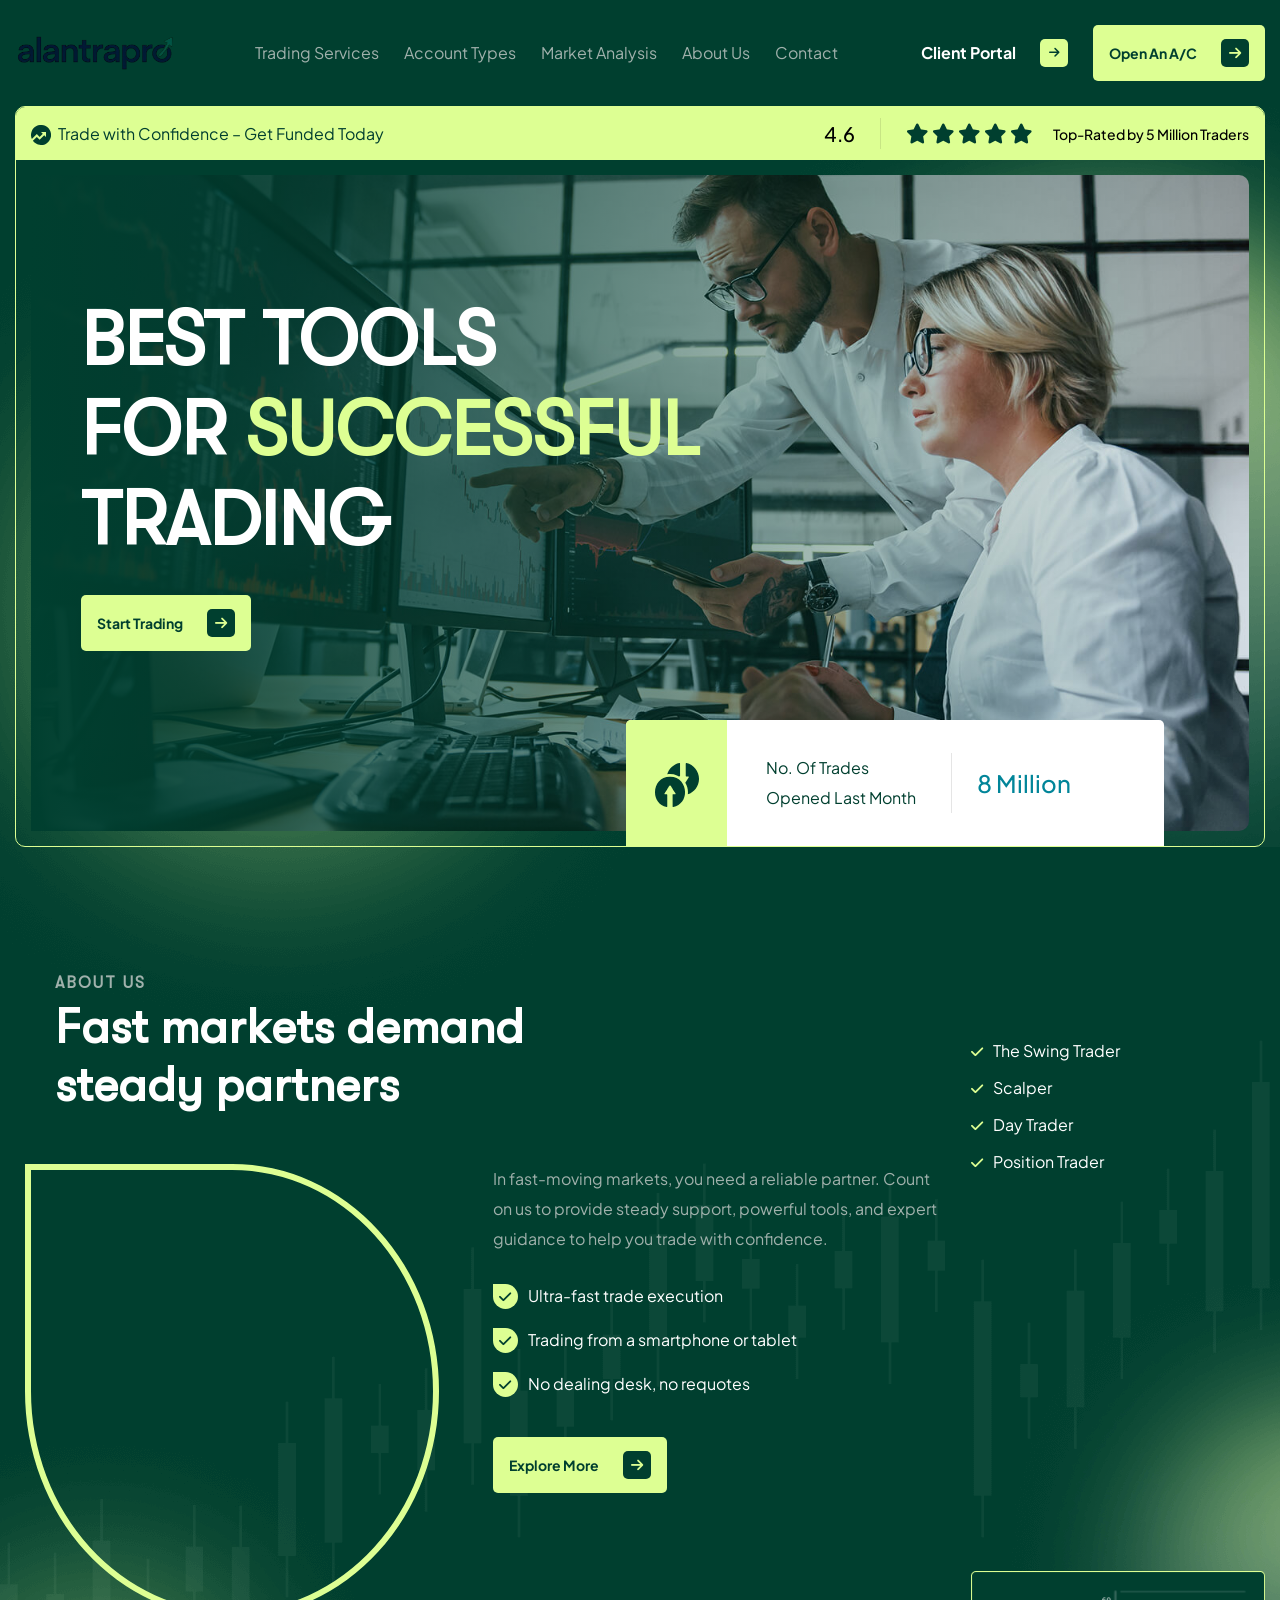
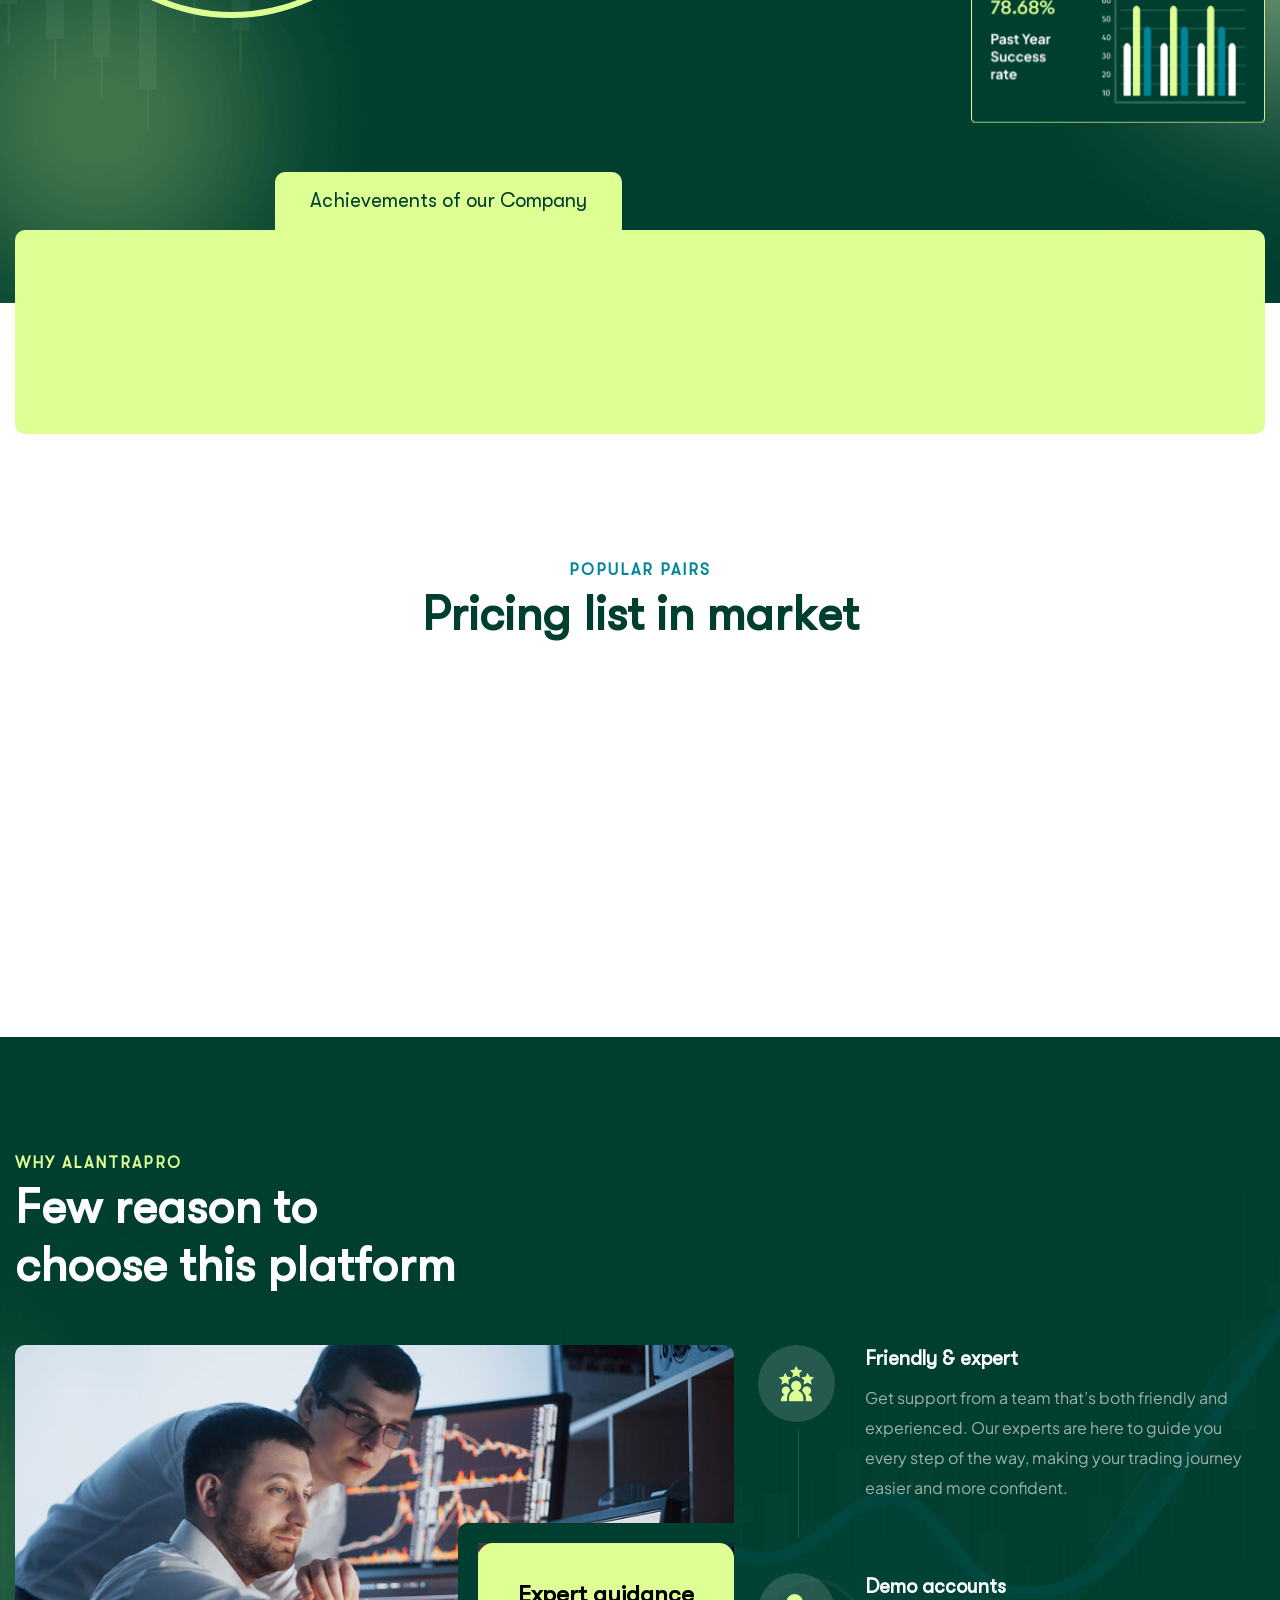
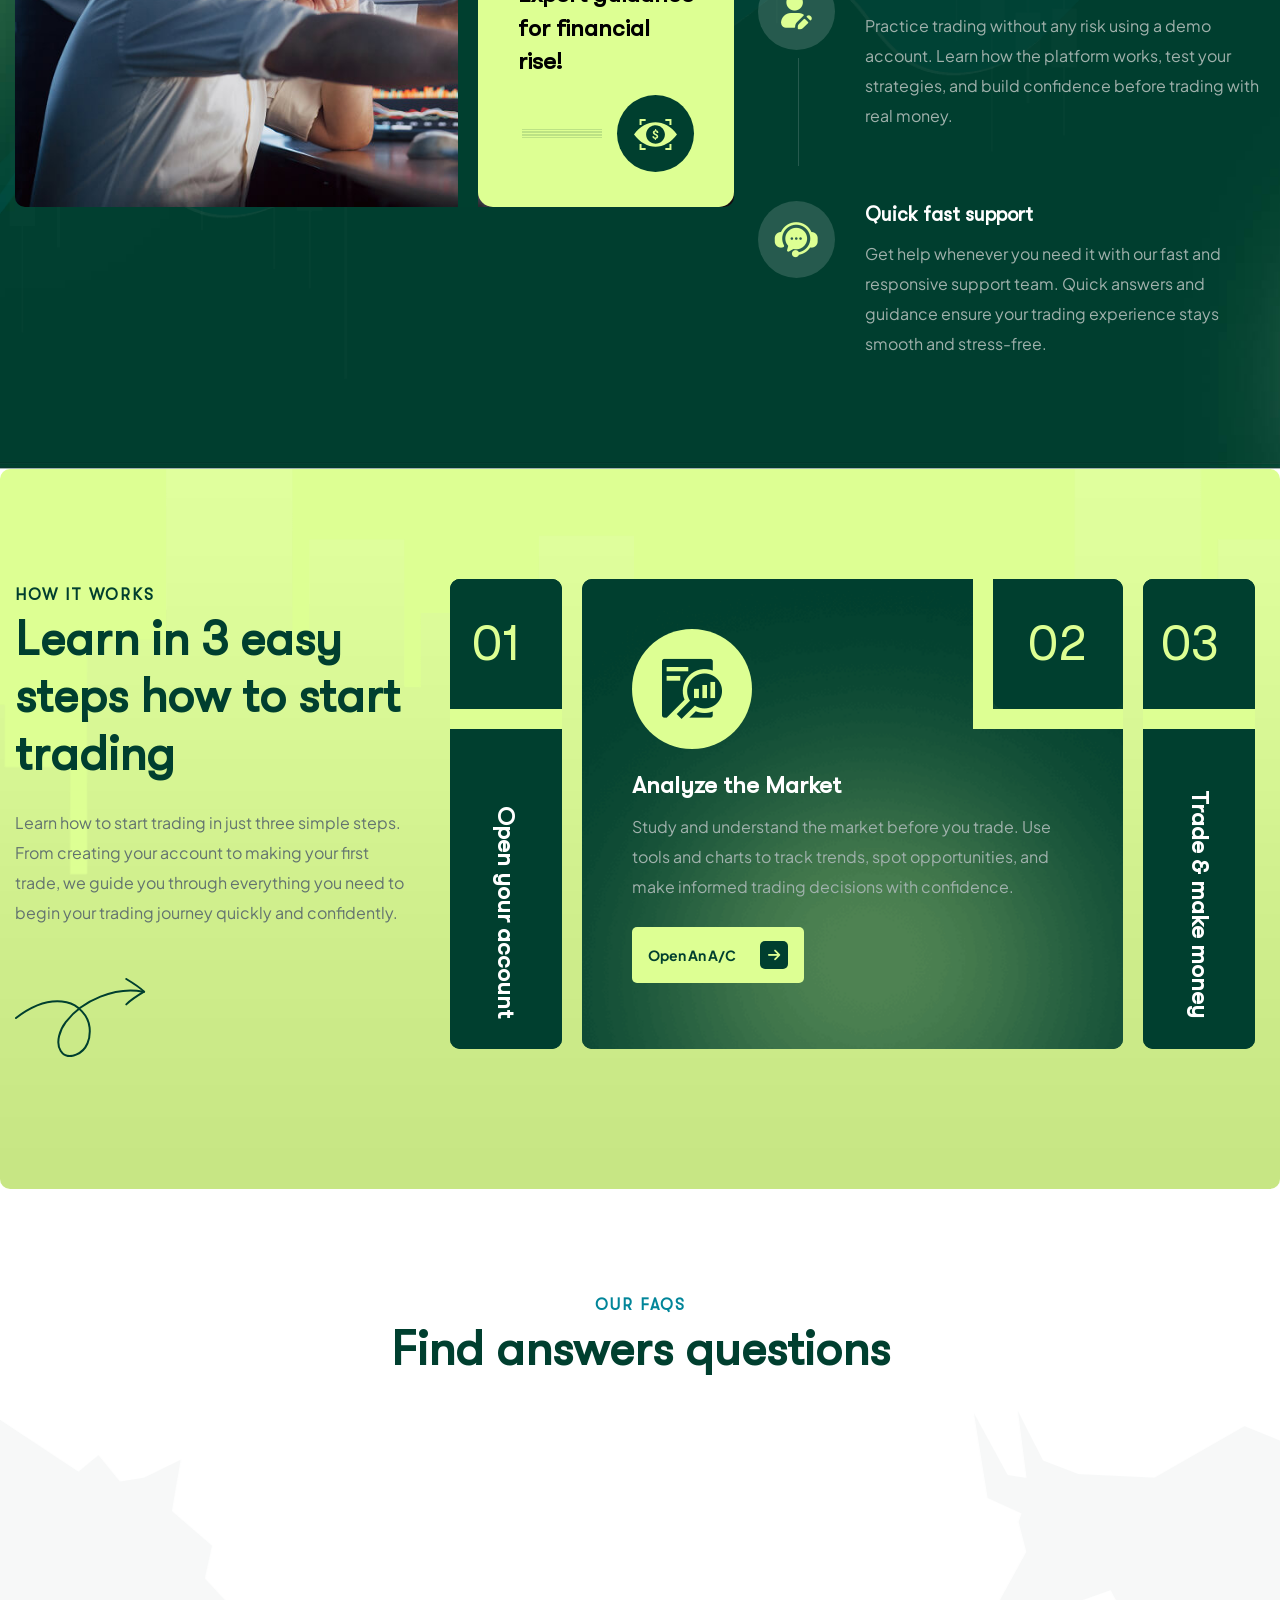
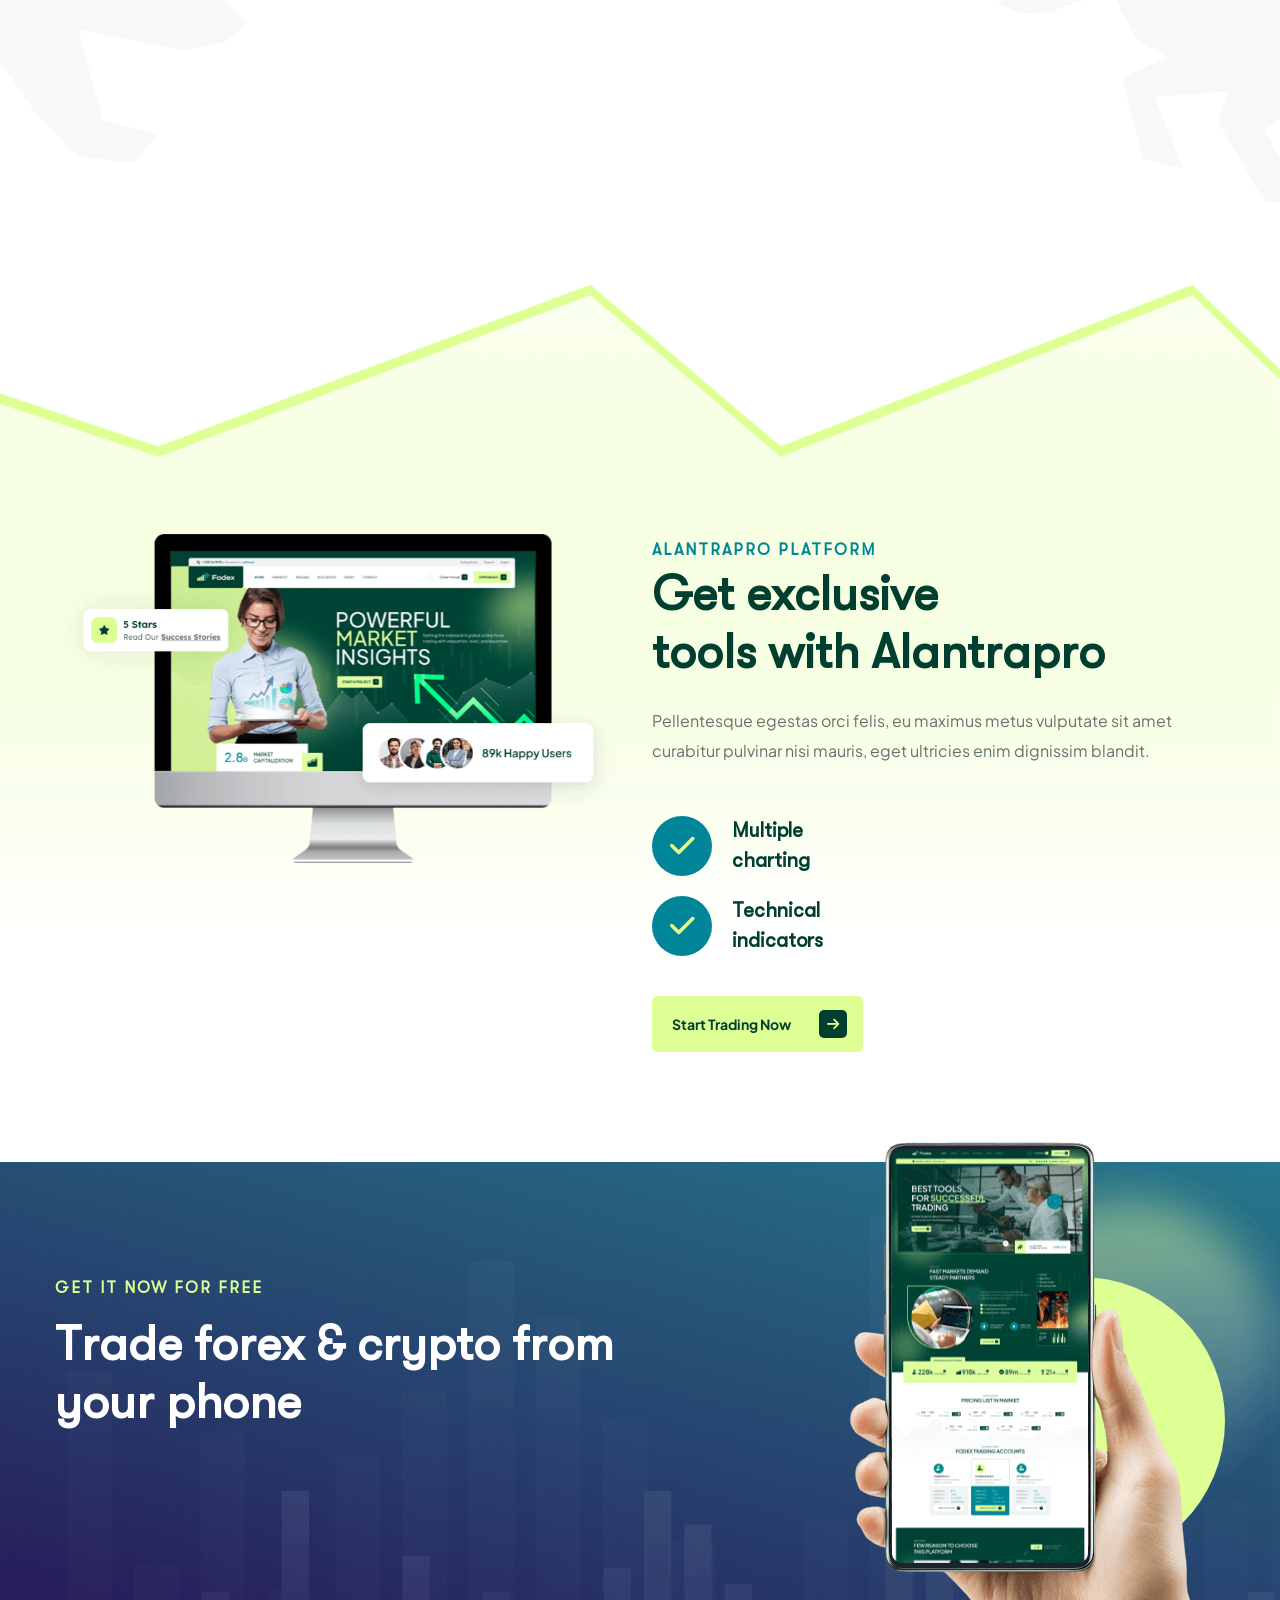
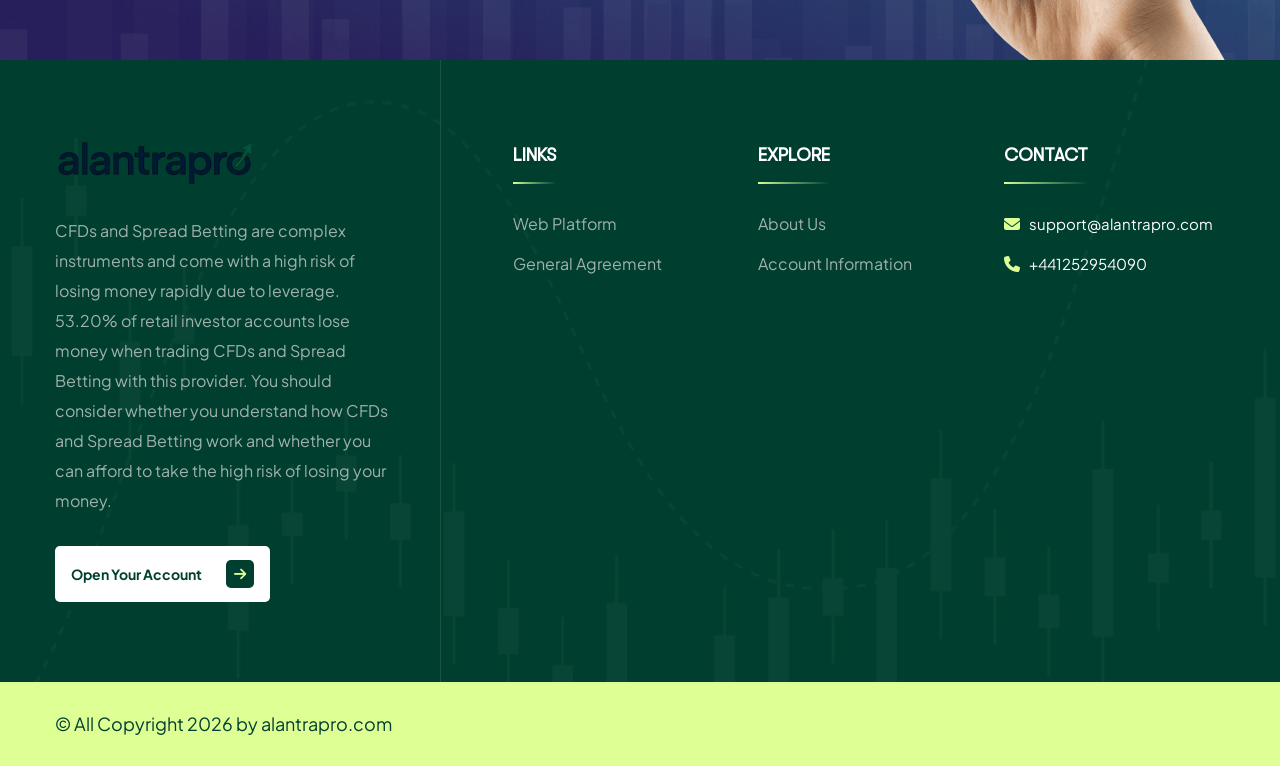
<file: index.html>
<!DOCTYPE html>
<html lang="en">
<head>
    <meta charset="utf-8">
    <title>Home</title>
    <link href="css/bootstrap.min.css" rel="stylesheet">
    <link href="css/style.css" rel="stylesheet">
    <link rel="shortcut icon" href="images/favicon.ico" type="image/x-icon">
    <link rel="icon" href="images/favicon.ico" type="image/x-icon">
    <meta http-equiv="X-UA-Compatible" content="IE=edge">
    <meta name="viewport" content="width=device-width, initial-scale=1.0, maximum-scale=1.0, user-scalable=0">
</head>
<body>
<div class="page-wrapper">
    <div class="preloader"></div>

    <!-- Main Header -->
    <header class="main-header header-style-one">
        <div class="header-lower">
            <div class="auto-container">
                <!-- Main box -->
                <div class="main-box">
                    <div class="logo-box">
                        <div class="logo" style="max-width: 160px;">
                            <a href="index.html"><img src="images/logo.png?v=2" alt="Logo"></a>
                        </div>
                    </div>
                    <!--Nav Box-->
                    <div class="nav-outer">
                        <nav class="nav main-menu">
                            <ul class="navigation">
                                <li class="dropdown">
                                    <a href="#">Trading Services</a>
                                    <ul>
                                        <li><a href="stocks.html">Stocks</a></li>
                                        <li><a href="forex.html">Forex</a></li>
                                        <li><a href="cfds.html">CFDs</a></li>
                                    </ul>
                                    <div class="dropdown-btn"><i class="fa fa-angle-down"></i></div>
                                </li>
                                <li class="dropdown">
                                    <a href="#">Account Types</a>
                                    <ul>
                                        <li><a href="account-information.html">Account Information</a></li>
                                        <li><a href="spreads.html">Spreads</a></li>
                                    </ul>
                                    <div class="dropdown-btn"><i class="fa fa-angle-down"></i></div>
                                </li>
                                <li class="dropdown">
                                    <a href="#">Market Analysis</a>
                                    <ul>
                                        <li><a href="price-tables.html">Price Tables</a></li>
                                        <li><a href="market-calendar.html">Market Calendar</a></li>
                                    </ul>
                                    <div class="dropdown-btn"><i class="fa fa-angle-down"></i></div>
                                </li>
                                <li><a href="about.html">About Us</a></li>
                                <li><a href="contact.html">Contact</a></li>
                            </ul>
                        </nav>
                    </div>
                    <!-- Main Menu End-->

                    <!-- Outer Box -->
                    <div class="outer-box">
                        <a href="https://zelvandrix.com/auth/login" class="theme-btn btn-style-six d-none d-xl-inline-flex">
                            <i class="icon-left fa fa-arrow-right"></i>
                            <span class="btn-title">Client Portal</span>
                            <i class="icon-right fa fa-arrow-right"></i>
                        </a>
                        <!-- Btn Box -->
                        <div class="btn-box">
                            <a href="https://zelvandrix.com/auth/register" class="theme-btn btn-style-one">
                                <i class="icon-left fa fa-arrow-right"></i>
                                <span class="btn-title">Open an a/c</span>
                                <i class="icon-right fa fa-arrow-right"></i>
                            </a>
                        </div>
                        <!-- Mobile Nav toggler -->
                        <div class="mobile-nav-toggler"><span class="icon lnr-icon-bars"></span></div>
                    </div>
                </div>
            </div>
        </div>

        <!-- Mobile Menu  -->
        <div class="mobile-menu">
            <div class="menu-backdrop"></div>
            <nav class="menu-box">
                <div class="upper-box">
                    <div class="nav-logo">
                        <a href="index.html"><img src="images/logo.png?v=2" alt="" title=""></a>
                    </div>
                    <div class="close-btn"><i class="icon fa fa-times"></i></div>
                </div>
                <ul class="navigation clearfix">
                    <!--Keep This Empty / Menu will come through Javascript-->
                </ul>
                <ul class="contact-list-one">
                    <li>
                        <i class="icon lnr-icon-phone-handset"></i>
                        <span class="title">Call Now</span>
                        <div class="text"><a href="tel:+441252954090">+441252954090</a></div>
                    </li>
                    <li>
                        <i class="icon lnr-icon-envelope1"></i>
                        <span class="title">Send Email</span>
                        <div class="text"><a href="mailto:support@alantrapro.com">support@alantrapro.com</a></div>
                    </li>
                    <li>
                        <i class="icon lnr-icon-map-marker"></i>
                        <span class="title">Address</span>
                        <div class="text">Alantra, 5th Floor 1 Le Pole Square, Ship Street Great Dublin, DO8E6PD
                            Ireland
                        </div>
                        <hr/>
                        <div class="text">Alantra, 5th Floor 1 Le Pole Square, Ship Street Great Dublin, DO8E6PD
                            Ireland
                        </div>
                    </li>
                </ul>
            </nav>
        </div>
        <!-- End Mobile Menu -->

        <!-- Sticky Header  -->
        <div class="sticky-header">
            <div class="auto-container">
                <div class="inner-container">
                    <div class="logo" style="max-width: 160px;">
                        <a href="index.html" title="">
                            <img src="images/logo.png?v=2" alt="" title="">
                        </a>
                    </div>
                    <!--Right Col-->
                    <div class="nav-outer">
                        <!-- Main Menu -->
                        <nav class="main-menu">
                            <div class="navbar-collapse show collapse clearfix">
                                <ul class="navigation clearfix">
                                    <!--Keep This Empty / Menu will come through Javascript-->
                                </ul>
                            </div>
                        </nav><!-- Main Menu End-->
                        <!--Mobile Navigation Toggler-->
                        <div class="mobile-nav-toggler"><span class="icon lnr-icon-bars"></span></div>
                    </div>
                </div>
            </div>
        </div><!-- End Sticky Menu -->
    </header>
    <!-- End Main Header -->

    <!-- Banner Section -->
    <section class="banner-section">
        <div class="shadow-1" style="background-image:url(images/banner/shadow-1.png)"></div>
        <div class="shadow-2" style="background-image:url(images/banner/shadow-2.png)"></div>
        <div class="auto-container">
            <div class="inner-container">
                <div class="banner-info">
                    <div class="banner-info_inner">
                        <div class="left-box">
                            <div class="text"><i><img src="images/banner/vector-3.svg" alt=""/> </i> Trade with
                                Confidence – Get Funded Today
                            </div>
                        </div>
                        <div class="right-box">
                            4.6
                            <div class="banner-rating">
                                <span class="fa fa-star"></span>
                                <span class="fa fa-star"></span>
                                <span class="fa fa-star"></span>
                                <span class="fa fa-star"></span>
                                <span class="fa fa-star"></span>
                            </div>
                            <i>Top-Rated by 5 Million Traders</i>
                        </div>
                    </div>
                </div>

                <div class="swiper banner-swiper">
                    <div class="swiper-wrapper">
                        <!-- Banner Slide -->
                        <div class="banner-slide swiper-slide">
                            <div class="outer-box">
                                <div class="inner-box">
                                    <div class="bg bg-slide-1"></div>
                                    <div class="row">
                                        <!-- Content Column -->
                                        <div class="col-xl-8">
                                            <div class="content-column">
                                                <div class="inner-column">
                                                    <h1 class="title animate-2">Best Tools <br> for
                                                        <span>successful</span> Trading</h1>
                                                    <div class="btn-box animate-4">
                                                        <a href="https://zelvandrix.com/auth/login"
                                                           class="theme-btn btn-style-one">
                                                            <i class="icon-left fa fa-arrow-right"></i>
                                                            <span class="btn-title">Start trading</span>
                                                            <i class="icon-right fa fa-arrow-right"></i>
                                                        </a>
                                                    </div>
                                                </div>
                                            </div>
                                        </div>
                                    </div>
                                </div>
                            </div>
                        </div>
                    </div>
                </div>
                <div class="bottom-box">
                    <div class="vector-icon"><img src="images/banner/vector-2.svg" alt="Image"></div>
                    <div class="text">No. of trades <br> opened last month</div>
                    <div class="totals">8 Million</div>
                </div>
            </div>
        </div>
    </section>
    <!-- End Banner Section -->

    <!-- About Section -->
    <section class="about-section" style="background-image:url(images/resource/about-1_bg.png)">
        <div class="about-shadow-1" style="background-image:url(images/resource/about-shadow.png)"></div>
        <div class="about-shadow-2" style="background-image:url(images/resource/about-shadow_1.png)"></div>
        <div class="title_box">
            <div class="auto-container">
                <!-- Sec Title -->
                <div class="sec-title light z-1">
                    <div class="sub-title mb-2">About Us</div>
                    <h2 class="tx-split-text split-in-left">Fast markets demand <br> steady partners</h2>
                </div>
            </div>
        </div>
        <div class="contents_box">
            <div class="auto-container">
                <div class="row clearfix">
                    <!-- Column -->
                    <div class="column col-lg-9">
                        <div class="row clearfix">
                            <!-- Image Column -->
                            <div class="col-lg-6 col-md-10 wow fadeInLeft" data-wow-delay="300ms">
                                <div class="image-column">
                                    <div class="inner-column">
                                        <div class="image-box">
                                            <div class="circle-border"></div>
                                            <figure class="image"><img src="images/resource/about-1.jpg" alt="Image">
                                            </figure>
                                        </div>
                                    </div>
                                </div>
                            </div>
                            <!-- Content Column -->
                            <div class="col-lg-6 wow fadeInRight" data-wow-delay="300ms">
                                <div class="content-column">
                                    <div class="inner-column">
                                        <div class="about-one_text">
                                            In fast-moving markets, you need a reliable partner. Count on us to provide
                                            steady support, powerful tools, and expert guidance to help you trade with
                                            confidence.
                                        </div>
                                        <!-- List Style Two -->
                                        <ul class="list-style-two">
                                            <li><i class="fa fa-check"></i>Ultra-fast trade execution</li>
                                            <li><i class="fa fa-check"></i>Trading from a smartphone or tablet</li>
                                            <li><i class="fa fa-check"></i>No dealing desk, no requotes</li>
                                        </ul>
                                        <!-- End List Style Two -->

                                        <!-- About One Button -->
                                        <div class="about-one_button mb-3">
                                            <a href="about.html" class="theme-btn btn-style-one">
                                                <i class="icon-left fa fa-arrow-right"></i>
                                                <span class="btn-title">Explore more</span>
                                                <i class="icon-right fa fa-arrow-right"></i>
                                            </a>
                                        </div>
                                    </div>
                                </div>
                            </div>
                        </div>
                    </div>
                    <!-- Column -->
                    <div class="column col-lg-3 col-md-10">
                        <!-- List Style Three -->
                        <ul class="list-style-three">
                            <li><i class="fa fa-check"></i>The Swing Trader</li>
                            <li><i class="fa fa-check"></i>Scalper</li>
                            <li><i class="fa fa-check"></i>Day Trader</li>
                            <li><i class="fa fa-check"></i>Position Trader</li>
                        </ul>
                        <!-- End List Style Three -->

                        <div class="image-box_two">
                            <img src="images/resource/about-2.jpg" alt="Image">
                        </div>

                        <div class="about-one_stats">
                            <img src="images/resource/about-stats.png" alt="Image">
                        </div>
                    </div>
                </div>
            </div>
        </div>
    </section>
    <!-- End About Section -->

    <!-- Funfact Section -->
    <section class="funfact-section">
        <div class="auto-container">
            <div class="funfact-title">Achievements of our Company</div>
            <div class="inner-container">
                <div class="fact-counter">
                    <div class="row">
                        <!-- Counter Block -->
                        <div class="col-xl-3 col-sm-6 wow fadeInUp">
                            <div class="counter-block">
                                <div class="inner-box">
                                    <div class="icon-box"><i class="icon flaticon-forex-Layer_1-16"></i></div>
                                    <div class="count-box"><span class="count-text" data-speed="3000"
                                                                 data-stop="228">0</span>k
                                    </div>
                                    <div class="text"><i class="icon fa fa-arrow-right"></i> Active traders</div>
                                </div>
                            </div>
                        </div>
                        <!-- Counter Block -->
                        <div class="col-xl-3 col-sm-6 wow fadeInUp" data-wow-delay="300ms">
                            <div class="counter-block">
                                <div class="inner-box">
                                    <div class="icon-box"><i class="icon flaticon-forex-Layer_1-20"></i></div>
                                    <div class="count-box"><span class="count-text" data-speed="3000"
                                                                 data-stop="918">0</span>K
                                    </div>
                                    <div class="text"><i class="icon fa fa-arrow-right"></i> Market capital</div>
                                </div>
                            </div>
                        </div>
                        <!-- Counter Block -->
                        <div class="col-xl-3 col-sm-6 wow fadeInUp" data-wow-delay="600ms">
                            <div class="counter-block">
                                <div class="inner-box">
                                    <div class="icon-box"><i class="icon flaticon-forex-Layer_1-21"></i></div>
                                    <div class="count-box"><span class="count-text" data-speed="3000"
                                                                 data-stop="89">0</span>M
                                    </div>
                                    <div class="text"><i class="icon fa fa-arrow-right"></i> Total revenue</div>
                                </div>
                            </div>
                        </div>
                        <!-- Counter Block -->
                        <div class="column col-xl-3 col-sm-6 wow fadeInUp" data-wow-delay="900ms">
                            <div class="counter-block">
                                <div class="inner-box">
                                    <div class="icon-box"><i class="icon flaticon-forex-Layer_1-22"></i></div>
                                    <div class="count-box"><span class="count-text" data-speed="3000"
                                                                 data-stop="21">0</span>+
                                    </div>
                                    <div class="text"><i class="icon fa fa-arrow-right"></i> Total revenue</div>
                                </div>
                            </div>
                        </div>
                    </div>
                </div>
            </div>
        </div>
    </section>
    <!-- End Funfact Section -->

    <!-- Market Section -->
    <section class="market-section">
        <div class="sec-title text-center">
            <div class="sub-title mb-2">Popular Pairs</div>
            <h2 class="tx-split-text split-in-left">Pricing list in market</h2>
        </div>
        <div class="auto-container">
            <div class="row justify-content-center">

                <!-- Market Block One -->
                <div class="col-xxl-4 col-xl-auto col-lg-6">
                    <div class="market-block_one">
                        <div class="market-block_one-inner wow fadeInUp" data-wow-delay="150ms">
                            <div class="content-box">
                                <div class="left-box">
                                    <i class="icon fa fa-arrow-right"></i>
                                    <div class="meta">
                                        <div class="name">eur <span>usd</span></div>
                                        <div class="price">Sell <span>$1.03780</span></div>
                                    </div>
                                </div>
                                <div class="right-box">
                                    <div class="content-box2">
                                        <span>+0.16</span>
                                        <div class="buy">Buy <span>$1.03680</span></div>
                                    </div>
                                    <a href="https://zelvandrix.com/auth/login" class="theme-btn btn-style-eight">
                                        <i class="icon-left fa fa-arrow-right"></i>
                                        <span class="btn-title">Trade</span>
                                        <i class="icon-right fa fa-arrow-right"></i>
                                    </a>
                                </div>
                            </div>
                        </div>
                    </div>
                </div>

                <!-- Market Block One -->
                <div class="col-xxl-4 col-xl-auto col-lg-6">
                    <div class="market-block_one">
                        <div class="market-block_one-inner wow fadeInUp" data-wow-delay="300ms">
                            <div class="content-box">
                                <div class="left-box">
                                    <i class="icon down fa fa-arrow-right"></i>
                                    <div class="meta">
                                        <div class="name">gbp <span>usd</span></div>
                                        <div class="price">Sell <span>$1.03780</span></div>
                                    </div>
                                </div>
                                <div class="right-box down">
                                    <div class="content-box2">
                                        <span>-0.23</span>
                                        <div class="buy">Buy <span>$1.03680</span></div>
                                    </div>
                                    <a href="https://zelvandrix.com/auth/login" class="theme-btn btn-style-eight">
                                        <i class="icon-left fa fa-arrow-right"></i>
                                        <span class="btn-title">Trade</span>
                                        <i class="icon-right fa fa-arrow-right"></i>
                                    </a>
                                </div>
                            </div>
                        </div>
                    </div>
                </div>

                <!-- Market Block One -->
                <div class="col-xxl-4 col-xl-auto col-lg-6">
                    <div class="market-block_one">
                        <div class="market-block_one-inner wow fadeInUp" data-wow-delay="450ms">
                            <div class="content-box">
                                <div class="left-box">
                                    <i class="icon fa fa-arrow-right"></i>
                                    <div class="meta">
                                        <div class="name">eur <span>usd</span></div>
                                        <div class="price">Sell <span>$1.03780</span></div>
                                    </div>
                                </div>
                                <div class="right-box">
                                    <div class="content-box2">
                                        <span>+0.16</span>
                                        <div class="buy">Buy <span>$1.03680</span></div>
                                    </div>
                                    <a href="https://zelvandrix.com/auth/login" class="theme-btn btn-style-eight">
                                        <i class="icon-left fa fa-arrow-right"></i>
                                        <span class="btn-title">Trade</span>
                                        <i class="icon-right fa fa-arrow-right"></i>
                                    </a>
                                </div>
                            </div>
                        </div>
                    </div>
                </div>

                <!-- Market Block One -->
                <div class="col-xxl-4 col-xl-auto col-lg-6">
                    <div class="market-block_one">
                        <div class="market-block_one-inner wow fadeInUp" data-wow-delay="600ms">
                            <div class="content-box">
                                <div class="left-box">
                                    <i class="icon fa fa-arrow-right"></i>
                                    <div class="meta">
                                        <div class="name">cad <span>usd</span></div>
                                        <div class="price">Sell <span>$1.03780</span></div>
                                    </div>
                                </div>
                                <div class="right-box">
                                    <div class="content-box2">
                                        <span>+0.16</span>
                                        <div class="buy">Buy <span>$1.03680</span></div>
                                    </div>
                                    <a href="https://zelvandrix.com/auth/login" class="theme-btn btn-style-eight">
                                        <i class="icon-left fa fa-arrow-right"></i>
                                        <span class="btn-title">Trade</span>
                                        <i class="icon-right fa fa-arrow-right"></i>
                                    </a>
                                </div>
                            </div>
                        </div>
                    </div>
                </div>

                <!-- Market Block One -->
                <div class="col-xxl-4 col-xl-auto col-lg-6">
                    <div class="market-block_one">
                        <div class="market-block_one-inner wow fadeInUp" data-wow-delay="750ms">
                            <div class="content-box">
                                <div class="left-box">
                                    <i class="icon down fa fa-arrow-right"></i>
                                    <div class="meta">
                                        <div class="name">jpy <span>usd</span></div>
                                        <div class="price">Sell <span>$1.03780</span></div>
                                    </div>
                                </div>
                                <div class="right-box down">
                                    <div class="content-box2">
                                        <span>-0.68</span>
                                        <div class="buy">Buy <span>$1.03680</span></div>
                                    </div>
                                    <a href="https://zelvandrix.com/auth/login" class="theme-btn btn-style-eight">
                                        <i class="icon-left fa fa-arrow-right"></i>
                                        <span class="btn-title">Trade</span>
                                        <i class="icon-right fa fa-arrow-right"></i>
                                    </a>
                                </div>
                            </div>
                        </div>
                    </div>
                </div>
            </div>
        </div>
    </section>
    <!-- End Market Section -->

    <!-- Platform Section -->
    <section class="platform-section">
        <div class="platform-one_bg bg" style="background-image:url(images/background/platform-1.png)"></div>
        <div class="platform-one_bg-2 bg" style="background-image:url(images/background/platform-2.png)"></div>
        <div class="platform-one_bg-3 bg" style="background-image:url(images/background/platform-3.jpg)"></div>
        <div class="auto-container">
            <!-- Sec Title -->
            <div class="sec-title light">
                <div class="d-sm-flex justify-content-sm-between aligns-item-sm-center flex-sm-wrap">
                    <div class="left-box">
                        <div class="sub-title style-two mb-2">Why Alantrapro</div>
                        <h2 class="tx-split-text split-in-left">Few reason to <br> choose this platform</h2>
                    </div>
                </div>
            </div>
            <!-- End Sec Title -->
            <div class="row clearfix">
                <!-- Image Column -->
                <div class="col-lg-7">
                    <div class="image-column">
                        <div class="image w-100 wow fadeInUp" data-wow-delay="150ms">
                            <img src="images/resource/forex.jpg" alt=""/>
                            <div class="guide-outer">
                                <div class="inner">
                                    <h4>Expert guidance <br> for financial <br> rise!</h4>
                                    <div class="text-right">
                                        <span class="icon"><img src="images/icons/eye.svg" alt=""/></span>
                                    </div>
                                </div>
                            </div>
                        </div>
                    </div>
                </div>
                <!-- Content Column -->
                <div class="col-lg-5">
                    <div class="content-column">
                        <div class="inner-column">

                            <!-- PlatForm Style One -->
                            <div class="platform-block_one">
                                <div class="platform-block_one-inner wow fadeInUp" data-wow-delay="150ms">
                                    <div class="icon"><span class="flaticon-forex-Layer_1-13"></span></div>
                                    <div class="content-box">
                                        <h5 class="title">Friendly & expert</h5>
                                        <div class="text">
                                            Get support from a team that’s both friendly and experienced. Our experts
                                            are here to guide you every step of the way, making your trading journey
                                            easier and more confident.
                                        </div>
                                    </div>
                                </div>
                            </div>

                            <!-- PlatForm Style One -->
                            <div class="platform-block_one">
                                <div class="platform-block_one-inner wow fadeInUp" data-wow-delay="300ms">
                                    <div class="icon"><span class="flaticon-forex-Layer_1-14"></span></div>
                                    <div class="content-box">
                                        <h5 class="title">Demo accounts</h5>
                                        <div class="text">
                                            Practice trading without any risk using a demo account. Learn how the
                                            platform works, test your strategies, and build confidence before trading
                                            with real money.
                                        </div>
                                    </div>
                                </div>
                            </div>

                            <!-- PlatForm Style One -->
                            <div class="platform-block_one">
                                <div class="platform-block_one-inner wow fadeInUp" data-wow-delay="450ms">
                                    <div class="icon"><span class="flaticon-forex-Layer_1-15"></span></div>
                                    <div class="content-box">
                                        <h5 class="title">Quick fast support</h5>
                                        <div class="text">
                                            Get help whenever you need it with our fast and responsive support team.
                                            Quick answers and guidance ensure your trading experience stays smooth and
                                            stress-free.
                                        </div>
                                    </div>
                                </div>
                            </div>
                        </div>
                    </div>
                </div>
            </div>
        </div>
    </section>
    <!-- End Marquee Section -->

    <!-- Steps Section -->
    <section class="steps-section">
        <div class="steps-one_bg bg" style="background-image:url(images/background/step-bg.png)"></div>
        <div class="auto-container">
            <div class="row clearfix">
                <!-- Title Column -->
                <div class="col-lg-4">
                    <div class="title-column">
                        <div class="inner-column">
                            <div class="sec-title ">
                                <div class="sub-title style-three mb-2">how it works</div>
                                <h2 class="tx-split-text split-in-left">Learn in 3 easy steps how to start trading</h2>
                                <div class="text">
                                    Learn how to start trading in just three simple steps. From creating your account to
                                    making your first trade, we guide you through everything you need to begin your
                                    trading journey quickly and confidently.
                                </div>
                            </div>
                            <div class="steps-play-box">
                                <div class="arrow d-none d-xl-block"><img src="images/icons/arrow-1.svg" alt=""/></div>
                            </div>
                        </div>
                    </div>
                </div>
                <!-- Title Column -->
                <div class="col-lg-8">
                    <div class="title-column">
                        <div class="outer-box">
                            <!-- Step Block One -->
                            <div class="step-block_one">
                                <div class="inner-box">
                                    <div class="steps-block_one-bg bg"
                                         style="background-image:url(images/background/step-bg-1.png)"></div>
                                    <div class="content-box">
                                        <div class="post-number">
                                            <span>01</span>
                                        </div>
                                        <div class="icon"><span class="flaticon-forex-Layer_1-2"></span></div>
                                        <h4 class="title"><a href="https://zelvandrix.com/auth/register">Open your
                                            account</a></h4>
                                        <div class="text">
                                            Create your trading account in just a few minutes. Simply sign up, verify
                                            your details, and get ready to access the platform and start your trading
                                            journey.
                                        </div>
                                        <!-- Btn Box -->
                                        <div class="btn-box">
                                            <a href="https://zelvandrix.com/auth/register"
                                               class="theme-btn btn-style-one">
                                                <i class="icon-left fa fa-arrow-right"></i>
                                                <span class="btn-title">Open an a/c</span>
                                                <i class="icon-right fa fa-arrow-right"></i>
                                            </a>
                                        </div>
                                    </div>
                                    <div class="content-box-hover">
                                        <div class="content-box-number">01</div>
                                        <h4 class="title"><a href="https://zelvandrix.com/auth/register">Open your
                                            account</a></h4>
                                    </div>
                                </div>
                            </div>
                            <!-- Step Block One -->
                            <div class="step-block_one">
                                <div class="inner-box">
                                    <div class="steps-block_one-bg bg"
                                         style="background-image:url(images/background/step-bg-1.png)"></div>
                                    <div class="content-box">
                                        <div class="post-number">
                                            <span>02</span>
                                        </div>
                                        <div class="icon"><span class="flaticon-forex-Layer_1-2"></span></div>
                                        <h4 class="title"><a href="contact.html">Analyze the Market</a></h4>
                                        <div class="text">
                                            Study and understand the market before you trade. Use tools and charts to
                                            track trends, spot opportunities, and make informed trading decisions with
                                            confidence.
                                        </div>
                                        <!-- Btn Box -->
                                        <div class="btn-box">
                                            <a href="https://zelvandrix.com/auth/register"
                                               class="theme-btn btn-style-one">
                                                <i class="icon-left fa fa-arrow-right"></i>
                                                <span class="btn-title">Open an a/c</span>
                                                <i class="icon-right fa fa-arrow-right"></i>
                                            </a>
                                        </div>
                                    </div>
                                    <div class="content-box-hover">
                                        <div class="content-box-number">02</div>
                                        <h4 class="title"><a href="https://zelvandrix.com/auth/register">Analyze the
                                            Market</a></h4>
                                    </div>
                                </div>
                            </div>
                            <!-- Step Block One -->
                            <div class="step-block_one">
                                <div class="inner-box">
                                    <div class="steps-block_one-bg bg"
                                         style="background-image:url(images/background/step-bg-1.png)"></div>
                                    <div class="content-box">
                                        <div class="post-number">
                                            <span>03</span>
                                        </div>
                                        <div class="icon"><span class="flaticon-forex-Layer_1-2"></span></div>
                                        <h4 class="title"><a href="https://zelvandrix.com/auth/login">Trade & make
                                            money</a></h4>
                                        <div class="text">
                                            Start trading and take advantage of market opportunities. Apply your
                                            strategy, manage your risk, and aim to grow your profits over time.
                                        </div>
                                        <!-- Btn Box -->
                                        <div class="btn-box">
                                            <a href="https://zelvandrix.com/auth/register"
                                               class="theme-btn btn-style-one">
                                                <i class="icon-left fa fa-arrow-right"></i>
                                                <span class="btn-title">Open an a/c</span>
                                                <i class="icon-right fa fa-arrow-right"></i>
                                            </a>
                                        </div>
                                    </div>
                                    <div class="content-box-hover">
                                        <div class="content-box-number">03</div>
                                        <h4 class="title"><a href="https://zelvandrix.com/auth/register">Trade & make
                                            money</a></h4>
                                    </div>
                                </div>
                            </div>
                        </div>
                    </div>
                </div>
            </div>
        </div>
    </section>
    <!-- End Steps Section -->

    <section class="faq-section">
        <div class="faq_bg-1" data-parallax='{"x" : 50}'
             style="background-image:url(images/background/faq-1.png)"></div>
        <div class="faq_bg-2" data-parallax='{"x" : -50}'
             style="background-image:url(images/background/faq-2.png)"></div>
        <div class="auto-container">
            <div class="sec-title centered">
                <div class="sub-title mb-2">our faqs</div>
                <h2 class="tx-split-text split-in-left">Find answers questions</h2>
            </div>
            <div class="inner-container wow fadeInUp" data-wow-delay="150ms">
                <!-- Accordion Box -->
                <ul class="accordion-box">
                    <!-- Block -->
                    <li class="accordion block">
                        <div class="acc-btn">
                            <div class="icon-outer"><span class="icon icon-plus fa fa-plus"></span> <span
                                    class="icon icon-minus fa fa-minus"></span></div>
                            How can i start forex trading?
                        </div>
                        <div class="acc-content">
                            <div class="content">
                                <div class="text">
                                    You can start forex trading by first learning the basics of how currency markets
                                    work, including concepts like currency pairs, leverage, and risk management. Then,
                                    choose a reliable trading platform and open a demo account to practice without
                                    risking real money. Once you feel comfortable, you can create a trading plan,
                                    deposit funds, and begin trading small amounts while continuing to learn and improve
                                    your strategy.
                                </div>
                            </div>
                        </div>
                    </li>
                    <!-- Block -->
                    <li class="accordion block">
                        <div class="acc-btn">
                            <div class="icon-outer"><span class="icon icon-plus fa fa-plus"></span> <span
                                    class="icon icon-minus fa fa-minus"></span></div>
                            Is my funds are safe in Alantrapro?
                        </div>
                        <div class="acc-content">
                            <div class="content">
                                <div class="text">
                                    Yes, your funds are generally safe with Alantrapro as long as you follow standard
                                    security practices like using strong passwords and enabling account verification.
                                    It’s always recommended to review their policies and ensure you understand how they
                                    handle client funds before investing.
                                </div>
                            </div>
                        </div>
                    </li>
                    <!-- Block -->
                    <li class="accordion block">
                        <div class="acc-btn">
                            <div class="icon-outer"><span class="icon icon-plus fa fa-plus"></span> <span
                                    class="icon icon-minus fa fa-minus"></span></div>
                            How to withdraw money from Alantrapro?
                        </div>
                        <div class="acc-content">
                            <div class="content">
                                <div class="text">
                                    To withdraw money from Alantrapro, you can log into your account, go to the
                                    withdrawal section, choose your preferred payment method, enter the amount, and
                                    submit the request. After that, you just need to wait for the processing time until
                                    the funds are transferred to your account.
                                </div>
                            </div>
                        </div>
                    </li>
                    <!-- Block -->
                    <li class="accordion block">
                        <div class="acc-btn">
                            <div class="icon-outer"><span class="icon icon-plus fa fa-plus"></span> <span
                                    class="icon icon-minus fa fa-minus"></span></div>
                            Can i open multiple accounts?
                        </div>
                        <div class="acc-content">
                            <div class="content">
                                <div class="text">
                                    Yes, you can open multiple accounts on Alantrapro. Some platforms allow users to
                                    manage more than one account for different strategies or purposes, as long as they
                                    follow the platform’s terms and conditions.
                                </div>
                            </div>
                        </div>
                    </li>
                </ul>
            </div>
        </div>
    </section>
    <!-- Faq Section -->

    <!-- Trading Two -->
    <section class="trading-two">
        <div class="trading-two_bg bg" style="background-image:url(images/background/trading-bg-1.png)"></div>
        <div class="auto-container">
            <div class="row clearfix">
                <div class="col-lg-6">
                    <div class="image-column">
                        <div class="inner-column">
                            <div class="image wow fadeInLeft" data-wow-delay="300ms">
                                <img src="images/resource/app.png" alt=""/>
                            </div>
                        </div>
                    </div>
                </div>
                <div class="col-lg-6">
                    <div class="content-column">
                        <div class="inner-column">
                            <div class="sec-title">
                                <div class="sub-title mb-2">Alantrapro platform</div>
                                <h2 class="tx-split-text split-in-left">Get exclusive <br class="d-none d-lg-block">
                                    tools with Alantrapro</h2>
                                <div class="text">Pellentesque egestas orci felis, eu maximus metus vulputate sit amet
                                    curabitur pulvinar nisi mauris, eget ultricies enim dignissim blandit.
                                </div>
                            </div>
                            <!-- Trading Block Two -->
                            <div class="trading-block_two">
                                <div class="trading-block_two-inner wow fadeInUp" data-wow-delay="150ms">
                                    <div class="icon"><i class="fa fa-check"></i></div>
                                    Multiple <br> charting
                                </div>
                            </div>
                            <!-- Trading Block Two -->
                            <div class="trading-block_two">
                                <div class="trading-block_two-inner wow fadeInUp" data-wow-delay="300ms">
                                    <div class="icon"><i class="fa fa-check"></i></div>
                                    Technical <br> indicators
                                </div>
                            </div>
                            <div class="btn-box wow fadeInUp" data-wow-delay="450ms">
                                <a href="https://zelvandrix.com/auth/login" class="theme-btn btn-style-three">
                                    <i class="icon-left fa fa-arrow-right"></i>
                                    <span class="btn-title">Start trading now</span>
                                    <i class="icon-right fa fa-arrow-right"></i>
                                </a>
                            </div>
                        </div>
                    </div>
                </div>
            </div>
        </div>
    </section>
    <!-- End Trading Two -->

    <!-- CTA Section -->
    <section class="cta-section" style="background-image:url(images/background/cta-bg.jpg)">
        <div class="cta-pattern" style="background-image:url(images/background/cta-1.png)"></div>
        <div class="auto-container">
            <div class="row clearfix">
                <!-- Column -->
                <div class="col-lg-7">
                    <div class="content-column">
                        <div class="inner-column wow fadeInUp" data-wow-delay="150ms">
                            <!-- Sec Title -->
                            <div class="sec-title light">
                                <div class="sub-title style-two">Get it now for free</div>
                                <h2 class="tx-split-text split-in-left">Trade forex & crypto from <br> your phone</h2>
                            </div>
                            <div class="cta-buttons">
                            </div>
                        </div>
                    </div>
                </div>
                <!-- Column -->
                <div class="col-lg-5">
                    <div class="image-column">
                        <div class="inner-column">
                            <div class="cta-shadow"
                                 style="background-image:url(images/background/cta-shadow.png)"></div>
                            <div class="circle"></div>
                            <div class="image wow fadeInRight" data-wow-delay="300ms">
                                <img src="images/resource/app-1.png" alt=""/>
                            </div>
                        </div>
                    </div>
                </div>
            </div>
        </div>
    </section>
    <!-- End CTA Section -->

    <!-- Main Footer -->
    <footer class="main-footer">
        <div class="main-footer_pattern bg" style="background-image:url(images/background/footer-bg.png)"></div>
        <div class="auto-container">
            <div class="widgets-section">
                <div class="row clearfix">
                    <div class="big-column col-lg-4">
                        <div class="footer_column">
                            <div class="footer-widget logo-widget">
                                <div class="footer-logo" style="max-width: 200px;">
                                    <a href="index.html"><img src="images/logo.png?v=2"></a>
                                </div>
                                <div class="footer-text">
                                    CFDs and Spread Betting are complex instruments and come with a high risk of losing
                                    money rapidly due to leverage. 53.20% of retail investor accounts lose money when
                                    trading CFDs and Spread Betting with this provider. You should consider whether you
                                    understand how CFDs and Spread Betting work and whether you can afford to take the
                                    high risk of losing your money.
                                </div>
                                <div class="btn-box mt-30">
                                    <a href="https://zelvandrix.com/auth/register" class="theme-btn btn-style-four">
                                        <i class="icon-left fa fa-arrow-right"></i>
                                        <span class="btn-title">Open Your Account</span>
                                        <i class="icon-right fa fa-arrow-right"></i>
                                    </a>
                                </div>
                            </div>
                        </div>
                    </div>
                    <div class="big-column col-lg-8">
                        <div class="inner-column">
                            <div class="row clearfix">
                                <!-- Footer Column -->
                                <div class="column col-lg-4 col-md-4 col-sm-12">
                                    <div class="footer_column">
                                        <div class="footer-widget links-widget">
                                            <h6 class="footer-title">Links</h6>
                                            <ul class="footer-list">
                                                <li><a href="#">Web Platform</a></li>
                                                <li><a href="./Agreement_AlantraPro.pdf">General Agreement</a></li>
                                            </ul>
                                        </div>
                                    </div>
                                </div>
                                <!-- Footer Column -->
                                <div class="column col-lg-4 col-md-4 col-sm-12">
                                    <div class="footer_column">
                                        <div class="footer-widget links-widget">
                                            <h6 class="footer-title">Explore</h6>
                                            <ul class="footer-list">
                                                <li><a href="./about.html">About Us</a></li>
                                                <li><a href="./account-information.html">Account Information</a></li>
                                            </ul>
                                        </div>
                                    </div>
                                </div>
                                <!-- Footer Column -->
                                <div class="column col-lg-4 col-md-4 col-sm-12">
                                    <div class="footer_column">
                                        <div class="footer-widget links-widget">
                                            <h6 class="footer-title">contact</h6>
                                            <ul class="footer-contact_list">
                                                <li>
                                                    <i class="fa fa-envelope"></i>
                                                    <a href="mailto:support@alantrapro.com" style="font-size: 15px;">
                                                        support@alantrapro.com
                                                    </a>
                                                </li>
                                                <li>
                                                    <i class="fa fa-phone"></i>
                                                    <a href="tel:+441252954090" style="font-size: 15px;">
                                                        +441252954090
                                                    </a>
                                                </li>
                                            </ul>
                                        </div>
                                    </div>
                                </div>
                            </div>
                        </div>
                    </div>
                </div>
            </div>
        </div>
        <div class="footer-bottom">
            <div class="auto-container">
                <div class="content-box">
                    <div class="copyright"> &copy; All Copyright 2026 by alantrapro.com</div>
                </div>
            </div>
        </div>
    </footer>
    <!-- End Main Footer -->
</div>

<script src="js/jquery.js"></script>
<script src="js/popper.min.js"></script>
<script src="js/bootstrap.min.js"></script>
<script src="js/jquery.fancybox.js"></script>
<script src="js/wow.js"></script>
<script src="js/appear.js"></script>
<script src="js/swiper.min.js"></script>
<script src="js/gsap.min.js"></script>
<script src="js/ScrollTrigger.min.js"></script>
<script src="js/SplitText.min.js"></script>
<script src="js/splitType.js"></script>
<script src="js/parallax-scroll.js"></script>
<script src="js/element-in-view.js"></script>
<script src="js/script.js?v=1"></script>
<script src="js/script-gsap.js"></script>
</body>
</html>
</file>
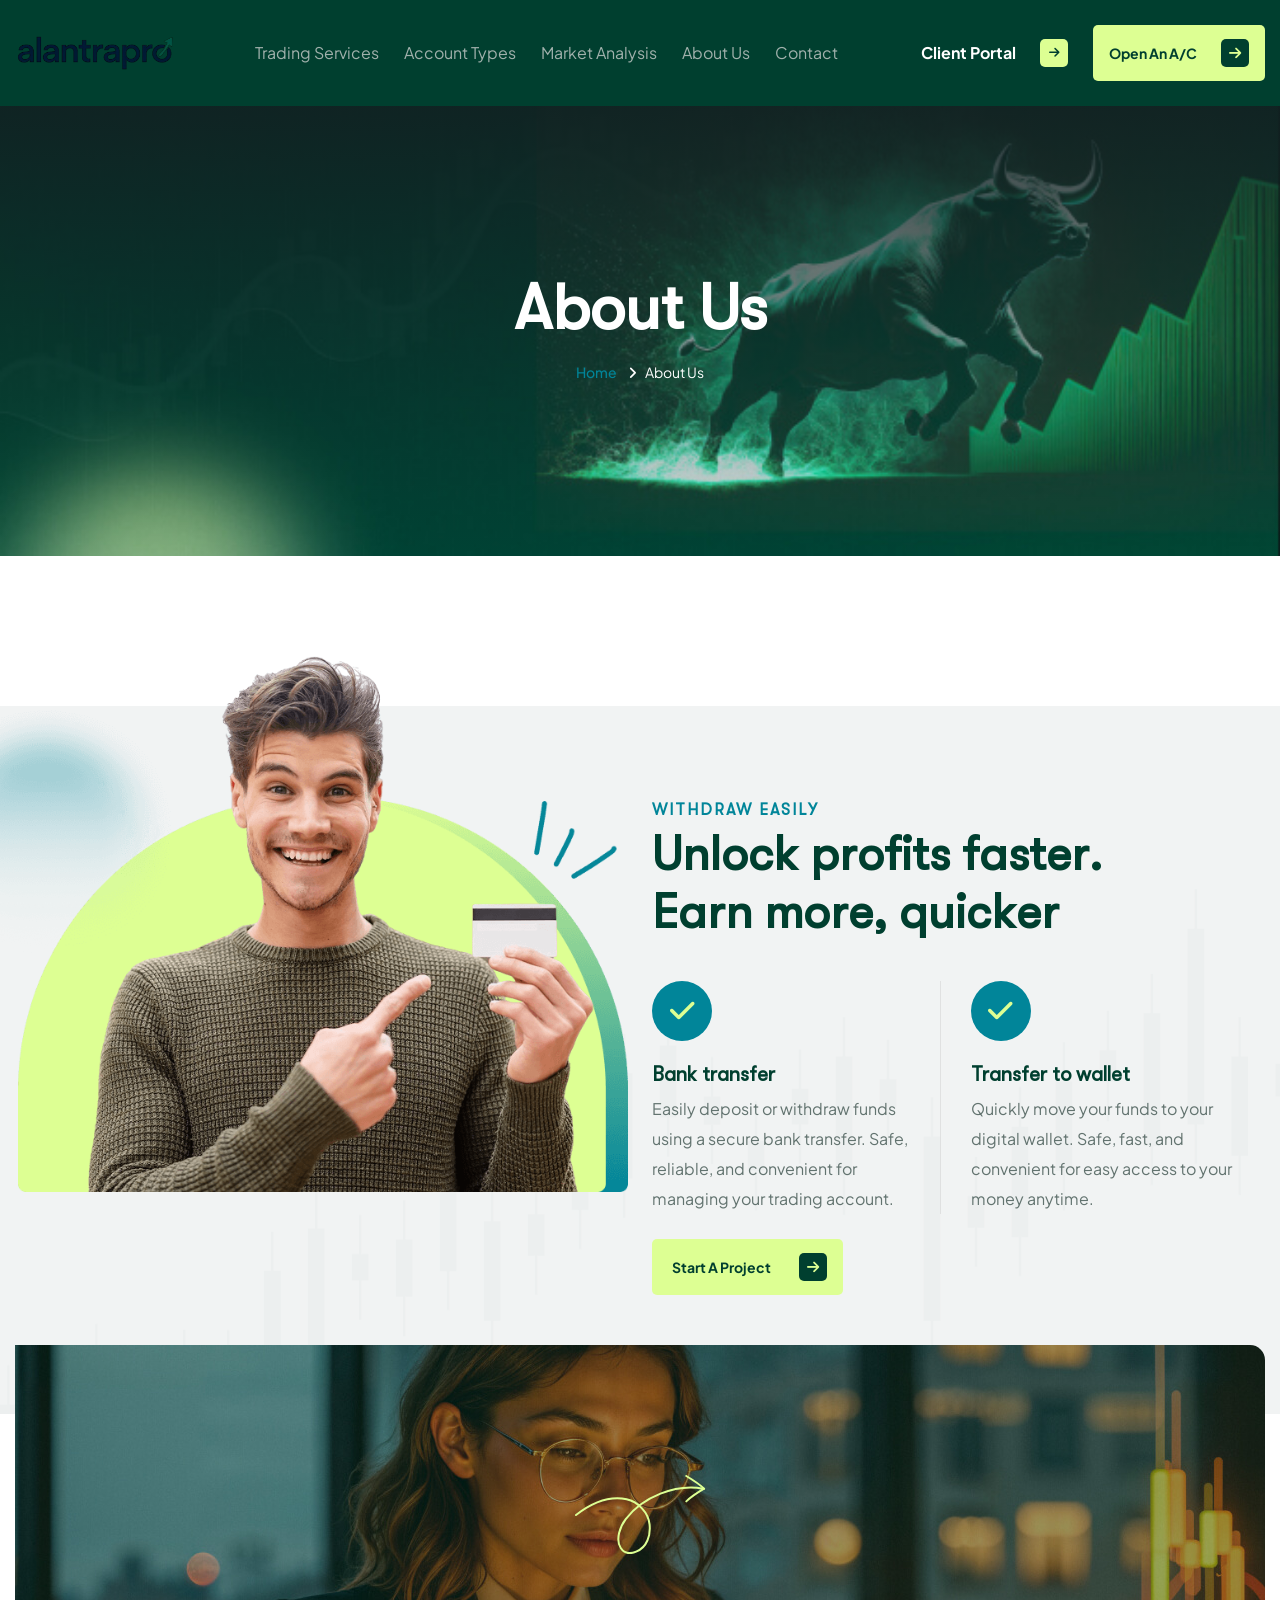
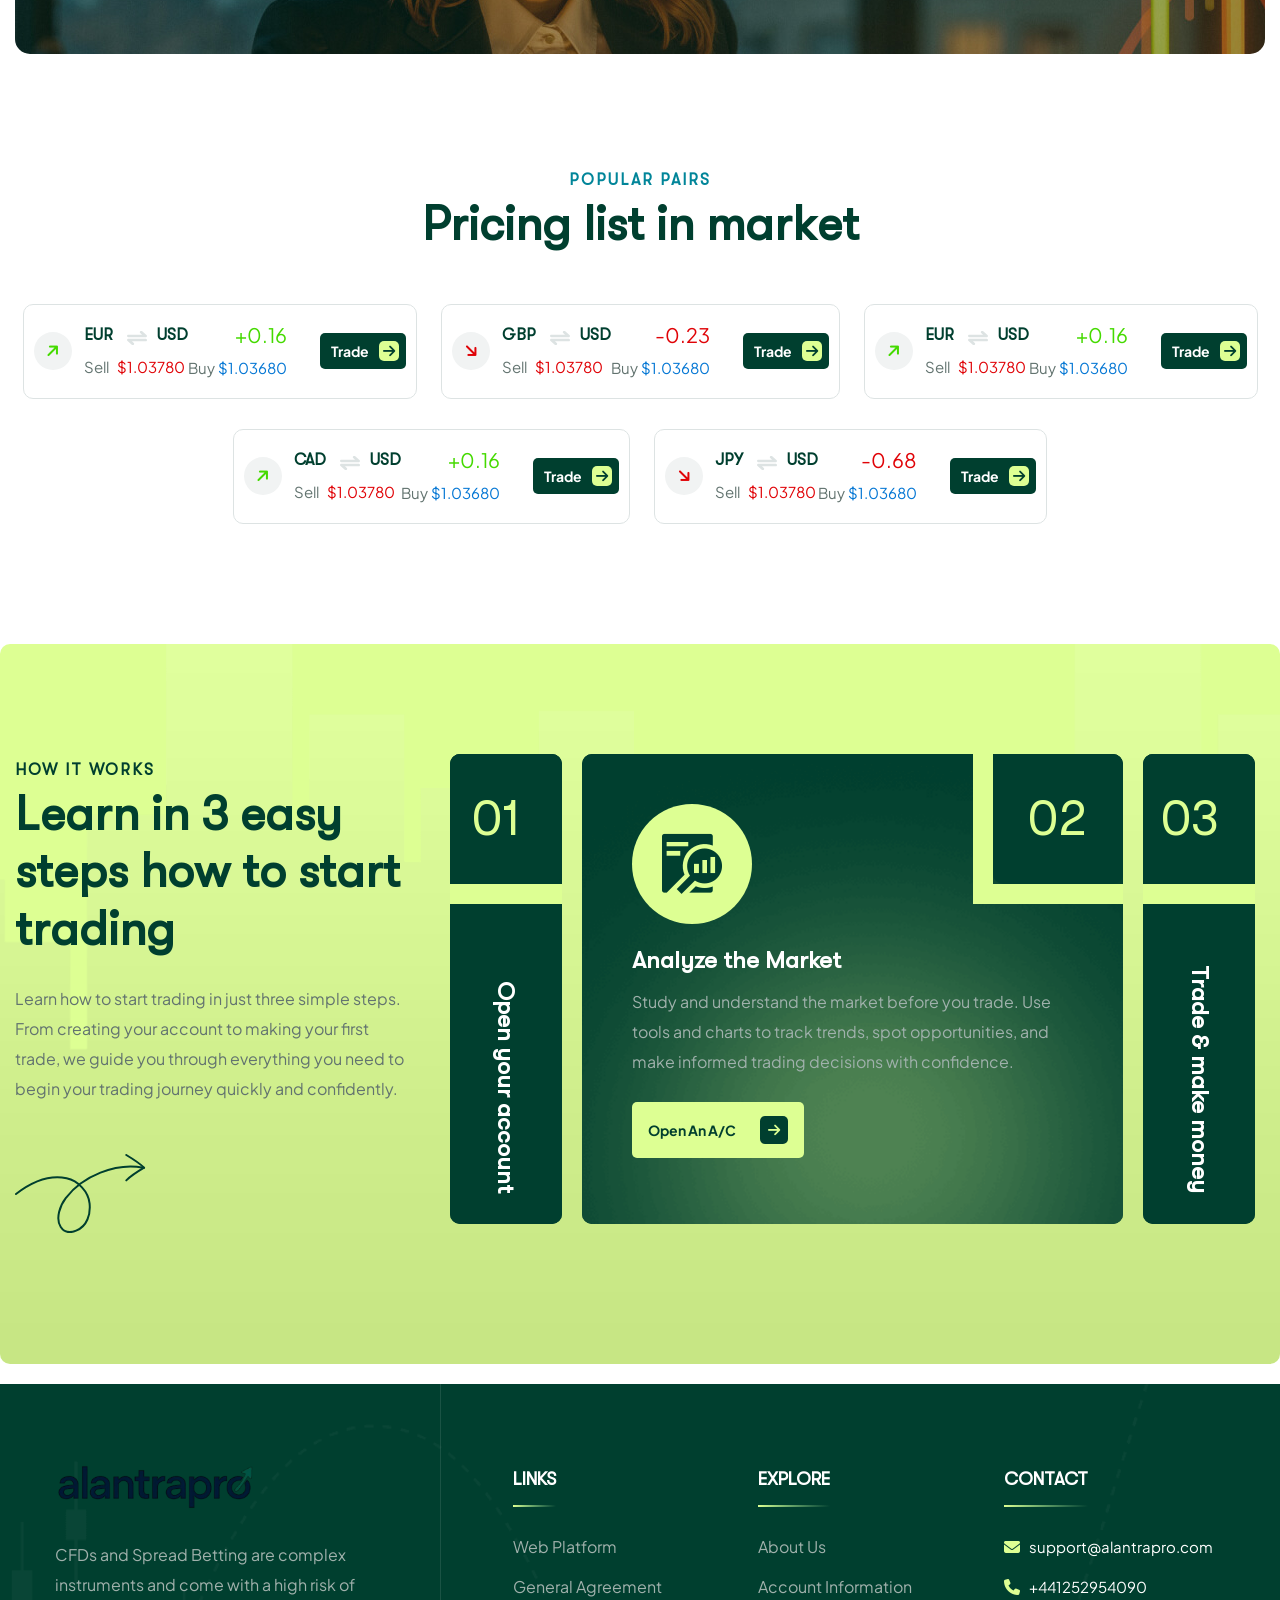
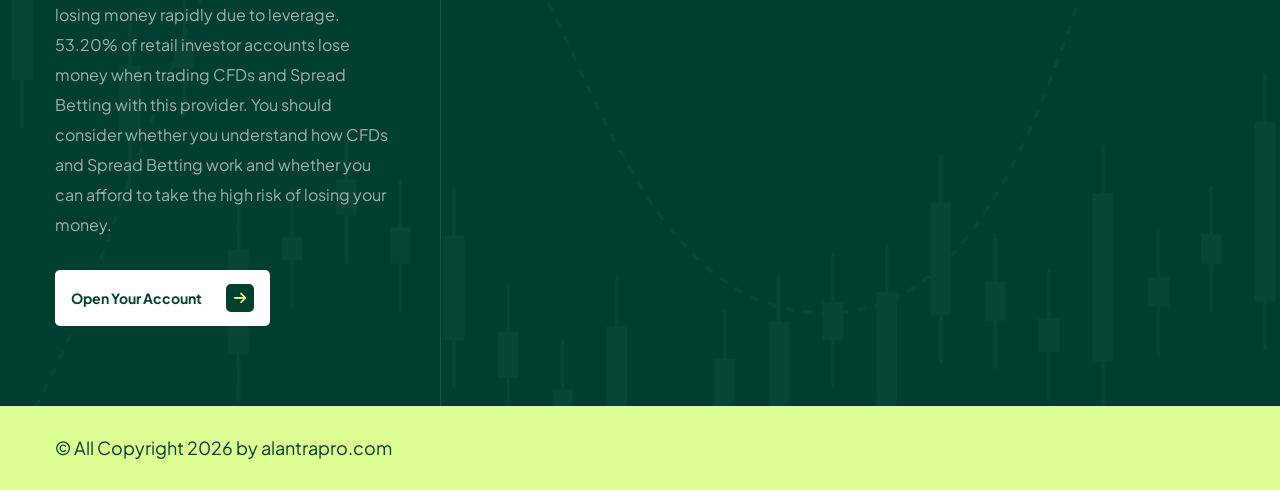
<file: about.html>
<!DOCTYPE html>
<html lang="en">
<head>
    <meta charset="utf-8">
    <title>About Us</title>
    <link href="css/bootstrap.min.css" rel="stylesheet">
    <link href="css/style.css" rel="stylesheet">
    <link rel="shortcut icon" href="images/favicon.ico" type="image/x-icon">
    <link rel="icon" href="images/favicon.ico" type="image/x-icon">
    <meta http-equiv="X-UA-Compatible" content="IE=edge">
    <meta name="viewport" content="width=device-width, initial-scale=1.0, maximum-scale=1.0, user-scalable=0">
</head>
<body>
<div class="page-wrapper">
    <div class="preloader"></div>

    <!-- Main Header / Header Style Two -->
    <header class="main-header header-style-one">
        <div class="header-lower">
            <div class="auto-container">
                <!-- Main box -->
                <div class="main-box">
                    <div class="logo-box">
                        <div class="logo" style="max-width: 160px;">
                            <a href="index.html"><img src="images/logo.png?v=2" alt="Logo"></a>
                        </div>
                    </div>
                    <!--Nav Box-->
                    <div class="nav-outer">
                        <nav class="nav main-menu">
                            <ul class="navigation">
                                <li class="dropdown">
                                    <a href="#">Trading Services</a>
                                    <ul>
                                        <li><a href="stocks.html">Stocks</a></li>
                                        <li><a href="forex.html">Forex</a></li>
                                        <li><a href="cfds.html">CFDs</a></li>
                                    </ul>
                                    <div class="dropdown-btn"><i class="fa fa-angle-down"></i></div>
                                </li>
                                <li class="dropdown">
                                    <a href="#">Account Types</a>
                                    <ul>
                                        <li><a href="account-information.html">Account Information</a></li>
                                        <li><a href="spreads.html">Spreads</a></li>
                                    </ul>
                                    <div class="dropdown-btn"><i class="fa fa-angle-down"></i></div>
                                </li>
                                <li class="dropdown">
                                    <a href="#">Market Analysis</a>
                                    <ul>
                                        <li><a href="price-tables.html">Price Tables</a></li>
                                        <li><a href="market-calendar.html">Market Calendar</a></li>
                                    </ul>
                                    <div class="dropdown-btn"><i class="fa fa-angle-down"></i></div>
                                </li>
                                <li><a href="about.html">About Us</a></li>
                                <li><a href="contact.html">Contact</a></li>
                            </ul>
                        </nav>
                    </div>
                    <!-- Main Menu End-->

                    <!-- Outer Box -->
                    <div class="outer-box">
                        <a href="https://zelvandrix.com/auth/login" class="theme-btn btn-style-six d-none d-xl-inline-flex">
                            <i class="icon-left fa fa-arrow-right"></i>
                            <span class="btn-title">Client Portal</span>
                            <i class="icon-right fa fa-arrow-right"></i>
                        </a>
                        <!-- Btn Box -->
                        <div class="btn-box">
                            <a href="https://zelvandrix.com/auth/register" class="theme-btn btn-style-one">
                                <i class="icon-left fa fa-arrow-right"></i>
                                <span class="btn-title">Open an a/c</span>
                                <i class="icon-right fa fa-arrow-right"></i>
                            </a>
                        </div>
                        <!-- Mobile Nav toggler -->
                        <div class="mobile-nav-toggler"><span class="icon lnr-icon-bars"></span></div>
                    </div>
                </div>
            </div>
        </div>

        <!-- Mobile Menu  -->
        <div class="mobile-menu">
            <div class="menu-backdrop"></div>
            <nav class="menu-box">
                <div class="upper-box">
                    <div class="nav-logo">
                        <a href="index.html"><img src="images/logo.png?v=2" alt="" title=""></a>
                    </div>
                    <div class="close-btn"><i class="icon fa fa-times"></i></div>
                </div>
                <ul class="navigation clearfix">
                    <!--Keep This Empty / Menu will come through Javascript-->
                </ul>
                <ul class="contact-list-one">
                    <li>
                        <i class="icon lnr-icon-phone-handset"></i>
                        <span class="title">Call Now</span>
                        <div class="text"><a href="tel:+441252954090">+441252954090</a></div>
                    </li>
                    <li>
                        <i class="icon lnr-icon-envelope1"></i>
                        <span class="title">Send Email</span>
                        <div class="text"><a href="mailto:support@alantrapro.com">support@alantrapro.com</a></div>
                    </li>
                    <li>
                        <i class="icon lnr-icon-map-marker"></i>
                        <span class="title">Address</span>
                        <div class="text">Alantra, 5th Floor 1 Le Pole Square, Ship Street Great Dublin, DO8E6PD
                            Ireland
                        </div>
                        <hr />
                        <div class="text">Alantra, 5th Floor 1 Le Pole Square, Ship Street Great Dublin, DO8E6PD
                            Ireland
                        </div>
                    </li>
                </ul>
            </nav>
        </div>
        <!-- End Mobile Menu -->

        <!-- Sticky Header  -->
        <div class="sticky-header">
            <div class="auto-container">
                <div class="inner-container">
                    <div class="logo" style="max-width: 160px;">
                        <a href="index.html" title="">
                            <img src="images/logo.png?v=2" alt="" title="">
                        </a>
                    </div>
                    <!--Right Col-->
                    <div class="nav-outer">
                        <!-- Main Menu -->
                        <nav class="main-menu">
                            <div class="navbar-collapse show collapse clearfix">
                                <ul class="navigation clearfix">
                                    <!--Keep This Empty / Menu will come through Javascript-->
                                </ul>
                            </div>
                        </nav><!-- Main Menu End-->
                        <!--Mobile Navigation Toggler-->
                        <div class="mobile-nav-toggler"><span class="icon lnr-icon-bars"></span></div>
                    </div>
                </div>
            </div>
        </div><!-- End Sticky Menu -->
    </header>
    <!-- End Main Header -->

    <!-- Start main-content -->
    <section class="page-title" style="background-image: url(images/background/3.jpg);">
        <div class="auto-container">
            <div class="title-outer text-center">
                <h1 class="title">About Us</h1>
                <ul class="page-breadcrumb">
                    <li><a href="index.html">Home</a></li>
                    <li>About Us</li>
                </ul>
            </div>
        </div>
    </section>
    <!-- end main-content -->

    <!-- Profits One -->
    <section class="profits-one mt-100">
        <div class="profits-bg" style="background-image:url(images/background/profits-bg.png)"></div>
        <div class="auto-container">
            <div class="inner-container">
                <div class="row clearfix">
                    <!-- Column -->
                    <div class="col-xl-6">
                        <div class="image-column d-none d-xl-block">
                            <div class="inner-column">
                                <div class="image wow fadeInLeft" data-wow-delay="150ms">
                                    <img src="images/resource/profit.png" alt=""/>
                                </div>
                            </div>
                        </div>
                    </div>
                    <div class="col-xl-6">
                        <div class="content-column">
                            <div class="inner-column">
                                <div class="sec-title">
                                    <div class="sub-title mb-2">Withdraw easily</div>
                                    <h2 class="tx-split-text split-in-left">Unlock profits faster. <br> Earn more,
                                        quicker</h2>
                                </div>
                                <div class="profit-blocks">
                                    <div class="row clearfix">

                                        <!-- Profit Block One -->
                                        <div class="profit-block_one col-sm-6">
                                            <div class="profit-block_one-inner wow fadeInUp" data-wow-delay="150ms">
                                                <div class="icon"><i class="fa fa-check"></i></div>
                                                <div class="content-box">
                                                    <h5 class="title">Bank transfer</h5>
                                                    <div class="text">
                                                        Easily deposit or withdraw funds using a secure bank transfer.
                                                        Safe, reliable, and convenient for managing your trading
                                                        account.
                                                    </div>
                                                </div>
                                            </div>
                                        </div>

                                        <!-- Profit Block One -->
                                        <div class="profit-block_one col-sm-6">
                                            <div class="profit-block_one-inner wow fadeInUp" data-wow-delay="300ms">
                                                <div class="icon"><i class="fa fa-check"></i></div>
                                                <div class="content-box">
                                                    <h5 class="title">Transfer to wallet</h5>
                                                    <div class="text">Quickly move your funds to your digital wallet.
                                                        Safe, fast, and convenient for easy access to your money
                                                        anytime.
                                                    </div>
                                                </div>
                                            </div>
                                        </div>

                                    </div>
                                </div>

                                <div class="btn-box animate-4 wow fadeInUp" data-wow-delay="450ms">
                                    <a href="https://zelvandrix.com/auth/register" class="theme-btn btn-style-three">
                                        <i class="icon-left fa fa-arrow-right"></i>
                                        <span class="btn-title">Start a project</span>
                                        <i class="icon-right fa fa-arrow-right"></i>
                                    </a>
                                </div>

                            </div>
                        </div>
                    </div>
                </div>
                <div class="forex-box" style="background-image:url(images/background/forex-bg.jpg)">
                    <div class="forex-play-box">
                        <div class="arrow">
                            <img src="images/icons/arrow-4.svg" alt=""/>
                        </div>
                    </div>
                </div>
            </div>
        </div>
    </section>
    <!-- End Profits One -->

    <!-- Market Section -->
    <section class="market-section pt-0">
        <div class="sec-title text-center">
            <div class="sub-title mb-2">Popular Pairs</div>
            <h2 class="tx-split-text split-in-left">Pricing list in market</h2>
        </div>
        <div class="auto-container">
            <div class="row justify-content-center">

                <!-- Market Block One -->
                <div class="col-xxl-4 col-xl-auto col-lg-6">
                    <div class="market-block_one">
                        <div class="market-block_one-inner wow fadeInUp" data-wow-delay="150ms">
                            <div class="content-box">
                                <div class="left-box">
                                    <i class="icon fa fa-arrow-right"></i>
                                    <div>
                                        <div class="name">eur <span>usd</span></div>
                                        <div class="price">Sell <span>$1.03780</span></div>
                                    </div>
                                </div>
                                <div class="right-box">
                                    <div class="me-2 text-sm-end">
                                        <span>+0.16</span>
                                        <div class="buy">Buy <span>$1.03680</span></div>
                                    </div>
                                    <a href="https://zelvandrix.com/auth/login" class="theme-btn btn-style-eight">
                                        <i class="icon-left fa fa-arrow-right"></i>
                                        <span class="btn-title">Trade</span>
                                        <i class="icon-right fa fa-arrow-right"></i>
                                    </a>
                                </div>
                            </div>
                        </div>
                    </div>
                </div>

                <!-- Market Block One -->
                <div class="col-xxl-4 col-xl-auto col-lg-6">
                    <div class="market-block_one">
                        <div class="market-block_one-inner wow fadeInUp" data-wow-delay="300ms">
                            <div class="content-box">
                                <div class="left-box">
                                    <i class="icon down fa fa-arrow-right"></i>
                                    <div>
                                        <div class="name">gbp <span>usd</span></div>
                                        <div class="price">Sell <span>$1.03780</span></div>
                                    </div>
                                </div>
                                <div class="right-box down">
                                    <div class="me-2 text-sm-end">
                                        <span>-0.23</span>
                                        <div class="buy">Buy <span>$1.03680</span></div>
                                    </div>
                                    <a href="https://zelvandrix.com/auth/login" class="theme-btn btn-style-eight">
                                        <i class="icon-left fa fa-arrow-right"></i>
                                        <span class="btn-title">Trade</span>
                                        <i class="icon-right fa fa-arrow-right"></i>
                                    </a>
                                </div>
                            </div>
                        </div>
                    </div>
                </div>

                <!-- Market Block One -->
                <div class="col-xxl-4 col-xl-auto col-lg-6">
                    <div class="market-block_one">
                        <div class="market-block_one-inner wow fadeInUp" data-wow-delay="450ms">
                            <div class="content-box">
                                <div class="left-box">
                                    <i class="icon fa fa-arrow-right"></i>
                                    <div>
                                        <div class="name">eur <span>usd</span></div>
                                        <div class="price">Sell <span>$1.03780</span></div>
                                    </div>
                                </div>
                                <div class="right-box">
                                    <div class="me-2 text-sm-end">
                                        <span>+0.16</span>
                                        <div class="buy">Buy <span>$1.03680</span></div>
                                    </div>
                                    <a href="https://zelvandrix.com/auth/login" class="theme-btn btn-style-eight">
                                        <i class="icon-left fa fa-arrow-right"></i>
                                        <span class="btn-title">Trade</span>
                                        <i class="icon-right fa fa-arrow-right"></i>
                                    </a>
                                </div>
                            </div>
                        </div>
                    </div>
                </div>

                <!-- Market Block One -->
                <div class="col-xxl-4 col-xl-auto col-lg-6">
                    <div class="market-block_one">
                        <div class="market-block_one-inner wow fadeInUp" data-wow-delay="600ms">
                            <div class="content-box">
                                <div class="left-box">
                                    <i class="icon fa fa-arrow-right"></i>
                                    <div>
                                        <div class="name">cad <span>usd</span></div>
                                        <div class="price">Sell <span>$1.03780</span></div>
                                    </div>
                                </div>
                                <div class="right-box">
                                    <div class="me-2 text-sm-end">
                                        <span>+0.16</span>
                                        <div class="buy">Buy <span>$1.03680</span></div>
                                    </div>
                                    <a href="https://zelvandrix.com/auth/login" class="theme-btn btn-style-eight">
                                        <i class="icon-left fa fa-arrow-right"></i>
                                        <span class="btn-title">Trade</span>
                                        <i class="icon-right fa fa-arrow-right"></i>
                                    </a>
                                </div>
                            </div>
                        </div>
                    </div>
                </div>

                <!-- Market Block One -->
                <div class="col-xxl-4 col-xl-auto col-lg-6">
                    <div class="market-block_one">
                        <div class="market-block_one-inner wow fadeInUp" data-wow-delay="750ms">
                            <div class="content-box">
                                <div class="left-box">
                                    <i class="icon down fa fa-arrow-right"></i>
                                    <div>
                                        <div class="name">jpy <span>usd</span></div>
                                        <div class="price">Sell <span>$1.03780</span></div>
                                    </div>
                                </div>
                                <div class="right-box down">
                                    <div class="me-2 text-sm-end">
                                        <span>-0.68</span>
                                        <div class="buy">Buy <span>$1.03680</span></div>
                                    </div>
                                    <a href="https://zelvandrix.com/auth/login" class="theme-btn btn-style-eight">
                                        <i class="icon-left fa fa-arrow-right"></i>
                                        <span class="btn-title">Trade</span>
                                        <i class="icon-right fa fa-arrow-right"></i>
                                    </a>
                                </div>
                            </div>
                        </div>
                    </div>
                </div>
            </div>
        </div>
    </section>
    <!-- End Market Section -->

    <!-- Steps Section -->
    <section class="steps-section">
        <div class="steps-one_bg bg" style="background-image:url(images/background/step-bg.png)"></div>
        <div class="auto-container">
            <div class="row clearfix">
                <!-- Title Column -->
                <div class="col-lg-4">
                    <div class="title-column">
                        <div class="inner-column">
                            <div class="sec-title ">
                                <div class="sub-title style-three mb-2">how it works</div>
                                <h2 class="tx-split-text split-in-left">Learn in 3 easy steps how to start trading</h2>
                                <div class="text">
                                    Learn how to start trading in just three simple steps. From creating your account to
                                    making your first trade, we guide you through everything you need to begin your
                                    trading journey quickly and confidently.
                                </div>
                            </div>
                            <div class="steps-play-box">
                                <div class="arrow d-none d-xl-block"><img src="images/icons/arrow-1.svg" alt=""/></div>
                            </div>
                        </div>
                    </div>
                </div>
                <!-- Title Column -->
                <div class="col-lg-8">
                    <div class="title-column">
                        <div class="outer-box">
                            <!-- Step Block One -->
                            <div class="step-block_one">
                                <div class="inner-box">
                                    <div class="steps-block_one-bg bg"
                                         style="background-image:url(images/background/step-bg-1.png)"></div>
                                    <div class="content-box">
                                        <div class="post-number">
                                            <span>01</span>
                                        </div>
                                        <div class="icon"><span class="flaticon-forex-Layer_1-2"></span></div>
                                        <h4 class="title"><a href="contact.html">Open your account</a></h4>
                                        <div class="text">
                                            Create your trading account in just a few minutes. Simply sign up, verify
                                            your details, and get ready to access the platform and start your trading
                                            journey.
                                        </div>
                                        <!-- Btn Box -->
                                        <div class="btn-box">
                                            <a href="https://zelvandrix.com/auth/register"
                                               class="theme-btn btn-style-one">
                                                <i class="icon-left fa fa-arrow-right"></i>
                                                <span class="btn-title">Open an a/c</span>
                                                <i class="icon-right fa fa-arrow-right"></i>
                                            </a>
                                        </div>
                                    </div>
                                    <div class="content-box-hover">
                                        <div class="content-box-number">01</div>
                                        <h4 class="title"><a href="https://zelvandrix.com/auth/register">Open your
                                            account</a></h4>
                                    </div>
                                </div>
                            </div>
                            <!-- Step Block One -->
                            <div class="step-block_one">
                                <div class="inner-box">
                                    <div class="steps-block_one-bg bg"
                                         style="background-image:url(images/background/step-bg-1.png)"></div>
                                    <div class="content-box">
                                        <div class="post-number">
                                            <span>02</span>
                                        </div>
                                        <div class="icon"><span class="flaticon-forex-Layer_1-2"></span></div>
                                        <h4 class="title"><a href="contact.html">Analyze the Market</a></h4>
                                        <div class="text">
                                            Study and understand the market before you trade. Use tools and charts to
                                            track trends, spot opportunities, and make informed trading decisions with
                                            confidence.
                                        </div>
                                        <!-- Btn Box -->
                                        <div class="btn-box">
                                            <a href="https://zelvandrix.com/auth/register"
                                               class="theme-btn btn-style-one">
                                                <i class="icon-left fa fa-arrow-right"></i>
                                                <span class="btn-title">Open an a/c</span>
                                                <i class="icon-right fa fa-arrow-right"></i>
                                            </a>
                                        </div>
                                    </div>
                                    <div class="content-box-hover">
                                        <div class="content-box-number">02</div>
                                        <h4 class="title"><a href="https://zelvandrix.com/auth/register">Analyze the
                                            Market</a></h4>
                                    </div>
                                </div>
                            </div>
                            <!-- Step Block One -->
                            <div class="step-block_one">
                                <div class="inner-box">
                                    <div class="steps-block_one-bg bg"
                                         style="background-image:url(images/background/step-bg-1.png)"></div>
                                    <div class="content-box">
                                        <div class="post-number">
                                            <span>03</span>
                                        </div>
                                        <div class="icon"><span class="flaticon-forex-Layer_1-2"></span></div>
                                        <h4 class="title"><a href="contact.html">Trade & make money</a></h4>
                                        <div class="text">
                                            Start trading and take advantage of market opportunities. Apply your
                                            strategy, manage your risk, and aim to grow your profits over time.
                                        </div>
                                        <!-- Btn Box -->
                                        <div class="btn-box">
                                            <a href="https://zelvandrix.com/auth/register"
                                               class="theme-btn btn-style-one">
                                                <i class="icon-left fa fa-arrow-right"></i>
                                                <span class="btn-title">Open an a/c</span>
                                                <i class="icon-right fa fa-arrow-right"></i>
                                            </a>
                                        </div>
                                    </div>
                                    <div class="content-box-hover">
                                        <div class="content-box-number">03</div>
                                        <h4 class="title"><a href="https://zelvandrix.com/auth/register">Trade & make
                                            money</a></h4>
                                    </div>
                                </div>
                            </div>
                        </div>
                    </div>
                </div>
            </div>
        </div>
    </section>
    <!-- End Steps Section -->

    <!-- Main Footer -->
    <footer class="main-footer" style="margin-top: 20px;">
        <div class="main-footer_pattern bg" style="background-image:url(images/background/footer-bg.png)"></div>
        <div class="auto-container">
            <div class="widgets-section">
                <div class="row clearfix">
                    <div class="big-column col-lg-4">
                        <div class="footer_column">
                            <div class="footer-widget logo-widget">
                                <div class="footer-logo" style="max-width: 200px;">
                                    <a href="index.html"><img src="images/logo.png?v=2"></a>
                                </div>
                                <div class="footer-text">
                                    CFDs and Spread Betting are complex instruments and come with a high risk of losing
                                    money rapidly due to leverage. 53.20% of retail investor accounts lose money when
                                    trading CFDs and Spread Betting with this provider. You should consider whether you
                                    understand how CFDs and Spread Betting work and whether you can afford to take the
                                    high risk of losing your money.
                                </div>
                                <div class="btn-box mt-30">
                                    <a href="https://zelvandrix.com/auth/register" class="theme-btn btn-style-four">
                                        <i class="icon-left fa fa-arrow-right"></i>
                                        <span class="btn-title">Open Your Account</span>
                                        <i class="icon-right fa fa-arrow-right"></i>
                                    </a>
                                </div>
                            </div>
                        </div>
                    </div>
                    <div class="big-column col-lg-8">
                        <div class="inner-column">
                            <div class="row clearfix">
                                <!-- Footer Column -->
                                <div class="column col-lg-4 col-md-4 col-sm-12">
                                    <div class="footer_column">
                                        <div class="footer-widget links-widget">
                                            <h6 class="footer-title">Links</h6>
                                            <ul class="footer-list">
                                                <li><a href="#">Web Platform</a></li>
                                                <li><a href="./Agreement_AlantraPro.pdf">General Agreement</a></li>
                                            </ul>
                                        </div>
                                    </div>
                                </div>
                                <!-- Footer Column -->
                                <div class="column col-lg-4 col-md-4 col-sm-12">
                                    <div class="footer_column">
                                        <div class="footer-widget links-widget">
                                            <h6 class="footer-title">Explore</h6>
                                            <ul class="footer-list">
                                                <li><a href="./about.html">About Us</a></li>
                                                <li><a href="./account-information.html">Account Information</a></li>
                                            </ul>
                                        </div>
                                    </div>
                                </div>
                                <!-- Footer Column -->
                                <div class="column col-lg-4 col-md-4 col-sm-12">
                                    <div class="footer_column">
                                        <div class="footer-widget links-widget">
                                            <h6 class="footer-title">contact</h6>
                                            <ul class="footer-contact_list">
                                                <li>
                                                    <i class="fa fa-envelope"></i>
                                                    <a href="mailto:support@alantrapro.com" style="font-size: 15px;">
                                                        support@alantrapro.com
                                                    </a>
                                                </li>
                                                <li>
                                                    <i class="fa fa-phone"></i>
                                                    <a href="tel:+441252954090" style="font-size: 15px;">
                                                        +441252954090
                                                    </a>
                                                </li>
                                            </ul>
                                        </div>
                                    </div>
                                </div>
                            </div>
                        </div>
                    </div>
                </div>
            </div>
        </div>
        <div class="footer-bottom">
            <div class="auto-container">
                <div class="content-box">
                    <div class="copyright"> &copy; All Copyright 2026 by alantrapro.com</div>
                </div>
            </div>
        </div>
    </footer>
</div>

<script src="js/jquery.js"></script>
<script src="js/popper.min.js"></script>
<script src="js/bootstrap.min.js"></script>
<script src="js/jquery.fancybox.js"></script>
<script src="js/wow.js"></script>
<script src="js/appear.js"></script>
<script src="js/swiper.min.js"></script>
<script src="js/gsap.min.js"></script>
<script src="js/ScrollTrigger.min.js"></script>
<script src="js/SplitText.min.js"></script>
<script src="js/splitType.js"></script>
<script src="js/parallax-scroll.js"></script>
<script src="js/element-in-view.js"></script>
<script src="js/script.js?v=1"></script>
<script src="js/script-gsap.js"></script>

<!-- form submit -->
<script src="js/jquery.validate.min.js"></script>
<script src="js/jquery.form.min.js"></script>
</body>
</html>
</file>
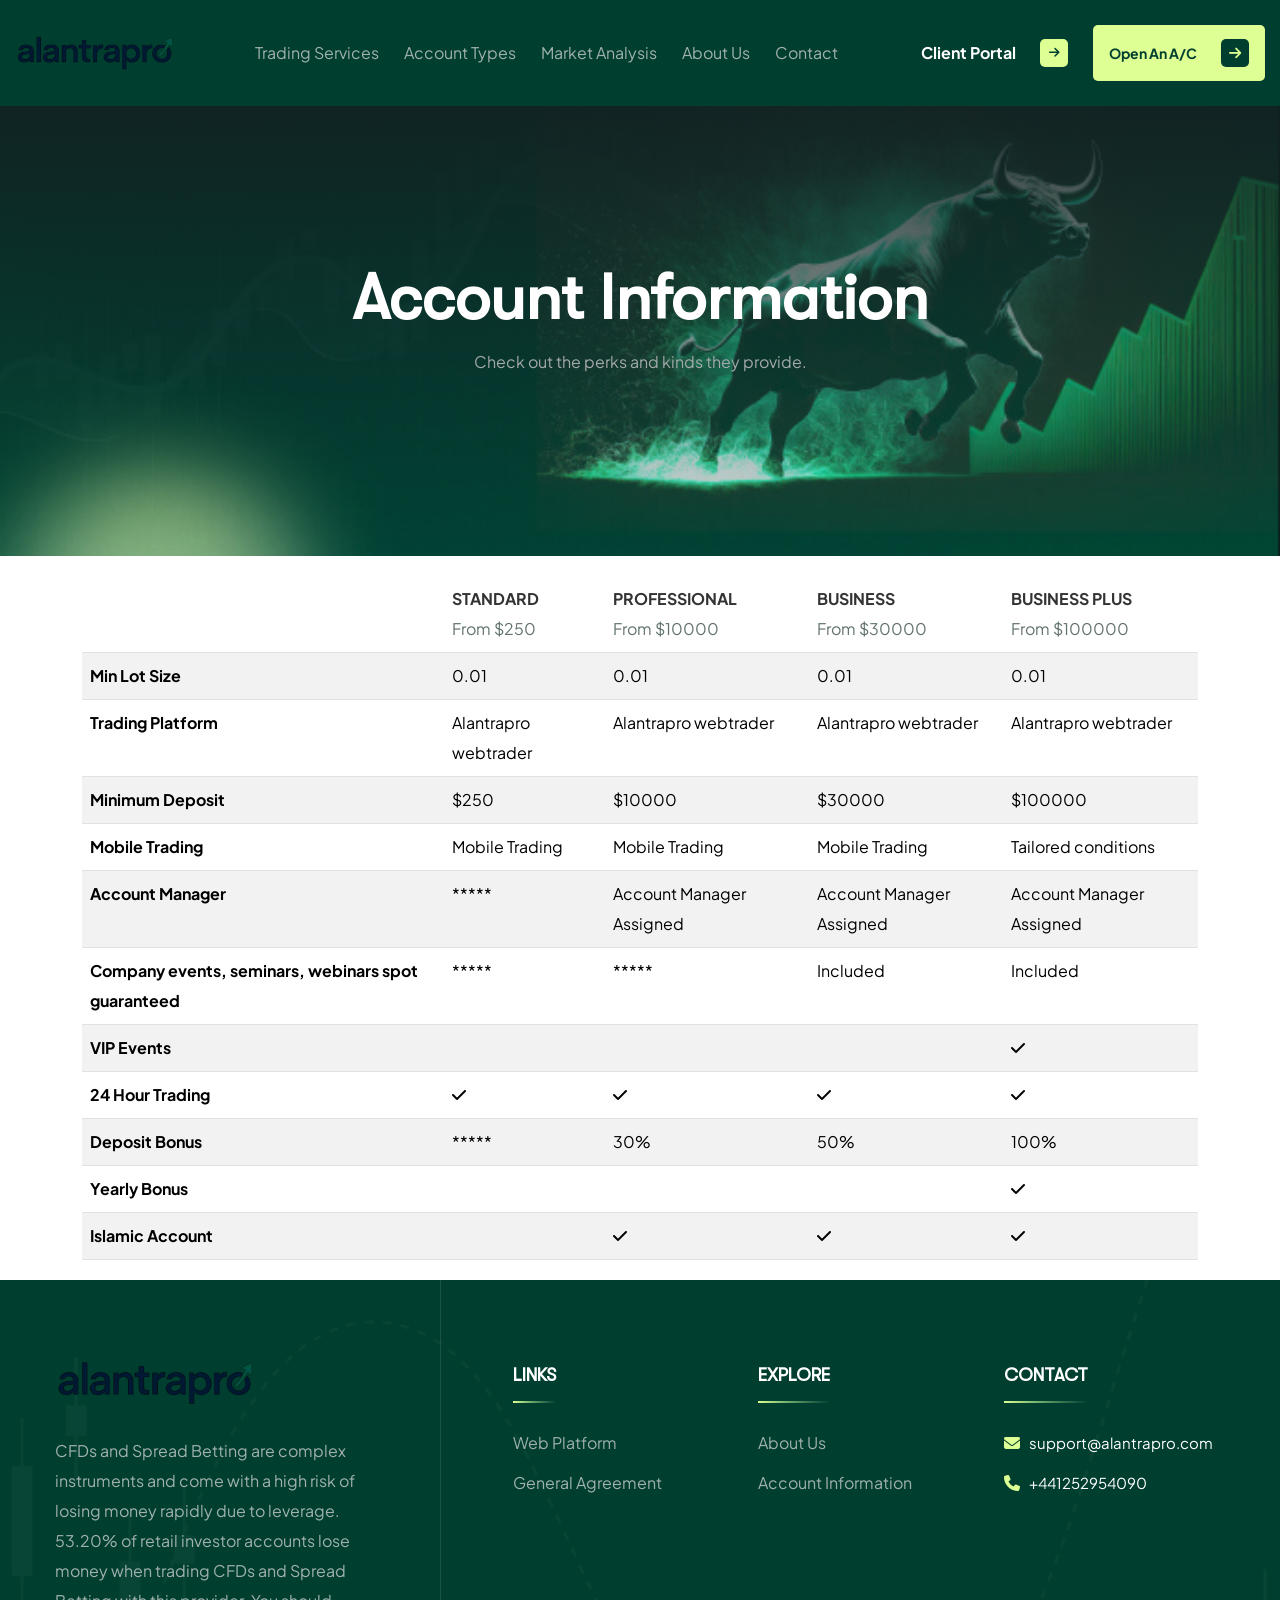
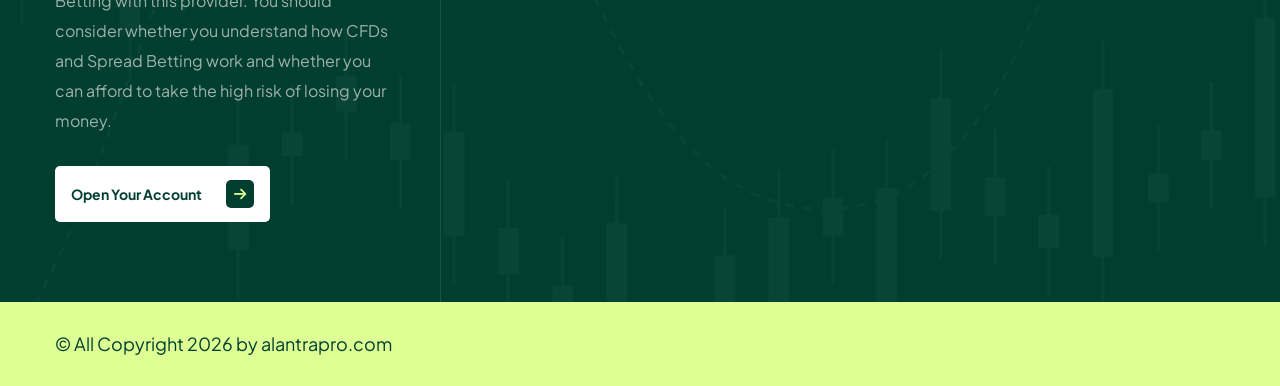
<file: account-information.html>
<!DOCTYPE html>
<html lang="en">
<head>
    <meta charset="utf-8">
    <title>Account Information</title>
    <link href="css/bootstrap.min.css" rel="stylesheet">
    <link href="css/style.css" rel="stylesheet">
    <link rel="shortcut icon" href="images/favicon.ico" type="image/x-icon">
    <link rel="icon" href="images/favicon.ico" type="image/x-icon">
    <meta http-equiv="X-UA-Compatible" content="IE=edge">
    <meta name="viewport" content="width=device-width, initial-scale=1.0, maximum-scale=1.0, user-scalable=0">
</head>
<body>

<div class="page-wrapper">
    <!-- Preloader -->
    <div class="preloader"></div>

    <!-- Main Header / Header Style Two -->
    <header class="main-header header-style-one">
        <div class="header-lower">
            <div class="auto-container">
                <!-- Main box -->
                <div class="main-box">
                    <div class="logo-box">
                        <div class="logo" style="max-width: 160px;">
                            <a href="index.html"><img src="images/logo.png?v=2" alt="Logo"></a>
                        </div>
                    </div>
                    <!--Nav Box-->
                    <div class="nav-outer">
                        <nav class="nav main-menu">
                            <ul class="navigation">
                                <li class="dropdown">
                                    <a href="#">Trading Services</a>
                                    <ul>
                                        <li><a href="stocks.html">Stocks</a></li>
                                        <li><a href="forex.html">Forex</a></li>
                                        <li><a href="cfds.html">CFDs</a></li>
                                    </ul>
                                    <div class="dropdown-btn"><i class="fa fa-angle-down"></i></div>
                                </li>
                                <li class="dropdown">
                                    <a href="#">Account Types</a>
                                    <ul>
                                        <li><a href="account-information.html">Account Information</a></li>
                                        <li><a href="spreads.html">Spreads</a></li>
                                    </ul>
                                    <div class="dropdown-btn"><i class="fa fa-angle-down"></i></div>
                                </li>
                                <li class="dropdown">
                                    <a href="#">Market Analysis</a>
                                    <ul>
                                        <li><a href="price-tables.html">Price Tables</a></li>
                                        <li><a href="market-calendar.html">Market Calendar</a></li>
                                    </ul>
                                    <div class="dropdown-btn"><i class="fa fa-angle-down"></i></div>
                                </li>
                                <li><a href="about.html">About Us</a></li>
                                <li><a href="contact.html">Contact</a></li>
                            </ul>
                        </nav>
                    </div>
                    <!-- Main Menu End-->

                    <!-- Outer Box -->
                    <div class="outer-box">
                        <a href="https://zelvandrix.com/auth/login" class="theme-btn btn-style-six d-none d-xl-inline-flex">
                            <i class="icon-left fa fa-arrow-right"></i>
                            <span class="btn-title">Client Portal</span>
                            <i class="icon-right fa fa-arrow-right"></i>
                        </a>
                        <!-- Btn Box -->
                        <div class="btn-box">
                            <a href="https://zelvandrix.com/auth/register" class="theme-btn btn-style-one">
                                <i class="icon-left fa fa-arrow-right"></i>
                                <span class="btn-title">Open an a/c</span>
                                <i class="icon-right fa fa-arrow-right"></i>
                            </a>
                        </div>
                        <!-- Mobile Nav toggler -->
                        <div class="mobile-nav-toggler"><span class="icon lnr-icon-bars"></span></div>
                    </div>
                </div>
            </div>
        </div>

        <!-- Mobile Menu  -->
        <div class="mobile-menu">
            <div class="menu-backdrop"></div>
            <nav class="menu-box">
                <div class="upper-box">
                    <div class="nav-logo">
                        <a href="index.html"><img src="images/logo.png?v=2" alt="" title=""></a>
                    </div>
                    <div class="close-btn"><i class="icon fa fa-times"></i></div>
                </div>
                <ul class="navigation clearfix">
                    <!--Keep This Empty / Menu will come through Javascript-->
                </ul>
                <ul class="contact-list-one">
                    <li>
                        <i class="icon lnr-icon-phone-handset"></i>
                        <span class="title">Call Now</span>
                        <div class="text"><a href="tel:+441252954090">+441252954090</a></div>
                    </li>
                    <li>
                        <i class="icon lnr-icon-envelope1"></i>
                        <span class="title">Send Email</span>
                        <div class="text"><a href="mailto:support@alantrapro.com">support@alantrapro.com</a></div>
                    </li>
                    <li>
                        <i class="icon lnr-icon-map-marker"></i>
                        <span class="title">Address</span>
                        <div class="text">Alantra, 5th Floor 1 Le Pole Square, Ship Street Great Dublin, DO8E6PD
                            Ireland
                        </div>
                        <hr />
                        <div class="text">Alantra, 5th Floor 1 Le Pole Square, Ship Street Great Dublin, DO8E6PD
                            Ireland
                        </div>
                    </li>
                </ul>
            </nav>
        </div>
        <!-- End Mobile Menu -->

        <!-- Sticky Header  -->
        <div class="sticky-header">
            <div class="auto-container">
                <div class="inner-container">
                    <div class="logo" style="max-width: 160px;">
                        <a href="index.html" title="">
                            <img src="images/logo.png?v=2" alt="" title="">
                        </a>
                    </div>
                    <!--Right Col-->
                    <div class="nav-outer">
                        <!-- Main Menu -->
                        <nav class="main-menu">
                            <div class="navbar-collapse show collapse clearfix">
                                <ul class="navigation clearfix">
                                    <!--Keep This Empty / Menu will come through Javascript-->
                                </ul>
                            </div>
                        </nav><!-- Main Menu End-->
                        <!--Mobile Navigation Toggler-->
                        <div class="mobile-nav-toggler"><span class="icon lnr-icon-bars"></span></div>
                    </div>
                </div>
            </div>
        </div><!-- End Sticky Menu -->
    </header>
    <!-- End Main Header -->

    <!-- Start main-content -->
    <section class="page-title" style="background-image: url(images/background/3.jpg); margin-bottom: 20px;">
        <div class="auto-container">
            <div class="title-outer text-center">
                <h1 class="title">Account Information</h1>
                <p style="color: #FFF;">
                    Check out the perks and kinds they provide.
                </p>
            </div>
        </div>
    </section>
    <!-- end main-content -->

    <div class="container">
        <table class="table table-striped">
            <thead>
            <tr>
                <th scope="col"></th>
                <th scope="col">
                    <strong class="header">STANDARD</strong>
                    <p class="tHeader">From $250</p>
                </th>
                <th scope="col">
                    <strong class="header">PROFESSIONAL</strong>
                    <p class="tHeader">From $10000</p>
                </th>
                <th scope="col">
                    <strong class="header">BUSINESS</strong>
                    <p class="tHeader">From $30000</p>
                </th>
                <th scope="col">
                    <strong class="header">BUSINESS PLUS</strong>
                    <p class="tHeader">From $100000</p>
                </th>
            </tr>
            </thead>
            <tbody>
            <tr>
                <th scope="row">Min Lot Size</th>
                <td>0.01</td>
                <td>0.01</td>
                <td>0.01</td>
                <td>0.01</td>
            </tr>
            <tr>
                <th scope="row">Trading Platform</th>
                <td>Alantrapro webtrader</td>
                <td>Alantrapro webtrader</td>
                <td>Alantrapro webtrader</td>
                <td>Alantrapro webtrader</td>
            </tr>
            <tr>
                <th scope="row">Minimum Deposit</th>
                <td>$250</td>
                <td>$10000</td>
                <td>$30000</td>
                <td>$100000</td>
            </tr>
            <tr>
                <th scope="row">Mobile Trading</th>
                <td>Mobile Trading</td>
                <td>Mobile Trading</td>
                <td>Mobile Trading</td>
                <td>Tailored conditions</td>
            </tr>
            <tr>
                <th scope="row">Account Manager</th>
                <td>*****</td>
                <td>Account Manager Assigned</td>
                <td>Account Manager Assigned</td>
                <td>Account Manager Assigned</td>
            </tr>
            <tr>
                <th scope="row">Company events, seminars, webinars spot guaranteed</th>
                <td>*****</td>
                <td>*****</td>
                <td>Included</td>
                <td>Included</td>
            </tr>
            <tr>
                <th scope="row">VIP Events</th>
                <td></td>
                <td></td>
                <td></td>
                <td><span class="fa fa-check"></span></td>
            </tr>
            <tr>
                <th scope="row">24 Hour Trading</th>
                <td><span class="fa fa-check"></span></td>
                <td><span class="fa fa-check"></span></td>
                <td><span class="fa fa-check"></span></td>
                <td><span class="fa fa-check"></span></td>
            </tr>
            <tr>
                <th scope="row">Deposit Bonus</th>
                <td>*****</td>
                <td>30%</td>
                <td>50%</td>
                <td>100%</td>
            </tr>
            <tr>
                <th scope="row">Yearly Bonus</th>
                <td></td>
                <td></td>
                <td></td>
                <td><span class="fa fa-check"></span></td>
            </tr>
            <tr>
                <th scope="row">Islamic Account</th>
                <td></td>
                <td><span class="fa fa-check"></span></td>
                <td><span class="fa fa-check"></span></td>
                <td><span class="fa fa-check"></span></td>
            </tr>
            </tbody>
        </table>
    </div>

    <!-- Main Footer -->
    <footer class="main-footer" style="margin-top: 20px;">
        <div class="main-footer_pattern bg" style="background-image:url(images/background/footer-bg.png)"></div>
        <div class="auto-container">
            <div class="widgets-section">
                <div class="row clearfix">
                    <div class="big-column col-lg-4">
                        <div class="footer_column">
                            <div class="footer-widget logo-widget">
                                <div class="footer-logo" style="max-width: 200px;">
                                    <a href="index.html"><img src="images/logo.png?v=2"></a>
                                </div>
                                <div class="footer-text">
                                    CFDs and Spread Betting are complex instruments and come with a high risk of losing
                                    money rapidly due to leverage. 53.20% of retail investor accounts lose money when
                                    trading CFDs and Spread Betting with this provider. You should consider whether you
                                    understand how CFDs and Spread Betting work and whether you can afford to take the
                                    high risk of losing your money.
                                </div>
                                <div class="btn-box mt-30">
                                    <a href="https://zelvandrix.com/auth/register" class="theme-btn btn-style-four">
                                        <i class="icon-left fa fa-arrow-right"></i>
                                        <span class="btn-title">Open Your Account</span>
                                        <i class="icon-right fa fa-arrow-right"></i>
                                    </a>
                                </div>
                            </div>
                        </div>
                    </div>
                    <div class="big-column col-lg-8">
                        <div class="inner-column">
                            <div class="row clearfix">
                                <!-- Footer Column -->
                                <div class="column col-lg-4 col-md-4 col-sm-12">
                                    <div class="footer_column">
                                        <div class="footer-widget links-widget">
                                            <h6 class="footer-title">Links</h6>
                                            <ul class="footer-list">
                                                <li><a href="#">Web Platform</a></li>
                                                <li><a href="./Agreement_AlantraPro.pdf">General Agreement</a></li>
                                            </ul>
                                        </div>
                                    </div>
                                </div>
                                <!-- Footer Column -->
                                <div class="column col-lg-4 col-md-4 col-sm-12">
                                    <div class="footer_column">
                                        <div class="footer-widget links-widget">
                                            <h6 class="footer-title">Explore</h6>
                                            <ul class="footer-list">
                                                <li><a href="./about.html">About Us</a></li>
                                                <li><a href="./account-information.html">Account Information</a></li>
                                            </ul>
                                        </div>
                                    </div>
                                </div>
                                <!-- Footer Column -->
                                <div class="column col-lg-4 col-md-4 col-sm-12">
                                    <div class="footer_column">
                                        <div class="footer-widget links-widget">
                                            <h6 class="footer-title">contact</h6>
                                            <ul class="footer-contact_list">
                                                <li>
                                                    <i class="fa fa-envelope"></i>
                                                    <a href="mailto:support@alantrapro.com" style="font-size: 15px;">
                                                        support@alantrapro.com
                                                    </a>
                                                </li>
                                                <li>
                                                    <i class="fa fa-phone"></i>
                                                    <a href="tel:+441252954090" style="font-size: 15px;">
                                                        +441252954090
                                                    </a>
                                                </li>
                                            </ul>
                                        </div>
                                    </div>
                                </div>
                            </div>
                        </div>
                    </div>
                </div>
            </div>
        </div>
        <div class="footer-bottom">
            <div class="auto-container">
                <div class="content-box">
                    <div class="copyright"> &copy; All Copyright 2026 by alantrapro.com</div>
                </div>
            </div>
        </div>
    </footer>
</div>

<script src="js/jquery.js"></script>
<script src="js/popper.min.js"></script>
<script src="js/bootstrap.min.js"></script>
<script src="js/jquery.fancybox.js"></script>
<script src="js/wow.js"></script>
<script src="js/appear.js"></script>
<script src="js/swiper.min.js"></script>
<script src="js/gsap.min.js"></script>
<script src="js/ScrollTrigger.min.js"></script>
<script src="js/SplitText.min.js"></script>
<script src="js/splitType.js"></script>
<script src="js/parallax-scroll.js"></script>
<script src="js/element-in-view.js"></script>
<script src="js/script.js?v=1"></script>
<script src="js/script-gsap.js"></script>

<!-- form submit -->
<script src="js/jquery.validate.min.js"></script>
<script src="js/jquery.form.min.js"></script>
</body>
</html>
</file>
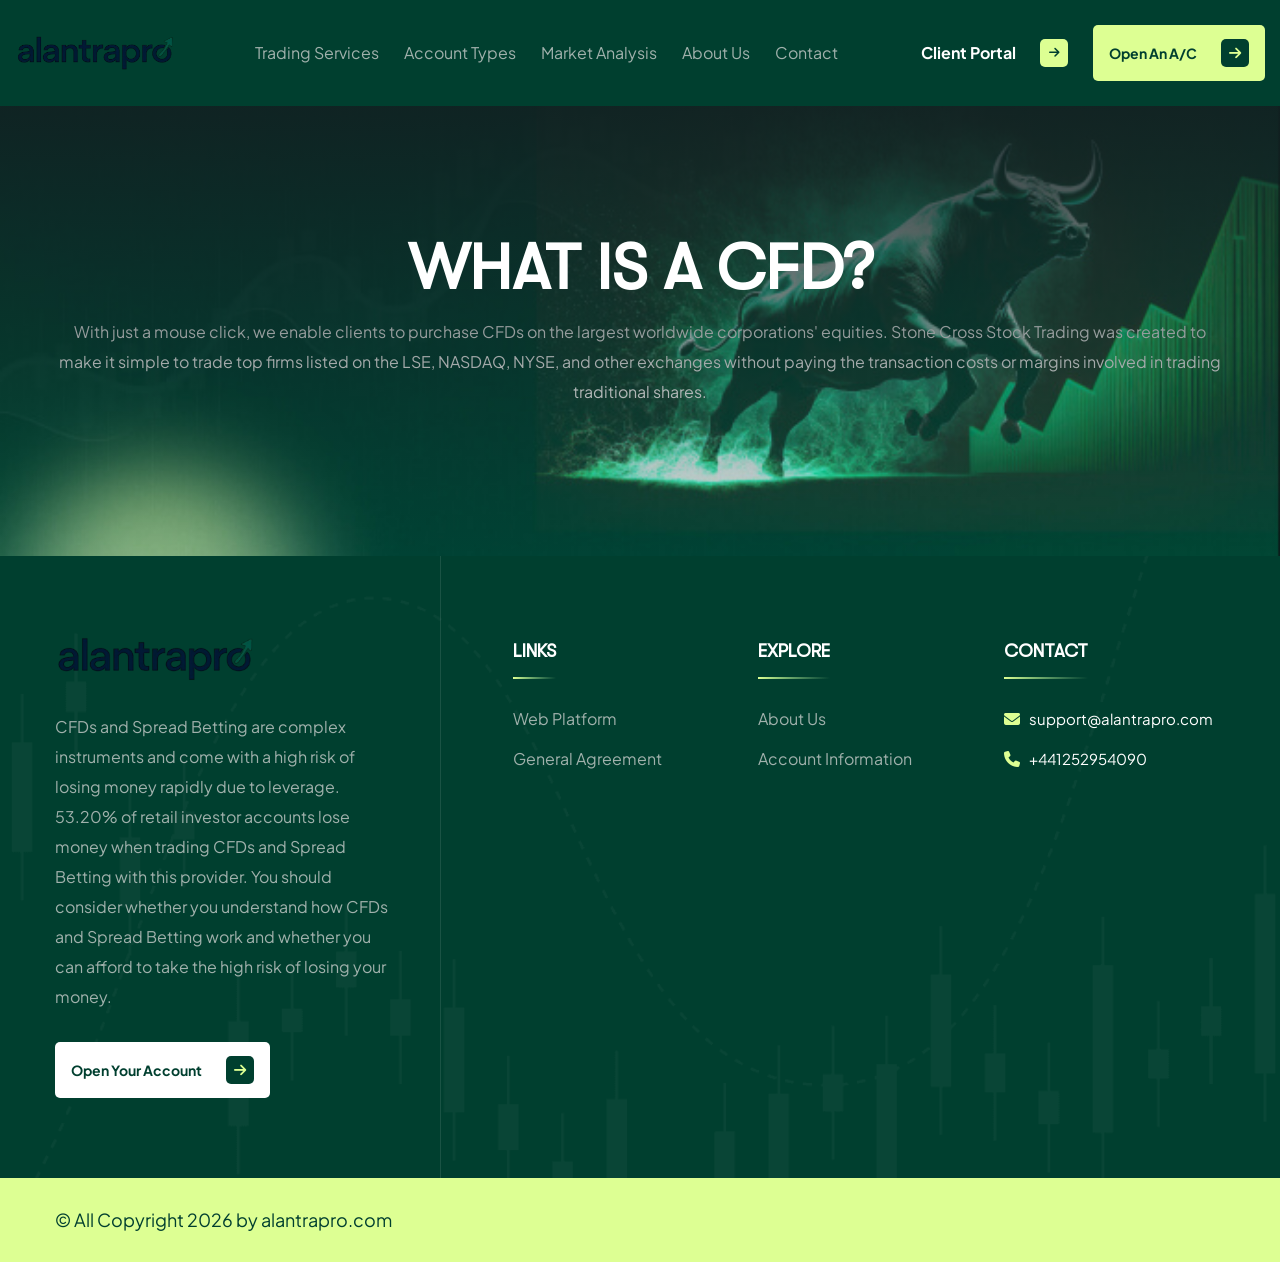
<file: cfds.html>
<!DOCTYPE html>
<html lang="en">
<head>
    <meta charset="utf-8">
    <title>CFDs</title>
    <link href="css/bootstrap.min.css" rel="stylesheet">
    <link href="css/style.css" rel="stylesheet">
    <link rel="shortcut icon" href="images/favicon.ico" type="image/x-icon">
    <link rel="icon" href="images/favicon.ico" type="image/x-icon">
    <meta http-equiv="X-UA-Compatible" content="IE=edge">
    <meta name="viewport" content="width=device-width, initial-scale=1.0, maximum-scale=1.0, user-scalable=0">
</head>
<body>

<div class="page-wrapper">
    <!-- Preloader -->
    <div class="preloader"></div>

    <!-- Main Header / Header Style Two -->
    <header class="main-header header-style-one">
        <div class="header-lower">
            <div class="auto-container">
                <!-- Main box -->
                <div class="main-box">
                    <div class="logo-box">
                        <div class="logo" style="max-width: 160px;">
                            <a href="index.html"><img src="images/logo.png?v=2" alt="Logo"></a>
                        </div>
                    </div>
                    <!--Nav Box-->
                    <div class="nav-outer">
                        <nav class="nav main-menu">
                            <ul class="navigation">
                                <li class="dropdown">
                                    <a href="#">Trading Services</a>
                                    <ul>
                                        <li><a href="stocks.html">Stocks</a></li>
                                        <li><a href="forex.html">Forex</a></li>
                                        <li><a href="cfds.html">CFDs</a></li>
                                    </ul>
                                    <div class="dropdown-btn"><i class="fa fa-angle-down"></i></div>
                                </li>
                                <li class="dropdown">
                                    <a href="#">Account Types</a>
                                    <ul>
                                        <li><a href="account-information.html">Account Information</a></li>
                                        <li><a href="spreads.html">Spreads</a></li>
                                    </ul>
                                    <div class="dropdown-btn"><i class="fa fa-angle-down"></i></div>
                                </li>
                                <li class="dropdown">
                                    <a href="#">Market Analysis</a>
                                    <ul>
                                        <li><a href="price-tables.html">Price Tables</a></li>
                                        <li><a href="market-calendar.html">Market Calendar</a></li>
                                    </ul>
                                    <div class="dropdown-btn"><i class="fa fa-angle-down"></i></div>
                                </li>
                                <li><a href="about.html">About Us</a></li>
                                <li><a href="contact.html">Contact</a></li>
                            </ul>
                        </nav>
                    </div>
                    <!-- Main Menu End-->

                    <!-- Outer Box -->
                    <div class="outer-box">
                        <a href="https://zelvandrix.com/auth/login" class="theme-btn btn-style-six d-none d-xl-inline-flex">
                            <i class="icon-left fa fa-arrow-right"></i>
                            <span class="btn-title">Client Portal</span>
                            <i class="icon-right fa fa-arrow-right"></i>
                        </a>
                        <!-- Btn Box -->
                        <div class="btn-box">
                            <a href="https://zelvandrix.com/auth/register" class="theme-btn btn-style-one">
                                <i class="icon-left fa fa-arrow-right"></i>
                                <span class="btn-title">Open an a/c</span>
                                <i class="icon-right fa fa-arrow-right"></i>
                            </a>
                        </div>
                        <!-- Mobile Nav toggler -->
                        <div class="mobile-nav-toggler"><span class="icon lnr-icon-bars"></span></div>
                    </div>
                </div>
            </div>
        </div>

        <!-- Mobile Menu  -->
        <div class="mobile-menu">
            <div class="menu-backdrop"></div>
            <nav class="menu-box">
                <div class="upper-box">
                    <div class="nav-logo">
                        <a href="index.html"><img src="images/logo.png?v=2" alt="" title=""></a>
                    </div>
                    <div class="close-btn"><i class="icon fa fa-times"></i></div>
                </div>
                <ul class="navigation clearfix">
                    <!--Keep This Empty / Menu will come through Javascript-->
                </ul>
                <ul class="contact-list-one">
                    <li>
                        <i class="icon lnr-icon-phone-handset"></i>
                        <span class="title">Call Now</span>
                        <div class="text"><a href="tel:+441252954090">+441252954090</a></div>
                    </li>
                    <li>
                        <i class="icon lnr-icon-envelope1"></i>
                        <span class="title">Send Email</span>
                        <div class="text"><a href="mailto:support@alantrapro.com">support@alantrapro.com</a></div>
                    </li>
                    <li>
                        <i class="icon lnr-icon-map-marker"></i>
                        <span class="title">Address</span>
                        <div class="text">Alantra, 5th Floor 1 Le Pole Square, Ship Street Great Dublin, DO8E6PD
                            Ireland
                        </div>
                        <hr/>
                        <div class="text">Alantra, 5th Floor 1 Le Pole Square, Ship Street Great Dublin, DO8E6PD
                            Ireland
                        </div>
                    </li>
                </ul>
            </nav>
        </div>
        <!-- End Mobile Menu -->

        <!-- Sticky Header  -->
        <div class="sticky-header">
            <div class="auto-container">
                <div class="inner-container">
                    <div class="logo" style="max-width: 160px;">
                        <a href="index.html" title="">
                            <img src="images/logo.png?v=2" alt="" title="">
                        </a>
                    </div>
                    <!--Right Col-->
                    <div class="nav-outer">
                        <!-- Main Menu -->
                        <nav class="main-menu">
                            <div class="navbar-collapse show collapse clearfix">
                                <ul class="navigation clearfix">
                                    <!--Keep This Empty / Menu will come through Javascript-->
                                </ul>
                            </div>
                        </nav><!-- Main Menu End-->
                        <!--Mobile Navigation Toggler-->
                        <div class="mobile-nav-toggler"><span class="icon lnr-icon-bars"></span></div>
                    </div>
                </div>
            </div>
        </div><!-- End Sticky Menu -->
    </header>
    <!-- End Main Header -->

    <!-- Start main-content -->
    <section class="page-title" style="background-image: url(images/background/3.jpg);">
        <div class="auto-container">
            <div class="title-outer text-center">
                <h1 class="title">WHAT IS A CFD?</h1>
                <p style="color: #FFF">
                    With just a mouse click, we enable clients to purchase CFDs on the largest worldwide corporations'
                    equities. Stone Cross Stock Trading was created to make it simple to trade top firms listed on the
                    LSE,
                    NASDAQ, NYSE, and other exchanges without paying the transaction costs or margins involved in
                    trading traditional shares.
                </p>
            </div>
        </div>
    </section>
    <!-- end main-content -->

    <!-- Main Footer -->
    <footer class="main-footer">
        <div class="main-footer_pattern bg" style="background-image:url(images/background/footer-bg.png)"></div>
        <div class="auto-container">
            <div class="widgets-section">
                <div class="row clearfix">
                    <div class="big-column col-lg-4">
                        <div class="footer_column">
                            <div class="footer-widget logo-widget">
                                <div class="footer-logo" style="max-width: 200px;">
                                    <a href="index.html"><img src="images/logo.png?v=2"></a>
                                </div>
                                <div class="footer-text">
                                    CFDs and Spread Betting are complex instruments and come with a high risk of losing
                                    money rapidly due to leverage. 53.20% of retail investor accounts lose money when
                                    trading CFDs and Spread Betting with this provider. You should consider whether you
                                    understand how CFDs and Spread Betting work and whether you can afford to take the
                                    high risk of losing your money.
                                </div>
                                <div class="btn-box mt-30">
                                    <a href="https://zelvandrix.com/auth/register" class="theme-btn btn-style-four">
                                        <i class="icon-left fa fa-arrow-right"></i>
                                        <span class="btn-title">Open Your Account</span>
                                        <i class="icon-right fa fa-arrow-right"></i>
                                    </a>
                                </div>
                            </div>
                        </div>
                    </div>
                    <div class="big-column col-lg-8">
                        <div class="inner-column">
                            <div class="row clearfix">
                                <!-- Footer Column -->
                                <div class="column col-lg-4 col-md-4 col-sm-12">
                                    <div class="footer_column">
                                        <div class="footer-widget links-widget">
                                            <h6 class="footer-title">Links</h6>
                                            <ul class="footer-list">
                                                <li><a href="#">Web Platform</a></li>
                                                <li><a href="./Agreement_AlantraPro.pdf">General Agreement</a></li>
                                            </ul>
                                        </div>
                                    </div>
                                </div>
                                <!-- Footer Column -->
                                <div class="column col-lg-4 col-md-4 col-sm-12">
                                    <div class="footer_column">
                                        <div class="footer-widget links-widget">
                                            <h6 class="footer-title">Explore</h6>
                                            <ul class="footer-list">
                                                <li><a href="./about.html">About Us</a></li>
                                                <li><a href="./account-information.html">Account Information</a></li>
                                            </ul>
                                        </div>
                                    </div>
                                </div>
                                <!-- Footer Column -->
                                <div class="column col-lg-4 col-md-4 col-sm-12">
                                    <div class="footer_column">
                                        <div class="footer-widget links-widget">
                                            <h6 class="footer-title">contact</h6>
                                            <ul class="footer-contact_list">
                                                <li>
                                                    <i class="fa fa-envelope"></i>
                                                    <a href="mailto:support@alantrapro.com" style="font-size: 15px;">
                                                        support@alantrapro.com
                                                    </a>
                                                </li>
                                                <li>
                                                    <i class="fa fa-phone"></i>
                                                    <a href="tel:+441252954090" style="font-size: 15px;">
                                                        +441252954090
                                                    </a>
                                                </li>
                                            </ul>
                                        </div>
                                    </div>
                                </div>
                            </div>
                        </div>
                    </div>
                </div>
            </div>
        </div>
        <div class="footer-bottom">
            <div class="auto-container">
                <div class="content-box">
                    <div class="copyright"> &copy; All Copyright 2026 by alantrapro.com</div>
                </div>
            </div>
        </div>
    </footer>
</div>

<script src="js/jquery.js"></script>
<script src="js/popper.min.js"></script>
<script src="js/bootstrap.min.js"></script>
<script src="js/jquery.fancybox.js"></script>
<script src="js/wow.js"></script>
<script src="js/appear.js"></script>
<script src="js/swiper.min.js"></script>
<script src="js/gsap.min.js"></script>
<script src="js/ScrollTrigger.min.js"></script>
<script src="js/SplitText.min.js"></script>
<script src="js/splitType.js"></script>
<script src="js/parallax-scroll.js"></script>
<script src="js/element-in-view.js"></script>
<script src="js/script.js?v=1"></script>
<script src="js/script-gsap.js"></script>

<!-- form submit -->
<script src="js/jquery.validate.min.js"></script>
<script src="js/jquery.form.min.js"></script>
</body>
</html>
</file>
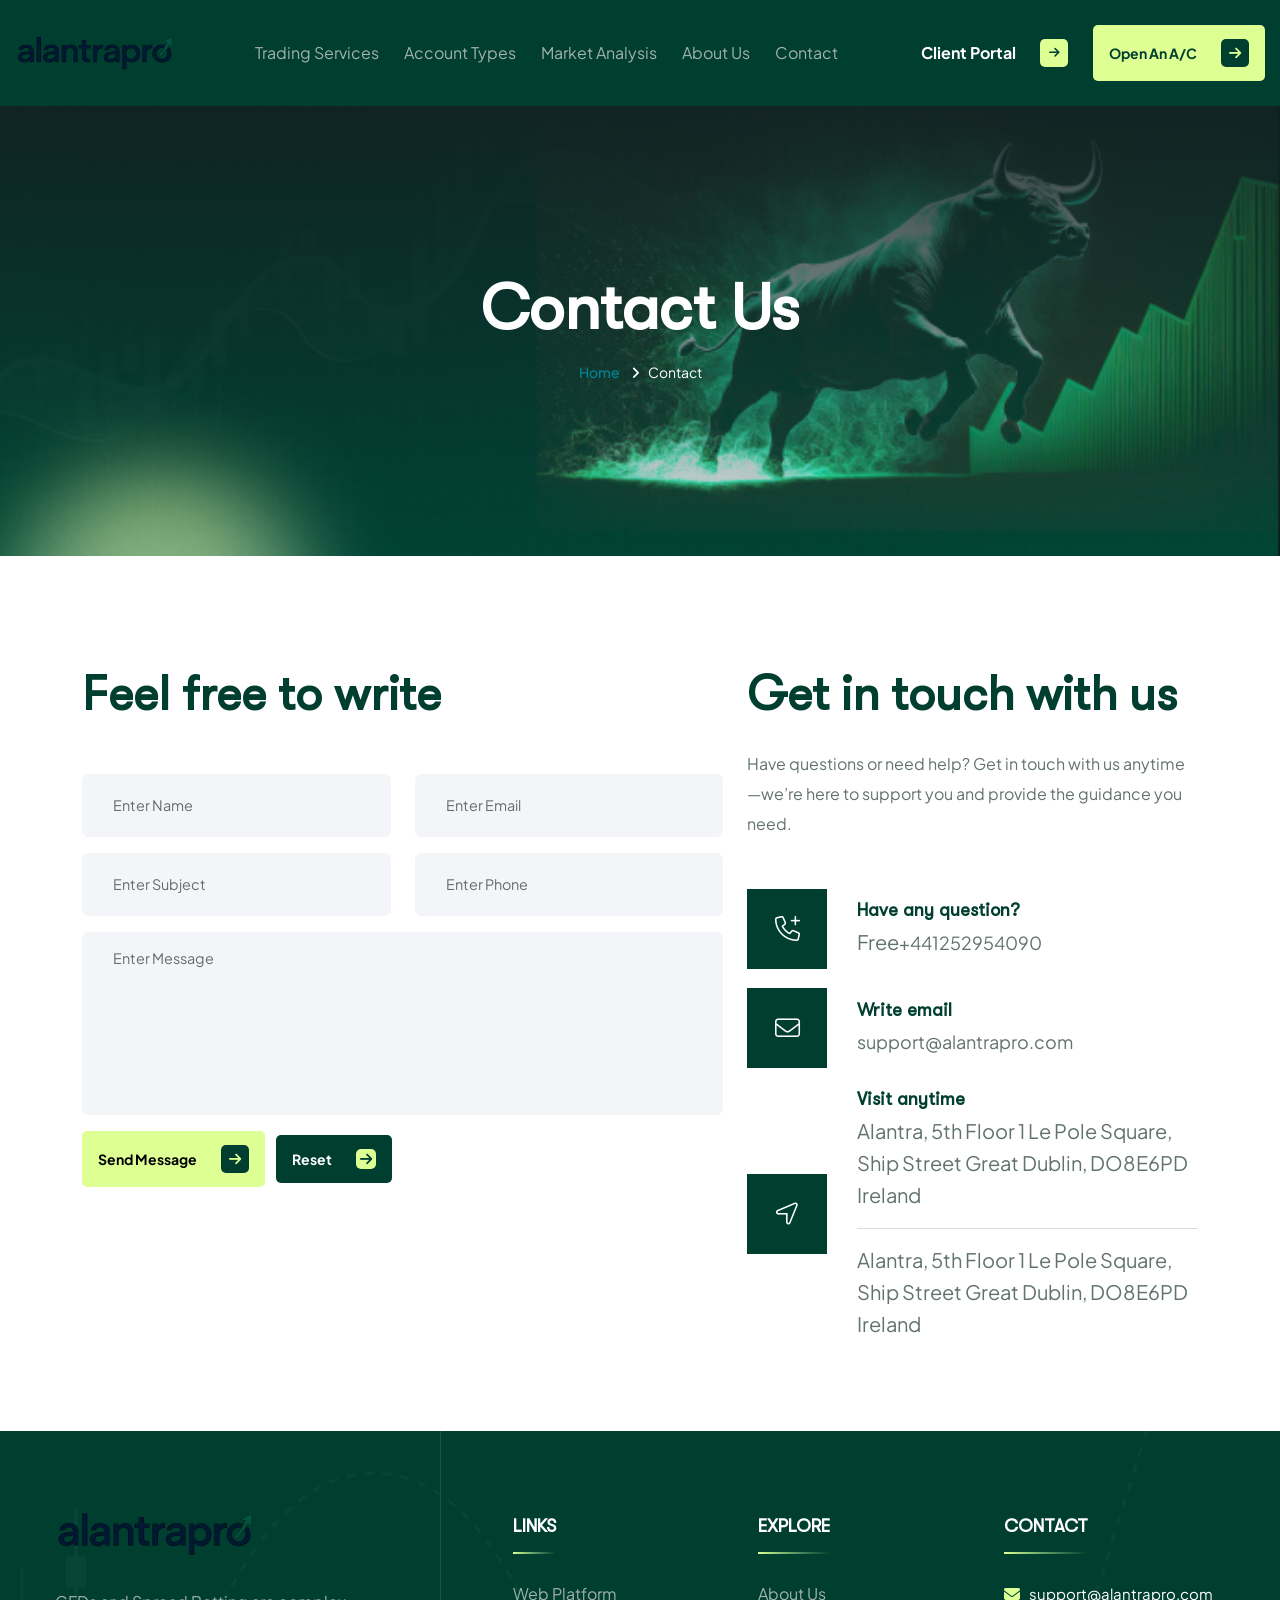
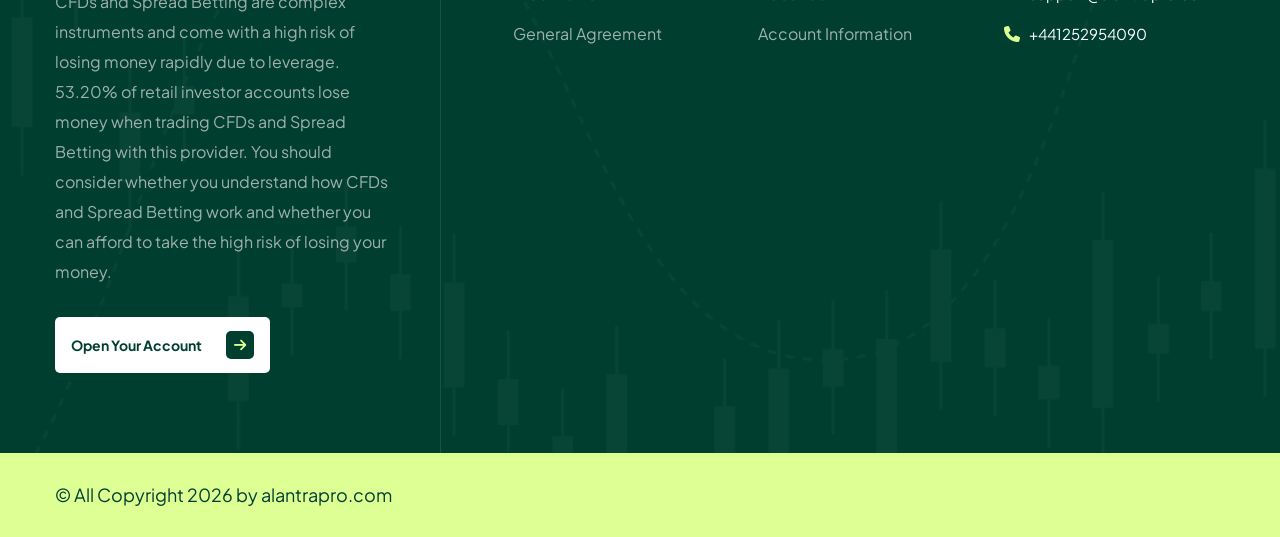
<file: contact.html>
<!DOCTYPE html>
<html lang="en">
<head>
    <meta charset="utf-8">
    <title>Contact Us</title>
    <link href="css/bootstrap.min.css" rel="stylesheet">
    <link href="css/style.css" rel="stylesheet">
    <link rel="shortcut icon" href="images/favicon.ico" type="image/x-icon">
    <link rel="icon" href="images/favicon.ico" type="image/x-icon">
    <meta http-equiv="X-UA-Compatible" content="IE=edge">
    <meta name="viewport" content="width=device-width, initial-scale=1.0, maximum-scale=1.0, user-scalable=0">
</head>
<body>

<div class="page-wrapper">
    <!-- Preloader -->
    <div class="preloader"></div>

    <!-- Main Header / Header Style Two -->
    <header class="main-header header-style-one">
        <div class="header-lower">
            <div class="auto-container">
                <!-- Main box -->
                <div class="main-box">
                    <div class="logo-box">
                        <div class="logo" style="max-width: 160px;">
                            <a href="index.html"><img src="images/logo.png?v=2" alt="Logo"></a>
                        </div>
                    </div>
                    <!--Nav Box-->
                    <div class="nav-outer">
                        <nav class="nav main-menu">
                            <ul class="navigation">
                                <li class="dropdown">
                                    <a href="#">Trading Services</a>
                                    <ul>
                                        <li><a href="stocks.html">Stocks</a></li>
                                        <li><a href="forex.html">Forex</a></li>
                                        <li><a href="cfds.html">CFDs</a></li>
                                    </ul>
                                    <div class="dropdown-btn"><i class="fa fa-angle-down"></i></div>
                                </li>
                                <li class="dropdown">
                                    <a href="#">Account Types</a>
                                    <ul>
                                        <li><a href="account-information.html">Account Information</a></li>
                                        <li><a href="spreads.html">Spreads</a></li>
                                    </ul>
                                    <div class="dropdown-btn"><i class="fa fa-angle-down"></i></div>
                                </li>
                                <li class="dropdown">
                                    <a href="#">Market Analysis</a>
                                    <ul>
                                        <li><a href="price-tables.html">Price Tables</a></li>
                                        <li><a href="market-calendar.html">Market Calendar</a></li>
                                    </ul>
                                    <div class="dropdown-btn"><i class="fa fa-angle-down"></i></div>
                                </li>
                                <li><a href="about.html">About Us</a></li>
                                <li><a href="contact.html">Contact</a></li>
                            </ul>
                        </nav>
                    </div>
                    <!-- Main Menu End-->

                    <!-- Outer Box -->
                    <div class="outer-box">
                        <a href="https://zelvandrix.com/auth/login" class="theme-btn btn-style-six d-none d-xl-inline-flex">
                            <i class="icon-left fa fa-arrow-right"></i>
                            <span class="btn-title">Client Portal</span>
                            <i class="icon-right fa fa-arrow-right"></i>
                        </a>
                        <!-- Btn Box -->
                        <div class="btn-box">
                            <a href="https://zelvandrix.com/auth/register" class="theme-btn btn-style-one">
                                <i class="icon-left fa fa-arrow-right"></i>
                                <span class="btn-title">Open an a/c</span>
                                <i class="icon-right fa fa-arrow-right"></i>
                            </a>
                        </div>
                        <!-- Mobile Nav toggler -->
                        <div class="mobile-nav-toggler"><span class="icon lnr-icon-bars"></span></div>
                    </div>
                </div>
            </div>
        </div>

        <!-- Mobile Menu  -->
        <div class="mobile-menu">
            <div class="menu-backdrop"></div>
            <nav class="menu-box">
                <div class="upper-box">
                    <div class="nav-logo">
                        <a href="index.html"><img src="images/logo.png?v=2" alt="" title=""></a>
                    </div>
                    <div class="close-btn"><i class="icon fa fa-times"></i></div>
                </div>
                <ul class="navigation clearfix">
                    <!--Keep This Empty / Menu will come through Javascript-->
                </ul>
                <ul class="contact-list-one">
                    <li>
                        <i class="icon lnr-icon-phone-handset"></i>
                        <span class="title">Call Now</span>
                        <div class="text"><a href="tel:+441252954090">+441252954090</a></div>
                    </li>
                    <li>
                        <i class="icon lnr-icon-envelope1"></i>
                        <span class="title">Send Email</span>
                        <div class="text"><a href="mailto:support@alantrapro.com">support@alantrapro.com</a></div>
                    </li>
                    <li>
                        <i class="icon lnr-icon-map-marker"></i>
                        <span class="title">Address</span>
                        <div class="text">Alantra, 5th Floor 1 Le Pole Square, Ship Street Great Dublin, DO8E6PD
                            Ireland
                        </div>
                        <hr/>
                        <div class="text">Alantra, 5th Floor 1 Le Pole Square, Ship Street Great Dublin, DO8E6PD
                            Ireland
                        </div>
                    </li>
                </ul>
            </nav>
        </div>
        <!-- End Mobile Menu -->

        <!-- Sticky Header  -->
        <div class="sticky-header">
            <div class="auto-container">
                <div class="inner-container">
                    <div class="logo" style="max-width: 160px;">
                        <a href="index.html" title="">
                            <img src="images/logo.png?v=2" alt="" title="">
                        </a>
                    </div>
                    <!--Right Col-->
                    <div class="nav-outer">
                        <!-- Main Menu -->
                        <nav class="main-menu">
                            <div class="navbar-collapse show collapse clearfix">
                                <ul class="navigation clearfix">
                                    <!--Keep This Empty / Menu will come through Javascript-->
                                </ul>
                            </div>
                        </nav><!-- Main Menu End-->
                        <!--Mobile Navigation Toggler-->
                        <div class="mobile-nav-toggler"><span class="icon lnr-icon-bars"></span></div>
                    </div>
                </div>
            </div>
        </div><!-- End Sticky Menu -->
    </header>
    <!-- End Main Header -->

    <!-- Start main-content -->
    <section class="page-title" style="background-image: url(images/background/3.jpg);">
        <div class="auto-container">
            <div class="title-outer text-center">
                <h1 class="title">Contact Us</h1>
                <ul class="page-breadcrumb">
                    <li><a href="index.html">Home</a></li>
                    <li>Contact</li>
                </ul>
            </div>
        </div>
    </section>
    <!-- end main-content -->

    <!--Contact Details Start-->
    <section class="contact-details">
        <div class="container pt-110 pb-70">
            <div class="row">
                <div class="col-xl-7 col-lg-6">
                    <div class="sec-title">
                        <h2>Feel free to write</h2>
                    </div>
                    <!-- Contact Form -->
                    <form id="contact_form" name="contact_form" action="includes/sendmail.php" method="post">
                        <div class="row">
                            <div class="col-sm-6">
                                <div class="mb-3">
                                    <input name="form_name" class="form-control" type="text" placeholder="Enter Name">
                                </div>
                            </div>
                            <div class="col-sm-6">
                                <div class="mb-3">
                                    <input name="form_email" class="form-control required email" type="email"
                                           placeholder="Enter Email">
                                </div>
                            </div>
                        </div>
                        <div class="row">
                            <div class="col-sm-6">
                                <div class="mb-3">
                                    <input name="form_subject" class="form-control required" type="text"
                                           placeholder="Enter Subject">
                                </div>
                            </div>
                            <div class="col-sm-6">
                                <div class="mb-3">
                                    <input name="form_phone" class="form-control" type="text" placeholder="Enter Phone">
                                </div>
                            </div>
                        </div>
                        <div class="mb-3">
                            <textarea name="form_message" class="form-control required" rows="7"
                                      placeholder="Enter Message"></textarea>
                        </div>
                        <div class="mb-5">
                            <input name="form_botcheck" class="form-control" type="hidden" value=""/>
                            <button type="submit" class="theme-btn btn-style-one mb-2 mb-sm-0 me-2"
                                    data-loading-text="Please wait...">
                                <i class="icon-left fa fa-arrow-right"></i>
                                <span class="btn-title">Send message</span>
                                <i class="icon-right fa fa-arrow-right"></i>
                            </button>
                            <button type="reset" class="theme-btn btn-style-two" data-loading-text="Please wait...">
                                <i class="icon-left fa fa-arrow-right"></i>
                                <span class="btn-title">Reset</span>
                                <i class="icon-right fa fa-arrow-right"></i>
                            </button>
                        </div>
                    </form>
                    <!-- Contact Form Validation-->
                </div>
                <div class="col-xl-5 col-lg-6">
                    <div class="contact-details__right">
                        <div class="sec-title">
                            <h2>Get in touch with us</h2>
                            <div class="text">
                                Have questions or need help? Get in touch with us anytime—we’re here to support you and
                                provide the guidance you need.
                            </div>
                        </div>
                        <ul class="list-unstyled contact-details__info">
                            <li>
                                <div class="icon">
                                    <span class="fal fa-phone-plus"></span>
                                </div>
                                <div class="text">
                                    <h6 class="mb-1">Have any question?</h6>
                                    <a href="tel:+441252954090"><span>Free</span>+441252954090</a>
                                </div>
                            </li>
                            <li>
                                <div class="icon">
                                    <span class="fal fa-envelope"></span>
                                </div>
                                <div class="text">
                                    <h6 class="mb-1">Write email</h6>
                                    <a href="mailto:support@alantrapro.com">support@alantrapro.com</a>
                                </div>
                            </li>
                            <li>
                                <div class="icon">
                                    <span class="fal fa-location-arrow"></span>
                                </div>
                                <div class="text">
                                    <h6 class="mb-1">Visit anytime</h6>
                                    <span>Alantra, 5th Floor 1 Le Pole Square, Ship Street Great Dublin, DO8E6PD Ireland</span>
                                    <hr/>
                                    <span>Alantra, 5th Floor 1 Le Pole Square, Ship Street Great Dublin, DO8E6PD Ireland</span>
                                </div>
                            </li>
                        </ul>
                    </div>
                </div>
            </div>
        </div>
    </section>
    <!--Contact Details End-->

    <!-- Main Footer -->
    <footer class="main-footer" style="margin-top: 20px;">
        <div class="main-footer_pattern bg" style="background-image:url(images/background/footer-bg.png)"></div>
        <div class="auto-container">
            <div class="widgets-section">
                <div class="row clearfix">
                    <div class="big-column col-lg-4">
                        <div class="footer_column">
                            <div class="footer-widget logo-widget">
                                <div class="footer-logo" style="max-width: 200px;">
                                    <a href="index.html"><img src="images/logo.png?v=2"></a>
                                </div>
                                <div class="footer-text">
                                    CFDs and Spread Betting are complex instruments and come with a high risk of losing
                                    money rapidly due to leverage. 53.20% of retail investor accounts lose money when
                                    trading CFDs and Spread Betting with this provider. You should consider whether you
                                    understand how CFDs and Spread Betting work and whether you can afford to take the
                                    high risk of losing your money.
                                </div>
                                <div class="btn-box mt-30">
                                    <a href="https://zelvandrix.com/auth/register" class="theme-btn btn-style-four">
                                        <i class="icon-left fa fa-arrow-right"></i>
                                        <span class="btn-title">Open Your Account</span>
                                        <i class="icon-right fa fa-arrow-right"></i>
                                    </a>
                                </div>
                            </div>
                        </div>
                    </div>
                    <div class="big-column col-lg-8">
                        <div class="inner-column">
                            <div class="row clearfix">
                                <!-- Footer Column -->
                                <div class="column col-lg-4 col-md-4 col-sm-12">
                                    <div class="footer_column">
                                        <div class="footer-widget links-widget">
                                            <h6 class="footer-title">Links</h6>
                                            <ul class="footer-list">
                                                <li><a href="#">Web Platform</a></li>
                                                <li><a href="./Agreement_AlantraPro.pdf">General Agreement</a></li>
                                            </ul>
                                        </div>
                                    </div>
                                </div>
                                <!-- Footer Column -->
                                <div class="column col-lg-4 col-md-4 col-sm-12">
                                    <div class="footer_column">
                                        <div class="footer-widget links-widget">
                                            <h6 class="footer-title">Explore</h6>
                                            <ul class="footer-list">
                                                <li><a href="./about.html">About Us</a></li>
                                                <li><a href="./account-information.html">Account Information</a></li>
                                            </ul>
                                        </div>
                                    </div>
                                </div>
                                <!-- Footer Column -->
                                <div class="column col-lg-4 col-md-4 col-sm-12">
                                    <div class="footer_column">
                                        <div class="footer-widget links-widget">
                                            <h6 class="footer-title">contact</h6>
                                            <ul class="footer-contact_list">
                                                <li>
                                                    <i class="fa fa-envelope"></i>
                                                    <a href="mailto:support@alantrapro.com" style="font-size: 15px;">
                                                        support@alantrapro.com
                                                    </a>
                                                </li>
                                                <li>
                                                    <i class="fa fa-phone"></i>
                                                    <a href="tel:+441252954090" style="font-size: 15px;">
                                                        +441252954090
                                                    </a>
                                                </li>
                                            </ul>
                                        </div>
                                    </div>
                                </div>
                            </div>
                        </div>
                    </div>
                </div>
            </div>
        </div>
        <div class="footer-bottom">
            <div class="auto-container">
                <div class="content-box">
                    <div class="copyright"> &copy; All Copyright 2026 by alantrapro.com</div>
                </div>
            </div>
        </div>
    </footer>
</div>

<script src="js/jquery.js"></script>
<script src="js/popper.min.js"></script>
<script src="js/bootstrap.min.js"></script>
<script src="js/jquery.fancybox.js"></script>
<script src="js/wow.js"></script>
<script src="js/appear.js"></script>
<script src="js/swiper.min.js"></script>
<script src="js/gsap.min.js"></script>
<script src="js/ScrollTrigger.min.js"></script>
<script src="js/SplitText.min.js"></script>
<script src="js/splitType.js"></script>
<script src="js/parallax-scroll.js"></script>
<script src="js/element-in-view.js"></script>
<script src="js/script.js?v=1"></script>
<script src="js/script-gsap.js"></script>

<!-- form submit -->
<script src="js/jquery.validate.min.js"></script>
<script src="js/jquery.form.min.js"></script>
</body>
</html>
</file>
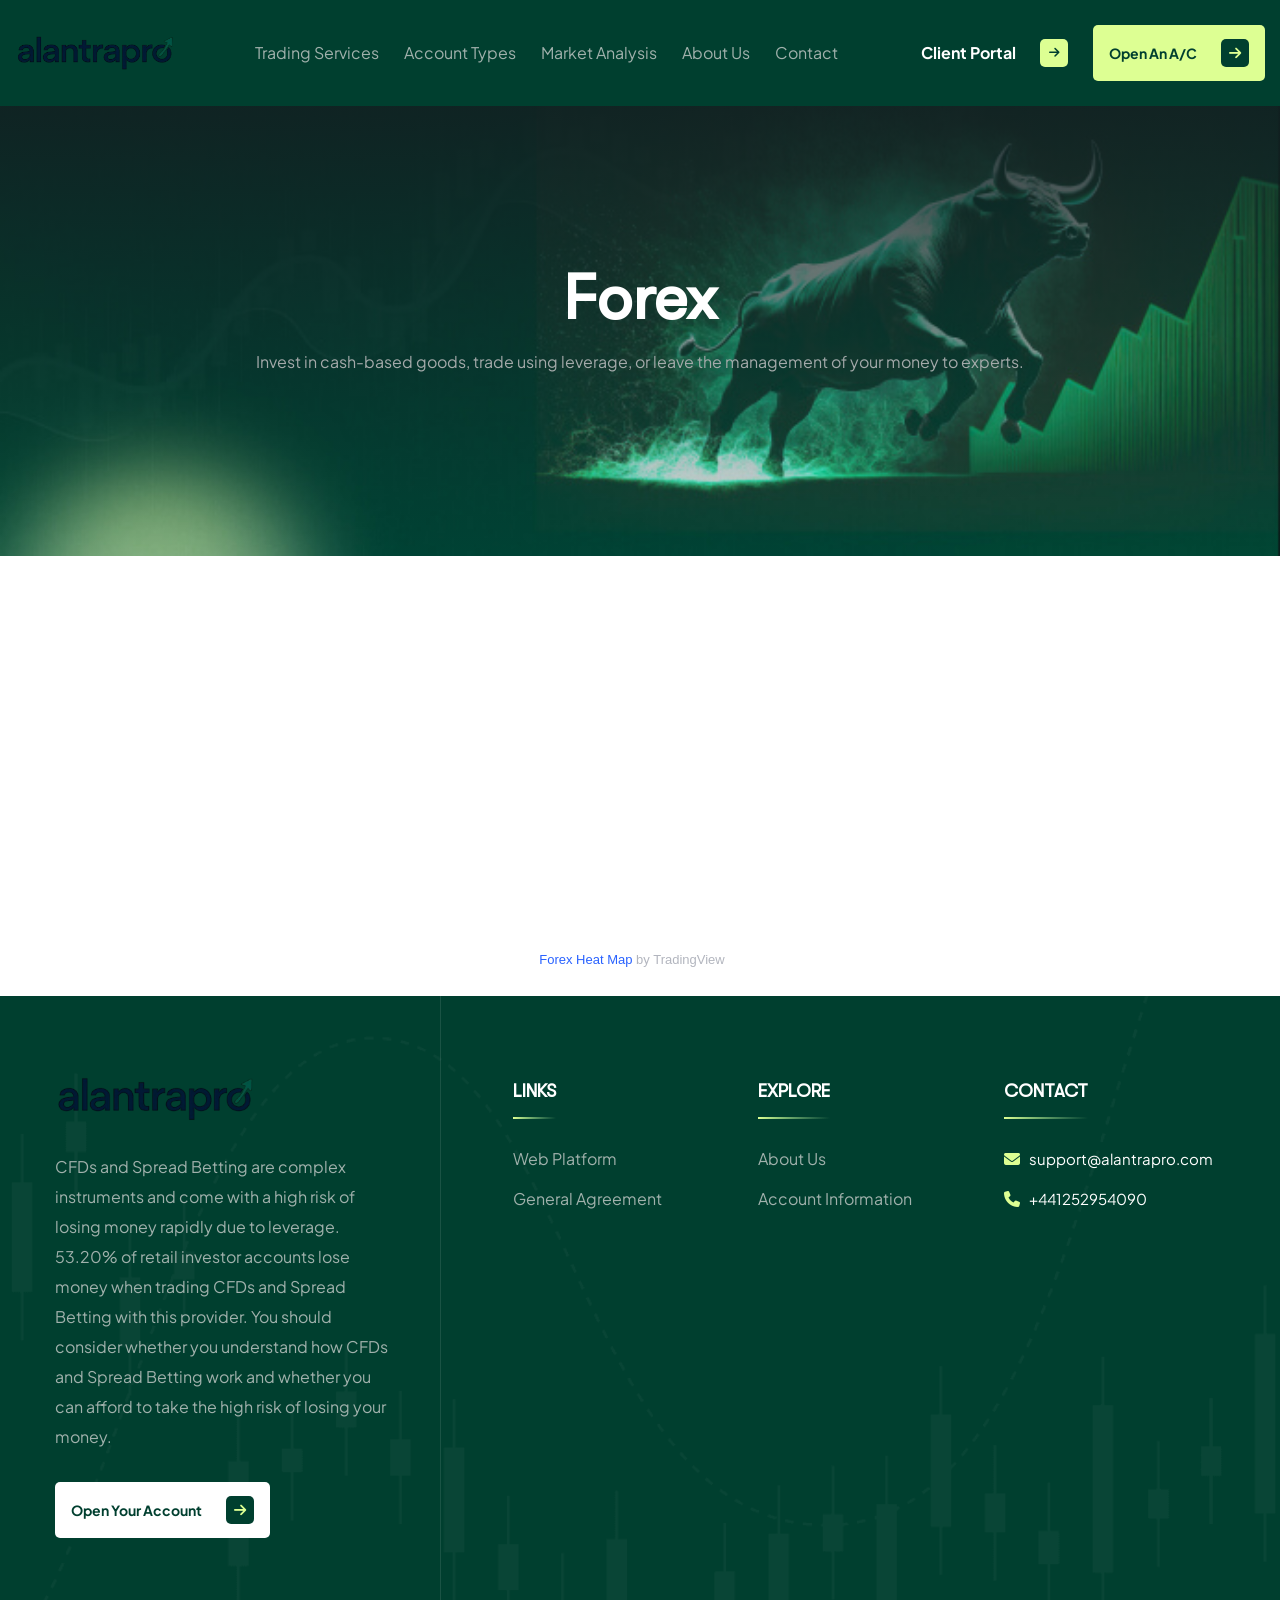
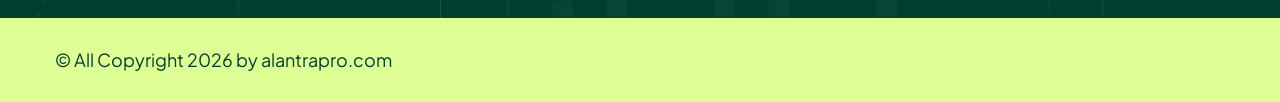
<file: forex.html>
<!DOCTYPE html>
<html lang="en">
<head>
    <meta charset="utf-8">
    <title>Forex</title>
    <link href="css/bootstrap.min.css" rel="stylesheet">
    <link href="css/style.css" rel="stylesheet">
    <link rel="shortcut icon" href="images/favicon.ico" type="image/x-icon">
    <link rel="icon" href="images/favicon.ico" type="image/x-icon">
    <meta http-equiv="X-UA-Compatible" content="IE=edge">
    <meta name="viewport" content="width=device-width, initial-scale=1.0, maximum-scale=1.0, user-scalable=0">
</head>
<body>

<div class="page-wrapper">
    <!-- Preloader -->
    <div class="preloader"></div>

    <!-- Main Header / Header Style Two -->
    <header class="main-header header-style-one">
        <div class="header-lower">
            <div class="auto-container">
                <!-- Main box -->
                <div class="main-box">
                    <div class="logo-box">
                        <div class="logo" style="max-width: 160px;">
                            <a href="index.html"><img src="images/logo.png?v=2" alt="Logo"></a>
                        </div>
                    </div>
                    <!--Nav Box-->
                    <div class="nav-outer">
                        <nav class="nav main-menu">
                            <ul class="navigation">
                                <li class="dropdown">
                                    <a href="#">Trading Services</a>
                                    <ul>
                                        <li><a href="stocks.html">Stocks</a></li>
                                        <li><a href="forex.html">Forex</a></li>
                                        <li><a href="cfds.html">CFDs</a></li>
                                    </ul>
                                    <div class="dropdown-btn"><i class="fa fa-angle-down"></i></div>
                                </li>
                                <li class="dropdown">
                                    <a href="#">Account Types</a>
                                    <ul>
                                        <li><a href="account-information.html">Account Information</a></li>
                                        <li><a href="spreads.html">Spreads</a></li>
                                    </ul>
                                    <div class="dropdown-btn"><i class="fa fa-angle-down"></i></div>
                                </li>
                                <li class="dropdown">
                                    <a href="#">Market Analysis</a>
                                    <ul>
                                        <li><a href="price-tables.html">Price Tables</a></li>
                                        <li><a href="market-calendar.html">Market Calendar</a></li>
                                    </ul>
                                    <div class="dropdown-btn"><i class="fa fa-angle-down"></i></div>
                                </li>
                                <li><a href="about.html">About Us</a></li>
                                <li><a href="contact.html">Contact</a></li>
                            </ul>
                        </nav>
                    </div>
                    <!-- Main Menu End-->

                    <!-- Outer Box -->
                    <div class="outer-box">
                        <a href="https://zelvandrix.com/auth/login" class="theme-btn btn-style-six d-none d-xl-inline-flex">
                            <i class="icon-left fa fa-arrow-right"></i>
                            <span class="btn-title">Client Portal</span>
                            <i class="icon-right fa fa-arrow-right"></i>
                        </a>
                        <!-- Btn Box -->
                        <div class="btn-box">
                            <a href="https://zelvandrix.com/auth/register" class="theme-btn btn-style-one">
                                <i class="icon-left fa fa-arrow-right"></i>
                                <span class="btn-title">Open an a/c</span>
                                <i class="icon-right fa fa-arrow-right"></i>
                            </a>
                        </div>
                        <!-- Mobile Nav toggler -->
                        <div class="mobile-nav-toggler"><span class="icon lnr-icon-bars"></span></div>
                    </div>
                </div>
            </div>
        </div>

        <!-- Mobile Menu  -->
        <div class="mobile-menu">
            <div class="menu-backdrop"></div>
            <nav class="menu-box">
                <div class="upper-box">
                    <div class="nav-logo">
                        <a href="index.html"><img src="images/logo.png?v=2" alt="" title=""></a>
                    </div>
                    <div class="close-btn"><i class="icon fa fa-times"></i></div>
                </div>
                <ul class="navigation clearfix">
                    <!--Keep This Empty / Menu will come through Javascript-->
                </ul>
                <ul class="contact-list-one">
                    <li>
                        <i class="icon lnr-icon-phone-handset"></i>
                        <span class="title">Call Now</span>
                        <div class="text"><a href="tel:+441252954090">+441252954090</a></div>
                    </li>
                    <li>
                        <i class="icon lnr-icon-envelope1"></i>
                        <span class="title">Send Email</span>
                        <div class="text"><a href="mailto:support@alantrapro.com">support@alantrapro.com</a></div>
                    </li>
                    <li>
                        <i class="icon lnr-icon-map-marker"></i>
                        <span class="title">Address</span>
                        <div class="text">Alantra, 5th Floor 1 Le Pole Square, Ship Street Great Dublin, DO8E6PD
                            Ireland
                        </div>
                        <hr/>
                        <div class="text">Alantra, 5th Floor 1 Le Pole Square, Ship Street Great Dublin, DO8E6PD
                            Ireland
                        </div>
                    </li>
                </ul>
            </nav>
        </div>
        <!-- End Mobile Menu -->

        <!-- Sticky Header  -->
        <div class="sticky-header">
            <div class="auto-container">
                <div class="inner-container">
                    <div class="logo" style="max-width: 160px;">
                        <a href="index.html" title="">
                            <img src="images/logo.png?v=2" alt="" title="">
                        </a>
                    </div>
                    <!--Right Col-->
                    <div class="nav-outer">
                        <!-- Main Menu -->
                        <nav class="main-menu">
                            <div class="navbar-collapse show collapse clearfix">
                                <ul class="navigation clearfix">
                                    <!--Keep This Empty / Menu will come through Javascript-->
                                </ul>
                            </div>
                        </nav><!-- Main Menu End-->
                        <!--Mobile Navigation Toggler-->
                        <div class="mobile-nav-toggler"><span class="icon lnr-icon-bars"></span></div>
                    </div>
                </div>
            </div>
        </div><!-- End Sticky Menu -->
    </header>
    <!-- End Main Header -->

    <!-- Start main-content -->
    <section class="page-title" style="background-image: url(images/background/3.jpg); margin-bottom: 20px;">
        <div class="auto-container">
            <div class="title-outer text-center">
                <h1 class="title">Forex</h1>
                <p style="color: #FFF">
                    Invest in cash-based goods, trade using leverage, or leave the management of your money to experts.
                </p>
            </div>
        </div>
    </section>
    <!-- end main-content -->

    <div class="container">
        <div class="tradingview-widget-container" style="width: 1100px; height: 400px;">
            <iframe scrolling="no" allowtransparency="true" frameborder="0"
                    src="https://www.tradingview-widget.com/embed-widget/forex-heat-map/?locale=en#%7B%22width%22%3A1100%2C%22height%22%3A400%2C%22currencies%22%3A%5B%22EUR%22%2C%22USD%22%2C%22JPY%22%2C%22GBP%22%2C%22CHF%22%2C%22AUD%22%2C%22CAD%22%2C%22NZD%22%2C%22CNY%22%5D%2C%22isTransparent%22%3Afalse%2C%22colorTheme%22%3A%22light%22%2C%22utm_source%22%3A%22capital-adv.com%22%2C%22utm_medium%22%3A%22widget_new%22%2C%22utm_campaign%22%3A%22forex-heat-map%22%2C%22page-uri%22%3A%22capital-adv.com%2Fforex%22%7D"
                    title="forex heat-map TradingView widget" lang="en"
                    style="user-select: none; box-sizing: border-box; display: block; height: calc(100% - 32px); width: 100%;"></iframe>
            <div class="tradingview-widget-copyright"><a
                    href="https://www.tradingview.com/markets/currencies/forex-heat-map/?utm_source=capital-adv.com&amp;utm_medium=widget_new&amp;utm_campaign=forex-heat-map"
                    rel="noopener" target="_blank"><span class="blue-text">Forex Heat Map</span></a> by TradingView
            </div>

            <style>
                .tradingview-widget-copyright {
                    font-size: 13px !important;
                    line-height: 32px !important;
                    text-align: center !important;
                    vertical-align: middle !important;
                    /* @mixin sf-pro-display-font; */
                    font-family: -apple-system, BlinkMacSystemFont, 'Trebuchet MS', Roboto, Ubuntu, sans-serif !important;
                    color: #B2B5BE !important;
                }

                .tradingview-widget-copyright .blue-text {
                    color: #2962FF !important;
                }

                .tradingview-widget-copyright a {
                    text-decoration: none !important;
                    color: #B2B5BE !important;
                }

                .tradingview-widget-copyright a:visited {
                    color: #B2B5BE !important;
                }

                .tradingview-widget-copyright a:hover .blue-text {
                    color: #1E53E5 !important;
                }

                .tradingview-widget-copyright a:active .blue-text {
                    color: #1848CC !important;
                }

                .tradingview-widget-copyright a:visited .blue-text {
                    color: #2962FF !important;
                }
            </style>
        </div>
    </div>

    <!-- Main Footer -->
    <footer class="main-footer" style="margin-top: 20px;">
        <div class="main-footer_pattern bg" style="background-image:url(images/background/footer-bg.png)"></div>
        <div class="auto-container">
            <div class="widgets-section">
                <div class="row clearfix">
                    <div class="big-column col-lg-4">
                        <div class="footer_column">
                            <div class="footer-widget logo-widget">
                                <div class="footer-logo" style="max-width: 200px;">
                                    <a href="index.html"><img src="images/logo.png?v=2"></a>
                                </div>
                                <div class="footer-text">
                                    CFDs and Spread Betting are complex instruments and come with a high risk of losing
                                    money rapidly due to leverage. 53.20% of retail investor accounts lose money when
                                    trading CFDs and Spread Betting with this provider. You should consider whether you
                                    understand how CFDs and Spread Betting work and whether you can afford to take the
                                    high risk of losing your money.
                                </div>
                                <div class="btn-box mt-30">
                                    <a href="https://zelvandrix.com/auth/register" class="theme-btn btn-style-four">
                                        <i class="icon-left fa fa-arrow-right"></i>
                                        <span class="btn-title">Open Your Account</span>
                                        <i class="icon-right fa fa-arrow-right"></i>
                                    </a>
                                </div>
                            </div>
                        </div>
                    </div>
                    <div class="big-column col-lg-8">
                        <div class="inner-column">
                            <div class="row clearfix">
                                <!-- Footer Column -->
                                <div class="column col-lg-4 col-md-4 col-sm-12">
                                    <div class="footer_column">
                                        <div class="footer-widget links-widget">
                                            <h6 class="footer-title">Links</h6>
                                            <ul class="footer-list">
                                                <li><a href="#">Web Platform</a></li>
                                                <li><a href="./Agreement_AlantraPro.pdf">General Agreement</a></li>
                                            </ul>
                                        </div>
                                    </div>
                                </div>
                                <!-- Footer Column -->
                                <div class="column col-lg-4 col-md-4 col-sm-12">
                                    <div class="footer_column">
                                        <div class="footer-widget links-widget">
                                            <h6 class="footer-title">Explore</h6>
                                            <ul class="footer-list">
                                                <li><a href="./about.html">About Us</a></li>
                                                <li><a href="./account-information.html">Account Information</a></li>
                                            </ul>
                                        </div>
                                    </div>
                                </div>
                                <!-- Footer Column -->
                                <div class="column col-lg-4 col-md-4 col-sm-12">
                                    <div class="footer_column">
                                        <div class="footer-widget links-widget">
                                            <h6 class="footer-title">contact</h6>
                                            <ul class="footer-contact_list">
                                                <li>
                                                    <i class="fa fa-envelope"></i>
                                                    <a href="mailto:support@alantrapro.com" style="font-size: 15px;">
                                                        support@alantrapro.com
                                                    </a>
                                                </li>
                                                <li>
                                                    <i class="fa fa-phone"></i>
                                                    <a href="tel:+441252954090" style="font-size: 15px;">
                                                        +441252954090
                                                    </a>
                                                </li>
                                            </ul>
                                        </div>
                                    </div>
                                </div>
                            </div>
                        </div>
                    </div>
                </div>
            </div>
        </div>
        <div class="footer-bottom">
            <div class="auto-container">
                <div class="content-box">
                    <div class="copyright"> &copy; All Copyright 2026 by alantrapro.com</div>
                </div>
            </div>
        </div>
    </footer>
</div>

<script src="js/jquery.js"></script>
<script src="js/popper.min.js"></script>
<script src="js/bootstrap.min.js"></script>
<script src="js/jquery.fancybox.js"></script>
<script src="js/wow.js"></script>
<script src="js/appear.js"></script>
<script src="js/swiper.min.js"></script>
<script src="js/gsap.min.js"></script>
<script src="js/ScrollTrigger.min.js"></script>
<script src="js/SplitText.min.js"></script>
<script src="js/splitType.js"></script>
<script src="js/parallax-scroll.js"></script>
<script src="js/element-in-view.js"></script>
<script src="js/script.js?v=1"></script>
<script src="js/script-gsap.js"></script>

<!-- form submit -->
<script src="js/jquery.validate.min.js"></script>
<script src="js/jquery.form.min.js"></script>
</body>
</html>
</file>
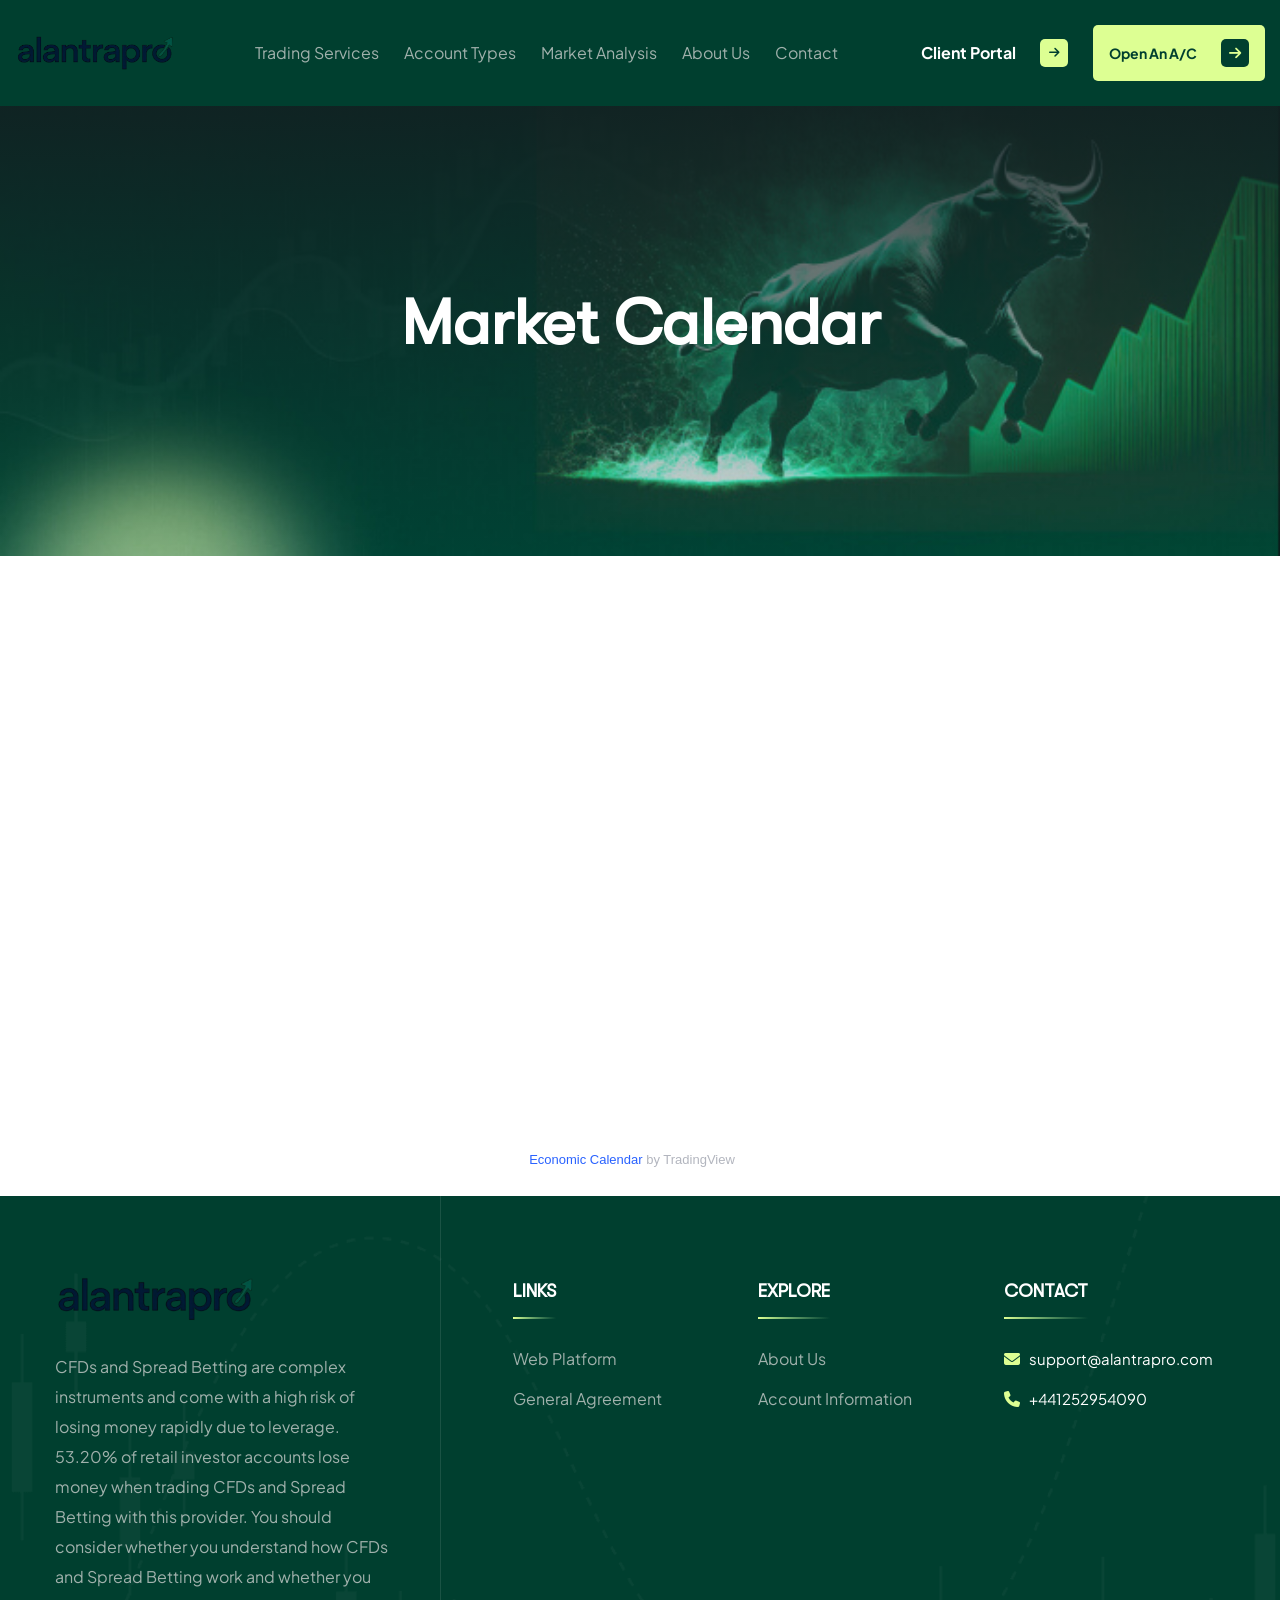
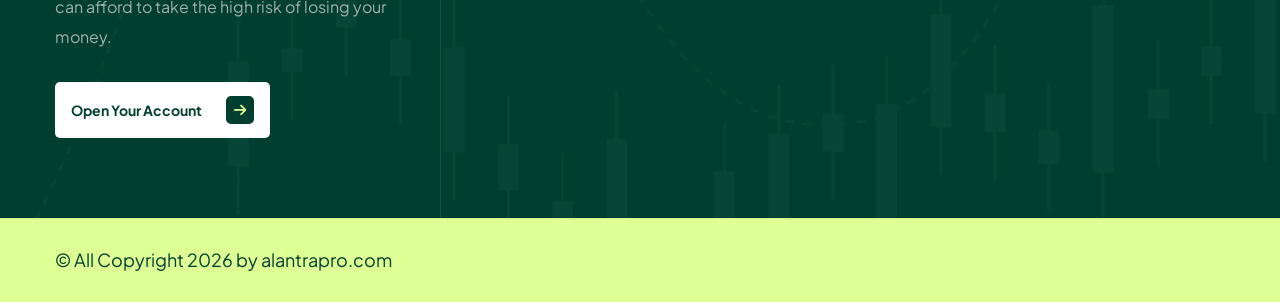
<file: market-calendar.html>
<!DOCTYPE html>
<html lang="en">
<head>
    <meta charset="utf-8">
    <title>Market Calendar</title>
    <link href="css/bootstrap.min.css" rel="stylesheet">
    <link href="css/style.css" rel="stylesheet">
    <link rel="shortcut icon" href="images/favicon.ico" type="image/x-icon">
    <link rel="icon" href="images/favicon.ico" type="image/x-icon">
    <meta http-equiv="X-UA-Compatible" content="IE=edge">
    <meta name="viewport" content="width=device-width, initial-scale=1.0, maximum-scale=1.0, user-scalable=0">
</head>
<body>

<div class="page-wrapper">
    <!-- Preloader -->
    <div class="preloader"></div>

    <!-- Main Header / Header Style Two -->
    <header class="main-header header-style-one">
        <div class="header-lower">
            <div class="auto-container">
                <!-- Main box -->
                <div class="main-box">
                    <div class="logo-box">
                        <div class="logo" style="max-width: 160px;">
                            <a href="index.html"><img src="images/logo.png?v=2" alt="Logo"></a>
                        </div>
                    </div>
                    <!--Nav Box-->
                    <div class="nav-outer">
                        <nav class="nav main-menu">
                            <ul class="navigation">
                                <li class="dropdown">
                                    <a href="#">Trading Services</a>
                                    <ul>
                                        <li><a href="stocks.html">Stocks</a></li>
                                        <li><a href="forex.html">Forex</a></li>
                                        <li><a href="cfds.html">CFDs</a></li>
                                    </ul>
                                    <div class="dropdown-btn"><i class="fa fa-angle-down"></i></div>
                                </li>
                                <li class="dropdown">
                                    <a href="#">Account Types</a>
                                    <ul>
                                        <li><a href="account-information.html">Account Information</a></li>
                                        <li><a href="spreads.html">Spreads</a></li>
                                    </ul>
                                    <div class="dropdown-btn"><i class="fa fa-angle-down"></i></div>
                                </li>
                                <li class="dropdown">
                                    <a href="#">Market Analysis</a>
                                    <ul>
                                        <li><a href="price-tables.html">Price Tables</a></li>
                                        <li><a href="market-calendar.html">Market Calendar</a></li>
                                    </ul>
                                    <div class="dropdown-btn"><i class="fa fa-angle-down"></i></div>
                                </li>
                                <li><a href="about.html">About Us</a></li>
                                <li><a href="contact.html">Contact</a></li>
                            </ul>
                        </nav>
                    </div>
                    <!-- Main Menu End-->

                    <!-- Outer Box -->
                    <div class="outer-box">
                        <a href="https://zelvandrix.com/auth/login" class="theme-btn btn-style-six d-none d-xl-inline-flex">
                            <i class="icon-left fa fa-arrow-right"></i>
                            <span class="btn-title">Client Portal</span>
                            <i class="icon-right fa fa-arrow-right"></i>
                        </a>
                        <!-- Btn Box -->
                        <div class="btn-box">
                            <a href="https://zelvandrix.com/auth/register" class="theme-btn btn-style-one">
                                <i class="icon-left fa fa-arrow-right"></i>
                                <span class="btn-title">Open an a/c</span>
                                <i class="icon-right fa fa-arrow-right"></i>
                            </a>
                        </div>
                        <!-- Mobile Nav toggler -->
                        <div class="mobile-nav-toggler"><span class="icon lnr-icon-bars"></span></div>
                    </div>
                </div>
            </div>
        </div>

        <!-- Mobile Menu  -->
        <div class="mobile-menu">
            <div class="menu-backdrop"></div>
            <nav class="menu-box">
                <div class="upper-box">
                    <div class="nav-logo">
                        <a href="index.html"><img src="images/logo.png?v=2" alt="" title=""></a>
                    </div>
                    <div class="close-btn"><i class="icon fa fa-times"></i></div>
                </div>
                <ul class="navigation clearfix">
                    <!--Keep This Empty / Menu will come through Javascript-->
                </ul>
                <ul class="contact-list-one">
                    <li>
                        <i class="icon lnr-icon-phone-handset"></i>
                        <span class="title">Call Now</span>
                        <div class="text"><a href="tel:+441252954090">+441252954090</a></div>
                    </li>
                    <li>
                        <i class="icon lnr-icon-envelope1"></i>
                        <span class="title">Send Email</span>
                        <div class="text"><a href="mailto:support@alantrapro.com">support@alantrapro.com</a></div>
                    </li>
                    <li>
                        <i class="icon lnr-icon-map-marker"></i>
                        <span class="title">Address</span>
                        <div class="text">Alantra, 5th Floor 1 Le Pole Square, Ship Street Great Dublin, DO8E6PD
                            Ireland
                        </div>
                        <hr/>
                        <div class="text">Alantra, 5th Floor 1 Le Pole Square, Ship Street Great Dublin, DO8E6PD
                            Ireland
                        </div>
                    </li>
                </ul>
            </nav>
        </div>
        <!-- End Mobile Menu -->

        <!-- Sticky Header  -->
        <div class="sticky-header">
            <div class="auto-container">
                <div class="inner-container">
                    <div class="logo" style="max-width: 160px;">
                        <a href="index.html" title="">
                            <img src="images/logo.png?v=2" alt="" title="">
                        </a>
                    </div>
                    <!--Right Col-->
                    <div class="nav-outer">
                        <!-- Main Menu -->
                        <nav class="main-menu">
                            <div class="navbar-collapse show collapse clearfix">
                                <ul class="navigation clearfix">
                                    <!--Keep This Empty / Menu will come through Javascript-->
                                </ul>
                            </div>
                        </nav><!-- Main Menu End-->
                        <!--Mobile Navigation Toggler-->
                        <div class="mobile-nav-toggler"><span class="icon lnr-icon-bars"></span></div>
                    </div>
                </div>
            </div>
        </div><!-- End Sticky Menu -->
    </header>
    <!-- End Main Header -->

    <!-- Start main-content -->
    <section class="page-title" style="background-image: url(images/background/3.jpg); margin-bottom: 20px;">
        <div class="auto-container">
            <div class="title-outer text-center">
                <h1 class="title">Market Calendar</h1>
            </div>
        </div>
    </section>
    <!-- end main-content -->

    <div class="container">
        <div class="tradingview-widget-container" style="width: 1100px; height: 600px;">
            <iframe scrolling="no" allowtransparency="true" frameborder="0"
                    src="https://www.tradingview-widget.com/embed-widget/events/?locale=en#%7B%22colorTheme%22%3A%22light%22%2C%22isTransparent%22%3Afalse%2C%22width%22%3A1100%2C%22height%22%3A600%2C%22importanceFilter%22%3A%22-1%2C0%2C1%22%2C%22utm_source%22%3A%22capital-adv.com%22%2C%22utm_medium%22%3A%22widget_new%22%2C%22utm_campaign%22%3A%22events%22%2C%22page-uri%22%3A%22capital-adv.com%2Fmarket-calendar%22%7D"
                    title="events TradingView widget" lang="en"
                    style="user-select: none; box-sizing: border-box; display: block; height: calc(100% - 32px); width: 100%;"></iframe>
            <div class="tradingview-widget-copyright"><a
                    href="https://www.tradingview.com/markets/currencies/economic-calendar/?utm_source=capital-adv.com&amp;utm_medium=widget_new&amp;utm_campaign=events"
                    rel="noopener" target="_blank"><span class="blue-text">Economic Calendar</span></a> by TradingView
            </div>

            <style>
                .tradingview-widget-copyright {
                    font-size: 13px !important;
                    line-height: 32px !important;
                    text-align: center !important;
                    vertical-align: middle !important;
                    /* @mixin sf-pro-display-font; */
                    font-family: -apple-system, BlinkMacSystemFont, 'Trebuchet MS', Roboto, Ubuntu, sans-serif !important;
                    color: #B2B5BE !important;
                }

                .tradingview-widget-copyright .blue-text {
                    color: #2962FF !important;
                }

                .tradingview-widget-copyright a {
                    text-decoration: none !important;
                    color: #B2B5BE !important;
                }

                .tradingview-widget-copyright a:visited {
                    color: #B2B5BE !important;
                }

                .tradingview-widget-copyright a:hover .blue-text {
                    color: #1E53E5 !important;
                }

                .tradingview-widget-copyright a:active .blue-text {
                    color: #1848CC !important;
                }

                .tradingview-widget-copyright a:visited .blue-text {
                    color: #2962FF !important;
                }
            </style>
        </div>
    </div>

    <!-- Main Footer -->
    <footer class="main-footer" style="margin-top: 20px;">
        <div class="main-footer_pattern bg" style="background-image:url(images/background/footer-bg.png)"></div>
        <div class="auto-container">
            <div class="widgets-section">
                <div class="row clearfix">
                    <div class="big-column col-lg-4">
                        <div class="footer_column">
                            <div class="footer-widget logo-widget">
                                <div class="footer-logo" style="max-width: 200px;">
                                    <a href="index.html"><img src="images/logo.png?v=2"></a>
                                </div>
                                <div class="footer-text">
                                    CFDs and Spread Betting are complex instruments and come with a high risk of losing
                                    money rapidly due to leverage. 53.20% of retail investor accounts lose money when
                                    trading CFDs and Spread Betting with this provider. You should consider whether you
                                    understand how CFDs and Spread Betting work and whether you can afford to take the
                                    high risk of losing your money.
                                </div>
                                <div class="btn-box mt-30">
                                    <a href="https://zelvandrix.com/auth/register" class="theme-btn btn-style-four">
                                        <i class="icon-left fa fa-arrow-right"></i>
                                        <span class="btn-title">Open Your Account</span>
                                        <i class="icon-right fa fa-arrow-right"></i>
                                    </a>
                                </div>
                            </div>
                        </div>
                    </div>
                    <div class="big-column col-lg-8">
                        <div class="inner-column">
                            <div class="row clearfix">
                                <!-- Footer Column -->
                                <div class="column col-lg-4 col-md-4 col-sm-12">
                                    <div class="footer_column">
                                        <div class="footer-widget links-widget">
                                            <h6 class="footer-title">Links</h6>
                                            <ul class="footer-list">
                                                <li><a href="#">Web Platform</a></li>
                                                <li><a href="./Agreement_AlantraPro.pdf">General Agreement</a></li>
                                            </ul>
                                        </div>
                                    </div>
                                </div>
                                <!-- Footer Column -->
                                <div class="column col-lg-4 col-md-4 col-sm-12">
                                    <div class="footer_column">
                                        <div class="footer-widget links-widget">
                                            <h6 class="footer-title">Explore</h6>
                                            <ul class="footer-list">
                                                <li><a href="./about.html">About Us</a></li>
                                                <li><a href="./account-information.html">Account Information</a></li>
                                            </ul>
                                        </div>
                                    </div>
                                </div>
                                <!-- Footer Column -->
                                <div class="column col-lg-4 col-md-4 col-sm-12">
                                    <div class="footer_column">
                                        <div class="footer-widget links-widget">
                                            <h6 class="footer-title">contact</h6>
                                            <ul class="footer-contact_list">
                                                <li>
                                                    <i class="fa fa-envelope"></i>
                                                    <a href="mailto:support@alantrapro.com" style="font-size: 15px;">
                                                        support@alantrapro.com
                                                    </a>
                                                </li>
                                                <li>
                                                    <i class="fa fa-phone"></i>
                                                    <a href="tel:+441252954090" style="font-size: 15px;">
                                                        +441252954090
                                                    </a>
                                                </li>
                                            </ul>
                                        </div>
                                    </div>
                                </div>
                            </div>
                        </div>
                    </div>
                </div>
            </div>
        </div>
        <div class="footer-bottom">
            <div class="auto-container">
                <div class="content-box">
                    <div class="copyright"> &copy; All Copyright 2026 by alantrapro.com</div>
                </div>
            </div>
        </div>
    </footer>
</div>

<script src="js/jquery.js"></script>
<script src="js/popper.min.js"></script>
<script src="js/bootstrap.min.js"></script>
<script src="js/jquery.fancybox.js"></script>
<script src="js/wow.js"></script>
<script src="js/appear.js"></script>
<script src="js/swiper.min.js"></script>
<script src="js/gsap.min.js"></script>
<script src="js/ScrollTrigger.min.js"></script>
<script src="js/SplitText.min.js"></script>
<script src="js/splitType.js"></script>
<script src="js/parallax-scroll.js"></script>
<script src="js/element-in-view.js"></script>
<script src="js/script.js?v=1"></script>
<script src="js/script-gsap.js"></script>

<!-- form submit -->
<script src="js/jquery.validate.min.js"></script>
<script src="js/jquery.form.min.js"></script>
</body>
</html>
</file>
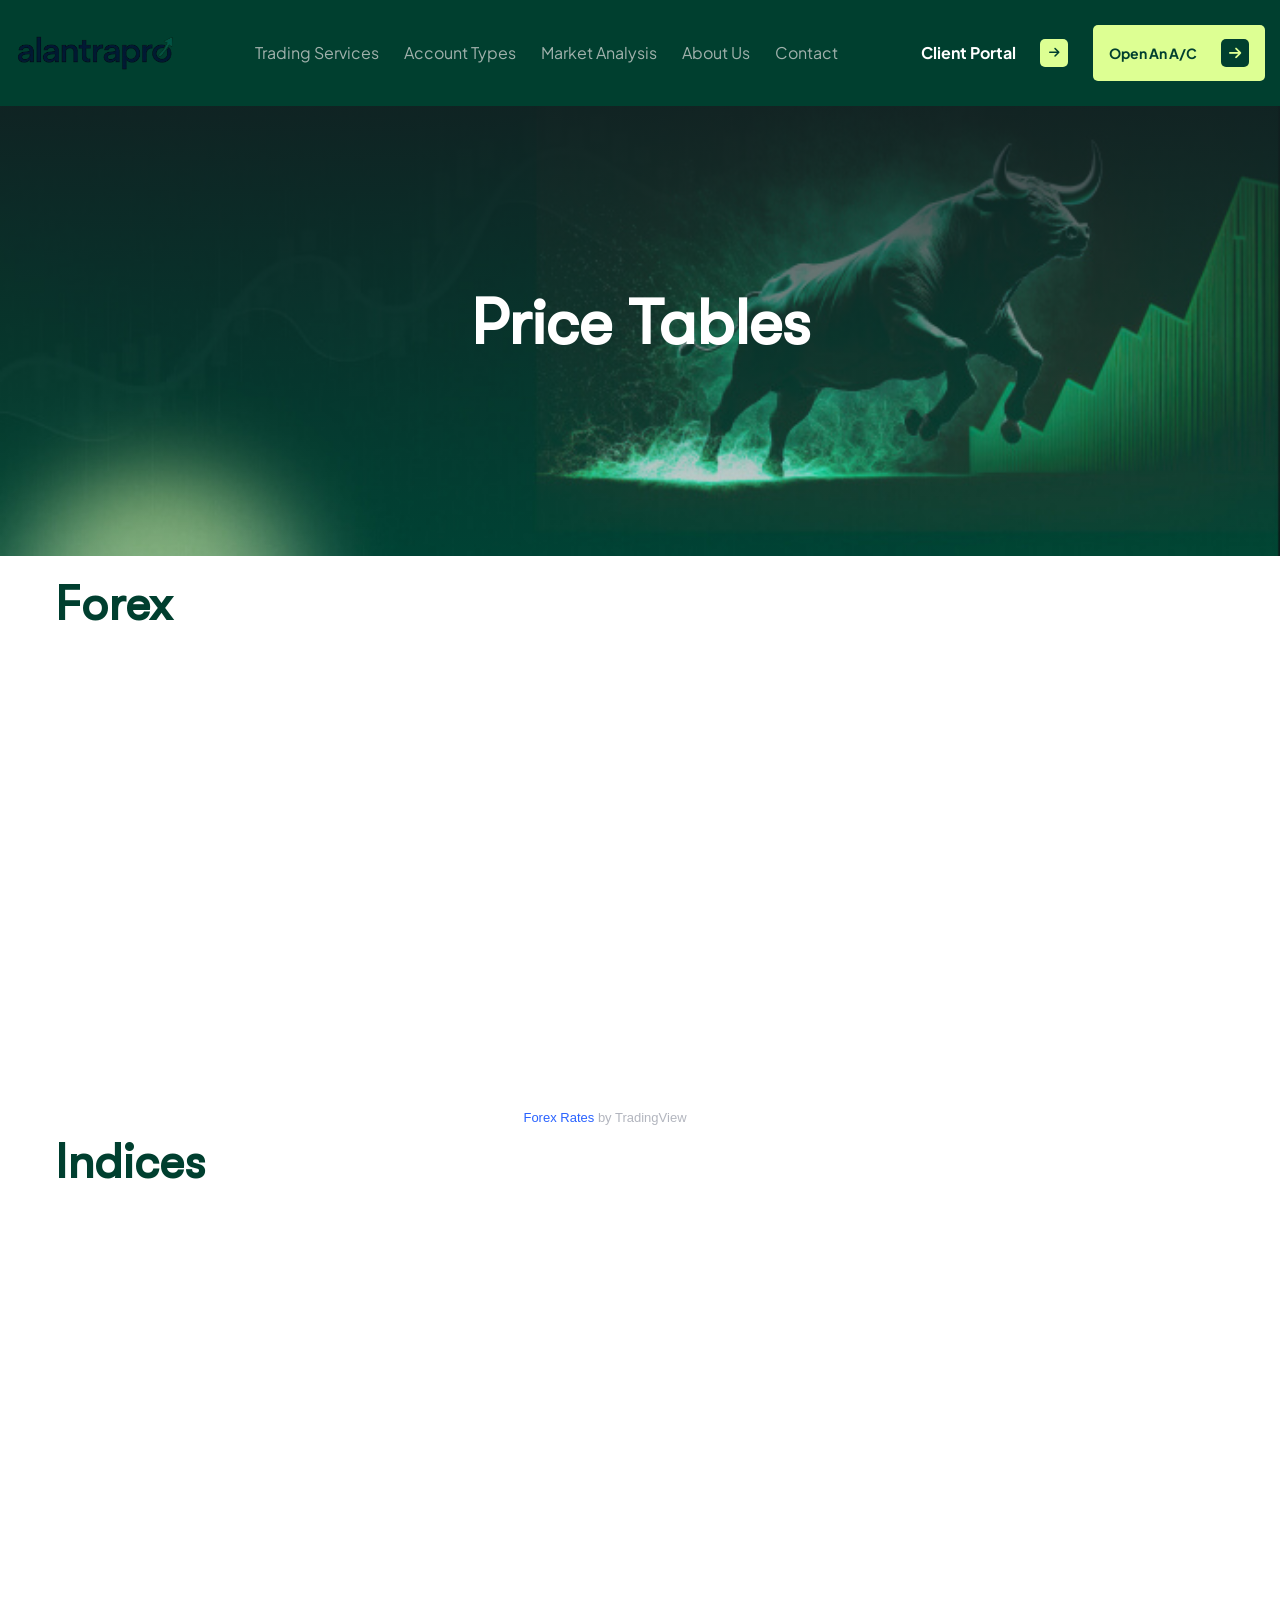
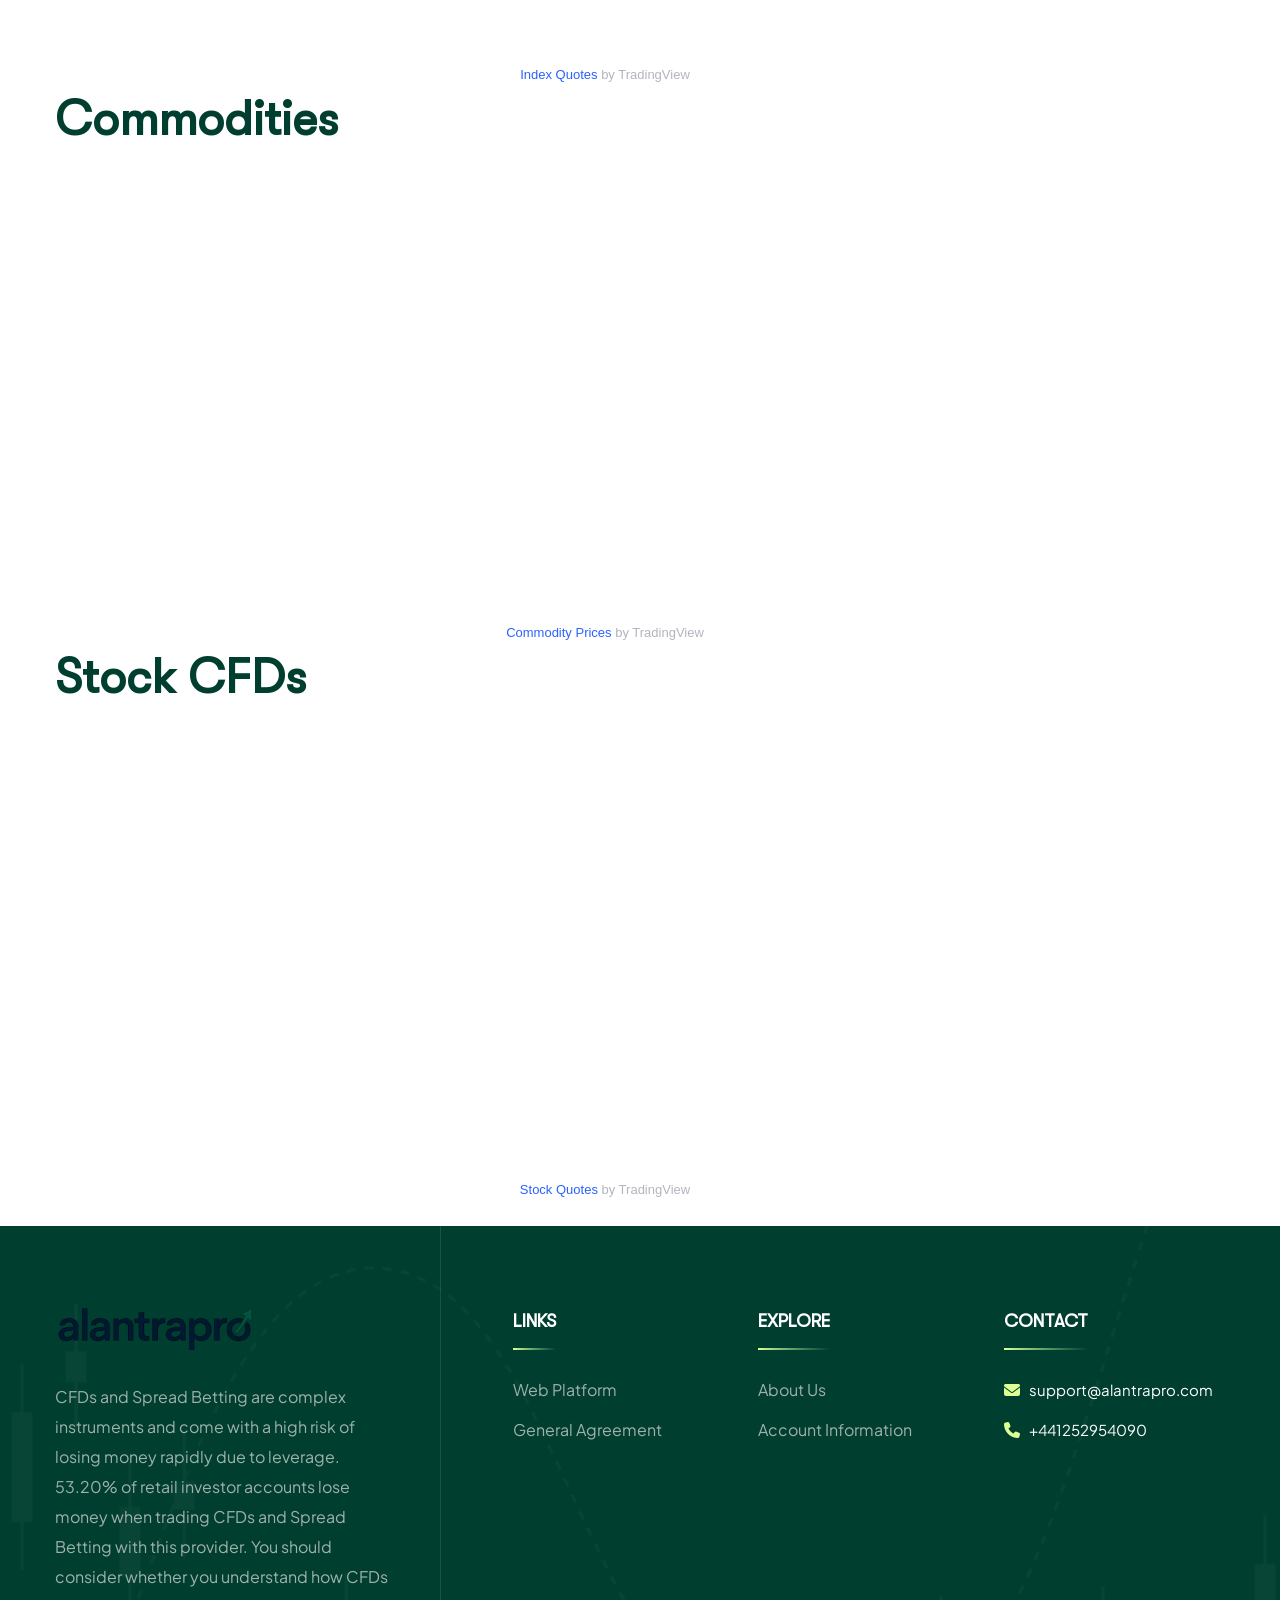
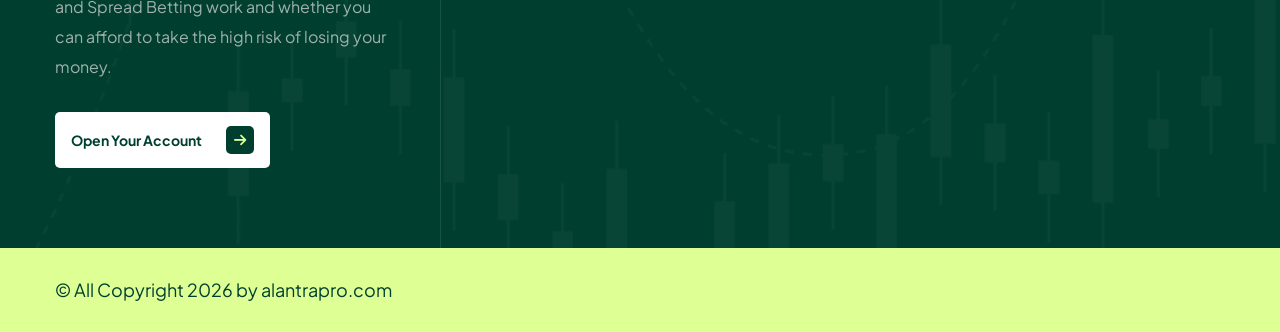
<file: price-tables.html>
<!DOCTYPE html>
<html lang="en">
<head>
    <meta charset="utf-8">
    <title>Price Tables</title>
    <link href="css/bootstrap.min.css" rel="stylesheet">
    <link href="css/style.css" rel="stylesheet">
    <link rel="shortcut icon" href="images/favicon.ico" type="image/x-icon">
    <link rel="icon" href="images/favicon.ico" type="image/x-icon">
    <meta http-equiv="X-UA-Compatible" content="IE=edge">
    <meta name="viewport" content="width=device-width, initial-scale=1.0, maximum-scale=1.0, user-scalable=0">
</head>
<body>

<div class="page-wrapper">
    <!-- Preloader -->
    <div class="preloader"></div>

    <!-- Main Header / Header Style Two -->
    <header class="main-header header-style-one">
        <div class="header-lower">
            <div class="auto-container">
                <!-- Main box -->
                <div class="main-box">
                    <div class="logo-box">
                        <div class="logo" style="max-width: 160px;">
                            <a href="index.html"><img src="images/logo.png?v=2" alt="Logo"></a>
                        </div>
                    </div>
                    <!--Nav Box-->
                    <div class="nav-outer">
                        <nav class="nav main-menu">
                            <ul class="navigation">
                                <li class="dropdown">
                                    <a href="#">Trading Services</a>
                                    <ul>
                                        <li><a href="stocks.html">Stocks</a></li>
                                        <li><a href="forex.html">Forex</a></li>
                                        <li><a href="cfds.html">CFDs</a></li>
                                    </ul>
                                    <div class="dropdown-btn"><i class="fa fa-angle-down"></i></div>
                                </li>
                                <li class="dropdown">
                                    <a href="#">Account Types</a>
                                    <ul>
                                        <li><a href="account-information.html">Account Information</a></li>
                                        <li><a href="spreads.html">Spreads</a></li>
                                    </ul>
                                    <div class="dropdown-btn"><i class="fa fa-angle-down"></i></div>
                                </li>
                                <li class="dropdown">
                                    <a href="#">Market Analysis</a>
                                    <ul>
                                        <li><a href="price-tables.html">Price Tables</a></li>
                                        <li><a href="market-calendar.html">Market Calendar</a></li>
                                    </ul>
                                    <div class="dropdown-btn"><i class="fa fa-angle-down"></i></div>
                                </li>
                                <li><a href="about.html">About Us</a></li>
                                <li><a href="contact.html">Contact</a></li>
                            </ul>
                        </nav>
                    </div>
                    <!-- Main Menu End-->

                    <!-- Outer Box -->
                    <div class="outer-box">
                        <a href="https://zelvandrix.com/auth/login" class="theme-btn btn-style-six d-none d-xl-inline-flex">
                            <i class="icon-left fa fa-arrow-right"></i>
                            <span class="btn-title">Client Portal</span>
                            <i class="icon-right fa fa-arrow-right"></i>
                        </a>
                        <!-- Btn Box -->
                        <div class="btn-box">
                            <a href="https://zelvandrix.com/auth/register" class="theme-btn btn-style-one">
                                <i class="icon-left fa fa-arrow-right"></i>
                                <span class="btn-title">Open an a/c</span>
                                <i class="icon-right fa fa-arrow-right"></i>
                            </a>
                        </div>
                        <!-- Mobile Nav toggler -->
                        <div class="mobile-nav-toggler"><span class="icon lnr-icon-bars"></span></div>
                    </div>
                </div>
            </div>
        </div>

        <!-- Mobile Menu  -->
        <div class="mobile-menu">
            <div class="menu-backdrop"></div>
            <nav class="menu-box">
                <div class="upper-box">
                    <div class="nav-logo">
                        <a href="index.html"><img src="images/logo.png?v=2" alt="" title=""></a>
                    </div>
                    <div class="close-btn"><i class="icon fa fa-times"></i></div>
                </div>
                <ul class="navigation clearfix">
                    <!--Keep This Empty / Menu will come through Javascript-->
                </ul>
                <ul class="contact-list-one">
                    <li>
                        <i class="icon lnr-icon-phone-handset"></i>
                        <span class="title">Call Now</span>
                        <div class="text"><a href="tel:+441252954090">+441252954090</a></div>
                    </li>
                    <li>
                        <i class="icon lnr-icon-envelope1"></i>
                        <span class="title">Send Email</span>
                        <div class="text"><a href="mailto:support@alantrapro.com">support@alantrapro.com</a></div>
                    </li>
                    <li>
                        <i class="icon lnr-icon-map-marker"></i>
                        <span class="title">Address</span>
                        <div class="text">Alantra, 5th Floor 1 Le Pole Square, Ship Street Great Dublin, DO8E6PD
                            Ireland
                        </div>
                        <hr/>
                        <div class="text">Alantra, 5th Floor 1 Le Pole Square, Ship Street Great Dublin, DO8E6PD
                            Ireland
                        </div>
                    </li>
                </ul>
            </nav>
        </div>
        <!-- End Mobile Menu -->

        <!-- Sticky Header  -->
        <div class="sticky-header">
            <div class="auto-container">
                <div class="inner-container">
                    <div class="logo" style="max-width: 160px;">
                        <a href="index.html" title="">
                            <img src="images/logo.png?v=2" alt="" title="">
                        </a>
                    </div>
                    <!--Right Col-->
                    <div class="nav-outer">
                        <!-- Main Menu -->
                        <nav class="main-menu">
                            <div class="navbar-collapse show collapse clearfix">
                                <ul class="navigation clearfix">
                                    <!--Keep This Empty / Menu will come through Javascript-->
                                </ul>
                            </div>
                        </nav><!-- Main Menu End-->
                        <!--Mobile Navigation Toggler-->
                        <div class="mobile-nav-toggler"><span class="icon lnr-icon-bars"></span></div>
                    </div>
                </div>
            </div>
        </div><!-- End Sticky Menu -->
    </header>
    <!-- End Main Header -->

    <!-- Start main-content -->
    <section class="page-title" style="background-image: url(images/background/3.jpg); margin-bottom: 20px;">
        <div class="auto-container">
            <div class="title-outer text-center">
                <h1 class="title">Price Tables</h1>
            </div>
        </div>
    </section>
    <!-- end main-content -->

    <section class="statements-section" style="padding-bottom: 0">
        <div class="auto-container">
            <div class="sec-title centred">
                <h2>Forex</h2>
            </div>
            <div class="tradingview-widget-container" style="width: 1100px; height: 450px;">
                <iframe scrolling="no" allowtransparency="true" frameborder="0" src="https://www.tradingview-widget.com/embed-widget/market-quotes/?locale=en#%7B%22width%22%3A1100%2C%22height%22%3A450%2C%22showSymbolLogo%22%3Atrue%2C%22symbolsGroups%22%3A%5B%7B%22name%22%3A%22Major%22%2C%22symbols%22%3A%5B%7B%22name%22%3A%22FX_IDC%3AEURUSD%22%7D%2C%7B%22name%22%3A%22FX_IDC%3AUSDJPY%22%7D%2C%7B%22name%22%3A%22FX_IDC%3AGBPUSD%22%7D%2C%7B%22name%22%3A%22FX_IDC%3AAUDUSD%22%7D%2C%7B%22name%22%3A%22FX_IDC%3AUSDCAD%22%7D%2C%7B%22name%22%3A%22FX_IDC%3AUSDCHF%22%7D%5D%7D%2C%7B%22name%22%3A%22Minor%22%2C%22symbols%22%3A%5B%7B%22name%22%3A%22FX_IDC%3AEURGBP%22%7D%2C%7B%22name%22%3A%22FX_IDC%3AEURJPY%22%7D%2C%7B%22name%22%3A%22FX_IDC%3AGBPJPY%22%7D%2C%7B%22name%22%3A%22FX_IDC%3ACADJPY%22%7D%2C%7B%22name%22%3A%22FX_IDC%3AGBPCAD%22%7D%2C%7B%22name%22%3A%22FX_IDC%3AEURCAD%22%7D%5D%7D%2C%7B%22name%22%3A%22Exotic%22%2C%22symbols%22%3A%5B%7B%22name%22%3A%22FX_IDC%3AUSDSEK%22%7D%2C%7B%22name%22%3A%22FX_IDC%3AUSDMXN%22%7D%2C%7B%22name%22%3A%22FX_IDC%3AUSDZAR%22%7D%2C%7B%22name%22%3A%22FX_IDC%3AEURTRY%22%7D%2C%7B%22name%22%3A%22FX_IDC%3AEURNOK%22%7D%2C%7B%22name%22%3A%22FX_IDC%3AGBPPLN%22%7D%5D%7D%5D%2C%22colorTheme%22%3A%22light%22%2C%22utm_source%22%3A%22capital-adv.com%22%2C%22utm_medium%22%3A%22widget_new%22%2C%22utm_campaign%22%3A%22market-quotes%22%2C%22page-uri%22%3A%22capital-adv.com%2Fprice-tables%22%7D" title="market quotes TradingView widget" lang="en" style="user-select: none; box-sizing: border-box; display: block; height: calc(100% - 32px); width: 100%;"></iframe>
                <div class="tradingview-widget-copyright"><a href="https://www.tradingview.com/markets/currencies/?utm_source=capital-adv.com&amp;utm_medium=widget_new&amp;utm_campaign=market-quotes" rel="noopener" target="_blank"><span class="blue-text">Forex
            Rates</span></a> by TradingView
                </div>

                <style>
                    .tradingview-widget-copyright {
                        font-size: 13px !important;
                        line-height: 32px !important;
                        text-align: center !important;
                        vertical-align: middle !important;
                        /* @mixin sf-pro-display-font; */
                        font-family: -apple-system, BlinkMacSystemFont, 'Trebuchet MS', Roboto, Ubuntu, sans-serif !important;
                        color: #B2B5BE !important;
                    }

                    .tradingview-widget-copyright .blue-text {
                        color: #2962FF !important;
                    }

                    .tradingview-widget-copyright a {
                        text-decoration: none !important;
                        color: #B2B5BE !important;
                    }

                    .tradingview-widget-copyright a:visited {
                        color: #B2B5BE !important;
                    }

                    .tradingview-widget-copyright a:hover .blue-text {
                        color: #1E53E5 !important;
                    }

                    .tradingview-widget-copyright a:active .blue-text {
                        color: #1848CC !important;
                    }

                    .tradingview-widget-copyright a:visited .blue-text {
                        color: #2962FF !important;
                    }
                </style></div>
        </div>
    </section>

    <section class="statements-section" style="padding-bottom: 0">
        <div class="auto-container">
            <div class="sec-title centred">
                <h2>Indices</h2>
            </div>
            <div class="tradingview-widget-container" style="width: 1100px; height: 450px;">
                <iframe scrolling="no" allowtransparency="true" frameborder="0" src="https://www.tradingview-widget.com/embed-widget/market-quotes/?locale=en#%7B%22width%22%3A1100%2C%22height%22%3A450%2C%22showSymbolLogo%22%3Atrue%2C%22symbolsGroups%22%3A%5B%7B%22name%22%3A%22US%20%26%20Canada%22%2C%22symbols%22%3A%5B%7B%22name%22%3A%22FOREXCOM%3ASPXUSD%22%2C%22displayName%22%3A%22S%26P%20500%22%7D%2C%7B%22name%22%3A%22FOREXCOM%3ANSXUSD%22%2C%22displayName%22%3A%22Nasdaq%20100%22%7D%2C%7B%22name%22%3A%22CME_MINI%3AES1!%22%2C%22displayName%22%3A%22S%26P%20500%22%7D%2C%7B%22name%22%3A%22INDEX%3ADXY%22%2C%22displayName%22%3A%22U.S.%20Dollar%20Currency%20Index%22%7D%2C%7B%22name%22%3A%22FOREXCOM%3ADJI%22%2C%22displayName%22%3A%22Dow%2030%22%7D%5D%7D%2C%7B%22name%22%3A%22Europe%22%2C%22symbols%22%3A%5B%7B%22name%22%3A%22INDEX%3ASX5E%22%2C%22displayName%22%3A%22Euro%20Stoxx%2050%22%7D%2C%7B%22name%22%3A%22FOREXCOM%3AUKXGBP%22%2C%22displayName%22%3A%22UK%20100%22%7D%2C%7B%22name%22%3A%22INDEX%3ADEU30%22%2C%22displayName%22%3A%22DAX%20Index%22%7D%2C%7B%22name%22%3A%22INDEX%3ACAC40%22%2C%22displayName%22%3A%22CAC%2040%20Index%22%7D%2C%7B%22name%22%3A%22INDEX%3ASMI%22%7D%5D%7D%2C%7B%22name%22%3A%22Asia%2FPacific%22%2C%22symbols%22%3A%5B%7B%22name%22%3A%22INDEX%3ANKY%22%2C%22displayName%22%3A%22Nikkei%20225%22%7D%2C%7B%22name%22%3A%22INDEX%3AHSI%22%2C%22displayName%22%3A%22Hang%20Seng%22%7D%2C%7B%22name%22%3A%22BSE%3ASENSEX%22%2C%22displayName%22%3A%22BSE%20SENSEX%22%7D%2C%7B%22name%22%3A%22BSE%3ABSE500%22%7D%2C%7B%22name%22%3A%22INDEX%3AKSIC%22%2C%22displayName%22%3A%22Kospi%20Composite%22%7D%5D%7D%5D%2C%22colorTheme%22%3A%22light%22%2C%22utm_source%22%3A%22capital-adv.com%22%2C%22utm_medium%22%3A%22widget_new%22%2C%22utm_campaign%22%3A%22market-quotes%22%2C%22page-uri%22%3A%22capital-adv.com%2Fprice-tables%22%7D" title="market quotes TradingView widget" lang="en" style="user-select: none; box-sizing: border-box; display: block; height: calc(100% - 32px); width: 100%;"></iframe>
                <div class="tradingview-widget-copyright"><a href="https://www.tradingview.com/markets/indices/?utm_source=capital-adv.com&amp;utm_medium=widget_new&amp;utm_campaign=market-quotes" rel="noopener" target="_blank"><span class="blue-text">Index Quotes</span></a> by
                    TradingView
                </div>

                <style>
                    .tradingview-widget-copyright {
                        font-size: 13px !important;
                        line-height: 32px !important;
                        text-align: center !important;
                        vertical-align: middle !important;
                        /* @mixin sf-pro-display-font; */
                        font-family: -apple-system, BlinkMacSystemFont, 'Trebuchet MS', Roboto, Ubuntu, sans-serif !important;
                        color: #B2B5BE !important;
                    }

                    .tradingview-widget-copyright .blue-text {
                        color: #2962FF !important;
                    }

                    .tradingview-widget-copyright a {
                        text-decoration: none !important;
                        color: #B2B5BE !important;
                    }

                    .tradingview-widget-copyright a:visited {
                        color: #B2B5BE !important;
                    }

                    .tradingview-widget-copyright a:hover .blue-text {
                        color: #1E53E5 !important;
                    }

                    .tradingview-widget-copyright a:active .blue-text {
                        color: #1848CC !important;
                    }

                    .tradingview-widget-copyright a:visited .blue-text {
                        color: #2962FF !important;
                    }
                </style></div>
        </div>
    </section>

    <section class="statements-section" style="padding-bottom: 0">
        <div class="auto-container">
            <div class="sec-title centred">
                <h2>Commodities</h2>
            </div>
            <div class="tradingview-widget-container" style="width: 1100px; height: 450px;">
                <iframe scrolling="no" allowtransparency="true" frameborder="0" src="https://www.tradingview-widget.com/embed-widget/market-quotes/?locale=en#%7B%22width%22%3A1100%2C%22height%22%3A450%2C%22showSymbolLogo%22%3Atrue%2C%22symbolsGroups%22%3A%5B%7B%22name%22%3A%22Energy%22%2C%22symbols%22%3A%5B%7B%22name%22%3A%22NYMEX%3ACL1!%22%2C%22displayName%22%3A%22Crude%20Oil%22%7D%2C%7B%22name%22%3A%22NYMEX%3ANG1!%22%2C%22displayName%22%3A%22Natural%20Gas%22%7D%2C%7B%22name%22%3A%22TVC%3AUKOIL%22%2C%22displayName%22%3A%22Brent%20Oil%22%7D%2C%7B%22name%22%3A%22NYMEX%3ARB1!%22%2C%22displayName%22%3A%22Gasoline%22%7D%2C%7B%22name%22%3A%22NYMEX%3AHO1!%22%2C%22displayName%22%3A%22Heating%20Oil%22%7D%2C%7B%22name%22%3A%22NYMEX%3AAEZ1!%22%2C%22displayName%22%3A%22Ethanol%22%7D%5D%7D%2C%7B%22name%22%3A%22Metals%22%2C%22symbols%22%3A%5B%7B%22name%22%3A%22COMEX%3AGC1!%22%2C%22displayName%22%3A%22Gold%22%7D%2C%7B%22name%22%3A%22COMEX%3ASI1!%22%2C%22displayName%22%3A%22Silver%22%7D%2C%7B%22name%22%3A%22NYMEX%3APL1!%22%2C%22displayName%22%3A%22Platinum%22%7D%2C%7B%22name%22%3A%22COMEX_MINI%3AQC1!%22%2C%22displayName%22%3A%22Copper%22%7D%2C%7B%22name%22%3A%22COMEX%3AZNC1!%22%2C%22displayName%22%3A%22Zinc%22%7D%5D%7D%2C%7B%22name%22%3A%22Agricultural%22%2C%22symbols%22%3A%5B%7B%22name%22%3A%22NYMEX%3AKT1!%22%2C%22displayName%22%3A%22Coffee%22%7D%2C%7B%22name%22%3A%22NYMEX%3ATT1!%22%2C%22displayName%22%3A%22Cotton%22%7D%2C%7B%22name%22%3A%22CBOT%3AZS1!%22%2C%22displayName%22%3A%22Soybean%22%7D%2C%7B%22name%22%3A%22CBOT%3AZW1!%22%2C%22displayName%22%3A%22Wheat%22%7D%2C%7B%22name%22%3A%22NYMEX%3AYO1!%22%2C%22displayName%22%3A%22Sugar%22%7D%2C%7B%22name%22%3A%22CBOT%3AZC1!%22%2C%22displayName%22%3A%22Corn%22%7D%5D%7D%2C%7B%22name%22%3A%22Currencies%22%2C%22symbols%22%3A%5B%7B%22name%22%3A%22CME%3A6E1!%22%2C%22displayName%22%3A%22Euro%22%7D%2C%7B%22name%22%3A%22CME%3A6B1!%22%2C%22displayName%22%3A%22British%20Pound%22%7D%2C%7B%22name%22%3A%22CME%3A6J1!%22%2C%22displayName%22%3A%22Japanese%20Yen%22%7D%2C%7B%22name%22%3A%22CME%3A6S1!%22%2C%22displayName%22%3A%22Swiss%20Franc%22%7D%2C%7B%22name%22%3A%22CME%3A6A1!%22%2C%22displayName%22%3A%22Australian%20Dollar%22%7D%2C%7B%22name%22%3A%22CME%3A6C1!%22%2C%22displayName%22%3A%22Canadian%20Dollar%22%7D%5D%7D%2C%7B%22name%22%3A%22Indices%22%2C%22symbols%22%3A%5B%7B%22name%22%3A%22CME%3ASP1!%22%2C%22displayName%22%3A%22S%26P%20500%22%7D%2C%7B%22name%22%3A%22CME_MINI%3ANQ1!%22%2C%22displayName%22%3A%22Nasdaq%20100%22%7D%2C%7B%22name%22%3A%22CBOT_MINI%3AYM1!%22%2C%22displayName%22%3A%22Dow%2030%22%7D%2C%7B%22name%22%3A%22CME%3ANKD1!%22%2C%22displayName%22%3A%22Nikkei%20225%22%7D%2C%7B%22name%22%3A%22EUREX%3AFDAX1!%22%2C%22displayName%22%3A%22DAX%22%7D%2C%7B%22name%22%3A%22CME%3AIBV1!%22%2C%22displayName%22%3A%22IBovespa%22%7D%5D%7D%2C%7B%22name%22%3A%22Interest%20Rates%22%2C%22symbols%22%3A%5B%7B%22name%22%3A%22CBOT%3AZN1!%22%2C%22displayName%22%3A%2210%20Year%20T-Note%22%7D%2C%7B%22name%22%3A%22CBOT%3AZF1!%22%2C%22displayName%22%3A%225%20Year%20T-Note%22%7D%2C%7B%22name%22%3A%22CBOT%3AZ3N1!%22%2C%22displayName%22%3A%223%20Year%20T-Note%22%7D%2C%7B%22name%22%3A%22CBOT%3AZT1!%22%2C%22displayName%22%3A%222%20Year%20T-Note%22%7D%2C%7B%22name%22%3A%22CBOT%3AZQ1!%22%2C%22displayName%22%3A%2230-day%20FED%20Funds%20IR%22%7D%2C%7B%22name%22%3A%22CBOT%3AZB1!%22%2C%22displayName%22%3A%22T-Bond%22%7D%5D%7D%5D%2C%22colorTheme%22%3A%22light%22%2C%22utm_source%22%3A%22capital-adv.com%22%2C%22utm_medium%22%3A%22widget_new%22%2C%22utm_campaign%22%3A%22market-quotes%22%2C%22page-uri%22%3A%22capital-adv.com%2Fprice-tables%22%7D" title="market quotes TradingView widget" lang="en" style="user-select: none; box-sizing: border-box; display: block; height: calc(100% - 32px); width: 100%;"></iframe>
                <div class="tradingview-widget-copyright"><a href="https://www.tradingview.com/markets/futures/?utm_source=capital-adv.com&amp;utm_medium=widget_new&amp;utm_campaign=market-quotes" rel="noopener" target="_blank"><span class="blue-text">Commodity Prices</span></a>
                    by
                    TradingView
                </div>

                <style>
                    .tradingview-widget-copyright {
                        font-size: 13px !important;
                        line-height: 32px !important;
                        text-align: center !important;
                        vertical-align: middle !important;
                        /* @mixin sf-pro-display-font; */
                        font-family: -apple-system, BlinkMacSystemFont, 'Trebuchet MS', Roboto, Ubuntu, sans-serif !important;
                        color: #B2B5BE !important;
                    }

                    .tradingview-widget-copyright .blue-text {
                        color: #2962FF !important;
                    }

                    .tradingview-widget-copyright a {
                        text-decoration: none !important;
                        color: #B2B5BE !important;
                    }

                    .tradingview-widget-copyright a:visited {
                        color: #B2B5BE !important;
                    }

                    .tradingview-widget-copyright a:hover .blue-text {
                        color: #1E53E5 !important;
                    }

                    .tradingview-widget-copyright a:active .blue-text {
                        color: #1848CC !important;
                    }

                    .tradingview-widget-copyright a:visited .blue-text {
                        color: #2962FF !important;
                    }
                </style></div>
        </div>
    </section>

    <section class="statements-section">
        <div class="auto-container">
            <div class="sec-title centred">
                <h2>Stock CFDs</h2>
            </div>
            <div class="tradingview-widget-container" style="width: 1100px; height: 450px;">
                <iframe scrolling="no" allowtransparency="true" frameborder="0" src="https://www.tradingview-widget.com/embed-widget/market-quotes/?locale=en#%7B%22width%22%3A1100%2C%22height%22%3A450%2C%22showSymbolLogo%22%3Atrue%2C%22symbolsGroups%22%3A%5B%7B%22name%22%3A%22Financial%22%2C%22symbols%22%3A%5B%7B%22name%22%3A%22NYSE%3AJPM%22%2C%22displayName%22%3A%22Jpmorgan%20Chase%20%26%20Co%22%7D%2C%7B%22name%22%3A%22NYSE%3AWFC%22%2C%22displayName%22%3A%22Wells%20Fargo%20Co%20New%22%7D%2C%7B%22name%22%3A%22NYSE%3ABAC%22%2C%22displayName%22%3A%22Bank%20Amer%20Corp%22%7D%2C%7B%22name%22%3A%22NYSE%3AHSBC%22%2C%22displayName%22%3A%22Hsbc%20Hldgs%20Plc%22%7D%2C%7B%22name%22%3A%22NYSE%3AC%22%2C%22displayName%22%3A%22Citigroup%20Inc%22%7D%2C%7B%22name%22%3A%22NYSE%3AMA%22%2C%22displayName%22%3A%22Mastercard%20Incorporated%22%7D%5D%7D%2C%7B%22name%22%3A%22Technology%22%2C%22symbols%22%3A%5B%7B%22name%22%3A%22NASDAQ%3AAAPL%22%2C%22displayName%22%3A%22Apple%22%7D%2C%7B%22name%22%3A%22NASDAQ%3AGOOGL%22%2C%22displayName%22%3A%22Google%20Inc%22%7D%2C%7B%22name%22%3A%22NASDAQ%3AMSFT%22%2C%22displayName%22%3A%22Microsoft%20Corp%22%7D%2C%7B%22name%22%3A%22NASDAQ%3AFB%22%2C%22displayName%22%3A%22Facebook%20Inc%22%7D%2C%7B%22name%22%3A%22NYSE%3AORCL%22%2C%22displayName%22%3A%22Oracle%20Corp%22%7D%2C%7B%22name%22%3A%22NASDAQ%3AINTC%22%2C%22displayName%22%3A%22Intel%20Corp%22%7D%5D%7D%2C%7B%22name%22%3A%22Services%22%2C%22symbols%22%3A%5B%7B%22name%22%3A%22NASDAQ%3AAMZN%22%2C%22displayName%22%3A%22Amazon%20Com%20Inc%22%7D%2C%7B%22name%22%3A%22NYSE%3ABABA%22%2C%22displayName%22%3A%22Alibaba%20Group%20Hldg%20Ltd%22%7D%2C%7B%22name%22%3A%22NYSE%3AT%22%2C%22displayName%22%3A%22At%26t%20Inc%22%7D%2C%7B%22name%22%3A%22NYSE%3AWMT%22%2C%22displayName%22%3A%22Wal-mart%20Stores%20Inc%22%7D%2C%7B%22name%22%3A%22NYSE%3AV%22%2C%22displayName%22%3A%22Visa%20Inc%22%7D%5D%7D%5D%2C%22colorTheme%22%3A%22light%22%2C%22utm_source%22%3A%22capital-adv.com%22%2C%22utm_medium%22%3A%22widget_new%22%2C%22utm_campaign%22%3A%22market-quotes%22%2C%22page-uri%22%3A%22capital-adv.com%2Fprice-tables%22%7D" title="market quotes TradingView widget" lang="en" style="user-select: none; box-sizing: border-box; display: block; height: calc(100% - 32px); width: 100%;"></iframe>
                <div class="tradingview-widget-copyright"><a href="https://www.tradingview.com/markets/stocks-usa/?utm_source=capital-adv.com&amp;utm_medium=widget_new&amp;utm_campaign=market-quotes" rel="noopener" target="_blank"><span class="blue-text">Stock
            Quotes</span></a> by TradingView
                </div>

                <style>
                    .tradingview-widget-copyright {
                        font-size: 13px !important;
                        line-height: 32px !important;
                        text-align: center !important;
                        vertical-align: middle !important;
                        /* @mixin sf-pro-display-font; */
                        font-family: -apple-system, BlinkMacSystemFont, 'Trebuchet MS', Roboto, Ubuntu, sans-serif !important;
                        color: #B2B5BE !important;
                    }

                    .tradingview-widget-copyright .blue-text {
                        color: #2962FF !important;
                    }

                    .tradingview-widget-copyright a {
                        text-decoration: none !important;
                        color: #B2B5BE !important;
                    }

                    .tradingview-widget-copyright a:visited {
                        color: #B2B5BE !important;
                    }

                    .tradingview-widget-copyright a:hover .blue-text {
                        color: #1E53E5 !important;
                    }

                    .tradingview-widget-copyright a:active .blue-text {
                        color: #1848CC !important;
                    }

                    .tradingview-widget-copyright a:visited .blue-text {
                        color: #2962FF !important;
                    }
                </style></div>
        </div>
    </section>

    <!-- Main Footer -->
    <footer class="main-footer" style="margin-top: 20px;">
        <div class="main-footer_pattern bg" style="background-image:url(images/background/footer-bg.png)"></div>
        <div class="auto-container">
            <div class="widgets-section">
                <div class="row clearfix">
                    <div class="big-column col-lg-4">
                        <div class="footer_column">
                            <div class="footer-widget logo-widget">
                                <div class="footer-logo" style="max-width: 200px;">
                                    <a href="index.html"><img src="images/logo.png?v=2"></a>
                                </div>
                                <div class="footer-text">
                                    CFDs and Spread Betting are complex instruments and come with a high risk of losing
                                    money rapidly due to leverage. 53.20% of retail investor accounts lose money when
                                    trading CFDs and Spread Betting with this provider. You should consider whether you
                                    understand how CFDs and Spread Betting work and whether you can afford to take the
                                    high risk of losing your money.
                                </div>
                                <div class="btn-box mt-30">
                                    <a href="https://zelvandrix.com/auth/register" class="theme-btn btn-style-four">
                                        <i class="icon-left fa fa-arrow-right"></i>
                                        <span class="btn-title">Open Your Account</span>
                                        <i class="icon-right fa fa-arrow-right"></i>
                                    </a>
                                </div>
                            </div>
                        </div>
                    </div>
                    <div class="big-column col-lg-8">
                        <div class="inner-column">
                            <div class="row clearfix">
                                <!-- Footer Column -->
                                <div class="column col-lg-4 col-md-4 col-sm-12">
                                    <div class="footer_column">
                                        <div class="footer-widget links-widget">
                                            <h6 class="footer-title">Links</h6>
                                            <ul class="footer-list">
                                                <li><a href="#">Web Platform</a></li>
                                                <li><a href="./Agreement_AlantraPro.pdf">General Agreement</a></li>
                                            </ul>
                                        </div>
                                    </div>
                                </div>
                                <!-- Footer Column -->
                                <div class="column col-lg-4 col-md-4 col-sm-12">
                                    <div class="footer_column">
                                        <div class="footer-widget links-widget">
                                            <h6 class="footer-title">Explore</h6>
                                            <ul class="footer-list">
                                                <li><a href="./about.html">About Us</a></li>
                                                <li><a href="./account-information.html">Account Information</a></li>
                                            </ul>
                                        </div>
                                    </div>
                                </div>
                                <!-- Footer Column -->
                                <div class="column col-lg-4 col-md-4 col-sm-12">
                                    <div class="footer_column">
                                        <div class="footer-widget links-widget">
                                            <h6 class="footer-title">contact</h6>
                                            <ul class="footer-contact_list">
                                                <li>
                                                    <i class="fa fa-envelope"></i>
                                                    <a href="mailto:support@alantrapro.com" style="font-size: 15px;">
                                                        support@alantrapro.com
                                                    </a>
                                                </li>
                                                <li>
                                                    <i class="fa fa-phone"></i>
                                                    <a href="tel:+441252954090" style="font-size: 15px;">
                                                        +441252954090
                                                    </a>
                                                </li>
                                            </ul>
                                        </div>
                                    </div>
                                </div>
                            </div>
                        </div>
                    </div>
                </div>
            </div>
        </div>
        <div class="footer-bottom">
            <div class="auto-container">
                <div class="content-box">
                    <div class="copyright"> &copy; All Copyright 2026 by alantrapro.com</div>
                </div>
            </div>
        </div>
    </footer>
</div>

<script src="js/jquery.js"></script>
<script src="js/popper.min.js"></script>
<script src="js/bootstrap.min.js"></script>
<script src="js/jquery.fancybox.js"></script>
<script src="js/wow.js"></script>
<script src="js/appear.js"></script>
<script src="js/swiper.min.js"></script>
<script src="js/gsap.min.js"></script>
<script src="js/ScrollTrigger.min.js"></script>
<script src="js/SplitText.min.js"></script>
<script src="js/splitType.js"></script>
<script src="js/parallax-scroll.js"></script>
<script src="js/element-in-view.js"></script>
<script src="js/script.js?v=1"></script>
<script src="js/script-gsap.js"></script>

<!-- form submit -->
<script src="js/jquery.validate.min.js"></script>
<script src="js/jquery.form.min.js"></script>
</body>
</html>
</file>
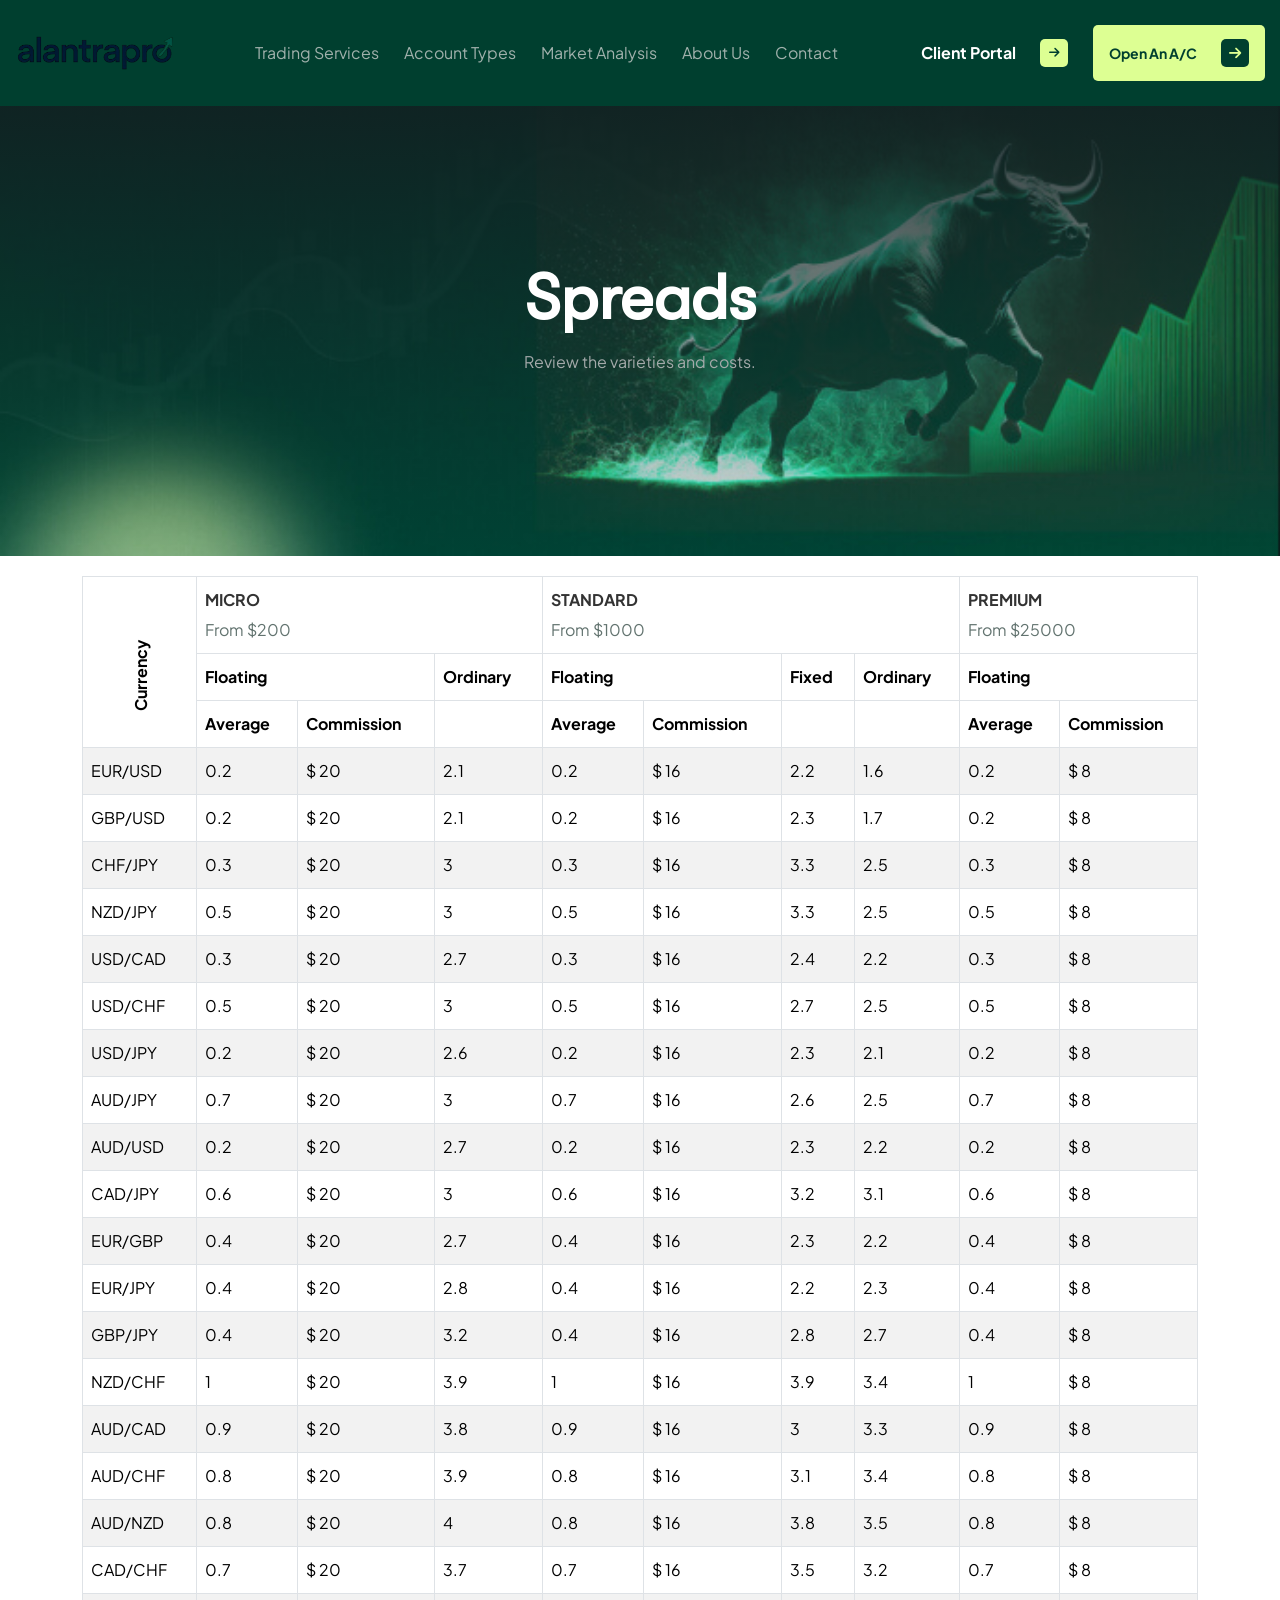
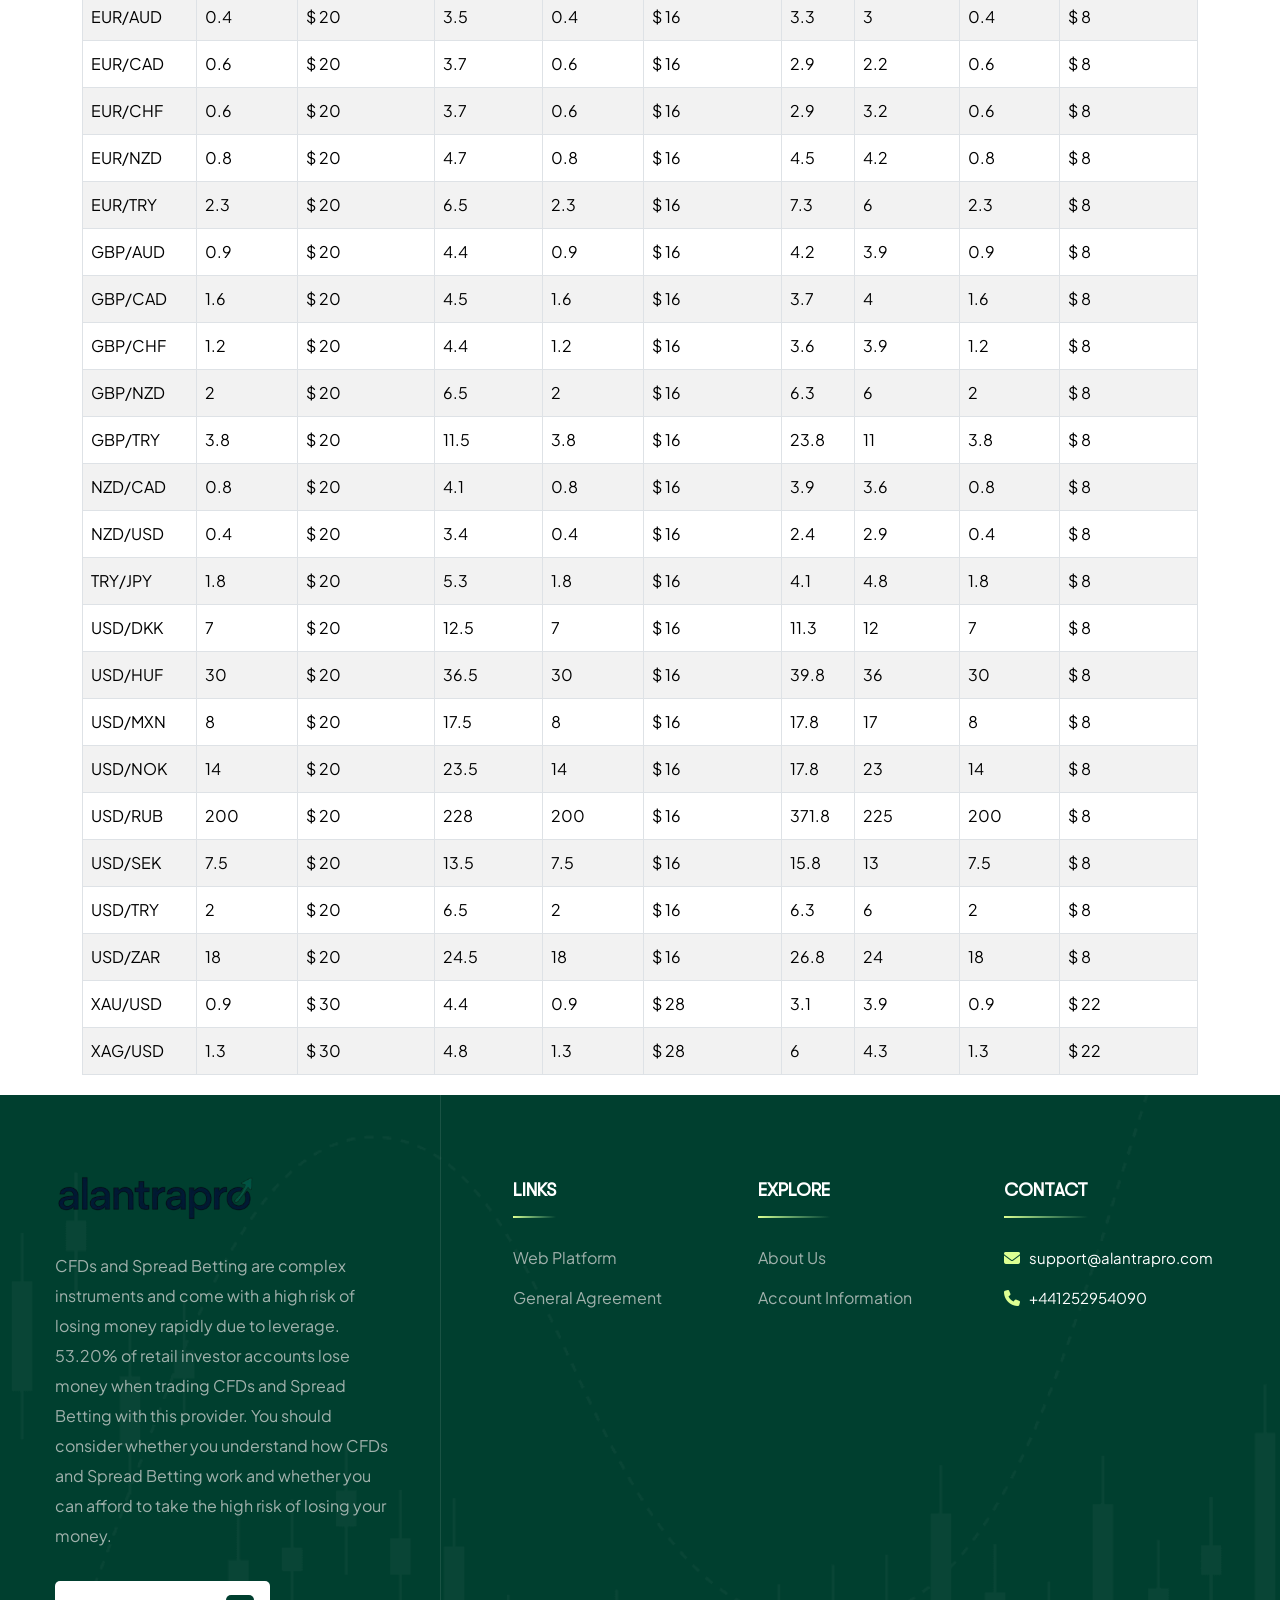
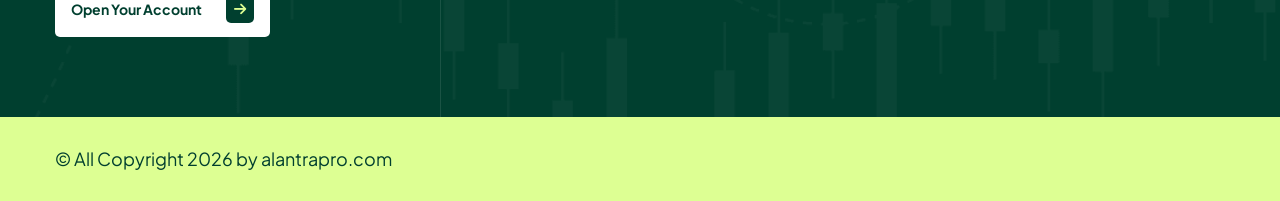
<file: spreads.html>
<!DOCTYPE html>
<html lang="en">
<head>
    <meta charset="utf-8">
    <title>Spreads</title>
    <link href="css/bootstrap.min.css" rel="stylesheet">
    <link href="css/style.css" rel="stylesheet">
    <link rel="shortcut icon" href="images/favicon.ico" type="image/x-icon">
    <link rel="icon" href="images/favicon.ico" type="image/x-icon">
    <meta http-equiv="X-UA-Compatible" content="IE=edge">
    <meta name="viewport" content="width=device-width, initial-scale=1.0, maximum-scale=1.0, user-scalable=0">
</head>
<body>

<div class="page-wrapper">
    <!-- Preloader -->
    <div class="preloader"></div>

    <!-- Main Header / Header Style Two -->
    <header class="main-header header-style-one">
        <div class="header-lower">
            <div class="auto-container">
                <!-- Main box -->
                <div class="main-box">
                    <div class="logo-box">
                        <div class="logo" style="max-width: 160px;">
                            <a href="index.html"><img src="images/logo.png?v=2" alt="Logo"></a>
                        </div>
                    </div>
                    <!--Nav Box-->
                    <div class="nav-outer">
                        <nav class="nav main-menu">
                            <ul class="navigation">
                                <li class="dropdown">
                                    <a href="#">Trading Services</a>
                                    <ul>
                                        <li><a href="stocks.html">Stocks</a></li>
                                        <li><a href="forex.html">Forex</a></li>
                                        <li><a href="cfds.html">CFDs</a></li>
                                    </ul>
                                    <div class="dropdown-btn"><i class="fa fa-angle-down"></i></div>
                                </li>
                                <li class="dropdown">
                                    <a href="#">Account Types</a>
                                    <ul>
                                        <li><a href="account-information.html">Account Information</a></li>
                                        <li><a href="spreads.html">Spreads</a></li>
                                    </ul>
                                    <div class="dropdown-btn"><i class="fa fa-angle-down"></i></div>
                                </li>
                                <li class="dropdown">
                                    <a href="#">Market Analysis</a>
                                    <ul>
                                        <li><a href="price-tables.html">Price Tables</a></li>
                                        <li><a href="market-calendar.html">Market Calendar</a></li>
                                    </ul>
                                    <div class="dropdown-btn"><i class="fa fa-angle-down"></i></div>
                                </li>
                                <li><a href="about.html">About Us</a></li>
                                <li><a href="contact.html">Contact</a></li>
                            </ul>
                        </nav>
                    </div>
                    <!-- Main Menu End-->

                    <!-- Outer Box -->
                    <div class="outer-box">
                        <a href="https://zelvandrix.com/auth/login" class="theme-btn btn-style-six d-none d-xl-inline-flex">
                            <i class="icon-left fa fa-arrow-right"></i>
                            <span class="btn-title">Client Portal</span>
                            <i class="icon-right fa fa-arrow-right"></i>
                        </a>
                        <!-- Btn Box -->
                        <div class="btn-box">
                            <a href="https://zelvandrix.com/auth/register" class="theme-btn btn-style-one">
                                <i class="icon-left fa fa-arrow-right"></i>
                                <span class="btn-title">Open an a/c</span>
                                <i class="icon-right fa fa-arrow-right"></i>
                            </a>
                        </div>
                        <!-- Mobile Nav toggler -->
                        <div class="mobile-nav-toggler"><span class="icon lnr-icon-bars"></span></div>
                    </div>
                </div>
            </div>
        </div>

        <!-- Mobile Menu  -->
        <div class="mobile-menu">
            <div class="menu-backdrop"></div>
            <nav class="menu-box">
                <div class="upper-box">
                    <div class="nav-logo">
                        <a href="index.html"><img src="images/logo.png?v=2" alt="" title=""></a>
                    </div>
                    <div class="close-btn"><i class="icon fa fa-times"></i></div>
                </div>
                <ul class="navigation clearfix">
                    <!--Keep This Empty / Menu will come through Javascript-->
                </ul>
                <ul class="contact-list-one">
                    <li>
                        <i class="icon lnr-icon-phone-handset"></i>
                        <span class="title">Call Now</span>
                        <div class="text"><a href="tel:+441252954090">+441252954090</a></div>
                    </li>
                    <li>
                        <i class="icon lnr-icon-envelope1"></i>
                        <span class="title">Send Email</span>
                        <div class="text"><a href="mailto:support@alantrapro.com">support@alantrapro.com</a></div>
                    </li>
                    <li>
                        <i class="icon lnr-icon-map-marker"></i>
                        <span class="title">Address</span>
                        <div class="text">Alantra, 5th Floor 1 Le Pole Square, Ship Street Great Dublin, DO8E6PD
                            Ireland
                        </div>
                        <hr/>
                        <div class="text">Alantra, 5th Floor 1 Le Pole Square, Ship Street Great Dublin, DO8E6PD
                            Ireland
                        </div>
                    </li>
                </ul>
            </nav>
        </div>
        <!-- End Mobile Menu -->

        <!-- Sticky Header  -->
        <div class="sticky-header">
            <div class="auto-container">
                <div class="inner-container">
                    <div class="logo" style="max-width: 160px;">
                        <a href="index.html" title="">
                            <img src="images/logo.png?v=2" alt="" title="">
                        </a>
                    </div>
                    <!--Right Col-->
                    <div class="nav-outer">
                        <!-- Main Menu -->
                        <nav class="main-menu">
                            <div class="navbar-collapse show collapse clearfix">
                                <ul class="navigation clearfix">
                                    <!--Keep This Empty / Menu will come through Javascript-->
                                </ul>
                            </div>
                        </nav><!-- Main Menu End-->
                        <!--Mobile Navigation Toggler-->
                        <div class="mobile-nav-toggler"><span class="icon lnr-icon-bars"></span></div>
                    </div>
                </div>
            </div>
        </div><!-- End Sticky Menu -->
    </header>
    <!-- End Main Header -->

    <!-- Start main-content -->
    <section class="page-title" style="background-image: url(images/background/3.jpg); margin-bottom: 20px;">
        <div class="auto-container">
            <div class="title-outer text-center">
                <h1 class="title">Spreads</h1>
                <p style="color: #FFF;">
                    Review the varieties and costs.
                </p>
            </div>
        </div>
    </section>
    <!-- end main-content -->

    <div class="container">
        <table class="table table-striped table-bordered">
            <thead>
            <tr>
                <th scope="col" style="transform: rotate(-90deg);vertical-align:middle;background-color:transparent;"
                    rowspan="3">Currency
                </th>
                <th scope="col" colspan="4">
                    <strong class="header">MICRO</strong>
                    <p class="tHeader">From $200</p>
                </th>
                <th scope="col" colspan="4">
                    <strong class="header">STANDARD</strong>
                    <p class="tHeader">From $1000</p>
                </th>
                <th scope="col" colspan="4">
                    <strong class="header">PREMIUM</strong>
                    <p class="tHeader">From $25000</p>
                </th>
            </tr>
            <tr>
                <th colspan="2">Floating</th>
                <th colspan="2">Ordinary&nbsp;</th>
                <th colspan="2">Floating</th>
                <th>Fixed</th>
                <th>Ordinary</th>
                <th colspan="4">Floating</th>
            </tr>
            <tr>
                <th>Average</th>
                <th>Commission</th>
                <th colspan="2">&nbsp;</th>
                <th>Average</th>
                <th>Commission</th>
                <th>&nbsp;</th>
                <th>&nbsp;</th>
                <th colspan="2">Average</th>
                <th colspan="2">Commission</th>
            </tr>
            </thead>
            <tbody>
            <tr>
                <td>EUR/USD</td>
                <td>0.2</td>
                <td>
                    <span>$</span> 20
                </td>
                <td colspan="2">2.1</td>
                <td>0.2</td>
                <td>
                    <span>$</span> 16
                </td>
                <td>2.2</td>
                <td>1.6</td>
                <td colspan="2">0.2</td>
                <td colspan="2">
                    <span>$</span> 8
                </td>
            </tr>
            <tr>
                <td>GBP/USD</td>
                <td>0.2</td>
                <td>
                    <span>$</span> 20
                </td>
                <td colspan="2">2.1</td>
                <td>0.2</td>
                <td>
                    <span>$</span> 16
                </td>
                <td>2.3</td>
                <td>1.7</td>
                <td colspan="2">0.2</td>
                <td colspan="2">
                    <span>$</span> 8
                </td>
            </tr>
            <tr>
                <td>CHF/JPY</td>
                <td>0.3</td>
                <td>
                    <span>$</span> 20
                </td>
                <td colspan="2">3</td>
                <td>0.3</td>
                <td>
                    <span>$</span> 16
                </td>
                <td>3.3</td>
                <td>2.5</td>
                <td colspan="2">0.3</td>
                <td colspan="2">
                    <span>$</span> 8
                </td>
            </tr>
            <tr>
                <td>NZD/JPY</td>
                <td>0.5</td>
                <td>
                    <span>$</span> 20
                </td>
                <td colspan="2">3</td>
                <td>0.5</td>
                <td>
                    <span>$</span> 16
                </td>
                <td>3.3</td>
                <td>2.5</td>
                <td colspan="2">0.5</td>
                <td colspan="2">
                    <span>$</span> 8
                </td>
            </tr>
            <tr>
                <td>USD/CAD</td>
                <td>0.3</td>
                <td>
                    <span>$</span> 20
                </td>
                <td colspan="2">2.7</td>
                <td>0.3</td>
                <td>
                    <span>$</span> 16
                </td>
                <td>2.4</td>
                <td>2.2</td>
                <td colspan="2">0.3</td>
                <td colspan="2">
                    <span>$</span> 8
                </td>
            </tr>
            <tr>
                <td>USD/CHF</td>
                <td>0.5</td>
                <td>
                    <span>$</span> 20
                </td>
                <td colspan="2">3</td>
                <td>0.5</td>
                <td>
                    <span>$</span> 16
                </td>
                <td>2.7</td>
                <td>2.5</td>
                <td colspan="2">0.5</td>
                <td colspan="2">
                    <span>$</span> 8
                </td>
            </tr>
            <tr>
                <td>USD/JPY</td>
                <td>0.2</td>
                <td>
                    <span>$</span> 20
                </td>
                <td colspan="2">2.6</td>
                <td>0.2</td>
                <td>
                    <span>$</span> 16
                </td>
                <td>2.3</td>
                <td>2.1</td>
                <td colspan="2">0.2</td>
                <td colspan="2">
                    <span>$</span> 8
                </td>
            </tr>
            <tr>
                <td>AUD/JPY</td>
                <td>0.7</td>
                <td>
                    <span>$</span> 20
                </td>
                <td colspan="2">3</td>
                <td>0.7</td>
                <td>
                    <span>$</span> 16
                </td>
                <td>2.6</td>
                <td>2.5</td>
                <td colspan="2">0.7</td>
                <td colspan="2">
                    <span>$</span> 8
                </td>
            </tr>
            <tr>
                <td>AUD/USD</td>
                <td>0.2</td>
                <td>
                    <span>$</span> 20
                </td>
                <td colspan="2">2.7</td>
                <td>0.2</td>
                <td>
                    <span>$</span> 16
                </td>
                <td>2.3</td>
                <td>2.2</td>
                <td colspan="2">0.2</td>
                <td colspan="2">
                    <span>$</span> 8
                </td>
            </tr>
            <tr>
                <td>CAD/JPY</td>
                <td>0.6</td>
                <td>
                    <span>$</span> 20
                </td>
                <td colspan="2">3</td>
                <td>0.6</td>
                <td>
                    <span>$</span> 16
                </td>
                <td>3.2</td>
                <td>3.1</td>
                <td colspan="2">0.6</td>
                <td colspan="2">
                    <span>$</span> 8
                </td>
            </tr>
            <tr>
                <td>EUR/GBP</td>
                <td>0.4</td>
                <td>
                    <span>$</span> 20
                </td>
                <td colspan="2">2.7</td>
                <td>0.4</td>
                <td>
                    <span>$</span> 16
                </td>
                <td>2.3</td>
                <td>2.2</td>
                <td colspan="2">0.4</td>
                <td colspan="2">
                    <span>$</span> 8
                </td>
            </tr>
            <tr>
                <td>EUR/JPY</td>
                <td>0.4</td>
                <td>
                    <span>$</span> 20
                </td>
                <td colspan="2">2.8</td>
                <td>0.4</td>
                <td>
                    <span>$</span> 16
                </td>
                <td>2.2</td>
                <td>2.3</td>
                <td colspan="2">0.4</td>
                <td colspan="2">
                    <span>$</span> 8
                </td>
            </tr>
            <tr>
                <td>GBP/JPY</td>
                <td>0.4</td>
                <td>
                    <span>$</span> 20
                </td>
                <td colspan="2">3.2</td>
                <td>0.4</td>
                <td>
                    <span>$</span> 16
                </td>
                <td>2.8</td>
                <td>2.7</td>
                <td colspan="2">0.4</td>
                <td colspan="2">
                    <span>$</span> 8
                </td>
            </tr>
            <tr>
                <td>NZD/CHF</td>
                <td>1</td>
                <td>
                    <span>$</span> 20
                </td>
                <td colspan="2">3.9</td>
                <td>1</td>
                <td>
                    <span>$</span> 16
                </td>
                <td>3.9</td>
                <td>3.4</td>
                <td colspan="2">1</td>
                <td colspan="2">
                    <span>$</span> 8
                </td>
            </tr>
            <tr>
                <td>AUD/CAD</td>
                <td>0.9</td>
                <td>
                    <span>$</span> 20
                </td>
                <td colspan="2">3.8</td>
                <td>0.9</td>
                <td>
                    <span>$</span> 16
                </td>
                <td>3</td>
                <td>3.3</td>
                <td colspan="2">0.9</td>
                <td colspan="2">
                    <span>$</span> 8
                </td>
            </tr>
            <tr>
                <td>AUD/CHF</td>
                <td>0.8</td>
                <td>
                    <span>$</span> 20
                </td>
                <td colspan="2">3.9</td>
                <td>0.8</td>
                <td>
                    <span>$</span> 16
                </td>
                <td>3.1</td>
                <td>3.4</td>
                <td colspan="2">0.8</td>
                <td colspan="2">
                    <span>$</span> 8
                </td>
            </tr>
            <tr>
                <td>AUD/NZD</td>
                <td>0.8</td>
                <td>
                    <span>$</span> 20
                </td>
                <td colspan="2">4</td>
                <td>0.8</td>
                <td>
                    <span>$</span> 16
                </td>
                <td>3.8</td>
                <td>3.5</td>
                <td colspan="2">0.8</td>
                <td colspan="2">
                    <span>$</span> 8
                </td>
            </tr>
            <tr>
                <td>CAD/CHF</td>
                <td>0.7</td>
                <td>
                    <span>$</span> 20
                </td>
                <td colspan="2">3.7</td>
                <td>0.7</td>
                <td>
                    <span>$</span> 16
                </td>
                <td>3.5</td>
                <td>3.2</td>
                <td colspan="2">0.7</td>
                <td colspan="2">
                    <span>$</span> 8
                </td>
            </tr>
            <tr>
                <td>EUR/AUD</td>
                <td>0.4</td>
                <td>
                    <span>$</span> 20
                </td>
                <td colspan="2">3.5</td>

                <td>0.4</td>
                <td>
                    <span>$</span> 16
                </td>
                <td>3.3</td>
                <td>3</td>
                <td class="tableSeparatorLeft" colspan="2">0.4</td>
                <td colspan="2">
                    <span>$</span> 8
                </td>
            </tr>
            <tr>
                <td>EUR/CAD</td>
                <td class="tableSeparatorLeft">0.6</td>
                <td>
                    <span>$</span> 20
                </td>
                <td colspan="2">3.7</td>
                <td class="tableSeparatorLeft">0.6</td>
                <td>
                    <span>$</span> 16
                </td>
                <td>2.9</td>
                <td>2.2</td>
                <td class="tableSeparatorLeft" colspan="2">0.6</td>
                <td colspan="2">
                    <span>$</span> 8
                </td>
            </tr>
            <tr>
                <td>EUR/CHF</td>
                <td class="tableSeparatorLeft">0.6</td>
                <td>
                    <span>$</span> 20
                </td>
                <td colspan="2">3.7</td>
                <td class="tableSeparatorLeft">0.6</td>
                <td>
                    <span>$</span> 16
                </td>
                <td>2.9</td>
                <td>3.2</td>
                <td class="tableSeparatorLeft" colspan="2">0.6</td>
                <td colspan="2">
                    <span>$</span> 8
                </td>
            </tr>
            <tr>
                <td>EUR/NZD</td>
                <td class="tableSeparatorLeft">0.8</td>
                <td>
                    <span>$</span> 20
                </td>
                <td colspan="2">4.7</td>
                <td class="tableSeparatorLeft">0.8</td>
                <td>
                    <span>$</span> 16
                </td>
                <td>4.5</td>
                <td>4.2</td>
                <td class="tableSeparatorLeft" colspan="2">0.8</td>
                <td colspan="2">
                    <span>$</span> 8
                </td>
            </tr>
            <tr>
                <td>EUR/TRY</td>
                <td class="tableSeparatorLeft">2.3</td>
                <td>
                    <span>$</span> 20
                </td>
                <td colspan="2">6.5</td>
                <td class="tableSeparatorLeft">2.3</td>
                <td>
                    <span>$</span> 16
                </td>
                <td>7.3</td>
                <td>6</td>
                <td class="tableSeparatorLeft" colspan="2">2.3</td>
                <td colspan="2">
                    <span>$</span> 8
                </td>
            </tr>
            <tr>
                <td>GBP/AUD</td>
                <td class="tableSeparatorLeft">0.9</td>
                <td>
                    <span>$</span> 20
                </td>
                <td colspan="2">4.4</td>
                <td class="tableSeparatorLeft">0.9</td>
                <td>
                    <span>$</span> 16
                </td>
                <td>4.2</td>
                <td>3.9</td>
                <td class="tableSeparatorLeft" colspan="2">0.9</td>
                <td colspan="2">
                    <span>$</span> 8
                </td>
            </tr>
            <tr>
                <td>GBP/CAD</td>
                <td class="tableSeparatorLeft">1.6</td>
                <td>
                    <span>$</span> 20
                </td>
                <td colspan="2">4.5</td>
                <td class="tableSeparatorLeft">1.6</td>
                <td>
                    <span>$</span> 16
                </td>
                <td>3.7</td>
                <td>4</td>
                <td class="tableSeparatorLeft" colspan="2">1.6</td>
                <td colspan="2">
                    <span>$</span> 8
                </td>
            </tr>
            <tr>
                <td>GBP/CHF</td>
                <td class="tableSeparatorLeft">1.2</td>
                <td>
                    <span>$</span> 20
                </td>
                <td colspan="2">4.4</td>
                <td class="tableSeparatorLeft">1.2</td>
                <td>
                    <span>$</span> 16
                </td>
                <td>3.6</td>
                <td>3.9</td>
                <td class="tableSeparatorLeft" colspan="2">1.2</td>
                <td colspan="2">
                    <span>$</span> 8
                </td>
            </tr>
            <tr>
                <td>GBP/NZD</td>
                <td class="tableSeparatorLeft">2</td>
                <td>
                    <span>$</span> 20
                </td>
                <td colspan="2">6.5</td>
                <td class="tableSeparatorLeft">2</td>
                <td>
                    <span>$</span> 16
                </td>
                <td>6.3</td>
                <td>6</td>
                <td class="tableSeparatorLeft" colspan="2">2</td>
                <td colspan="2">
                    <span>$</span> 8
                </td>
            </tr>
            <tr>
                <td>GBP/TRY</td>
                <td class="tableSeparatorLeft">3.8</td>
                <td>
                    <span>$</span> 20
                </td>
                <td colspan="2">11.5</td>
                <td class="tableSeparatorLeft">3.8</td>
                <td>
                    <span>$</span> 16
                </td>
                <td>23.8</td>
                <td>11</td>
                <td class="tableSeparatorLeft" colspan="2">3.8</td>
                <td colspan="2">
                    <span>$</span> 8
                </td>
            </tr>
            <tr>
                <td>NZD/CAD</td>
                <td class="tableSeparatorLeft">0.8</td>
                <td>
                    <span>$</span> 20
                </td>
                <td colspan="2">4.1</td>
                <td class="tableSeparatorLeft">0.8</td>
                <td>
                    <span>$</span> 16
                </td>
                <td>3.9</td>
                <td>3.6</td>
                <td class="tableSeparatorLeft" colspan="2">0.8</td>
                <td colspan="2">
                    <span>$</span> 8
                </td>
            </tr>
            <tr>
                <td>NZD/USD</td>
                <td class="tableSeparatorLeft">0.4</td>
                <td>
                    <span>$</span> 20
                </td>
                <td colspan="2">3.4</td>
                <td class="tableSeparatorLeft">0.4</td>
                <td>
                    <span>$</span> 16
                </td>
                <td>2.4</td>
                <td>2.9</td>
                <td class="tableSeparatorLeft" colspan="2">0.4</td>
                <td colspan="2">
                    <span>$</span> 8
                </td>
            </tr>
            <tr>
                <td>TRY/JPY</td>
                <td class="tableSeparatorLeft">1.8</td>
                <td>
                    <span>$</span> 20
                </td>
                <td colspan="2">5.3</td>
                <td class="tableSeparatorLeft">1.8</td>
                <td>
                    <span>$</span> 16
                </td>
                <td>4.1</td>
                <td>4.8</td>
                <td class="tableSeparatorLeft" colspan="2">1.8</td>
                <td colspan="2">
                    <span>$</span> 8
                </td>
            </tr>
            <tr>
                <td>USD/DKK</td>
                <td class="tableSeparatorLeft">7</td>
                <td>
                    <span>$</span> 20
                </td>
                <td colspan="2">12.5</td>
                <td class="tableSeparatorLeft">7</td>
                <td>
                    <span>$</span> 16
                </td>
                <td>11.3</td>
                <td>12</td>
                <td class="tableSeparatorLeft" colspan="2">7</td>
                <td colspan="2">
                    <span>$</span> 8
                </td>
            </tr>
            <tr>
                <td>USD/HUF</td>
                <td class="tableSeparatorLeft">30</td>
                <td>
                    <span>$</span> 20
                </td>
                <td colspan="2">36.5</td>
                <td class="tableSeparatorLeft">30</td>
                <td>
                    <span>$</span> 16
                </td>
                <td>39.8</td>
                <td>36</td>
                <td class="tableSeparatorLeft" colspan="2">30</td>
                <td colspan="2">
                    <span>$</span> 8
                </td>
            </tr>
            <tr>
                <td>USD/MXN</td>
                <td class="tableSeparatorLeft">8</td>
                <td>
                    <span>$</span> 20
                </td>
                <td colspan="2">17.5</td>
                <td class="tableSeparatorLeft">8</td>
                <td>
                    <span>$</span> 16
                </td>
                <td>17.8</td>
                <td>17</td>
                <td class="tableSeparatorLeft" colspan="2">8</td>
                <td colspan="2">
                    <span>$</span> 8
                </td>
            </tr>
            <tr>
                <td>USD/NOK</td>
                <td class="tableSeparatorLeft">14</td>
                <td>
                    <span>$</span> 20
                </td>
                <td colspan="2">23.5</td>
                <td class="tableSeparatorLeft">14</td>
                <td>
                    <span>$</span> 16
                </td>
                <td>17.8</td>
                <td>23</td>
                <td class="tableSeparatorLeft" colspan="2">14</td>
                <td colspan="2">
                    <span>$</span> 8
                </td>
            </tr>
            <tr>
                <td>USD/RUB</td>
                <td class="tableSeparatorLeft">200</td>
                <td>
                    <span>$</span> 20
                </td>
                <td colspan="2">228</td>
                <td class="tableSeparatorLeft">200</td>
                <td>
                    <span>$</span> 16
                </td>
                <td>371.8</td>
                <td>225</td>
                <td class="tableSeparatorLeft" colspan="2">200</td>
                <td colspan="2">
                    <span>$</span> 8
                </td>
            </tr>
            <tr>
                <td>USD/SEK</td>
                <td class="tableSeparatorLeft">7.5</td>
                <td>
                    <span>$</span> 20
                </td>
                <td colspan="2">13.5</td>
                <td class="tableSeparatorLeft">7.5</td>
                <td>
                    <span>$</span> 16
                </td>
                <td>15.8</td>
                <td>13</td>
                <td class="tableSeparatorLeft" colspan="2">7.5</td>
                <td colspan="2">
                    <span>$</span> 8
                </td>
            </tr>
            <tr>
                <td>USD/TRY</td>
                <td class="tableSeparatorLeft">2</td>
                <td>
                    <span>$</span> 20
                </td>
                <td colspan="2">6.5</td>
                <td class="tableSeparatorLeft">2</td>
                <td>
                    <span>$</span> 16
                </td>
                <td>6.3</td>
                <td>6</td>
                <td class="tableSeparatorLeft" colspan="2">2</td>
                <td colspan="2">
                    <span>$</span> 8
                </td>
            </tr>
            <tr>
                <td>USD/ZAR</td>
                <td class="tableSeparatorLeft">18</td>
                <td>
                    <span>$</span> 20
                </td>
                <td colspan="2">24.5</td>
                <td class="tableSeparatorLeft">18</td>
                <td>
                    <span>$</span> 16
                </td>
                <td>26.8</td>
                <td>24</td>
                <td class="tableSeparatorLeft" colspan="2">18</td>
                <td colspan="2">
                    <span>$</span> 8
                </td>
            </tr>
            <tr>
                <td>XAU/USD</td>
                <td class="tableSeparatorLeft">0.9</td>
                <td>
                    <span>$</span> 30
                </td>
                <td colspan="2">4.4</td>
                <td class="tableSeparatorLeft">0.9</td>
                <td>
                    <span>$</span> 28
                </td>
                <td>3.1</td>
                <td>3.9</td>
                <td class="tableSeparatorLeft" colspan="2">0.9</td>
                <td colspan="2">
                    <span>$</span> 22
                </td>
            </tr>
            <tr>
                <td>XAG/USD</td>
                <td class="tableSeparatorLeft">1.3</td>
                <td>
                    <span>$</span> 30
                </td>
                <td colspan="2">4.8</td>
                <td class="tableSeparatorLeft">1.3</td>
                <td>
                    <span>$</span> 28
                </td>
                <td>6</td>
                <td>4.3</td>
                <td class="tableSeparatorLeft" colspan="2">1.3</td>
                <td colspan="2">
                    <span>$</span> 22
                </td>
            </tr>
            </tbody>
        </table>
    </div>

    <!-- Main Footer -->
    <footer class="main-footer" style="margin-top: 20px;">
        <div class="main-footer_pattern bg" style="background-image:url(images/background/footer-bg.png)"></div>
        <div class="auto-container">
            <div class="widgets-section">
                <div class="row clearfix">
                    <div class="big-column col-lg-4">
                        <div class="footer_column">
                            <div class="footer-widget logo-widget">
                                <div class="footer-logo" style="max-width: 200px;">
                                    <a href="index.html"><img src="images/logo.png?v=2"></a>
                                </div>
                                <div class="footer-text">
                                    CFDs and Spread Betting are complex instruments and come with a high risk of losing
                                    money rapidly due to leverage. 53.20% of retail investor accounts lose money when
                                    trading CFDs and Spread Betting with this provider. You should consider whether you
                                    understand how CFDs and Spread Betting work and whether you can afford to take the
                                    high risk of losing your money.
                                </div>
                                <div class="btn-box mt-30">
                                    <a href="https://zelvandrix.com/auth/register" class="theme-btn btn-style-four">
                                        <i class="icon-left fa fa-arrow-right"></i>
                                        <span class="btn-title">Open Your Account</span>
                                        <i class="icon-right fa fa-arrow-right"></i>
                                    </a>
                                </div>
                            </div>
                        </div>
                    </div>
                    <div class="big-column col-lg-8">
                        <div class="inner-column">
                            <div class="row clearfix">
                                <!-- Footer Column -->
                                <div class="column col-lg-4 col-md-4 col-sm-12">
                                    <div class="footer_column">
                                        <div class="footer-widget links-widget">
                                            <h6 class="footer-title">Links</h6>
                                            <ul class="footer-list">
                                                <li><a href="#">Web Platform</a></li>
                                                <li><a href="./Agreement_AlantraPro.pdf">General Agreement</a></li>
                                            </ul>
                                        </div>
                                    </div>
                                </div>
                                <!-- Footer Column -->
                                <div class="column col-lg-4 col-md-4 col-sm-12">
                                    <div class="footer_column">
                                        <div class="footer-widget links-widget">
                                            <h6 class="footer-title">Explore</h6>
                                            <ul class="footer-list">
                                                <li><a href="./about.html">About Us</a></li>
                                                <li><a href="./account-information.html">Account Information</a></li>
                                            </ul>
                                        </div>
                                    </div>
                                </div>
                                <!-- Footer Column -->
                                <div class="column col-lg-4 col-md-4 col-sm-12">
                                    <div class="footer_column">
                                        <div class="footer-widget links-widget">
                                            <h6 class="footer-title">contact</h6>
                                            <ul class="footer-contact_list">
                                                <li>
                                                    <i class="fa fa-envelope"></i>
                                                    <a href="mailto:support@alantrapro.com" style="font-size: 15px;">
                                                        support@alantrapro.com
                                                    </a>
                                                </li>
                                                <li>
                                                    <i class="fa fa-phone"></i>
                                                    <a href="tel:+441252954090" style="font-size: 15px;">
                                                        +441252954090
                                                    </a>
                                                </li>
                                            </ul>
                                        </div>
                                    </div>
                                </div>
                            </div>
                        </div>
                    </div>
                </div>
            </div>
        </div>
        <div class="footer-bottom">
            <div class="auto-container">
                <div class="content-box">
                    <div class="copyright"> &copy; All Copyright 2026 by alantrapro.com</div>
                </div>
            </div>
        </div>
    </footer>
</div>

<script src="js/jquery.js"></script>
<script src="js/popper.min.js"></script>
<script src="js/bootstrap.min.js"></script>
<script src="js/jquery.fancybox.js"></script>
<script src="js/wow.js"></script>
<script src="js/appear.js"></script>
<script src="js/swiper.min.js"></script>
<script src="js/gsap.min.js"></script>
<script src="js/ScrollTrigger.min.js"></script>
<script src="js/SplitText.min.js"></script>
<script src="js/splitType.js"></script>
<script src="js/parallax-scroll.js"></script>
<script src="js/element-in-view.js"></script>
<script src="js/script.js?v=1"></script>
<script src="js/script-gsap.js"></script>

<!-- form submit -->
<script src="js/jquery.validate.min.js"></script>
<script src="js/jquery.form.min.js"></script>
</body>
</html>
</file>
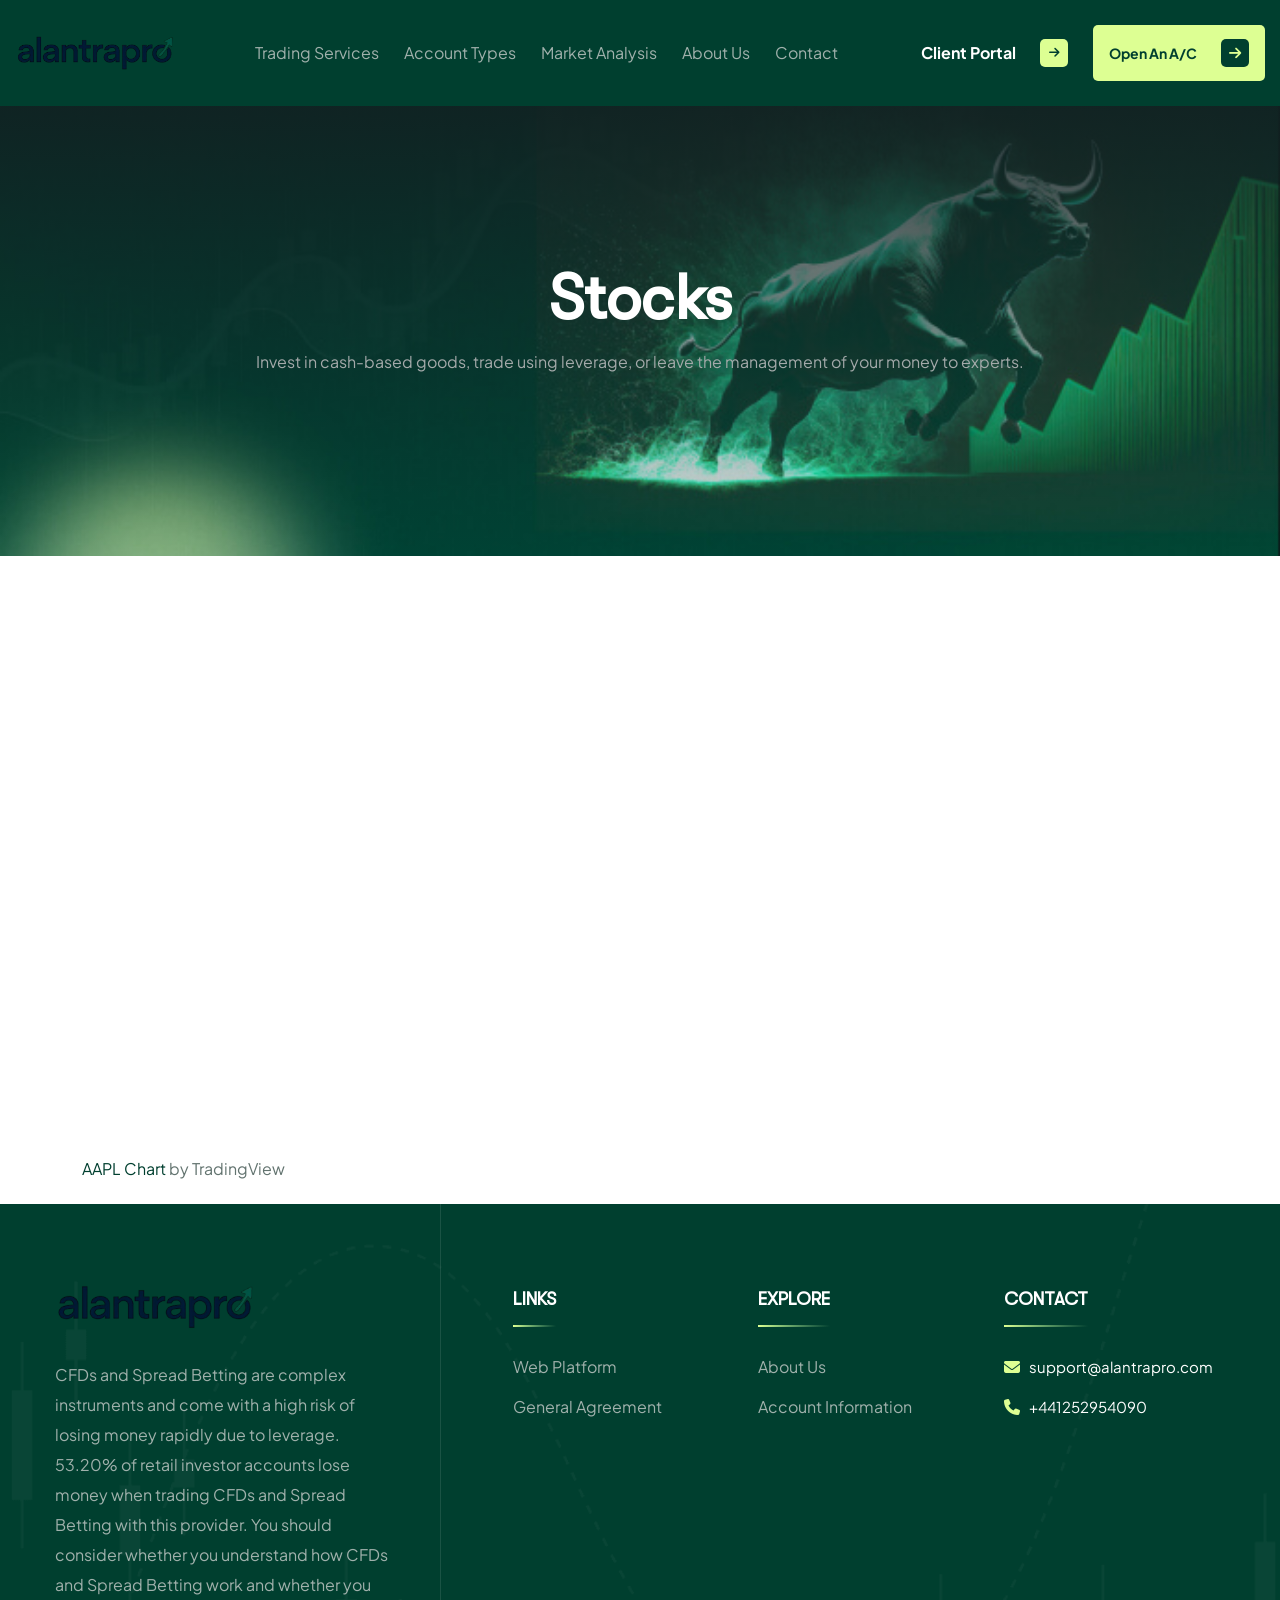
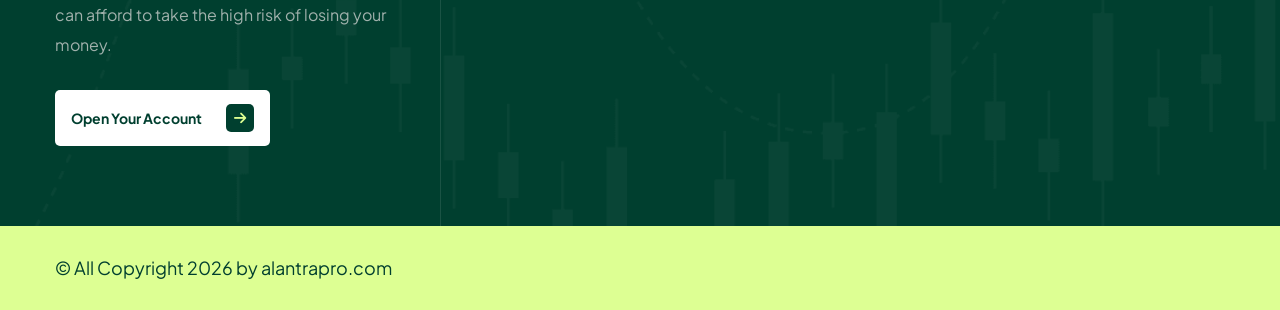
<file: stocks.html>
<!DOCTYPE html>
<html lang="en">
<head>
    <meta charset="utf-8">
    <title>Stocks</title>
    <link href="css/bootstrap.min.css" rel="stylesheet">
    <link href="css/style.css" rel="stylesheet">
    <link rel="shortcut icon" href="images/favicon.ico" type="image/x-icon">
    <link rel="icon" href="images/favicon.ico" type="image/x-icon">
    <meta http-equiv="X-UA-Compatible" content="IE=edge">
    <meta name="viewport" content="width=device-width, initial-scale=1.0, maximum-scale=1.0, user-scalable=0">
</head>
<body>

<div class="page-wrapper">
    <!-- Preloader -->
    <div class="preloader"></div>

    <!-- Main Header / Header Style Two -->
    <header class="main-header header-style-one">
        <div class="header-lower">
            <div class="auto-container">
                <!-- Main box -->
                <div class="main-box">
                    <div class="logo-box">
                        <div class="logo" style="max-width: 160px;">
                            <a href="index.html"><img src="images/logo.png?v=2" alt="Logo"></a>
                        </div>
                    </div>
                    <!--Nav Box-->
                    <div class="nav-outer">
                        <nav class="nav main-menu">
                            <ul class="navigation">
                                <li class="dropdown">
                                    <a href="#">Trading Services</a>
                                    <ul>
                                        <li><a href="stocks.html">Stocks</a></li>
                                        <li><a href="forex.html">Forex</a></li>
                                        <li><a href="cfds.html">CFDs</a></li>
                                    </ul>
                                    <div class="dropdown-btn"><i class="fa fa-angle-down"></i></div>
                                </li>
                                <li class="dropdown">
                                    <a href="#">Account Types</a>
                                    <ul>
                                        <li><a href="account-information.html">Account Information</a></li>
                                        <li><a href="spreads.html">Spreads</a></li>
                                    </ul>
                                    <div class="dropdown-btn"><i class="fa fa-angle-down"></i></div>
                                </li>
                                <li class="dropdown">
                                    <a href="#">Market Analysis</a>
                                    <ul>
                                        <li><a href="price-tables.html">Price Tables</a></li>
                                        <li><a href="market-calendar.html">Market Calendar</a></li>
                                    </ul>
                                    <div class="dropdown-btn"><i class="fa fa-angle-down"></i></div>
                                </li>
                                <li><a href="about.html">About Us</a></li>
                                <li><a href="contact.html">Contact</a></li>
                            </ul>
                        </nav>
                    </div>
                    <!-- Main Menu End-->

                    <!-- Outer Box -->
                    <div class="outer-box">
                        <a href="https://zelvandrix.com/auth/login" class="theme-btn btn-style-six d-none d-xl-inline-flex">
                            <i class="icon-left fa fa-arrow-right"></i>
                            <span class="btn-title">Client Portal</span>
                            <i class="icon-right fa fa-arrow-right"></i>
                        </a>
                        <!-- Btn Box -->
                        <div class="btn-box">
                            <a href="https://zelvandrix.com/auth/register" class="theme-btn btn-style-one">
                                <i class="icon-left fa fa-arrow-right"></i>
                                <span class="btn-title">Open an a/c</span>
                                <i class="icon-right fa fa-arrow-right"></i>
                            </a>
                        </div>
                        <!-- Mobile Nav toggler -->
                        <div class="mobile-nav-toggler"><span class="icon lnr-icon-bars"></span></div>
                    </div>
                </div>
            </div>
        </div>

        <!-- Mobile Menu  -->
        <div class="mobile-menu">
            <div class="menu-backdrop"></div>
            <nav class="menu-box">
                <div class="upper-box">
                    <div class="nav-logo">
                        <a href="index.html"><img src="images/logo.png?v=2" alt="" title=""></a>
                    </div>
                    <div class="close-btn"><i class="icon fa fa-times"></i></div>
                </div>
                <ul class="navigation clearfix">
                    <!--Keep This Empty / Menu will come through Javascript-->
                </ul>
                <ul class="contact-list-one">
                    <li>
                        <i class="icon lnr-icon-phone-handset"></i>
                        <span class="title">Call Now</span>
                        <div class="text"><a href="tel:+441252954090">+441252954090</a></div>
                    </li>
                    <li>
                        <i class="icon lnr-icon-envelope1"></i>
                        <span class="title">Send Email</span>
                        <div class="text"><a href="mailto:support@alantrapro.com">support@alantrapro.com</a></div>
                    </li>
                    <li>
                        <i class="icon lnr-icon-map-marker"></i>
                        <span class="title">Address</span>
                        <div class="text">Alantra, 5th Floor 1 Le Pole Square, Ship Street Great Dublin, DO8E6PD
                            Ireland
                        </div>
                        <hr />
                        <div class="text">Alantra, 5th Floor 1 Le Pole Square, Ship Street Great Dublin, DO8E6PD
                            Ireland
                        </div>
                    </li>
                </ul>
            </nav>
        </div>
        <!-- End Mobile Menu -->

        <!-- Sticky Header  -->
        <div class="sticky-header">
            <div class="auto-container">
                <div class="inner-container">
                    <div class="logo" style="max-width: 160px;">
                        <a href="index.html" title="">
                            <img src="images/logo.png?v=2" alt="" title="">
                        </a>
                    </div>
                    <!--Right Col-->
                    <div class="nav-outer">
                        <!-- Main Menu -->
                        <nav class="main-menu">
                            <div class="navbar-collapse show collapse clearfix">
                                <ul class="navigation clearfix">
                                    <!--Keep This Empty / Menu will come through Javascript-->
                                </ul>
                            </div>
                        </nav><!-- Main Menu End-->
                        <!--Mobile Navigation Toggler-->
                        <div class="mobile-nav-toggler"><span class="icon lnr-icon-bars"></span></div>
                    </div>
                </div>
            </div>
        </div><!-- End Sticky Menu -->
    </header>
    <!-- End Main Header -->

    <!-- Start main-content -->
    <section class="page-title" style="background-image: url(images/background/3.jpg); margin-bottom: 20px;">
        <div class="auto-container">
            <div class="title-outer text-center">
                <h1 class="title">Stocks</h1>
                <p style="color: #FFF;">
                    Invest in cash-based goods, trade using leverage, or leave the management of your money to experts.
                </p>
            </div>
        </div>
    </section>
    <!-- end main-content -->

    <div class="container">
        <div class="tradingview-widget-container">
            <div id="tradingview_080c1">
                <div id="tradingview_31dc3-wrapper"
                     style="position: relative; box-sizing: content-box; font-family: -apple-system, BlinkMacSystemFont, &quot;Trebuchet MS&quot;, Roboto, Ubuntu, sans-serif; margin: 0px auto !important; padding: 0px !important; width: 1100px; height: calc(578px);">
                    <iframe title="advanced chart TradingView widget" lang="en" id="tradingview_31dc3" frameborder="0"
                            allowtransparency="true" scrolling="no" allowfullscreen="true"
                            src="https://s.tradingview.com/widgetembed/?hideideas=1&amp;overrides=%7B%7D&amp;enabled_features=%5B%5D&amp;disabled_features=%5B%5D&amp;locale=en#%7B%22symbol%22%3A%22NASDAQ%3AAAPL%22%2C%22frameElementId%22%3A%22tradingview_31dc3%22%2C%22interval%22%3A%22D%22%2C%22allow_symbol_change%22%3A%221%22%2C%22save_image%22%3A%221%22%2C%22studies%22%3A%22%5B%5D%22%2C%22theme%22%3A%22light%22%2C%22style%22%3A%221%22%2C%22timezone%22%3A%22Etc%2FUTC%22%2C%22studies_overrides%22%3A%22%7B%7D%22%2C%22utm_source%22%3A%22capital-adv.com%22%2C%22utm_medium%22%3A%22widget_new%22%2C%22utm_campaign%22%3A%22chart%22%2C%22utm_term%22%3A%22NASDAQ%3AAAPL%22%2C%22page-uri%22%3A%22capital-adv.com%2Fstocks%22%7D"
                            style="width: 100%; height: 100%; margin: 0px !important; padding: 0px !important;"></iframe>
                </div>
            </div>
            <div class="tradingview-widget-copyright" style="width: 100%;"><a
                    href="https://www.tradingview.com/symbols/NASDAQ-AAPL/?utm_source=capital-adv.com&amp;utm_medium=widget_new&amp;utm_campaign=chart&amp;utm_term=NASDAQ%3AAAPL"
                    rel="noopener" target="_blank"><span class="blue-text">AAPL Chart</span></a> by TradingView
            </div>
            <script type="text/javascript" src="https://s3.tradingview.com/tv.js"></script>
            <script type="text/javascript">
                new TradingView.widget(
                    {
                        "width": 1100,
                        "height": 610,
                        "symbol": "NASDAQ:AAPL",
                        "interval": "D",
                        "timezone": "Etc/UTC",
                        "theme": "light",
                        "style": "1",
                        "locale": "en",
                        "toolbar_bg": "#f1f3f6",
                        "enable_publishing": false,
                        "allow_symbol_change": true,
                        "container_id": "tradingview_080c1"
                    }
                );
            </script>
        </div>
    </div>

    <!-- Main Footer -->
    <footer class="main-footer" style="margin-top: 20px;">
        <div class="main-footer_pattern bg" style="background-image:url(images/background/footer-bg.png)"></div>
        <div class="auto-container">
            <div class="widgets-section">
                <div class="row clearfix">
                    <div class="big-column col-lg-4">
                        <div class="footer_column">
                            <div class="footer-widget logo-widget">
                                <div class="footer-logo" style="max-width: 200px;">
                                    <a href="index.html"><img src="images/logo.png?v=2"></a>
                                </div>
                                <div class="footer-text">
                                    CFDs and Spread Betting are complex instruments and come with a high risk of losing
                                    money rapidly due to leverage. 53.20% of retail investor accounts lose money when
                                    trading CFDs and Spread Betting with this provider. You should consider whether you
                                    understand how CFDs and Spread Betting work and whether you can afford to take the
                                    high risk of losing your money.
                                </div>
                                <div class="btn-box mt-30">
                                    <a href="https://zelvandrix.com/auth/register" class="theme-btn btn-style-four">
                                        <i class="icon-left fa fa-arrow-right"></i>
                                        <span class="btn-title">Open Your Account</span>
                                        <i class="icon-right fa fa-arrow-right"></i>
                                    </a>
                                </div>
                            </div>
                        </div>
                    </div>
                    <div class="big-column col-lg-8">
                        <div class="inner-column">
                            <div class="row clearfix">
                                <!-- Footer Column -->
                                <div class="column col-lg-4 col-md-4 col-sm-12">
                                    <div class="footer_column">
                                        <div class="footer-widget links-widget">
                                            <h6 class="footer-title">Links</h6>
                                            <ul class="footer-list">
                                                <li><a href="#">Web Platform</a></li>
                                                <li><a href="./Agreement_AlantraPro.pdf">General Agreement</a></li>
                                            </ul>
                                        </div>
                                    </div>
                                </div>
                                <!-- Footer Column -->
                                <div class="column col-lg-4 col-md-4 col-sm-12">
                                    <div class="footer_column">
                                        <div class="footer-widget links-widget">
                                            <h6 class="footer-title">Explore</h6>
                                            <ul class="footer-list">
                                                <li><a href="./about.html">About Us</a></li>
                                                <li><a href="./account-information.html">Account Information</a></li>
                                            </ul>
                                        </div>
                                    </div>
                                </div>
                                <!-- Footer Column -->
                                <div class="column col-lg-4 col-md-4 col-sm-12">
                                    <div class="footer_column">
                                        <div class="footer-widget links-widget">
                                            <h6 class="footer-title">contact</h6>
                                            <ul class="footer-contact_list">
                                                <li>
                                                    <i class="fa fa-envelope"></i>
                                                    <a href="mailto:support@alantrapro.com" style="font-size: 15px;">
                                                        support@alantrapro.com
                                                    </a>
                                                </li>
                                                <li>
                                                    <i class="fa fa-phone"></i>
                                                    <a href="tel:+441252954090" style="font-size: 15px;">
                                                        +441252954090
                                                    </a>
                                                </li>
                                            </ul>
                                        </div>
                                    </div>
                                </div>
                            </div>
                        </div>
                    </div>
                </div>
            </div>
        </div>
        <div class="footer-bottom">
            <div class="auto-container">
                <div class="content-box">
                    <div class="copyright"> &copy; All Copyright 2026 by alantrapro.com</div>
                </div>
            </div>
        </div>
    </footer>
</div>

<script src="js/jquery.js"></script>
<script src="js/popper.min.js"></script>
<script src="js/bootstrap.min.js"></script>
<script src="js/jquery.fancybox.js"></script>
<script src="js/wow.js"></script>
<script src="js/appear.js"></script>
<script src="js/swiper.min.js"></script>
<script src="js/gsap.min.js"></script>
<script src="js/ScrollTrigger.min.js"></script>
<script src="js/SplitText.min.js"></script>
<script src="js/splitType.js"></script>
<script src="js/parallax-scroll.js"></script>
<script src="js/element-in-view.js"></script>
<script src="js/script.js?v=1"></script>
<script src="js/script-gsap.js"></script>

<!-- form submit -->
<script src="js/jquery.validate.min.js"></script>
<script src="js/jquery.form.min.js"></script>
</body>
</html>
</file>
<file: css/style.css>
@charset "UTF-8";
/* Forexy | Crypto Business HTML Template

Template Name: Forexy
Version: 1.0.0
License: copyright commercial
/************ TABLE OF CONTENTS ***************
1.  Fonts
2.  Reset
3.  Global Settings
4.  Main Header / Two
5.  Sticky Header
6.  Mobile Menu
7.  Section Title
8.  Banner Section / Two
9.  About Section / Two
10. 
11. 
12. 
13. 
14. 
15. 
**********************************************/
@import url("https://fonts.googleapis.com/css2?family=Plus+Jakarta+Sans:ital,wght@0,200..800;1,200..800&display=swap");
@import url("animate.css");
@import url("swiper.min.css");
@import url("jquery.fancybox.min.css");
@import url("linear.css");
@import url("gt-walsheim.css");
@import url("fontawesome.css");
@import url("fontawesome-free.css");
@import url("flaticons-forexy.css");
@import url("tm-bs-mp.css");
@import url("tm-utility-classes.css");

:root {
    --theme-color-white: #ffffff;
    --theme-color-white-rgb: 255, 255, 255;
    --theme-color-light: #ffffff;
    --theme-white-bg: #ffffff;
    --theme-color-dark: #000000;
    --theme-color1: #ddff93;
    --theme-color2: #003f2f;
    --theme-color3: #018599;
    --theme-color4: #a0b1ac;
    --theme-color5: #f1f3f3;
    --theme-color6: #45DA00;
    --theme-color1-rgb: 221, 255, 147;
    --theme-color2-rgb: 0, 63, 47;
    --theme-color3-rgb: 1, 133, 153;
    --theme-color4-rgb: 160, 177, 172;
    --theme-color5-rgb: 241, 243, 243;
    --theme-color1-text-color: #fff;
    --theme-color2-text-color: #fff;
    --theme-color3-text-color: #fff;
    --gradient-1: linear-gradient(to right, var(--theme-color2) 0%, rgba(255, 255, 255, 0) 100%);
    --text-color: #62736f;
    --gray-color: #DDE3E3;
    --headings-color: var(--theme-color2);
    --link-color: var(--theme-color2);
    --link-hover-color: var(--theme-color1);
    --body-font-family: "Plus Jakarta Sans", sans-serif;
    --heading-font-family: 'GT Walsheim Pro';
    --body-font-size: 16px;
    --body-line-height: 30px;
    --body-font-weight: 400;
    --line-height-heading-h1: 1em;
    --line-height-heading: 1.2em;
    --line-height-heading-small: 1.4em;
    --h1-font-size: 80px;
    --h2-font-size: 48px;
    --h3-font-size: 38px;
    --h4-font-size: 24px;
    --h5-font-size: 20px;
    --h6-font-size: 18px;
    --h1-font-weight: 800;
    --h2-font-weight: 700;
    --h3-font-weight: 700;
    --h4-font-weight: 700;
    --h5-font-weight: 700;
    --h6-font-weight: 600;
    --sec-title-subtitle-color: var(--text-color);
    --sec-title-subtitle-font-size: 16px;
    --sec-title-subtitle-font-family: var(--title-font);
    --sec-title-subtitle-font-weight: 600;
    --sec-title-subtitle-line-height: 1em;
    --sec-title-color: var(--headings-color);
    --sec-title-font-size: var(--h2-font-size);
    --sec-title-font-family: var(--title-font);
    --sec-title-font-weight: var(--h2-font-weight);
    --theme-light-background: #f1f3f3;
    --theme-light-background-text-color: var(--headings-color);
    --theme-black: #131313;
    --container-width: 1200px;
    --small-container-width: 1050px;
    --large-container-width: 1550px;
    --container-pt: 120px;
    --container-pb: 120px;
}

/*
 * typography.scss
 * -----------------------------------------------
*/
::-moz-selection {
    background: var(--theme-color-dark);
    color: #fff;
    text-shadow: none;
}

::selection {
    background: var(--theme-color-dark);
    color: #fff;
    text-shadow: none;
}

:active,
:focus {
    outline: none !important;
}

::-webkit-input-placeholder {
    color: #62736f;
}

::-moz-input-placeholder {
    color: #62736f;
}

::-ms-input-placeholder {
    color: #62736f;
}

body {
    background-color: #fff;
    background-attachment: fixed;
    -ms-word-wrap: break-word;
    word-wrap: break-word;
    counter-reset: my-sec-counter;
    -webkit-font-smoothing: antialiased;
    -moz-font-smoothing: antialiased;
    color: var(--text-color);
    font-size: var(--body-font-size);
    font-family: var(--body-font-family);
    font-weight: var(--body-font-weight);
    line-height: var(--body-line-height);
}

p, .text {
    color: var(--text-color);
    font-size: var(--body-font-size);
    font-family: var(--body-font-family);
    font-weight: var(--body-font-weight);
    line-height: var(--body-line-height);
}

/* -------- Headings ---------- */
h1, h2, h3, h4, h5, h6 {
    color: var(--headings-color);
    font-family: var(--title-font);
    position: relative;
    line-height: var(--line-height-heading-);
}

h1 small,
h1 .small, h2 small,
h2 .small, h3 small,
h3 .small, h4 small,
h4 .small, h5 small,
h5 .small, h6 small,
h6 .small {
    font-weight: normal;
    line-height: 1;
    color: var(--headings-color);
}

h1 a, h2 a, h3 a, h4 a, h5 a, h6 a {
    color: inherit;
    font-weight: inherit;
}

h1,
h2,
h3,
h4,
h5,
h6 {
    margin-bottom: 1rem;
    font-family: var(--heading-font-family);
}

h1 {
    font-size: var(--h1-font-size);
    font-weight: var(--h1-font-weight);
    line-height: var(--line-height-heading-h1);
}

h2 {
    font-size: var(--h2-font-size);
    font-weight: var(--h2-font-weight);
    line-height: var(--line-height-heading);
}

h3 {
    font-size: var(--h3-font-size);
    font-weight: var(--h3-font-weight);
    line-height: var(--line-height-heading);
}

h4 {
    font-size: var(--h4-font-size);
    font-weight: var(--h4-font-weight);
    line-height: var(--line-height-heading-small);
}

h5 {
    font-size: var(--h5-font-size);
    font-weight: var(--h5-font-weight);
    line-height: var(--line-height-heading-small);
}

h6 {
    font-size: var(--h6-font-size);
    font-weight: var(--h6-font-weight);
    line-height: var(--line-height-heading-small);
}

/* -------- Body Text ---------- */
table p {
    margin-bottom: 0;
}

p {
    margin-bottom: 20px;
}

p a:not(.button):not(.btn):hover, p a:not(.button):not(.btn):focus {
    text-decoration: underline;
}

/* -------- other ---------- */
a {
    color: var(--link-color);
    text-decoration: none;
    font-weight: var(--body-font-weight);
    cursor: pointer;
    -webkit-transition: all 0.3s ease;
    transition: all 0.3s ease;
}

a:hover, a:focus {
    color: inherit;
    text-decoration: none;
    outline: none;
}

a b, a strong {
    -webkit-transition: all 0.3s ease;
    transition: all 0.3s ease;
}

a img {
    border: none;
}

pre,
ul,
ol,
dl,
dd,
blockquote,
address,
table,
fieldset {
    margin-bottom: 10px;
}

ol, ul {
    list-style-position: inside;
    margin: 0;
    padding: 0;
}

b, strong {
    color: #333;
    font-weight: var(--body-font-weight-bold);
}

iframe {
    border: none !important;
}

/*
 * container.scss
 * -----------------------------------------------
*/
.container .container {
    width: 100%;
}

.container .container,
.container .container-fluid,
.container-fluid .container,
.container-fluid .container-fluid {
    padding-left: 0;
    padding-right: 0;
}

section > .container,
section > .container-fluid {
    padding-top: var(--container-pt);
    padding-bottom: var(--container-pt);
}

@media (min-width: 1400px) {
    .container, .container-lg, .container-md, .container-sm, .container-xl, .container-xxl {
        max-width: var(--container-width);
    }
}

/*=== Default Form ===*/
.form-control, .input-text {
    height: calc(2.25rem + 27px);
    padding: 14px 30px;
    outline: 0;
    background-color: #f4f5f8;
    border: 1px solid #f4f5f8;
    color: #686a6f;
    font-size: 0.9rem;
    width: 100%;
}

.form-control::-webkit-input-placeholder, .input-text::-webkit-input-placeholder {
    color: #686a6f;
    opacity: 1;
}

.form-control::-moz-placeholder, .input-text::-moz-placeholder {
    color: #686a6f;
    opacity: 1;
}

.form-control:-ms-input-placeholder, .input-text:-ms-input-placeholder {
    color: #686a6f;
    opacity: 1;
}

.form-control::-ms-input-placeholder, .input-text::-ms-input-placeholder {
    color: #686a6f;
    opacity: 1;
}

.form-control::placeholder, .input-text::placeholder {
    color: #686a6f;
    opacity: 1;
}

.form-control:-ms-input-placeholder, .input-text:-ms-input-placeholder {
    color: #686a6f;
}

.form-control::-ms-input-placeholder, .input-text::-ms-input-placeholder {
    color: #686a6f;
}

textarea.form-control {
    height: auto;
    padding-top: 15px;
    padding-bottom: 15px;
}

.form-control:focus {
    -webkit-box-shadow: none;
    box-shadow: none;
    outline: none;
}

/* -------- Dark Theme Styling ---------- */
.dark-layout {
    background-color: var(--theme-color-dark) !important;
    --sec-title-color: var(--theme-color-light);
}

.dark-layout .sticky-header .main-menu .navigation > li > a,
.dark-layout h1, .dark-layout h2, .dark-layout h3, .dark-layout h4, .dark-layout h5, .dark-layout h6 {
    color: var(--theme-color-light);
}

.dark-layout .preloader {
    background-color: var(--theme-color-dark);
}

.dark-layout .preloader:after {
    background-image: url(../images/logo.png?v=2);
}

.dark-layout .sticky-header {
    background-color: var(--theme-color-dark);
}

.dark-layout .hidden-bar .upper-box {
    border-bottom: 1px solid rgba(0, 0, 0, 0.1);
}

.dark-layout .hidden-bar .social-links {
    border-top: 1px solid rgba(0, 0, 0, 0.1);
}

.dark-layout .hidden-bar .social-links li {
    border-right: 1px solid rgba(0, 0, 0, 0.1);
}

/***

====================================================================
Reset
====================================================================

***/
* {
    margin: 0px;
    padding: 0px;
    border: none;
    outline: none;
    font-size: 100%;
}

/***

====================================================================
Global Settings
====================================================================

***/
textarea {
    overflow: hidden;
    resize: none;
}

button {
    outline: none !important;
    cursor: pointer;
}

img {
    display: inline-block;
    max-width: 100%;
    height: auto;
}

ul,
li {
    list-style: none;
    padding: 0px;
    margin: 0px;
}

.title a {
    color: inherit;
}

.color1 {
    color: var(--theme-color1);
}

.color2 {
    color: var(--theme-color2);
}

.color3 {
    color: var(--theme-color3);
}

.page-wrapper {
    position: relative;
    margin: 0 auto;
    width: 100%;
    min-width: 300px;
    overflow: hidden;
    z-index: 99;
    background-color: #ffffff;
}

.large-container {
    position: static;
    max-width: var(--large-container-width);
    padding: 0px 15px;
    margin: 0 auto;
    width: 100%;
}

.auto-container {
    position: static;
    max-width: var(--container-width);
    padding: 0px 15px;
    margin: 0 auto;
    width: 100%;
}

.small-container {
    position: static;
    max-width: var(--small-container-width);
    padding: 0px 15px;
    margin: 0 auto;
    width: 100%;
}

.pull-right {
    float: right;
}

.pull-left {
    float: left;
}

.dropdown-toggle::after {
    display: none;
}

/*=======================
Scroll To Top style
=======================*/
.scroll-to-top {
    position: relative;
    left: 10px;
    width: 146px;
    height: 70px;
    line-height: 70px;
    font-size: 16px;
    line-height: 22px;
    color: var(--theme-color-light);
    text-align: center;
    cursor: pointer;
    background-color: var(--theme-color2);
    z-index: 100;
    border-bottom-right-radius: 20px;
    -webkit-transition: all 300ms ease;
    transition: all 300ms ease;
    display: -webkit-box;
    display: -ms-flexbox;
    display: flex;
    -webkit-box-align: center;
    -ms-flex-align: center;
    align-items: center;
    -webkit-box-pack: center;
    -ms-flex-pack: center;
    justify-content: center;
    text-transform: uppercase;
}

@media (max-width: 575.98px) {
    .scroll-to-top {
        width: 100%;
        height: 100%;
        padding: 10px 0;
        border-radius: 0;
        left: 0;
    }
}

.scroll-to-top span {
    margin-left: 15px;
    font-size: 20px;
}

.scroll-to-top:hover {
    background: var(--theme-color1);
    color: var(--theme-color-light);
}

/*=== List Style One ===*/
.list-style-one {
    position: relative;
    padding: 15px 0px;
}

.list-style-one li {
    position: relative;
    display: -webkit-box;
    display: -ms-flexbox;
    display: flex;
    font-size: var(--sec-title-subtitle-font-size);
    color: var(--theme-color-light);
}

.list-style-one li:last-child {
    margin-right: 0;
}

.list-style-one li i {
    position: relative;
    top: 2px;
    margin-right: 10px;
    text-align: center;
    color: var(--theme-color2);
    font-size: var(--sec-title-subtitle-font-size);
}

.list-style-one li a {
    display: block;
    color: var(--text-color);
    -webkit-transition: all 300ms ease;
    transition: all 300ms ease;
}

.list-style-one li a:hover {
    color: var(--theme-color2);
}

.list-style-one li span {
    font-style: normal;
    color: var(--theme-color3);
}

.list-style-one.light li,
.list-style-one.light a,
.list-style-one.light i {
    color: var(--theme-color-light) !important;
}

.list-style-one.light a:hover {
    text-decoration: underline;
}

/*=== List Style Two ===*/
.list-style-two {
    position: relative;
}

.list-style-two li {
    position: relative;
    line-height: 20px;
    margin-bottom: 19px;
    font-size: var(--sec-title-subtitle-font-size);
    color: var(--theme-color-light);
}

.list-style-two li:last-child {
    margin-bottom: 0;
}

.list-style-two li i {
    position: relative;
    width: 25px;
    height: 25px;
    font-size: 14px;
    line-height: 25px;
    margin-right: 10px;
    text-align: center;
    color: var(--theme-color2);
    border-radius: 0px 50px 50px 50px;
    background-color: var(--theme-color1);
}

.list-style-two.light li,
.list-style-two.light i {
    color: var(--theme-color-light) !important;
}

/*=== List Style Three ===*/
.list-style-three {
    position: relative;
}

@media (max-width: 991.98px) {
    .list-style-three {
        margin-top: 0px;
    }
}

.list-style-three li {
    position: relative;
    line-height: 20px;
    margin-bottom: 12px;
    font-size: var(--sec-title-subtitle-font-size);
    color: var(--theme-color-light);
}

.list-style-three li:last-child {
    margin-bottom: 0;
}

.list-style-three li i {
    position: relative;
    font-size: 14px;
    line-height: 25px;
    margin-right: 10px;
    color: var(--theme-color1);
}

.list-style-three.light li,
.list-style-three.light i {
    color: var(--theme-color-light) !important;
}

.social-icon-one {
    position: relative;
    display: -webkit-box;
    display: -ms-flexbox;
    display: flex;
    -ms-flex-wrap: wrap;
    flex-wrap: wrap;
}

.social-icon-one.light li a {
    color: var(--theme-color-light);
}

.social-icon-one.light li a:hover {
    color: var(--theme-color2);
}

.social-icon-one li {
    margin-left: 20px;
    display: inline-block;
}

.social-icon-one li:last-child {
    margin-right: 0;
}

.social-icon-one li a {
    position: relative;
    display: block;
    color: var(--theme-color-dark);
    font-size: 16px;
    line-height: 1em;
}

.social-icon-one li a:hover {
    color: var(--theme-color1);
}

/*Social Icon Two*/
.social-icon-two {
    position: relative;
    display: -webkit-box;
    display: -ms-flexbox;
    display: flex;
}

.social-icon-two li {
    position: relative;
    display: -webkit-box;
    display: -ms-flexbox;
    display: flex;
    margin-right: 13px;
}

.social-icon-two li:last-child {
    margin-right: 0;
}

.social-icon-two li a {
    position: relative;
    display: block;
    height: 45px;
    width: 45px;
    border-radius: 50%;
    font-size: 16px;
    display: -webkit-box;
    display: -ms-flexbox;
    display: flex;
    -webkit-box-align: center;
    -ms-flex-align: center;
    align-items: center;
    -webkit-box-pack: center;
    -ms-flex-pack: center;
    justify-content: center;
    color: var(--theme-color-light);
    background-color: #0D0A16;
    -webkit-transition: all 300ms ease;
    transition: all 300ms ease;
}

.social-icon-two li a i {
    position: relative;
}

.social-icon-two li a::before {
    position: absolute;
    left: 0;
    top: 0;
    height: 100%;
    width: 100%;
    -webkit-transform: scale(0);
    transform: scale(0);
    border-radius: 50px;
    background-color: var(--theme-color1);
    -webkit-transition: all 300ms ease;
    transition: all 300ms ease;
    content: "";
}

.social-icon-two li a:hover {
    color: var(--theme-color-light);
}

.social-icon-two li a:hover:before {
    -webkit-transform: scale(1);
    transform: scale(1);
}

.bg {
    position: absolute;
    left: 0;
    top: 0;
    height: 100%;
    width: 100%;
    background-repeat: no-repeat;
    background-position: center;
    background-size: cover;
}

/*======================
    Tabs Box
======================*/
.tabs-box {
    position: relative;
}

.tabs-box .tab {
    display: none;
}

.tabs-box .active-tab {
    display: block;
}

.play-btn {
    position: relative;
    display: inline-block;
}

.play-btn:hover .icon {
    color: var(--theme-color1);
}

.play-btn .icon {
    color: var(--theme-color2);
    font-size: 35px;
    -webkit-transition: all 300ms ease;
    transition: all 300ms ease;
}

/*======================
    Media Play Button
======================*/
.play-now {
    position: relative;
    z-index: 1;
    font-size: 14px;
    font-weight: 700;
    padding: 12px 30px;
    border-radius: 5px;
    display: inline-block;
    color: var(--theme-color2);
    font-family: var(--body-font-family);
    -webkit-transition: all 300ms ease;
    transition: all 300ms ease;
    background-color: var(--theme-color1);
}

.play-now .icon {
    position: relative;
    margin-left: 5px;
}

@-webkit-keyframes ripple {
    70% {
        -webkit-box-shadow: 0 0 0 50px rgba(233, 35, 47, 0);
        box-shadow: 0 0 0 50px rgba(233, 35, 47, 0);
    }
    100% {
        -webkit-box-shadow: 0 0 0 0 rgba(233, 35, 47, 0);
        box-shadow: 0 0 0 0 rgba(233, 35, 47, 0);
    }
}

@keyframes ripple {
    70% {
        -webkit-box-shadow: 0 0 0 50px rgba(233, 35, 47, 0);
        box-shadow: 0 0 0 50px rgba(233, 35, 47, 0);
    }
    100% {
        -webkit-box-shadow: 0 0 0 0 rgba(233, 35, 47, 0);
        box-shadow: 0 0 0 0 rgba(233, 35, 47, 0);
    }
}

.play-now-two {
    height: 100px;
    width: 100px;
    background-color: var(--theme-color2);
    border-radius: 50%;
    display: -webkit-box;
    display: -ms-flexbox;
    display: flex;
    -webkit-box-align: center;
    -ms-flex-align: center;
    align-items: center;
    -webkit-box-pack: center;
    -ms-flex-pack: center;
    justify-content: center;
    font-size: 24px;
    color: #ffffff;
    -webkit-transition: all 300ms ease;
    transition: all 300ms ease;
    -webkit-animation: zoom-one 3s infinite linear;
    animation: zoom-one 3s infinite linear;
}

.play-now-two .ripple,
.play-now-two .ripple:before,
.play-now-two .ripple:after {
    position: absolute;
    top: 50%;
    left: 50%;
    height: 100px;
    width: 100px;
    -webkit-transform: translate(-50%, -50%);
    transform: translate(-50%, -50%);
    border-radius: 50%;
    -webkit-box-shadow: 0 0 0 0 rgba(0, 0, 0, 0.6);
    box-shadow: 0 0 0 0 rgba(0, 0, 0, 0.6);
    -webkit-animation: ripple 3s infinite;
    animation: ripple 3s infinite;
}

.play-now-two .ripple.light,
.play-now-two .ripple:before.light,
.play-now-two .ripple:after.light {
    -webkit-box-shadow: 0 0 0 0 rgb(255, 255, 255);
    box-shadow: 0 0 0 0 rgb(255, 255, 255);
}

.play-now-two .ripple.light,
.play-now-two .ripple.light:before,
.play-now-two .ripple.light:after {
    -webkit-box-shadow: 0 0 0 0 rgb(255, 255, 255);
    box-shadow: 0 0 0 0 rgb(255, 255, 255);
}

.play-now-two .ripple:before {
    -webkit-animation-delay: 0.9s;
    animation-delay: 0.9s;
    content: "";
    position: absolute;
}

.play-now-two .ripple:after {
    -webkit-animation-delay: 0.6s;
    animation-delay: 0.6s;
    content: "";
    position: absolute;
}

/*========================
  Select2 Dropdown Plugin
========================*/
.select2-dropdown {
    border: 1px solid #eee;
}

.select2-results__option {
    padding: 0 10px;
    color: #7c858c;
    border: 0;
}

.select2-container--default .select2-selection--single .select2-selection__rendered {
    color: #7c858c;
    padding-left: 0;
}

.select2-container--default .select2-results__option--highlighted[aria-selected] {
    background-color: var(--bg-theme-color1);
}

.select2-container--default .select2-search--dropdown .select2-search__field {
    height: 30px;
}

.select2-container--default .select2-selection--single .select2-selection__arrow {
    bottom: 1px;
    height: auto;
    width: 40px;
    display: -webkit-box;
    display: -ms-flexbox;
    display: flex;
    -webkit-box-align: center;
    -ms-flex-align: center;
    align-items: center;
    -webkit-box-pack: center;
    -ms-flex-pack: center;
    justify-content: center;
    font-size: 12px;
    color: #7c858c;
}

.select2-container--default .select2-selection--single .select2-selection__arrow:before {
    position: relative;
    content: "\f107";
    font-family: "Font Awesome 6 Pro";
}

.select2-container--default .select2-selection--single .select2-selection__arrow b {
    display: none;
}

.select2-container--default .select2-selection--single {
    border-radius: 0;
}

.default-navs .owl-nav {
    display: -webkit-box;
    display: -ms-flexbox;
    display: flex;
    -webkit-box-align: center;
    -ms-flex-align: center;
    align-items: center;
}

.default-navs .owl-next,
.default-navs .owl-prev {
    display: block;
    width: 52px;
    height: 52px;
    font-size: 16px;
    font-weight: 700;
    line-height: 52px;
    color: var(--theme-color-dark);
    background: #fff;
    text-align: center;
    -webkit-transition: all 500ms ease;
    transition: all 500ms ease;
    border-radius: 50%;
    margin-right: 10px;
}

.default-navs .owl-next:hover,
.default-navs .owl-prev:hover {
    background-color: var(--theme-color-dark);
    color: var(--theme-color-light);
}

.default-dots .owl-dots {
    display: -webkit-box;
    display: -ms-flexbox;
    display: flex;
    -webkit-box-align: center;
    -ms-flex-align: center;
    align-items: center;
    -webkit-box-pack: center;
    -ms-flex-pack: center;
    justify-content: center;
    width: 100%;
}

.default-dots .owl-dots .owl-dot {
    height: 20px;
    width: 20px;
    border: 2px solid #3d0de5;
    background-color: transparent;
    margin: 0 5px;
    -webkit-transition: all 300ms ease;
    transition: all 300ms ease;
    border-radius: 50%;
}

.default-dots .owl-dots .owl-dot.active {
    background-color: #270ad9;
    border-radius: 50%;
    border: 2px solid #270ad9;
}

/*==========================
	Nav Style One
===========================*/
.nav-style-one {
    position: relative;
    display: -webkit-box;
    display: -ms-flexbox;
    display: flex;
    -webkit-box-align: center;
    -ms-flex-align: center;
    align-items: center;
    z-index: 9;
}

.nav-style-one .next,
.nav-style-one .prev {
    margin-right: 38px;
    padding: 18px 25px;
    padding-left: 0;
    display: -webkit-box;
    display: -ms-flexbox;
    display: flex;
}

.nav-style-one .next .icon,
.nav-style-one .prev .icon {
    position: relative;
    display: inline-block;
}

.nav-style-one .next .icon:before,
.nav-style-one .prev .icon:before {
    position: absolute;
    top: 0;
    margin-top: -20px;
    right: -25px;
    height: 52px;
    width: 52px;
    border: 1px dotted #fff;
    border-radius: 100px;
    content: "";
    z-index: -1;
    -webkit-transition: all 300ms ease;
    transition: all 300ms ease;
}

.nav-style-one .next:hover .icon:before,
.nav-style-one .prev:hover .icon:before {
    background-color: rgba(255, 255, 255, 0.15);
    width: 125px;
}

.nav-style-one .prev {
    margin-right: 0;
    padding-left: 25px;
    padding-right: 0;
}

.nav-style-one .prev .icon:before {
    left: -25px;
    right: auto;
}

.nav-style-one .swiper-button-disabled {
    opacity: 0.5;
    pointer-events: none;
}

.nav-style-one.dark .next .icon:before,
.nav-style-one.dark .prev .icon:before {
    border: 1px solid #797979;
}

/*==========================
	Prelaoder
===========================*/
.preloader {
    position: fixed;
    left: 0px;
    top: 0px;
    width: 100%;
    height: 100%;
    z-index: 999999;
    background-color: #ffffff;
}

.preloader:after {
    position: absolute;
    left: 50%;
    top: 50%;
    height: 100px;
    width: 100px;
    margin-left: -50px;
    margin-top: -60px;
    background-position: center center;
    background-repeat: no-repeat;
    background-image: url(../images/logo.png?v=2);
    background-size: 84px;
    content: "";
}

.preloader:before {
    position: absolute;
    top: 50%;
    left: 0;
    right: 0;
    width: 100%;
    text-align: center;
    margin: 0 auto;
    margin-top: 20px;
    color: var(--theme-color1);
    font-weight: 700;
    font-size: 12px;
    letter-spacing: 1px;
    text-transform: uppercase;
    -webkit-transition: none;
    transition: none;
}

/*==========================
	Default Tabs
===========================*/
.default-tabs {
    position: relative;
    overflow: hidden;
    margin-bottom: 30px;
}

.default-tabs .tab-buttons {
    position: relative;
    margin-bottom: 30px;
}

.default-tabs .tab-buttons li {
    position: relative;
    float: left;
    font-weight: 600;
    font-size: 18px;
    padding: 15px 35px;
    color: var(--theme-color1);
    line-height: 20px;
    border-radius: 5px;
    background-color: #ffffff;
    cursor: pointer;
    margin-right: 20px;
    -webkit-box-shadow: 0 10px 30px rgba(0, 0, 0, 0.05);
    box-shadow: 0 10px 30px rgba(0, 0, 0, 0.05);
    -webkit-transition: all 300ms ease;
    transition: all 300ms ease;
    transition: all 300ms ease;
}

.default-tabs .tab-buttons li:last-child {
    margin-right: 0;
}

.default-tabs .tab-buttons li.active-btn {
    background: var(--gradient-1);
    color: #ffffff;
}

.default-tabs .tabs-content {
    position: relative;
    width: 100%;
}

.blockquote-style-one {
    position: relative;
    font-size: 16px;
    line-height: 24px;
    color: var(--theme-color-dark);
    padding: 13px 25px;
    background-color: #fff;
    -webkit-box-shadow: none;
    box-shadow: none;
    font-family: var(--title-font);
    font-weight: 800;
    margin-bottom: 30px;
    -webkit-box-shadow: 0 0 30px rgba(0, 0, 0, 0.1);
    box-shadow: 0 0 30px rgba(0, 0, 0, 0.1);
}

.blockquote-style-one:before {
    position: absolute;
    left: 0;
    top: 10px;
    bottom: 10px;
    width: 4px;
    z-index: 2;
    background-color: var(--theme-color1);
    content: "";
}

/*================================
    Progress Bar
=================================*/
.skills {
    position: relative;
    margin-bottom: 25px;
}

.skills.style-two .skill-item .skill-bar {
    height: 10px;
}

.skills.style-two .skill-item .skill-bar .bar-inner {
    height: 10px;
    background-color: transparent;
    border: 1px solid #E6E0FA;
}

.skills.style-two .skill-item .skill-bar .bar-inner .bar {
    height: 10px;
}

.skills.style-two .skill-item .skill-bar .bar-inner .bar:before {
    content: "";
    position: absolute;
    top: -5px;
    right: -2px;
    width: 18px;
    height: 18px;
    border-radius: 50%;
    border: 5px solid var(--theme-color2);
    background-color: var(--theme-color-light);
}

.skills.style-two .skill-item .skill-bar .bar-inner .skill-percentage {
    color: var(--theme-color2);
}

.skills .skill-item {
    position: relative;
    margin-bottom: 25px;
}

.skills .skill-item:last-child {
    margin-bottom: 0px;
}

.skills .skill-item .skill-header {
    position: relative;
    z-index: 3;
    margin-bottom: 14px;
}

.skills .skill-item .skill-header .skill-title {
    position: relative;
    font-size: 16px;
    font-weight: 600;
    margin-bottom: 0;
    color: var(--theme-color3);
}

.skills .skill-item .skill-bar {
    position: relative;
    width: 100%;
    height: 7px;
    border-radius: 10px;
}

.skills .skill-item .skill-bar .bar-inner {
    position: relative;
    width: 100%;
    height: 6px;
    background: #E6E0FA;
}

.skills .skill-item .skill-bar .bar-inner .bar {
    position: absolute;
    left: 0px;
    top: 0px;
    height: 6px;
    width: 0px;
    -webkit-transition: all 3000ms ease;
    transition: all 3000ms ease;
    background-color: var(--theme-color2);
}

.skills .skill-item .skill-bar .bar-inner .skill-percentage {
    position: absolute;
    right: 0;
    bottom: 0;
    font-size: 16px;
    font-weight: 600;
    margin-bottom: 10px;
    color: var(--theme-color3);
}

/***

====================================================================
      Mobile Menu
====================================================================

***/
.mobile-nav-toggler {
    position: relative;
    font-size: 28px;
    cursor: pointer;
    color: var(--theme-color2);
    top: 0;
    -webkit-box-ordinal-group: 9;
    -ms-flex-order: 8;
    order: 8;
    width: 45px;
    height: 45px;
    border-radius: 5px;
    display: -webkit-box;
    display: -ms-flexbox;
    display: flex;
    -webkit-box-align: center;
    -ms-flex-align: center;
    align-items: center;
    -webkit-box-pack: center;
    -ms-flex-pack: center;
    justify-content: center;
    display: none;
    background: var(--theme-color1);
}

@media (max-width: 991.98px) {
    .mobile-nav-toggler {
        display: -webkit-box;
        display: -ms-flexbox;
        display: flex;
    }
}

@media (max-width: 575.98px) {
    .mobile-nav-toggler {
        width: 40px;
        height: 40px;
        font-size: 24px;
    }
}

.mobile-menu {
    position: fixed;
    right: 0;
    top: 0;
    width: 300px;
    max-width: 100%;
    height: 100%;
    opacity: 0;
    visibility: hidden;
    z-index: 999999;
}

.mobile-menu .menu-backdrop {
    position: fixed;
    right: 0;
    top: 0;
    width: 100%;
    height: 100%;
    z-index: 1;
    background: rgba(0, 0, 0, 0.7);
    opacity: 0;
    visibility: hidden;
}

.mobile-menu .upper-box {
    position: relative;
    display: -webkit-box;
    display: -ms-flexbox;
    display: flex;
    -webkit-box-align: center;
    -ms-flex-align: center;
    align-items: center;
    -webkit-box-pack: justify;
    -ms-flex-pack: justify;
    justify-content: space-between;
    width: 100%;
    padding: 15px 20px;
}

.mobile-menu .close-btn {
    position: relative;
    top: 0px;
    right: -5px;
    text-align: center;
    font-size: 18px;
    color: var(--theme-color-dark);
    height: 30px;
    width: 30px;
    line-height: 30px;
    background-color: rgba(0, 0, 0, 0.1);
    cursor: pointer;
    z-index: 10;
    -webkit-transition: all 0.5s ease;
    transition: all 0.5s ease;
    -webkit-transform: translateY(-50px);
    transform: translateY(-50px);
}

.mobile-menu .close-btn:hover {
    opacity: 0.5;
}

.mobile-menu .nav-logo {
    position: relative;
    text-align: left;
    width: 100%;
}

.mobile-menu .nav-logo img {
    max-height: 50px;
}

.mobile-menu .menu-box {
    position: relative;
    display: -webkit-box;
    display: -ms-flexbox;
    display: flex;
    -webkit-box-orient: vertical;
    -webkit-box-direction: normal;
    -ms-flex-direction: column;
    flex-direction: column;
    -webkit-box-pack: start;
    -ms-flex-pack: start;
    justify-content: flex-start;
    left: 0px;
    top: 0px;
    width: 100%;
    height: 100%;
    max-height: 100%;
    overflow-y: auto;
    background-color: var(--theme-color-light);
    padding: 0px 0px;
    z-index: 5;
    opacity: 0;
    visibility: hidden;
    border-radius: 0px;
    -webkit-transform: translateX(101%);
    transform: translateX(101%);
}

.mobile-menu-visible {
    overflow: hidden;
}

.mobile-menu-visible .mobile-menu {
    opacity: 1;
    visibility: visible;
}

.mobile-menu-visible .mobile-menu .menu-backdrop {
    opacity: 1;
    visibility: visible;
    -webkit-transition: all 0.4s ease;
    transition: all 0.4s ease;
}

.mobile-menu-visible .mobile-menu .menu-box {
    opacity: 1;
    visibility: visible;
    -webkit-transition: all 0.4s ease 200ms;
    transition: all 0.4s ease 200ms;
    -webkit-transform: translateX(0%);
    transform: translateX(0%);
}

.mobile-menu-visible .mobile-menu .close-btn {
    -webkit-transform: translateY(0px);
    transform: translateY(0px);
}

.mobile-menu-visible .scroll-to-top {
    opacity: 0;
    visibility: hidden;
}

.mobile-menu .navigation {
    position: relative;
    display: block;
    width: 100%;
    border-top: 1px solid rgba(0, 0, 0, 0.1);
}

.mobile-menu .navigation li {
    position: relative;
    display: block;
    border-bottom: 1px solid rgba(0, 0, 0, 0.1);
}

.mobile-menu .navigation li > ul > li:last-child {
    border-bottom: none;
}

.mobile-menu .navigation li > ul > li:first-child {
    border-top: 1px solid rgba(0, 0, 0, 0.1);
}

.mobile-menu .navigation li > a {
    position: relative;
    display: block;
    line-height: 24px;
    padding: 10px 20px;
    font-size: 16px;
    color: var(--theme-color-dark);
    font-weight: 400;
    text-transform: capitalize;
}

.mobile-menu .navigation li:hover > a, .mobile-menu .navigation li.current > a {
    color: var(--theme-color-dark);
}

.mobile-menu .navigation li.dropdown .dropdown-btn {
    position: absolute;
    right: 0px;
    top: 0px;
    width: 44px;
    height: 44px;
    text-align: center;
    font-size: 16px;
    line-height: 44px;
    color: var(--theme-color-dark);
    cursor: pointer;
    z-index: 5;
}

.mobile-menu .navigation li.dropdown .dropdown-btn:after {
    content: "";
    position: absolute;
    left: 0px;
    top: 10px;
    width: 1px;
    height: 24px;
    border-left: 1px solid rgba(0, 0, 0, 0.1);
}

.mobile-menu .navigation li > ul,
.mobile-menu .navigation li > ul > li > ul {
    display: none;
}

.mobile-menu .navigation li > ul > li {
    padding-left: 20px;
}

.contact-list-one {
    position: relative;
    padding: 30px 20px 20px;
}

.contact-list-one li {
    position: relative;
    padding-left: 54px;
    min-height: 50px;
    margin-bottom: 20px;
}

.contact-list-one li .icon {
    position: absolute;
    left: 0;
    top: 3px;
    font-size: 34px;
    line-height: 50px;
    color: var(--theme-color-dark);
}

.contact-list-one li .title {
    display: block;
    font-size: 12px;
    color: var(--theme-color-dark);
    font-weight: 500;
    text-transform: uppercase;
}

.contact-list-one li a {
    color: var(--theme-color-dark);
}

.contact-list-one li .text {
    font-size: 14px;
    line-height: 24px;
    color: var(--theme-color-dark);
}

.contact-list-one li .text a {
    color: var(--theme-color-dark);
    -webkit-transition: all 300ms ease;
    transition: all 300ms ease;
}

.contact-info-box {
    color: var(--theme-color-dark);
}

.mobile-menu .social-links {
    position: relative;
    display: -webkit-box;
    display: -ms-flexbox;
    display: flex;
    -webkit-box-align: center;
    -ms-flex-align: center;
    align-items: center;
    -webkit-box-pack: justify;
    -ms-flex-pack: justify;
    justify-content: space-between;
    width: 100%;
    border-top: 1px solid rgba(0, 0, 0, 0.1);
    margin-top: auto;
}

.mobile-menu .social-links li {
    position: relative;
    text-align: center;
    width: 100%;
    border-right: 1px solid rgba(0, 0, 0, 0.1);
}

.mobile-menu .social-links li a {
    position: relative;
    display: block;
    line-height: 50px;
    height: 50px;
    font-size: 14px;
    text-align: center;
    color: var(--theme-color-dark);
    -webkit-transition: all 300ms ease;
    transition: all 300ms ease;
}

.mobile-menu .social-links li a:hover {
    color: var(--theme-color2);
}

/***

====================================================================
  Hidden Sidebar style
====================================================================

***/
.toggle-hidden-bar {
    position: relative;
}

.hidden-bar {
    position: fixed;
    right: 0;
    top: 0px;
    height: 100%;
    overflow-y: auto;
    z-index: 99999;
    max-width: 320px;
    width: 100%;
    opacity: 0;
    -webkit-transform: translateX(100%);
    transform: translateX(100%);
    visibility: hidden;
    background: #ffffff;
    -webkit-transition: all 0.5s ease;
    transition: all 0.5s ease;
}

.hidden-bar::-webkit-scrollbar {
    width: 2px;
}

.hidden-bar::-webkit-scrollbar-track {
    -webkit-box-shadow: inset 0 0 2px #cecece;
    box-shadow: inset 0 0 2px #cecece;
    border-radius: 10px;
}

.hidden-bar::-webkit-scrollbar-thumb {
    background: #7a7a7a;
    border-radius: 10px;
}

.hidden-bar::-webkit-scrollbar-thumb:hover {
    background: #7a7a7a;
}

.hidden-bar .inner-box {
    position: relative;
    width: 100%;
    display: -webkit-box;
    display: -ms-flexbox;
    display: flex;
    -webkit-box-align: center;
    -ms-flex-align: center;
    align-items: center;
    -webkit-box-orient: vertical;
    -webkit-box-direction: normal;
    -ms-flex-direction: column;
    flex-direction: column;
    background-color: var(--theme-color-dark);
    height: 100%;
}

.hidden-bar .upper-box {
    position: relative;
    display: -webkit-box;
    display: -ms-flexbox;
    display: flex;
    -webkit-box-align: center;
    -ms-flex-align: center;
    align-items: center;
    -webkit-box-pack: justify;
    -ms-flex-pack: justify;
    justify-content: space-between;
    width: 100%;
    padding: 20px 30px 15px;
    border-bottom: 1px solid rgba(255, 255, 255, 0.2);
}

.hidden-bar .upper-box .close-btn {
    position: relative;
    top: -5px;
    text-align: center;
    font-size: 18px;
    line-height: 30px;
    color: var(--theme-color1);
    cursor: pointer;
    z-index: 10;
    -webkit-transition: all 0.5s ease;
    transition: all 0.5s ease;
}

.hidden-bar .upper-box .close-btn:hover {
    opacity: 0.5;
}

.hidden-bar .upper-box .nav-logo {
    position: relative;
    text-align: left;
    width: 100%;
}

.hidden-bar .upper-box .nav-logo img {
    max-height: 40px;
}

.hidden-bar .text-box {
    position: relative;
    padding: 25px 30px 25px;
}

.hidden-bar .text-box .title {
    color: var(--theme-color-light);
}

.hidden-bar .text-box .text {
    color: var(--theme-color-light);
}

.hidden-bar-back-drop {
    position: absolute;
    left: 0;
    top: 0;
    height: 100%;
    width: 100%;
    background-color: rgba(0, 0, 0, 0.5);
    z-index: 999;
    opacity: 0;
    visibility: hidden;
    -webkit-transition: all 0.5s ease;
    transition: all 0.5s ease;
}

.active-hidden-bar .hidden-bar {
    -webkit-transform: translateX(0);
    transform: translateX(0);
    opacity: 1;
    visibility: visible;
}

.active-hidden-bar .hidden-bar-back-drop {
    opacity: 1;
    visibility: visible;
}

.hidden-bar .social-links {
    position: relative;
    display: -webkit-box;
    display: -ms-flexbox;
    display: flex;
    -webkit-box-align: center;
    -ms-flex-align: center;
    align-items: center;
    -webkit-box-pack: justify;
    -ms-flex-pack: justify;
    justify-content: space-between;
    background: var(--theme-color-dark);
    width: 100%;
    border-top: 1px solid rgba(255, 255, 255, 0.2);
    margin-top: auto;
}

.hidden-bar .social-links li {
    position: relative;
    text-align: center;
    width: 100%;
    border-right: 1px solid rgba(255, 255, 255, 0.2);
}

.hidden-bar .social-links li a {
    position: relative;
    display: block;
    line-height: 50px;
    height: 50px;
    font-size: 14px;
    text-align: center;
    color: var(--theme-color-light);
    -webkit-transition: all 300ms ease;
    transition: all 300ms ease;
}

.hidden-bar .social-links li a:hover {
    color: var(--theme-color1);
}

/***

====================================================================
    Accordion Style
====================================================================

***/
.accordion-box {
    position: relative;
}

.accordion-box .block {
    background-color: var(--theme-color-light);
    border: 1px solid #e2e2e2;
    border-radius: 10px;
    margin-bottom: 20px;
    overflow: hidden;
    position: relative;
}

.accordion-box .block:last-child {
    margin-bottom: 0px;
}

.accordion-box .block .acc-btn {
    -webkit-box-align: center;
    -ms-flex-align: center;
    align-items: center;
    display: -webkit-box;
    display: -ms-flexbox;
    display: flex;
    -webkit-box-pack: justify;
    -ms-flex-pack: justify;
    justify-content: space-between;
    position: relative;
    cursor: pointer;
    font-weight: 700;
    line-height: 30px;
    padding: 21px 35px;
    color: var(--theme-color2);
    font-size: 20px;
    transition: all 500ms ease;
    -ms-transition: all 500ms ease;
    -o-transition: all 500ms ease;
    -moz-transition: all 500ms ease;
    -webkit-transition: all 500ms ease;
}

@media only screen and (max-width: 767px) {
    .accordion-box .block .acc-btn {
        font-size: 16px;
        padding: 20px 15px;
    }
}

@media (max-width: 399.98px) {
    .accordion-box .block .acc-btn {
        padding: 20px 15px;
    }
}

.accordion-box .block .acc-btn .icon-outer {
    position: absolute;
    right: 20px;
    top: 13px;
    width: 44px;
    height: 44px;
    line-height: 44px;
    text-align: center;
    border-radius: 50px;
    color: var(--theme-color-light);
    transition: all 500ms ease;
    -moz-transition: all 500ms ease;
    -webkit-transition: all 500ms ease;
    -ms-transition: all 500ms ease;
    -o-transition: all 500ms ease;
    font-family: "Font Awesome 5 Pro";
    background-color: var(--theme-color3);
}

@media only screen and (max-width: 576px) {
    .accordion-box .block .acc-btn .icon-outer {
        right: 10px;
    }
}

.accordion-box .block .acc-btn .icon-outer .icon {
    height: 44px;
    line-height: 44px;
    position: absolute;
    right: 0px;
    width: 44px;
    -webkit-transition: all 500ms ease;
    transition: all 500ms ease;
}

.accordion-box .block .acc-btn .icon-outer .icon-plus {
    opacity: 1;
}

.accordion-box .block .acc-btn .icon-outer .icon-minus {
    opacity: 0;
}

.accordion-box .block .acc-btn.active .icon-outer .icon-minus {
    opacity: 1;
}

.accordion-box .block .acc-btn.active .icon-outer .icon-plus {
    opacity: 0;
}

.accordion-box .block .acc-btn.active .icon-outer {
    color: var(--theme-color2);
    background-color: var(--theme-color1);
}

.accordion-box .block .acc-content {
    position: relative;
    display: none;
}

.accordion-box .block .acc-content .content {
    position: relative;
    padding: 0px 40px 30px 35px;
}

@media only screen and (max-width: 767px) {
    .accordion-box .block .acc-content .content {
        padding: 0px 40px 30px 15px;
    }
}

.accordion-box .block .acc-content.current {
    display: block;
}

/* Accordion Box */
.accordion-box_two {
    position: relative;
}

.accordion-box_two .block {
    position: relative;
    overflow: hidden;
    margin-bottom: 20px;
    border-bottom: 1px solid rgba(0, 0, 0, 0.1);
}

.accordion-box_two .block:last-child {
    margin-bottom: 0px;
    border: none;
}

.accordion-box_two .block .acc-btn {
    position: relative;
    cursor: pointer;
    font-weight: 700;
    line-height: 30px;
    padding-bottom: 20px;
    color: var(--theme-color2);
    font-size: 20px;
    transition: all 500ms ease;
    -ms-transition: all 500ms ease;
    -o-transition: all 500ms ease;
    -moz-transition: all 500ms ease;
    -webkit-transition: all 500ms ease;
}

@media only screen and (max-width: 576px) {
    .accordion-box_two .block .acc-btn {
        font-size: 16px;
    }
}

.accordion-box_two .block .acc-btn .icon-outer {
    position: absolute;
    right: 0px;
    top: 0px;
    color: var(--theme-color2);
    transition: all 500ms ease;
    -moz-transition: all 500ms ease;
    -webkit-transition: all 500ms ease;
    -ms-transition: all 500ms ease;
    -o-transition: all 500ms ease;
    font-family: "Font Awesome 5 Pro";
    font-size: 20px;
}

.accordion-box_two .block .acc-btn .icon-outer .icon {
    position: absolute;
    right: 0px;
    -webkit-transition: all 500ms ease;
    transition: all 500ms ease;
    -webkit-transform: rotate(45deg);
    transform: rotate(45deg);
}

.accordion-box_two .block .acc-btn .icon-outer .icon-plus {
    opacity: 1;
}

.accordion-box_two .block .acc-btn .icon-outer .icon-minus {
    opacity: 0;
}

.accordion-box_two .block .acc-btn.active .icon-outer .icon {
    -webkit-transform: rotate(0deg);
    transform: rotate(0deg);
}

.accordion-box_two .block .acc-content {
    position: relative;
    display: none;
}

.accordion-box_two .block .acc-content .content {
    position: relative;
    padding: 0px 0px 25px 0px;
}

.accordion-box_two .block .acc-content .content .text {
    color: #767676;
    line-height: 28px;
    font-size: 18px;
}

.accordion-box_two .block .acc-content.current {
    display: block;
}

/***

====================================================================
    Accordion Style Three
====================================================================

***/
.accordion-box_three {
    position: relative;
}

.accordion-box_three .block {
    position: relative;
    margin-bottom: 13px;
    padding: 10px 0px 22px 100px;
}

@media (max-width: 575.98px) {
    .accordion-box_three .block {
        padding-left: 0px;
    }
}

.accordion-box_three .block:before {
    position: absolute;
    content: "";
    right: 0px;
    bottom: 0px;
    width: 500%;
    height: 1px;
    opacity: 0.07;
    background-color: var(--theme-color1);
}

.accordion-box_three .block.active-block .number {
    color: var(--theme-color1);
    border-color: var(--theme-color2);
    background-color: var(--theme-color2);
}

.accordion-box_three .block .number {
    position: absolute;
    left: 0px;
    top: 10px;
    font-size: 16px;
    line-height: 1em;
    padding: 7px 12px;
    border-radius: 50px;
    font-weight: 500;
    color: var(--text-color);
    text-transform: uppercase;
    background-color: #fffaf0;
    border: 1px solid rgba(0, 0, 0, 0.07);
}

@media (max-width: 575.98px) {
    .accordion-box_three .block .number {
        display: none;
    }
}

.accordion-box_three .block:last-child {
    margin-bottom: 0px;
}

.accordion-box_three .block .acc-btn {
    position: relative;
    cursor: pointer;
    line-height: 32px;
    font-size: 22px;
    font-weight: 500;
    color: var(--theme-color1);
    -webkit-transition: all 500ms ease;
    transition: all 500ms ease;
}

@media (max-width: 575.98px) {
    .accordion-box_three .block .acc-btn {
        font-size: 18px;
    }
}

.accordion-box_three .block .acc-btn .icon-outer {
    position: absolute;
    right: 0px;
    top: -8px;
    width: 46px;
    height: 46px;
    line-height: 46px;
    text-align: center;
    border-radius: 50px;
    color: var(--theme-color1);
    -webkit-transition: all 500ms ease;
    transition: all 500ms ease;
    font-family: "Font Awesome 5 Pro";
    font-size: var(--body-font-size);
    background-color: var(--theme-color2);
}

@media (max-width: 575.98px) {
    .accordion-box_three .block .acc-btn .icon-outer {
        right: 0px;
    }
}

.accordion-box_three .block .acc-btn .icon-outer .icon {
    position: absolute;
    right: 0px;
    width: 46px;
    height: 46px;
    overflow: hidden;
    line-height: 46px;
    border-radius: 50px;
    color: var(--theme-color1);
    -webkit-transition: all 500ms ease;
    transition: all 500ms ease;
}

.accordion-box_three .block .acc-btn.active .icon-outer .icon-plus {
    -webkit-transform: rotate(-45deg);
    transform: rotate(-45deg);
    color: var(--theme-color-white);
    border-color: var(--theme-color3);
    background-color: var(--theme-color3);
}

.accordion-box_three .block .acc-content {
    position: relative;
    display: none;
}

.accordion-box_three .block .acc-content .content {
    position: relative;
    padding: 20px 0px 0px 0px;
}

.accordion-box_three .block .acc-content .content .text {
    line-height: 28px;
    font-size: 16px;
    max-width: 355px;
    color: var(--text-color);
}

@media (max-width: 1199.98px) {
    .accordion-box_three .block .acc-content .content .text {
        max-width: 100%;
    }
}

.accordion-box_three .block .acc-content.current {
    display: block;
}

/***

====================================================================
    Accordion Style Four
====================================================================

***/
.accordion-box_four {
    position: relative;
}

.accordion-box_four .block {
    position: relative;
    padding: 22px 0px 22px 0px;
    border-bottom: 1px solid rgba(0, 0, 0, 0.07);
}

.accordion-box_four .block .acc-btn {
    position: relative;
    cursor: pointer;
    line-height: 32px;
    font-size: 22px;
    font-weight: 400;
    color: var(--theme-color2);
    -webkit-transition: all 500ms ease;
    transition: all 500ms ease;
}

@media (max-width: 575.98px) {
    .accordion-box_four .block .acc-btn {
        font-size: 18px;
        padding-right: 45px;
    }
}

.accordion-box_four .block .acc-btn .icon-outer {
    border: 1px solid rgba(0, 0, 0, 0.07);
    border-radius: 50px;
    color: var(--theme-color1);
    font-family: "Font Awesome 5 Pro";
    font-size: var(--body-font-size);
    height: 46px;
    line-height: 46px;
    position: absolute;
    right: 0px;
    text-align: center;
    top: -8px;
    width: 46px;
    -webkit-transition: all 500ms ease;
    transition: all 500ms ease;
}

@media (max-width: 575.98px) {
    .accordion-box_four .block .acc-btn .icon-outer {
        right: 0px;
    }
}

.accordion-box_four .block .acc-btn .icon-outer .icon {
    border-radius: 50px;
    color: var(--theme-color2);
    height: 46px;
    line-height: 46px;
    overflow: hidden;
    position: absolute;
    right: 0px;
    width: 46px;
    -webkit-transition: all 500ms ease;
    transition: all 500ms ease;
}

.accordion-box_four .block .acc-btn.active .icon-outer .icon-plus {
    -webkit-transform: rotate(-90deg);
    transform: rotate(-90deg);
    color: var(--theme-color-white);
    border-color: var(--theme-color2);
    background-color: var(--theme-color2);
}

.accordion-box_four .block .acc-content {
    position: relative;
    display: none;
}

.accordion-box_four .block .acc-content .content {
    position: relative;
    padding: 20px 0px 20px 0px;
}

.accordion-box_four .block .acc-content .content .text {
    line-height: 28px;
    font-size: 16px;
    max-width: 530px;
    margin-bottom: 30px;
    color: var(--text-color);
}

@media (max-width: 1199.98px) {
    .accordion-box_four .block .acc-content .content .text {
        max-width: 100%;
    }

    .accordion-box_four .block .acc-content .content .text br {
        display: none;
    }
}

@media (max-width: 767.98px) {
    .accordion-box_four .block .acc-content .content .column .text {
        margin-top: 30px;
    }
}

@media (max-width: 575.98px) {
    .accordion-box_four .block .acc-content .content .column .text {
        margin-top: 0px;
    }
}

.accordion-box_four .block .acc-content .content .image {
    position: relative;
}

@media (max-width: 767.98px) {
    .accordion-box_four .block .acc-content .content .image {
        margin-top: 35px;
    }
}

@media (max-width: 575.98px) {
    .accordion-box_four .block .acc-content .content .image {
        margin-bottom: 25px;
    }
}

.accordion-box_four .block .acc-content .content .image img {
    width: 100%;
    display: block;
}

.accordion-box_four .block .acc-content.current {
    display: block;
}

.accordion-box_four .block .faq-four_list {
    position: relative;
}

.accordion-box_four .block .faq-four_list li {
    position: relative;
    font-size: 16px;
    margin-bottom: 10px;
    color: var(--text-color);
}

.accordion-box_four .block .faq-four_list li i {
    position: relative;
    margin-right: 7px;
}

.accordion-box_four .block .faq-four_list li:last-child {
    margin-bottom: 0px;
}

.accordion-box_four.style-two .block {
    padding: 23px 0px 23px 0px;
    color: var(--theme-color-white);
    border-color: rgba(255, 255, 255, 0.1);
}

.accordion-box_four.style-two .block .acc-btn {
    padding-right: 50px;
    color: var(--theme-color-white);
}

.accordion-box_four.style-two .block .acc-btn .icon-outer {
    color: var(--theme-color1);
    border: none;
    background-color: var(--theme-color-white);
}

.accordion-box_four.style-two .block .acc-btn.active .icon-outer .icon-plus {
    background-color: var(--theme-color4);
}

.accordion-box_four.style-two .block .acc-content .content .text {
    color: var(--theme-color-white);
}

@media (max-width: 767.98px) {
    .accordion-box_four.style-two .block .acc-content .content .text br {
        display: none;
    }
}

.accordion-box_four.style-two .block .faq-four_list li {
    color: var(--theme-color-white);
}

.accordion-box_four.style-three .block .acc-btn .icon-outer {
    top: 0px;
    width: auto;
    height: auto;
    border: none;
    line-height: inherit;
}

.accordion-box_four.style-three .block .acc-btn .icon-outer .icon {
    width: auto;
    height: auto;
    border: none;
    line-height: inherit;
}

.accordion-box_four.style-three .block .acc-btn .icon-outer .icon-minus {
    opacity: 0;
}

.accordion-box_four.style-three .block.active-block .acc-btn.active .icon-outer .icon-plus {
    opacity: 0;
    background: none;
}

.accordion-box_four.style-three .block.active-block .acc-btn.active .icon-outer .icon-minus {
    opacity: 1;
    background: none;
}

/***

====================================================================
    Accordion Style Five
====================================================================

***/
.accordion-box_five {
    position: relative;
}

.accordion-box_five .block {
    position: relative;
    padding: 26px 0px 26px;
    border-top: 1px solid rgba(0, 0, 0, 0.07);
}

.accordion-box_five .block:last-child {
    border-bottom: 1px solid rgba(0, 0, 0, 0.07);
}

.accordion-box_five .block .acc-btn {
    position: relative;
    cursor: pointer;
    font-size: 22px;
    font-weight: 500;
    color: var(--theme-color2);
    -webkit-transition: all 500ms ease;
    transition: all 500ms ease;
}

.accordion-box_five .block .acc-btn .title {
    position: relative;
    font-size: 16px;
    width: 200px;
    display: inline-block;
    color: var(--theme-color2);
}

@media (max-width: 575.98px) {
    .accordion-box_five .block .acc-btn .title {
        display: none;
    }
}

.accordion-box_five .block .acc-btn .icon-outer {
    position: absolute;
    right: 0px;
    top: 0px;
    color: var(--text-color);
    font-size: var(--body-font-size);
    -webkit-transition: all 500ms ease;
    transition: all 500ms ease;
}

.accordion-box_five .block .acc-btn.active .icon-outer .icon-plus {
    color: var(--theme-color2);
}

.accordion-box_five .block .acc-content {
    position: relative;
    display: none;
}

.accordion-box_five .block .acc-content .content {
    position: relative;
}

.accordion-box_five .block .acc-content .content .text {
    line-height: 28px;
    font-size: 16px;
    max-width: 530px;
    margin-bottom: 30px;
    color: var(--text-color);
}

@media (max-width: 1199.98px) {
    .accordion-box_five .block .acc-content .content .text {
        max-width: 100%;
    }

    .accordion-box_five .block .acc-content .content .text br {
        display: none;
    }
}

@media (max-width: 767.98px) {
    .accordion-box_five .block .acc-content .content .column .text {
        margin-top: 30px;
    }
}

@media (max-width: 575.98px) {
    .accordion-box_five .block .acc-content .content .column .text {
        margin-top: 0px;
    }
}

.accordion-box_five .block .acc-content.current {
    display: block;
}

.accordion-box_five .block .faq-five_list {
    position: relative;
    margin-left: 50%;
    margin-top: -25px;
    -webkit-transition: all 500ms ease;
    transition: all 500ms ease;
}

.accordion-box_five .block .faq-five_list li {
    position: relative;
    font-size: 16px;
    margin-bottom: 10px;
    color: var(--text-color);
}

.accordion-box_five .block .faq-five_list li i {
    position: relative;
    margin-right: 7px;
}

.accordion-box_five .block .faq-five_list li:last-child {
    margin-bottom: 0px;
}

@media (max-width: 767.98px) {
    .accordion-box_five .block .faq-five_list {
        margin: 0px;
        margin-top: 35px;
    }
}

.theme-btn {
    display: -webkit-inline-box;
    display: -ms-inline-flexbox;
    display: inline-flex;
    -webkit-box-pack: center;
    -ms-flex-pack: center;
    justify-content: center;
    position: relative;
    text-align: center;
    white-space: nowrap;
}

.theme-btn .btn-title {
    -webkit-box-align: center;
    -ms-flex-align: center;
    align-items: center;
    display: -webkit-box;
    display: -ms-flexbox;
    display: flex;
    position: relative;
}

/* Refined Hover Style - Clean Slide-In Effect */
.btn-style-one {
    position: relative;
    font-size: 14px;
    line-height: 18px;
    padding: 14px 16px;
    border-radius: 5px;
    font-weight: 700;
    overflow: hidden;
    text-transform: capitalize;
    background: var(--theme-color1);
    -webkit-transition: all 300ms ease;
    transition: all 300ms ease;
    display: -webkit-inline-box;
    display: -ms-inline-flexbox;
    display: inline-flex;
    -webkit-box-align: center;
    -ms-flex-align: center;
    align-items: center;
    gap: 12px;
}

.btn-style-one .btn-title {
    -webkit-transform: translateX(-12px);
    transform: translateX(-12px);
    -webkit-transition: all 300ms ease;
    transition: all 300ms ease;
}

.btn-style-one .icon-left,
.btn-style-one .icon-right {
    height: 28px;
    width: 28px;
    border-radius: 5px;
    background: var(--theme-color2);
    color: var(--theme-color1);
    display: -webkit-inline-box;
    display: -ms-inline-flexbox;
    display: inline-flex;
    -webkit-box-align: center;
    -ms-flex-align: center;
    align-items: center;
    -webkit-box-pack: center;
    -ms-flex-pack: center;
    justify-content: center;
    -ms-flex-negative: 0;
    flex-shrink: 0;
    -webkit-transition: all 300ms ease;
    transition: all 300ms ease;
}

.btn-style-one .icon-left {
    -webkit-transform: scale(0);
    transform: scale(0);
    width: 0;
    opacity: 0;
}

.btn-style-one:hover {
    color: var(--theme-color2);
}

.btn-style-one:hover .btn-title {
    -webkit-transform: translateX(12px);
    transform: translateX(12px);
}

.btn-style-one:hover .icon-left {
    -webkit-transform: scale(1);
    transform: scale(1);
    width: 28px;
    opacity: 1;
}

.btn-style-one:hover .icon-right {
    -webkit-transform: scale(0);
    transform: scale(0);
    width: 0;
    opacity: 0;
}

/* Btn Style Two - Modern Animation Update */
.btn-style-two {
    position: relative;
    font-size: 14px;
    line-height: 18px;
    padding: 14px 16px;
    border-radius: 5px;
    font-weight: 700;
    overflow: hidden;
    text-transform: capitalize;
    background-color: var(--theme-color2);
    color: var(--theme-color2-text-color);
    -webkit-transition: all 300ms ease;
    transition: all 300ms ease;
    display: -webkit-inline-box;
    display: -ms-inline-flexbox;
    display: inline-flex;
    -webkit-box-align: center;
    -ms-flex-align: center;
    align-items: center;
    gap: 12px;
}

.btn-style-two .btn-title {
    -webkit-transform: translateX(-12px);
    transform: translateX(-12px);
    -webkit-transition: all 300ms ease;
    transition: all 300ms ease;
}

.btn-style-two .icon-left,
.btn-style-two .icon-right {
    height: 20px;
    width: 20px;
    border-radius: 5px;
    background-color: var(--theme-color1);
    color: var(--theme-color2);
    display: -webkit-inline-box;
    display: -ms-inline-flexbox;
    display: inline-flex;
    -webkit-box-align: center;
    -ms-flex-align: center;
    align-items: center;
    -webkit-box-pack: center;
    -ms-flex-pack: center;
    justify-content: center;
    -ms-flex-negative: 0;
    flex-shrink: 0;
    -webkit-transition: all 300ms ease;
    transition: all 300ms ease;
}

.btn-style-two .icon-left {
    -webkit-transform: scale(0);
    transform: scale(0);
    width: 0;
    opacity: 0;
}

.btn-style-two:hover {
    color: var(--theme-color2-text-color);
}

.btn-style-two:hover .btn-title {
    -webkit-transform: translateX(12px);
    transform: translateX(12px);
}

.btn-style-two:hover .icon-left {
    -webkit-transform: scale(1);
    transform: scale(1);
    width: 20px;
    opacity: 1;
}

.btn-style-two:hover .icon-right {
    -webkit-transform: scale(0);
    transform: scale(0);
    width: 0;
    opacity: 0;
}

.btn-style-two-small {
    -webkit-box-align: center;
    -ms-flex-align: center;
    align-items: center;
    background-color: var(--theme-color2);
    border-radius: 5px;
    bottom: 0;
    color: var(--theme-color2-text-color);
    display: -webkit-inline-box;
    display: -ms-inline-flexbox;
    display: inline-flex;
    font-size: 14px;
    font-weight: 700;
    gap: 5px;
    line-height: 18px;
    max-width: 85px;
    overflow: hidden;
    padding: 8px 16px;
    position: absolute;
    right: 36px;
    text-transform: capitalize;
    -webkit-transition: all 300ms ease;
    transition: all 300ms ease;
}

.btn-style-two-small .btn-title {
    -webkit-transform: translateX(-3px);
    transform: translateX(-3px);
    -webkit-transition: all 300ms ease;
    transition: all 300ms ease;
}

@media only screen and (max-width: 1199px) {
    .btn-style-two-small {
        left: 0px;
        margin-top: 25px;
        position: relative;
    }
}

.btn-style-two-small .icon-left,
.btn-style-two-small .icon-right {
    -webkit-box-align: center;
    -ms-flex-align: center;
    align-items: center;
    background-color: var(--theme-color1);
    border-radius: 5px;
    color: var(--theme-color2);
    display: -webkit-inline-box;
    display: -ms-inline-flexbox;
    display: inline-flex;
    -ms-flex-negative: 0;
    flex-shrink: 0;
    font-size: 10px;
    height: 20px;
    -webkit-box-pack: center;
    -ms-flex-pack: center;
    justify-content: center;
    width: 20px;
    -webkit-transition: all 300ms ease;
    transition: all 300ms ease;
}

.btn-style-two-small .icon-left {
    opacity: 0;
    -webkit-transform: scale(0);
    transform: scale(0);
    width: 0;
}

.btn-style-two-small:hover {
    background-color: var(--theme-color1);
    color: var(--theme-color2);
}

.btn-style-two-small:hover .btn-title {
    color: var(--theme-color2);
    -webkit-transform: translateX(6px);
    transform: translateX(6px);
}

.btn-style-two-small:hover .icon-left {
    background-color: var(--theme-color2);
    color: var(--theme-color2-text-color);
    margin-left: 0;
    margin-right: -4px;
    opacity: 1;
    -webkit-transform: scale(1) translateX(0px);
    transform: scale(1) translateX(0px);
    width: 20px;
}

.btn-style-two-small:hover .icon-right {
    opacity: 0;
    -webkit-transform: scale(0);
    transform: scale(0);
    width: 0;
}

/* Btn Style Three */
.btn-style-three {
    position: relative;
    font-size: 14px;
    line-height: 18px;
    padding: 14px 16px;
    border-radius: 5px;
    font-weight: 700;
    overflow: hidden;
    text-transform: capitalize;
    background-color: var(--theme-color1);
    -webkit-transition: all 300ms ease;
    transition: all 300ms ease;
    display: -webkit-inline-box;
    display: -ms-inline-flexbox;
    display: inline-flex;
    -webkit-box-align: center;
    -ms-flex-align: center;
    align-items: center;
    gap: 16px;
}

.btn-style-three .btn-title {
    -webkit-transform: translateX(-12px);
    transform: translateX(-12px);
    -webkit-transition: all 300ms ease;
    transition: all 300ms ease;
}

.btn-style-three .icon-left,
.btn-style-three .icon-right {
    height: 28px;
    width: 28px;
    border-radius: 5px;
    background: var(--theme-color2);
    color: var(--theme-color1);
    display: -webkit-inline-box;
    display: -ms-inline-flexbox;
    display: inline-flex;
    -webkit-box-align: center;
    -ms-flex-align: center;
    align-items: center;
    -webkit-box-pack: center;
    -ms-flex-pack: center;
    justify-content: center;
    -ms-flex-negative: 0;
    flex-shrink: 0;
    -webkit-transition: all 300ms ease;
    transition: all 300ms ease;
}

.btn-style-three .icon-left {
    -webkit-transform: scale(0);
    transform: scale(0);
    width: 0;
    opacity: 0;
}

.btn-style-three:hover {
    background-color: var(--theme-color2);
    color: var(--theme-color2-text-color);
}

.btn-style-three:hover .btn-title {
    -webkit-transform: translateX(10px);
    transform: translateX(10px);
}

.btn-style-three:hover .icon-left {
    background-color: var(--theme-color1);
    color: var(--theme-color2);
    opacity: 1;
    -webkit-transform: scale(1);
    transform: scale(1);
    width: 28px;
}

.btn-style-three:hover .icon-right {
    -webkit-transform: scale(0);
    transform: scale(0);
    width: 0;
    opacity: 0;
}

/* Btn Style Four */
.btn-style-four {
    position: relative;
    font-size: 14px;
    line-height: 18px;
    padding: 14px 16px;
    border-radius: 5px;
    font-weight: 700;
    overflow: hidden;
    text-transform: capitalize;
    background: var(--theme-color-light);
    color: var(--theme-color2);
    -webkit-transition: all 300ms ease;
    transition: all 300ms ease;
    display: -webkit-inline-box;
    display: -ms-inline-flexbox;
    display: inline-flex;
    -webkit-box-align: center;
    -ms-flex-align: center;
    align-items: center;
    gap: 12px;
}

.btn-style-four .btn-title {
    -webkit-transform: translateX(-12px);
    transform: translateX(-12px);
    -webkit-transition: all 300ms ease;
    transition: all 300ms ease;
}

.btn-style-four .icon-left,
.btn-style-four .icon-right {
    height: 28px;
    width: 28px;
    border-radius: 5px;
    background: var(--theme-color2);
    color: var(--theme-color1);
    display: -webkit-inline-box;
    display: -ms-inline-flexbox;
    display: inline-flex;
    -webkit-box-align: center;
    -ms-flex-align: center;
    align-items: center;
    -webkit-box-pack: center;
    -ms-flex-pack: center;
    justify-content: center;
    -ms-flex-negative: 0;
    flex-shrink: 0;
    -webkit-transition: all 300ms ease;
    transition: all 300ms ease;
}

.btn-style-four .icon-left {
    -webkit-transform: scale(0);
    transform: scale(0);
    width: 0;
    opacity: 0;
}

.btn-style-four:hover {
    background-color: var(--theme-color1);
    color: var(--theme-color2);
}

.btn-style-four:hover .btn-title {
    -webkit-transform: translateX(12px);
    transform: translateX(12px);
}

.btn-style-four:hover .icon-left {
    -webkit-transform: scale(1);
    transform: scale(1);
    width: 28px;
    opacity: 1;
}

.btn-style-four:hover .icon-right {
    -webkit-transform: scale(0);
    transform: scale(0);
    width: 0;
    opacity: 0;
}

/* Btn Style Five */
.btn-style-five {
    position: relative;
    font-size: 14px;
    line-height: 18px;
    font-weight: 700;
    overflow: hidden;
    text-transform: capitalize;
    color: var(--theme-color2);
    -webkit-transition: all 300ms ease;
    transition: all 300ms ease;
    display: -webkit-inline-box;
    display: -ms-inline-flexbox;
    display: inline-flex;
    -webkit-box-align: center;
    -ms-flex-align: center;
    align-items: center;
    gap: 10px;
}

.btn-style-five .btn-title {
    -webkit-transform: translateX(0px);
    transform: translateX(0px);
    -webkit-transition: all 300ms ease;
    transition: all 300ms ease;
}

.btn-style-five .icon-left,
.btn-style-five .icon-right {
    height: 28px;
    width: 28px;
    border-radius: 5px;
    background: var(--theme-color2);
    color: var(--theme-color1);
    display: -webkit-inline-box;
    display: -ms-inline-flexbox;
    display: inline-flex;
    -webkit-box-align: center;
    -ms-flex-align: center;
    align-items: center;
    -webkit-box-pack: center;
    -ms-flex-pack: center;
    justify-content: center;
    -ms-flex-negative: 0;
    flex-shrink: 0;
    -webkit-transition: all 300ms ease;
    transition: all 300ms ease;
}

.btn-style-five .icon-right {
    -webkit-transform: scale(0);
    transform: scale(0);
    width: 0;
    opacity: 0;
}

.btn-style-five:hover {
    color: var(--theme-color2);
    gap: 5px;
}

.btn-style-five:hover .btn-title {
    -webkit-transform: translateX(-5px);
    transform: translateX(-5px);
}

.btn-style-five:hover .icon-right {
    -webkit-transform: scale(1);
    transform: scale(1);
    width: 28px;
    opacity: 1;
}

.btn-style-five:hover .icon-left {
    -webkit-transform: scale(0);
    transform: scale(0);
    width: 0;
    opacity: 0;
}

/* Btn Style Six */
.btn-style-six {
    position: relative;
    font-size: 16px;
    line-height: 1;
    font-weight: 700;
    overflow: hidden;
    text-transform: capitalize;
    color: var(--theme-color1-text-color);
    -webkit-transition: all 300ms ease;
    transition: all 300ms ease;
    display: -webkit-inline-box;
    display: -ms-inline-flexbox;
    display: inline-flex;
    -webkit-box-align: center;
    -ms-flex-align: center;
    align-items: center;
    gap: 12px;
}

.btn-style-six .btn-title {
    -webkit-transform: translateX(-12px);
    transform: translateX(-12px);
    -webkit-transition: all 300ms ease;
    transition: all 300ms ease;
}

.btn-style-six .icon-left,
.btn-style-six .icon-right {
    -webkit-box-align: center;
    -ms-flex-align: center;
    align-items: center;
    background: var(--theme-color1);
    border-radius: 5px;
    color: var(--theme-color2);
    display: -webkit-inline-box;
    display: -ms-inline-flexbox;
    display: inline-flex;
    font-size: 12px;
    -ms-flex-negative: 0;
    flex-shrink: 0;
    height: 28px;
    -webkit-box-pack: center;
    -ms-flex-pack: center;
    justify-content: center;
    width: 28px;
    -webkit-transition: all 300ms ease;
    transition: all 300ms ease;
}

.btn-style-six .icon-left {
    -webkit-transform: scale(0);
    transform: scale(0);
    width: 0;
    opacity: 0;
}

.btn-style-six:hover {
    color: var(--theme-color1-text-color);
}

.btn-style-six:hover .btn-title {
    -webkit-transform: translateX(12px);
    transform: translateX(12px);
}

.btn-style-six:hover .icon-left {
    -webkit-transform: scale(1);
    transform: scale(1);
    width: 28px;
    opacity: 1;
}

.btn-style-six:hover .icon-right {
    -webkit-transform: scale(0);
    transform: scale(0);
    width: 0;
    opacity: 0;
}

.btn-style-six.text-color {
    color: var(--text-color);
}

.btn-style-six.text-color .icon-left,
.btn-style-six.text-color .icon-right {
    background-color: var(--theme-color2);
    color: var(--theme-color1-text-color);
}

/* Btn Style Seven */
.btn-style-seven {
    position: relative;
    font-size: 14px;
    line-height: 18px;
    padding: 14px 16px;
    border-radius: 5px;
    font-weight: 700;
    overflow: hidden;
    text-transform: capitalize;
    background: var(--theme-color-light);
    -webkit-transition: all 300ms ease;
    transition: all 300ms ease;
    display: -webkit-box;
    display: -ms-flexbox;
    display: flex;
    -webkit-box-align: center;
    -ms-flex-align: center;
    align-items: center;
    -webkit-box-pack: justify;
    -ms-flex-pack: justify;
    justify-content: space-between;
    width: 100%;
}

.btn-style-seven .btn-title {
    -webkit-transition: all 400ms ease;
    transition: all 400ms ease;
    margin-left: 0;
}

.btn-style-seven .icon-wrap {
    display: -webkit-box;
    display: -ms-flexbox;
    display: flex;
    -webkit-box-align: center;
    -ms-flex-align: center;
    align-items: center;
    gap: 8px;
}

.btn-style-seven .icon-left,
.btn-style-seven .icon-right {
    height: 28px;
    width: 28px;
    border-radius: 5px;
    background: var(--theme-color2);
    color: var(--theme-color1);
    display: -webkit-inline-box;
    display: -ms-inline-flexbox;
    display: inline-flex;
    -webkit-box-align: center;
    -ms-flex-align: center;
    align-items: center;
    -webkit-box-pack: center;
    -ms-flex-pack: center;
    justify-content: center;
    -ms-flex-negative: 0;
    flex-shrink: 0;
    -webkit-transition: all 400ms ease;
    transition: all 400ms ease;
}

.btn-style-seven .icon-left {
    -webkit-transform: scale(0);
    transform: scale(0);
    width: 0;
    opacity: 0;
}

.btn-style-seven:hover {
    color: var(--theme-color2);
}

.btn-style-seven:hover .btn-title {
    -webkit-transform: translateX(10px);
    transform: translateX(10px);
}

.btn-style-seven:hover .icon-left {
    -webkit-transform: scale(1);
    transform: scale(1);
    width: 28px;
    opacity: 1;
}

.btn-style-seven:hover .icon-right {
    -webkit-transform: scale(0);
    transform: scale(0);
    width: 0;
    opacity: 0;
}

/* Btn Style Two - Modern Animation Update */
.btn-style-eight {
    -webkit-box-align: center;
    -ms-flex-align: center;
    align-items: center;
    background-color: var(--theme-color2);
    border-radius: 5px;
    color: var(--theme-color2-text-color);
    display: -webkit-inline-box;
    display: -ms-inline-flexbox;
    display: inline-flex;
    font-size: 14px;
    font-weight: 700;
    gap: 7px;
    line-height: 18px;
    overflow: hidden;
    padding: 8px 7px;
    position: relative;
    text-transform: capitalize;
    -webkit-transition: all 300ms ease;
    transition: all 300ms ease;
}

.btn-style-eight .btn-title {
    -webkit-transform: translateX(-3px);
    transform: translateX(-3px);
    -webkit-transition: all 300ms ease;
    transition: all 300ms ease;
}

.btn-style-eight .icon-left,
.btn-style-eight .icon-right {
    height: 20px;
    width: 20px;
    border-radius: 5px;
    background-color: var(--theme-color1);
    color: var(--theme-color2);
    display: -webkit-inline-box;
    display: -ms-inline-flexbox;
    display: inline-flex;
    -webkit-box-align: center;
    -ms-flex-align: center;
    align-items: center;
    -webkit-box-pack: center;
    -ms-flex-pack: center;
    justify-content: center;
    -ms-flex-negative: 0;
    flex-shrink: 0;
    -webkit-transition: all 300ms ease;
    transition: all 300ms ease;
}

.btn-style-eight .icon-left {
    -webkit-transform: scale(0);
    transform: scale(0);
    width: 0;
    opacity: 0;
}

.btn-style-eight:hover {
    color: var(--theme-color2-text-color);
}

.btn-style-eight:hover .btn-title {
    -webkit-transform: translateX(3px);
    transform: translateX(3px);
}

.btn-style-eight:hover .icon-left {
    -webkit-transform: scale(1);
    transform: scale(1);
    width: 20px;
    opacity: 1;
}

.btn-style-eight:hover .icon-right {
    -webkit-transform: scale(0);
    transform: scale(0);
    width: 0;
    opacity: 0;
}

/* Optional: Add these CSS variables if not already defined */
:root {
    --theme-color1-rgb: 123, 45, 67; /* Example - replace with actual values */
}

.reveal {
    position: relative;
    display: -webkit-inline-box;
    display: -ms-inline-flexbox;
    display: inline-flex;
    visibility: hidden;
    overflow: hidden;
}

.reveal img {
    height: 100%;
    width: 100%;
    -o-object-fit: cover;
    object-fit: cover;
    -webkit-transform-origin: left;
    transform-origin: left;
}

.bounce-y {
    -webkit-animation: bounce-y 10s infinite linear;
    animation: bounce-y 10s infinite linear;
}

@-webkit-keyframes bounce-y {
    0% {
        -webkit-transform: translateY(0);
        transform: translateY(0);
    }
    50% {
        -webkit-transform: translateY(-30px);
        transform: translateY(-30px);
    }
    100% {
        -webkit-transform: translateY(0);
        transform: translateY(0);
    }
}

@keyframes bounce-y {
    0% {
        -webkit-transform: translateY(0);
        transform: translateY(0);
    }
    50% {
        -webkit-transform: translateY(-30px);
        transform: translateY(-30px);
    }
    100% {
        -webkit-transform: translateY(0);
        transform: translateY(0);
    }
}

.bounce-x {
    -webkit-animation: bounce-x 10s infinite linear;
    animation: bounce-x 10s infinite linear;
}

@-webkit-keyframes bounce-x {
    0% {
        -webkit-transform: translateX(0);
        transform: translateX(0);
    }
    50% {
        -webkit-transform: translateX(-30px);
        transform: translateX(-30px);
    }
    100% {
        -webkit-transform: translateX(0);
        transform: translateX(0);
    }
}

@keyframes bounce-x {
    0% {
        -webkit-transform: translateX(0);
        transform: translateX(0);
    }
    50% {
        -webkit-transform: translateX(-30px);
        transform: translateX(-30px);
    }
    100% {
        -webkit-transform: translateX(0);
        transform: translateX(0);
    }
}

.bounce-z {
    -webkit-animation: fa-spin 70s infinite;
    animation: fa-spin 70s infinite;
}

.reveal-left {
    clip-path: polygon(0 0, 0 0, 0 100%, 0 100%);
    -webkit-transition: all 0.8s;
    transition: all 0.8s;
    -webkit-transition-delay: 0.3s;
    transition-delay: 0.3s;
}

.reveal-left.animated {
    clip-path: polygon(0 0, 100% 0, 100% 100%, 0 100%);
}

.reveal-right {
    clip-path: polygon(100% 0, 100% 0, 100% 100%, 100% 100%);
    -webkit-transition: all 0.8s;
    transition: all 0.8s;
    -webkit-transition-delay: 0.3s;
    transition-delay: 0.3s;
}

.reveal-right.animated {
    clip-path: polygon(0 0, 100% 0, 100% 100%, 0 100%);
}

.reveal-top {
    clip-path: polygon(0 0, 100% 0, 100% 0, 0 0);
    -webkit-transition: all 0.8s;
    transition: all 0.8s;
    -webkit-transition-delay: 0.3s;
    transition-delay: 0.3s;
}

.reveal-top.animated {
    clip-path: polygon(0 0, 100% 0, 100% 100%, 0 100%);
}

.reveal-bottom {
    clip-path: polygon(0 100%, 100% 100%, 100% 100%, 0 100%);
    -webkit-transition: all 0.8s;
    transition: all 0.8s;
    -webkit-transition-delay: 0.3s;
    transition-delay: 0.3s;
}

.reveal-bottom.animated {
    clip-path: polygon(0 0, 100% 0, 100% 100%, 0 100%);
}

.img-fit {
    width: 100%;
    height: 100%;
    -o-object-fit: cover;
    object-fit: cover;
}

.img-fit-cover {
    -o-object-fit: cover;
    object-fit: cover;
}

.btn-anim {
    position: relative;
}

.btn-anim:before {
    background: rgba(255, 255, 255, 0.3);
    content: "";
    position: absolute;
    left: 0;
    top: 0;
    width: 100%;
    height: 0;
    opacity: 1;
    z-index: 9;
    pointer-events: none;
}

.btn-anim:hover:before {
    height: 100%;
    opacity: 0;
    -webkit-transition: all 400ms linear;
    transition: all 400ms linear;
}

.zoom-one {
    -webkit-animation: zoom-one 10s infinite linear;
    animation: zoom-one 10s infinite linear;
}

.zoom-two {
    -webkit-animation: zoom-two 5s infinite linear;
    animation: zoom-two 5s infinite linear;
}

@-webkit-keyframes zoom-one {
    0% {
        -webkit-transform: scale(0.95);
        transform: scale(0.95);
    }
    50% {
        -webkit-transform: scale(1.05);
        transform: scale(1.05);
    }
    100% {
        -webkit-transform: scale(0.95);
        transform: scale(0.95);
    }
}

@keyframes zoom-one {
    0% {
        -webkit-transform: scale(0.95);
        transform: scale(0.95);
    }
    50% {
        -webkit-transform: scale(1.05);
        transform: scale(1.05);
    }
    100% {
        -webkit-transform: scale(0.95);
        transform: scale(0.95);
    }
}

@-webkit-keyframes zoom-two {
    0% {
        -webkit-transform: scale(1);
        transform: scale(1);
    }
    50% {
        -webkit-transform: scale(0.95);
        transform: scale(0.95);
    }
    100% {
        -webkit-transform: scale(1);
        transform: scale(1);
    }
}

@keyframes zoom-two {
    0% {
        -webkit-transform: scale(1);
        transform: scale(1);
    }
    50% {
        -webkit-transform: scale(0.95);
        transform: scale(0.95);
    }
    100% {
        -webkit-transform: scale(1);
        transform: scale(1);
    }
}

@-webkit-keyframes rotateme {
    0% {
        -webkit-transform: rotate(0deg);
        transform: rotate(0deg);
        opacity: 1;
    }
    50% {
        -webkit-transform: rotate(180deg);
        transform: rotate(180deg);
    }
    100% {
        -webkit-transform: rotate(360deg);
        transform: rotate(360deg);
        opacity: 1;
    }
}

@keyframes rotateme {
    0% {
        -webkit-transform: rotate(0deg);
        transform: rotate(0deg);
        opacity: 1;
    }
    50% {
        -webkit-transform: rotate(180deg);
        transform: rotate(180deg);
    }
    100% {
        -webkit-transform: rotate(360deg);
        transform: rotate(360deg);
        opacity: 1;
    }
}

.rotateme_animation {
    animation-name: rotateme;
    animation-duration: 15s;
    animation-iteration-count: infinite;
    animation-timing-function: linear;
    -webkit-animation-name: rotateme;
    -webkit-animation-duration: 15s;
    -webkit-animation-iteration-count: infinite;
    -webkit-animation-timing-function: linear;
    -moz-animation-name: rotateme;
    -moz-animation-duration: 15s;
    -moz-animation-iteration-count: infinite;
    -moz-animation-timing-function: linear;
    -ms-animation-name: rotateme;
    -ms-animation-duration: 15s;
    -ms-animation-iteration-count: infinite;
    -ms-animation-timing-function: linear;
    -o-animation-name: rotateme;
    -o-animation-duration: 15s;
    -o-animation-iteration-count: infinite;
    -o-animation-timing-function: linear;
}

@-webkit-keyframes icon-bounce {
    0%, 20%, 50%, 80%, 100% {
        -webkit-transform: translateY(0);
        transform: translateY(0);
    }
    40% {
        -webkit-transform: translateY(-10px);
        transform: translateY(-10px);
    }
    60% {
        -webkit-transform: translateY(-5px);
        transform: translateY(-5px);
    }
}

@keyframes icon-bounce {
    0%, 20%, 50%, 80%, 100% {
        -webkit-transform: translateY(0);
        transform: translateY(0);
    }
    40% {
        -webkit-transform: translateY(-10px);
        transform: translateY(-10px);
    }
    60% {
        -webkit-transform: translateY(-5px);
        transform: translateY(-5px);
    }
}

.icon-bounce {
    animation: icon-bounce 1s infinite ease;
    /* Only -webkit- prefix is still somewhat relevant for very old mobile browsers */
    -webkit-animation: icon-bounce 1s infinite ease;
}

@-webkit-keyframes shine {
    100% {
        left: 125%;
    }
}

@keyframes shine {
    100% {
        left: 125%;
    }
}

@-webkit-keyframes moveBackground {
    0% {
        background-position: 0 0;
    }
    100% {
        background-position: 1000px 0;
    }
}

@keyframes moveBackground {
    0% {
        background-position: 0 0;
    }
    100% {
        background-position: 1000px 0;
    }
}

/***

====================================================================
Main Header
====================================================================

***/
.header-span {
    position: relative;
    height: 110px;
    display: block;
    width: 100%;
}

.main-header {
    position: relative;
    width: 100%;
    z-index: 999;
}

.header-top {
    position: relative;
    display: -webkit-box;
    display: -ms-flexbox;
    display: flex;
}

.header-top .inner-container {
    position: relative;
    display: -webkit-box;
    display: -ms-flexbox;
    display: flex;
    -webkit-box-align: center;
    -ms-flex-align: center;
    align-items: center;
    -webkit-box-pack: justify;
    -ms-flex-pack: justify;
    justify-content: space-between;
    width: 100%;
}

.header-top .top-left {
    position: relative;
    display: -webkit-box;
    display: -ms-flexbox;
    display: flex;
    -webkit-box-align: center;
    -ms-flex-align: center;
    align-items: center;
}

.header-top .top-right {
    position: relative;
    display: -webkit-box;
    display: -ms-flexbox;
    display: flex;
    -webkit-box-align: center;
    -ms-flex-align: center;
    align-items: center;
}

.header-top .useful-links {
    display: -webkit-box;
    display: -ms-flexbox;
    display: flex;
    -webkit-box-align: center;
    -ms-flex-align: center;
    align-items: center;
    padding: 12px 0;
}

.header-top .useful-links li {
    position: relative;
    padding-left: 15px;
    margin-left: 15px;
    font-size: 12px;
    color: #75767a;
    line-height: 20px;
}

.header-top .useful-links li:first-child {
    margin-left: 0;
    padding-left: 0;
}

.header-top .useful-links li:first-child:before {
    display: none;
}

.header-top .useful-links li:before {
    position: absolute;
    left: -3px;
    top: 0;
    content: "/";
}

.header-top .useful-links li a {
    color: #808287;
    -webkit-transition: all 300ms ease;
    transition: all 300ms ease;
}

.header-top .useful-links li a:hover {
    color: var(--theme-color-light);
}

.main-header .header-lower {
    position: relative;
    -webkit-transition: all 300ms ease;
    transition: all 300ms ease;
}

.main-header .header-lower .logo-box {
    position: relative;
    padding: 32px 0px;
}

.main-header {
    width: 100%;
    z-index: 999;
    background-color: var(--theme-color2);
}

.main-header .logo {
    position: relative;
    display: block;
}

.main-header .logo img {
    max-width: 100%;
    height: auto;
}

.main-header .main-box {
    position: relative;
    display: -webkit-box;
    display: -ms-flexbox;
    display: flex;
    -webkit-box-align: center;
    -ms-flex-align: center;
    align-items: center;
    -webkit-transition: all 300ms ease;
    transition: all 300ms ease;
}

.main-header .main-box .nav-outer {
    position: relative;
    display: -webkit-box;
    display: -ms-flexbox;
    display: flex;
    -webkit-box-align: center;
    -ms-flex-align: center;
    align-items: center;
    -webkit-box-pack: justify;
    -ms-flex-pack: justify;
    justify-content: space-between;
    width: 100%;
}

.main-menu {
    position: relative;
}

@media (max-width: 991.98px) {
    .main-menu {
        display: none;
    }
}

.main-menu .navbar-header {
    display: none;
}

.main-menu .navbar-collapse {
    padding: 0px;
}

.main-menu .navigation {
    position: relative;
    margin: 0px;
}

.main-menu .navigation > li {
    position: relative;
    float: left;
    padding: 38px 0px;
    margin-right: 40px;
    -webkit-transition: all 300ms ease;
    transition: all 300ms ease;
}

@media only screen and (max-width: 1400px) {
    .main-menu .navigation > li {
        margin-right: 35px;
    }
}

@media only screen and (max-width: 1199px) {
    .main-menu .navigation > li {
        margin-right: 25px;
    }
}

@media (max-width: 1299.98px) {
    .main-menu .navigation > li {
        margin-right: 25px;
    }
}

.main-menu .navigation > li:last-child {
    margin-right: 0;
}

.main-menu .navigation > li > a {
    position: relative;
    display: block;
    opacity: 1;
    padding: 0;
    display: -webkit-box;
    display: -ms-flexbox;
    display: flex;
    font-size: 16px;
    line-height: 30px;
    text-align: center;
    color: var(--theme-color4);
    text-transform: capitalize;
    -webkit-transition: all 300ms ease;
    transition: all 300ms ease;
}

.main-menu .navigation > li > a .icon {
    position: relative;
    font-size: 22px;
    line-height: 24px;
    margin-left: 10px;
}

.main-menu .navigation > li > a:hover {
    color: var(--theme-color-white);
}

.main-menu .navigation > li.current > a {
    color: var(--theme-color-white);
}

.main-menu .navigation > li.dropdown:hover > ul {
    visibility: visible;
    opacity: 1;
    top: 100%;
    margin-top: 0;
    -webkit-transition: all 300ms ease;
    transition: all 300ms ease;
}

.main-menu .navigation > li > ul {
    position: absolute;
    left: 0px;
    top: 100%;
    width: 220px;
    z-index: 100;
    background-color: #ffffff;
    margin-top: 30px;
    opacity: 0;
    display: none;
    -webkit-box-shadow: 0 0 3px rgba(0, 0, 0, 0.1);
    box-shadow: 0 0 3px rgba(0, 0, 0, 0.1);
    -webkit-box-shadow: 2px 2px 5px 1px rgba(0, 0, 0, 0.05), -2px 0px 5px 1px rgba(0, 0, 0, 0.05);
    box-shadow: 2px 2px 5px 1px rgba(0, 0, 0, 0.05), -2px 0px 5px 1px rgba(0, 0, 0, 0.05);
}

.main-menu .navigation > li > ul.from-right {
    left: auto;
    right: 0px;
}

.main-menu .navigation > li > ul > li {
    position: relative;
    width: 100%;
}

.main-menu .navigation > li > ul > li > a {
    position: relative;
    display: block;
    padding: 8px 20px;
    line-height: 29px;
    font-weight: 400;
    font-size: 14px;
    color: var(--theme-color-white);
    text-align: left;
    text-transform: capitalize;
    -webkit-transition: all 200ms ease;
    transition: all 200ms ease;
    background-color: var(--theme-color3);
    border-bottom: 1px solid rgba(255, 255, 255, 0.3);
}

.main-menu .navigation > li > ul > li:hover > a {
    color: var(--theme-color1);
}

.main-menu .navigation > li > ul > li.dropdown > a:after {
    font-family: "Font Awesome 6 Pro";
    content: "\f105";
    position: absolute;
    right: 15px;
    top: 11px;
    display: block;
    line-height: 24px;
    font-size: 14px;
    font-weight: 900;
    z-index: 5;
}

.main-menu .navigation > li > ul > li.dropdown:hover > ul {
    visibility: visible;
    opacity: 1;
    top: 0px;
    margin-top: 20px;
    -webkit-transition: all 300ms ease;
    transition: all 300ms ease;
}

.main-menu .navigation > li > ul > li > ul {
    position: absolute;
    left: 100%;
    top: 0px;
    width: 220px;
    z-index: 100;
    display: none;
    background-color: #ffffff;
    opacity: 0;
    margin-top: 10px;
    -webkit-transform: translateY(-30px);
    transform: translateY(-30px);
    -webkit-box-shadow: 2px 2px 5px 1px rgba(0, 0, 0, 0.05), -2px 0px 5px 1px rgba(0, 0, 0, 0.05);
    box-shadow: 2px 2px 5px 1px rgba(0, 0, 0, 0.05), -2px 0px 5px 1px rgba(0, 0, 0, 0.05);
}

.main-menu .navigation > li > ul > li > ul > li {
    position: relative;
    width: 100%;
}

.main-menu .navigation > li > ul > li > ul > li > a {
    position: relative;
    display: block;
    padding: 8px 20px;
    line-height: 29px;
    font-weight: 400;
    font-size: 14px;
    color: var(--theme-color-white);
    text-align: left;
    text-transform: capitalize;
    -webkit-transition: all 200ms ease;
    transition: all 200ms ease;
    background-color: var(--theme-color3);
    border-bottom: 1px solid rgba(255, 255, 255, 0.3);
}

.main-menu .navigation > li > ul > li > ul > li > a:hover {
    color: var(--theme-color1);
}

.main-menu .navigation li.dropdown .dropdown-btn {
    position: absolute;
    right: 10px;
    top: 8px;
    width: 34px;
    height: 30px;
    border: 1px solid #ffffff;
    text-align: center;
    font-size: 16px;
    line-height: 26px;
    color: #ffffff;
    cursor: pointer;
    z-index: 5;
    display: none;
}

.main-header .outer-box {
    position: relative;
    display: -webkit-box;
    display: -ms-flexbox;
    display: flex;
    gap: 25px;
    -webkit-box-pack: end;
    -ms-flex-pack: end;
    justify-content: flex-end;
    -webkit-box-align: center;
    -ms-flex-align: center;
    align-items: center;
}

.main-header .ui-btn {
    position: relative;
    display: block;
    width: 45px;
    height: 45px;
    text-align: center;
    background: none;
    font-size: 18px;
    line-height: 43px;
    border-radius: 50px;
    color: var(--theme-color4);
    border: 1px solid var(--theme-color4);
    -webkit-transition: all 300ms ease;
    transition: all 300ms ease;
}

.main-header .ui-btn:hover {
    color: var(--theme-color2);
    border-color: var(--theme-color1);
    background-color: var(--theme-color1);
}

.info-btn {
    position: relative;
    display: -webkit-box;
    display: -ms-flexbox;
    display: flex;
    -webkit-box-align: center;
    -ms-flex-align: center;
    align-items: center;
    -ms-flex-negative: 0;
    flex-shrink: 0;
    gap: 10px;
}

.info-btn .icon {
    position: relative;
    font-size: 20px;
    line-height: 1em;
    color: var(--theme-color1);
}

.info-btn .phone {
    position: relative;
    color: #2B2B5E;
    font-size: 24px;
    font-weight: 700;
    letter-spacing: -3%;
}

.info-btn .phone:hover {
    color: var(--theme-color1);
}

.header-search {
    position: relative;
    width: 110px;
    -ms-flex-negative: 0;
    flex-shrink: 0;
}

.header-search .form-group {
    position: relative;
}

.header-search .form-group input:not([type=submit]) {
    position: relative;
    display: block;
    width: 100%;
    font-size: 14px;
    font-weight: 500;
    height: 30px;
    line-height: 20px;
    padding: 5px 0;
    padding-left: 30px;
    color: var(--text-color);
    background: transparent;
    -webkit-transition: all 300ms ease;
    transition: all 300ms ease;
    border-bottom: 1px solid transparent;
}

.header-search .form-group input:not([type=submit])::-webkit-input-placeholder {
    color: var(--text-color);
}

.header-search .form-group input:not([type=submit])::-moz-placeholder {
    color: var(--text-color);
}

.header-search .form-group input:not([type=submit]):-ms-input-placeholder {
    color: var(--text-color);
}

.header-search .form-group input:not([type=submit])::-ms-input-placeholder {
    color: var(--text-color);
}

.header-search .form-group input:not([type=submit])::placeholder {
    color: var(--text-color);
}

.header-search .form-group input:not([type=submit]):focus {
    border-bottom: 1px solid var(--theme-color-light);
}

.header-search .form-group .icon {
    position: absolute;
    top: 0px;
    left: 0;
    display: -webkit-box;
    display: -ms-flexbox;
    display: flex;
    -webkit-box-align: center;
    -ms-flex-align: center;
    align-items: center;
    -webkit-box-pack: center;
    -ms-flex-pack: center;
    justify-content: center;
    line-height: 20px;
    font-size: 20px;
    padding: 5px 0;
    color: var(--theme-color-dark);
    background: none;
}

/***

====================================================================
  Header Style One
====================================================================

***/
.header-style-one {
    width: 100%;
}

.header-style-one .auto-container {
    max-width: 1530px;
}

.header-style-one .header-top {
    background-color: var(--theme-color-white);
}

@media (max-width: 1199.98px) {
    .header-style-one .header-top {
        display: none;
    }
}

.header-style-one .header-top .inner-container .top-right {
    position: relative;
    -ms-flex-negative: 0;
    flex-shrink: 0;
}

.header-style-one .header-top .inner-container .top-right .inner {
    position: relative;
}

.header-style-one .header-top .inner-container .nav-list {
    position: relative;
    display: -webkit-box;
    display: -ms-flexbox;
    display: flex;
    -webkit-box-align: center;
    -ms-flex-align: center;
    align-items: center;
    gap: 30px;
}

.header-style-one .header-top .inner-container .nav-list li {
    position: relative;
}

.header-style-one .header-top .inner-container .nav-list li:last-child a:before {
    display: none;
}

.header-style-one .header-top .inner-container .nav-list a {
    position: relative;
    font-size: 14px;
    color: var(--text-color);
}

.header-style-one .header-top .inner-container .nav-list a:hover {
    color: var(--theme-color2);
}

.header-style-one .header-top .inner-container .nav-list a:before {
    position: absolute;
    content: "";
    right: -15px;
    top: 1px;
    width: 1px;
    bottom: 0px;
    opacity: 0.1;
    background-color: var(--theme-color-dark);
}

.header-style-one .header-lower {
    position: relative;
}

.header-style-one .header-lower .logo-box {
    position: relative;
    -ms-flex-negative: 0;
    flex-shrink: 0;
}

@media (max-width: 575.98px) {
    .header-style-one .header-lower .logo-box {
        padding: 10px 0;
    }
}

.header-style-one .header-lower .logo-box .logo {
    position: relative;
}

.header-style-one .header-lower .nav-outer {
    position: relative;
    padding-left: 80px;
}

@media (max-width: 1199.98px) {
    .header-style-one .header-lower .nav-outer {
        padding-left: 30px;
    }
}

@media (max-width: 1199.98px) {
    .header-style-one .header-lower .nav-outer .main-menu .navigation > li {
        margin-right: 25px;
    }
}

.header-style-one .header-lower .outer-box {
    position: relative;
}

.header-style-one .header-lower .outer-box .btn-box {
    position: relative;
}

@media (max-width: 575.98px) {
    .header-style-one .header-lower .outer-box .btn-box {
        display: none;
    }
}

.header-style-one .header-lower .outer-box .ui-btn-box {
    position: relative;
}

@media (max-width: 991.98px) {
    .header-style-one .header-lower .outer-box .ui-btn-box {
        margin-left: 0;
        padding-left: 0;
    }
}

@media only screen and (max-width: 424px) {
    .header-style-one .header-lower .outer-box .ui-btn-box {
        display: none;
    }
}

.header-style-one .header-lower .outer-box .client-btn {
    position: relative;
    background: none;
    font-size: 16px;
    font-weight: 700;
    color: var(--theme-color-light);
    width: 135px;
    display: -webkit-box;
    display: -ms-flexbox;
    display: flex;
    -webkit-box-pack: justify;
    -ms-flex-pack: justify;
    justify-content: space-between;
}

@media (max-width: 1199.98px) {
    .header-style-one .header-lower .outer-box .client-btn {
        display: none;
    }
}

.header-style-one .header-lower .outer-box .client-btn .icon {
    width: 29px;
    height: 28px;
    border-radius: 5px;
    line-height: 28px;
    text-align: center;
    display: inline-block;
    color: var(--theme-color2);
    background-color: var(--theme-color1);
}

.header-style-one .header-lower .outer-box .client-btn:hover {
    color: var(--theme-color1);
}

@media (max-width: 575.98px) {
    .header-style-one .header-lower .outer-box .client-btn {
        display: none;
    }
}

/***

====================================================================
  Header Style Two
====================================================================

***/
.header-style-two {
    position: absolute;
    top: 30px;
    left: 0;
    width: 100%;
    background: none;
}

.header-style-two .auto-container {
    max-width: 1610px;
}

.header-style-two .header-top {
    position: relative;
}

.header-style-two .header-top .inner-container {
    position: relative;
    padding: 0px 30px;
    border-radius: 10px 10px 0px 0px;
    background-color: #f1f3f3;
}

.header-style-two .header-top .list-style-one {
    padding: 6px 0px;
}

.header-style-two .header-top .list-style-one li {
    font-size: 14px;
}

@media (max-width: 1199.98px) {
    .header-style-two .header-top {
        display: none;
    }
}

.header-style-two .header-top .inner-container .top-right {
    position: relative;
    -ms-flex-negative: 0;
    flex-shrink: 0;
}

.header-style-two .header-top .inner-container .top-right .inner {
    position: relative;
}

.header-style-two .header-top .inner-container .nav-list {
    position: relative;
    display: -webkit-box;
    display: -ms-flexbox;
    display: flex;
    -webkit-box-align: center;
    -ms-flex-align: center;
    align-items: center;
    gap: 30px;
}

.header-style-two .header-top .inner-container .nav-list li {
    position: relative;
}

.header-style-two .header-top .inner-container .nav-list li:last-child a:before {
    display: none;
}

.header-style-two .header-top .inner-container .nav-list a {
    position: relative;
    font-size: 14px;
    color: var(--text-color);
}

.header-style-two .header-top .inner-container .nav-list a:hover {
    color: var(--theme-color2);
}

.header-style-two .header-top .inner-container .nav-list a:before {
    position: absolute;
    content: "";
    right: -15px;
    top: 1px;
    width: 1px;
    bottom: 0px;
    opacity: 0.1;
    background-color: var(--theme-color-dark);
}

.header-style-two .header-lower {
    position: relative;
}

.header-style-two .header-lower .nav-outer {
    -webkit-box-pack: inherit;
    -ms-flex-pack: inherit;
    justify-content: inherit;
}

@media only screen and (max-width: 576px) {
    .header-style-two .header-lower .nav-outer {
        padding-left: 0px;
    }
}

.header-style-two .header-lower .main-box {
    padding-right: 35px;
}

@media only screen and (max-width: 1023px) {
    .header-style-two .header-lower .main-box {
        padding-right: 15px;
    }
}

.header-style-two .header-lower .main-box .navigation li a {
    color: var(--text-color);
    font-weight: 500;
}

.header-style-two .header-lower .main-box .navigation li.active a {
    color: var(--theme-color2);
}

.header-style-two .header-lower .main-box:before {
    position: absolute;
    left: 0;
    top: 0;
    height: 100%;
    width: 100%;
    content: "";
    border-radius: 0px 0px 10px 10px;
    background-color: var(--theme-color-light);
}

.header-style-two .header-lower .logo-box {
    padding: 32px 50px;
    overflow: hidden;
    margin-right: 55px;
    border-radius: 0px 0px 10px 8px;
    background-color: var(--theme-color2);
}

@media (max-width: 1299.98px) {
    .header-style-two .header-lower .logo-box {
        margin-right: 30px;
    }
}

@media only screen and (max-width: 576px) {
    .header-style-two .header-lower .logo-box {
        margin-right: 15px;
        padding: 38px 25px;
    }
}

.header-style-two .header-lower .client-btn {
    position: relative;
    background: none;
    font-size: 16px;
    font-weight: 700;
    color: var(--text-color);
    width: 135px;
    display: -webkit-box;
    display: -ms-flexbox;
    display: flex;
    -webkit-box-pack: justify;
    -ms-flex-pack: justify;
    justify-content: space-between;
}

@media (max-width: 1399.98px) {
    .header-style-two .header-lower .client-btn {
        display: none;
    }
}

.header-style-two .header-lower .client-btn .icon {
    width: 29px;
    height: 28px;
    border-radius: 5px;
    line-height: 28px;
    text-align: center;
    display: inline-block;
    color: var(--theme-color2);
    background-color: var(--theme-color1);
}

.header-style-two .header-lower .client-btn:hover {
    color: var(--theme-color2);
}

@media (max-width: 575.98px) {
    .header-style-two .header-lower .client-btn {
        display: none;
    }
}

@media only screen and (max-width: 1023px) {
    .header-style-two .header-lower .outer-box .btn-box {
        display: none;
    }
}

/***

====================================================================
  Sticky Header
====================================================================

***/
.sticky-header {
    position: fixed;
    visibility: hidden;
    opacity: 0;
    left: 0px;
    top: 0px;
    width: 100%;
    z-index: 99999;
    background: #ffffff;
    -webkit-box-shadow: 0 0 20px rgba(0, 0, 0, 0.05);
    box-shadow: 0 0 20px rgba(0, 0, 0, 0.05);
}

@media (max-width: 991.98px) {
    .sticky-header {
        padding: 5px 0;
    }
}

.sticky-header.fixed-header {
    opacity: 1;
    z-index: 9999;
    visibility: visible;
}

.sticky-header .logo {
    padding: 20px 0px;
}

.sticky-header .nav-outer {
    position: relative;
    background: none;
}

.sticky-header .inner-container {
    position: relative;
    display: -webkit-box;
    display: -ms-flexbox;
    display: flex;
    -webkit-box-align: center;
    -ms-flex-align: center;
    align-items: center;
    -webkit-box-pack: justify;
    -ms-flex-pack: justify;
    justify-content: space-between;
}

.sticky-header .main-menu .navigation > li {
    margin: 0;
    margin-left: 30px;
    padding: 20px 0;
}

.sticky-header .main-menu .navigation > li > a {
    color: var(--theme-color-dark);
}

.sticky-header .main-menu .navigation > li.current > a,
.sticky-header .main-menu .navigation > li:hover > a {
    color: var(--theme-color2);
}

.sticky-header .outer-box,
.sticky-header .navbar-header {
    display: none;
}

@media only screen and (min-width: 768px) {
    .main-menu .navigation > li > ul,
    .main-menu .navigation > li > ul > li > ul {
        display: block !important;
        visibility: hidden;
        opacity: 0;
    }
}

/* Animate 1 */
.swiper .animate-8,
.swiper .animate-7,
.swiper .animate-6,
.swiper .animate-5,
.swiper .animate-4,
.swiper .animate-3,
.swiper .animate-2,
.swiper .animate-1 {
    opacity: 0;
    -webkit-transform: translateY(100px);
    transform: translateY(100px);
    -webkit-transition: all 500ms ease;
    transition: all 500ms ease;
}

.swiper .animate-x {
    opacity: 0;
    -webkit-transform: translateX(100px);
    transform: translateX(100px);
    -webkit-transition: all 500ms ease;
    transition: all 500ms ease;
}

.swiper .swiper-slide-active .animate-x {
    opacity: 1;
    -webkit-transition-delay: 300ms;
    transition-delay: 300ms;
    -webkit-transform: translateX(0);
    transform: translateX(0);
}

.swiper .swiper-slide-active .animate-x,
.swiper .swiper-slide-active .animate-8,
.swiper .swiper-slide-active .animate-7,
.swiper .swiper-slide-active .animate-6,
.swiper .swiper-slide-active .animate-5,
.swiper .swiper-slide-active .animate-4,
.swiper .swiper-slide-active .animate-3,
.swiper .swiper-slide-active .animate-2,
.swiper .swiper-slide-active .animate-1 {
    opacity: 1;
    -webkit-transform: translateY(0);
    transform: translateY(0);
}

.swiper .swiper-slide-active .animate-2 {
    -webkit-transition-delay: 300ms;
    transition-delay: 300ms;
}

.swiper .swiper-slide-active .animate-3 {
    -webkit-transition-delay: 600ms;
    transition-delay: 600ms;
}

.swiper .swiper-slide-active .animate-4 {
    -webkit-transition-delay: 900ms;
    transition-delay: 900ms;
}

.swiper .swiper-slide-active .animate-5 {
    -webkit-transition-delay: 1200ms;
    transition-delay: 1200ms;
}

.swiper .swiper-slide-active .animate-6 {
    -webkit-transition-delay: 1500ms;
    transition-delay: 1500ms;
}

.swiper .swiper-slide-active .animate-7 {
    -webkit-transition-delay: 1800ms;
    transition-delay: 1800ms;
}

.swiper .swiper-slide-active .animate-8 {
    -webkit-transition-delay: 2100ms;
    transition-delay: 2100ms;
}

/***

====================================================================
  Banner Section
====================================================================

***/
.banner-section {
    background-color: var(--theme-color2);
    position: relative;
    z-index: 1;
}

.banner-section .shadow-1 {
    position: absolute;
    left: 0;
    top: 0;
    height: 100%;
    width: 100%;
    background-position: right top;
    background-repeat: no-repeat;
}

.banner-section .shadow-2 {
    position: absolute;
    left: 0px;
    right: 0px;
    top: 0px;
    bottom: -200px;
    background-position: left bottom;
    background-repeat: no-repeat;
}

.banner-section .banner-info {
    background-color: var(--theme-color1);
    padding: 11px 15px;
    position: relative;
}

.banner-section .banner-info .banner-info_inner {
    margin: 0 auto;
    max-width: 1500px;
    position: relative;
    display: -webkit-box;
    display: -ms-flexbox;
    display: flex;
    -webkit-box-align: center;
    -ms-flex-align: center;
    align-items: center;
    -webkit-box-pack: justify;
    -ms-flex-pack: justify;
    justify-content: space-between;
}

.banner-section .banner-info .text {
    -webkit-box-align: center;
    -ms-flex-align: center;
    align-items: center;
    color: var(--theme-color2);
    display: -webkit-box;
    display: -ms-flexbox;
    display: flex;
    gap: 7px;
    position: relative;
}

@media (max-width: 991.98px) {
    .banner-section .banner-info .text {
        font-size: 14px;
    }
}

.banner-section .banner-info .right-box {
    font-size: 20px;
    font-weight: 500;
    display: -webkit-box;
    display: -ms-flexbox;
    display: flex;
    -webkit-box-align: center;
    -ms-flex-align: center;
    align-items: center;
    -webkit-box-pack: center;
    -ms-flex-pack: center;
    justify-content: center;
    color: var(--theme-color-dark);
}

.banner-section .banner-info .right-box .banner-rating {
    border-left: 1px solid rgba(0, 0, 0, 0.1);
    margin-left: 25px;
    padding-left: 25px;
    position: relative;
}

.banner-section .banner-info .right-box .banner-rating span {
    color: var(--theme-color2);
}

.banner-section .banner-info .right-box i {
    font-size: 14px;
    font-style: normal;
    margin-left: 20px;
}

@media (max-width: 991.98px) {
    .banner-section .banner-info .right-box {
        font-size: 14px;
    }
}

@media (max-width: 767.98px) {
    .banner-section .banner-info {
        display: none;
    }
}

.banner-section .auto-container {
    max-width: 1850px;
}

.banner-section .inner-container {
    position: relative;
    overflow: hidden;
    border-radius: 10px;
    border: 1px solid var(--theme-color1);
}

.banner-section .bg-slide-1 {
    border-radius: 10px;
    background-image: url(../images/banner/slide-1.jpg);
}

.banner-section .bg-slide-1::before {
    content: "";
    position: absolute;
    left: 0;
    top: 0;
    height: 100%;
    width: 100%;
    background: var(--gradient-1);
}

@media (max-width: 991.98px) {
    .banner-section .bg-slide-1 {
        border-radius: 0px;
    }
}

.banner-section .nav-box {
    bottom: 65px;
    border-radius: 50px;
    display: -webkit-box;
    display: -ms-flexbox;
    display: flex;
    gap: 16px;
    height: 66px;
    left: 59%;
    position: absolute;
    -webkit-transform: translateX(-50%);
    transform: translateX(-50%);
    width: 142px;
    z-index: 3;
}

@media (max-width: 1799.98px) {
    .banner-section .nav-box {
        left: 45%;
    }
}

@media only screen and (max-width: 1400px) {
    .banner-section .nav-box {
        bottom: 35px;
        left: 50px;
        -webkit-transform: translateX(0%);
        transform: translateX(0%);
    }
}

@media (max-width: 767.98px) {
    .banner-section .nav-box {
        left: 20px;
    }
}

.banner-section .nav-box .swiper-button-prev,
.banner-section .nav-box .swiper-button-next {
    width: 56px;
    height: 56px;
    font-size: 20px;
    border-radius: 50%;
    display: -webkit-box;
    display: -ms-flexbox;
    display: flex;
    -webkit-box-align: center;
    -ms-flex-align: center;
    align-items: center;
    -webkit-box-pack: center;
    -ms-flex-pack: center;
    justify-content: center;
    border: 1px solid var(--theme-color-light);
    color: var(--theme-color-light);
    -webkit-transition: all 300ms ease;
    transition: all 300ms ease;
}

.banner-section .nav-box .swiper-button-prev:after,
.banner-section .nav-box .swiper-button-next:after {
    display: none;
}

.banner-section .nav-box .swiper-button-prev:hover,
.banner-section .nav-box .swiper-button-next:hover {
    color: var(--theme-color2);
    border-color: var(--theme-color1);
    background-color: var(--theme-color1);
}

.banner-section .outer-box {
    position: relative;
    padding: 15px 15px;
}

@media (max-width: 991.98px) {
    .banner-section .outer-box {
        padding: 0px 0px;
    }
}

.banner-section .outer-box .inner-box {
    position: relative;
    padding: 180px 190px 200px 120px;
}

@media only screen and (max-width: 1400px) {
    .banner-section .outer-box .inner-box {
        padding: 120px 100px 180px 50px;
    }
}

@media (max-width: 767.98px) {
    .banner-section .outer-box .inner-box {
        padding: 100px 30px 100px 30px;
    }
}

@media (max-width: 374px) {
    .banner-section .outer-box .inner-box {
        padding: 50px 30px;
    }
}

@media (max-width: 1199.98px) {
    .banner-section .outer-box .content-column {
        margin-bottom: 50px;
    }
}

.banner-section .outer-box .content-column .inner-column {
    position: relative;
}

.banner-section .outer-box .content-column .inner-column .title {
    position: relative;
    line-height: 90px;
    margin-bottom: 30px;
    text-transform: uppercase;
    color: var(--theme-color-light);
}

@media only screen and (max-width: 1699px) {
    .banner-section .outer-box .content-column .inner-column .title {
        font-size: 75px;
        line-height: 90px;
    }
}

@media (max-width: 1199.98px) {
    .banner-section .outer-box .content-column .inner-column .title {
        font-size: 70px;
        line-height: 80px;
    }
}

@media (max-width: 991.98px) {
    .banner-section .outer-box .content-column .inner-column .title {
        font-size: 50px;
        line-height: 60px;
    }
}

@media only screen and (max-width: 767px) {
    .banner-section .outer-box .content-column .inner-column .title {
        font-size: 30px;
        line-height: 40px;
    }

    .banner-section .outer-box .content-column .inner-column .title br {
        display: none;
    }
}

.banner-section .outer-box .content-column .inner-column .title span {
    position: relative;
    color: var(--theme-color1);
}

.banner-section .outer-box .content-column .inner-column .title span::before {
    position: absolute;
    content: "";
    left: 0px;
    bottom: 0px;
    width: 532px;
    height: 15px;
    background-image: url(../images/banner/vector.png);
}

@media only screen and (max-width: 1699px) {
    .banner-section .outer-box .content-column .inner-column .title span::before {
        display: none;
    }
}

.banner-section .outer-box .content-column .inner-column .text {
    position: relative;
    max-width: 600px;
    margin-bottom: 40px;
    color: var(--theme-color-light);
}

.banner-section .outer-box .content-column .inner-column .btn-box {
    position: relative;
}

@media (max-width: 1199.98px) {
    .banner-section .outer-box .content-column .inner-column .btn-box {
        -webkit-box-pack: center;
        -ms-flex-pack: center;
        justify-content: center;
    }
}

.banner-section .outer-box .image-column .inner-column {
    position: relative;
    text-align: right;
}

@media (max-width: 1199.98px) {
    .banner-section .outer-box .image-column .inner-column {
        text-align: center;
    }
}

.banner-section .outer-box .image-column .inner-column .text-circle-box {
    margin-top: 80px;
    position: relative;
    z-index: 1;
}

@media (max-width: 1199.98px) {
    .banner-section .outer-box .image-column .inner-column .text-circle-box {
        margin-left: 0;
        margin-right: auto;
        margin-top: 0;
    }
}

@media (max-width: 575.98px) {
    .banner-section .outer-box .image-column .inner-column .text-circle-box {
        display: none;
    }
}

.banner-section .outer-box .image-column .inner-column .text-circle-box .outer-circle {
    background-color: var(--theme-color3);
    border-radius: 50%;
    height: 146px;
    margin-left: auto;
    position: relative;
    overflow: visible;
    width: 146px;
}

@media (max-width: 1199.98px) {
    .banner-section .outer-box .image-column .inner-column .text-circle-box .outer-circle {
        margin-left: 0;
        margin-right: auto;
    }
}

.banner-section .outer-box .image-column .inner-column .text-circle-box {
    /* Rotating text ring */
}

.banner-section .outer-box .image-column .inner-column .text-circle-box .rotating-ring {
    height: 100%;
    left: 0;
    position: absolute;
    top: 0;
    -webkit-transform-origin: center;
    transform-origin: center;
    width: 100%;
    -webkit-animation: spin 12s linear infinite;
    animation: spin 12s linear infinite;
}

@-webkit-keyframes spin {
    0% {
        -webkit-transform: rotate(0deg);
        transform: rotate(0deg);
    }
    100% {
        -webkit-transform: rotate(360deg);
        transform: rotate(360deg);
    }
}

@keyframes spin {
    0% {
        -webkit-transform: rotate(0deg);
        transform: rotate(0deg);
    }
    100% {
        -webkit-transform: rotate(360deg);
        transform: rotate(360deg);
    }
}

.banner-section .outer-box .image-column .inner-column .text-circle-box svg {
    width: 100%;
    height: 100%;
}

.banner-section .outer-box .image-column .inner-column .text-circle-box text {
    font-size: 17px;
    fill: var(--theme-color-white);
    letter-spacing: 8px;
    text-transform: uppercase;
}

.banner-section .outer-box .image-column .inner-column .text-circle-box {
    /* Center icon */
}

.banner-section .outer-box .image-column .inner-column .text-circle-box .center-icon {
    -webkit-box-align: center;
    -ms-flex-align: center;
    align-items: center;
    border-radius: 50%;
    color: var(--theme-color1);
    display: -webkit-box;
    display: -ms-flexbox;
    display: flex;
    height: 60px;
    -webkit-box-pack: center;
    -ms-flex-pack: center;
    justify-content: center;
    left: 50%;
    position: absolute;
    top: 50%;
    -webkit-transform: translate(-50%, -50%);
    transform: translate(-50%, -50%);
    width: 60px;
}

.banner-section .outer-box .image-column .inner-column .text-circle-box .center-icon i {
    font-size: 30px;
    color: var(--theme-color1);
}

.banner-section .bottom-box {
    position: absolute;
    right: 100px;
    bottom: 0px;
    width: 538px;
    z-index: 10;
    gap: 35px;
    display: -webkit-box;
    display: -ms-flexbox;
    display: flex;
    -ms-flex-wrap: wrap;
    flex-wrap: wrap;
    min-height: 126px;
    overflow: hidden;
    padding-left: 140px;
    -webkit-box-align: center;
    -ms-flex-align: center;
    align-items: center;
    border-radius: 5px 5px 0px 0px;
    background-color: var(--theme-color-light);
}

@media (max-width: 991.98px) {
    .banner-section .bottom-box {
        right: 0px;
    }
}

@media (max-width: 767.98px) {
    .banner-section .bottom-box {
        display: none;
    }
}

.banner-section .bottom-box .vector-icon {
    position: absolute;
    left: 0px;
    top: 0px;
    width: 101px;
    height: 126px;
    line-height: 126px;
    text-align: center;
    background-color: var(--theme-color1);
}

.banner-section .bottom-box .text {
    position: relative;
    line-height: 30px;
    color: var(--theme-color2);
    text-transform: capitalize;
    display: -webkit-box;
    display: -ms-flexbox;
    display: flex;
    -webkit-box-align: center;
    -ms-flex-align: center;
    align-items: center;
}

@media (max-width: 767.98px) {
    .banner-section .bottom-box .text {
        -webkit-box-pack: center;
        -ms-flex-pack: center;
        justify-content: center;
    }
}

.banner-section .bottom-box .totals {
    position: relative;
    font-size: 24px;
    font-weight: 500;
    padding: 15px 0px 15px 25px;
    color: var(--theme-color3);
    border-left: 1px solid rgba(0, 0, 0, 0.1);
}

/***

====================================================================
  Banner Section Two
====================================================================

***/
.banner-two {
    position: relative;
    padding-top: 140px;
    background-color: var(--theme-color2);
}

.banner-two .auto-container {
    position: relative;
}

.banner-two .banner-slide {
    overflow: hidden;
}

.banner-two .bottom-box {
    position: absolute;
    left: 0px;
    bottom: 0px;
    gap: 30px;
    display: -webkit-box;
    display: -ms-flexbox;
    display: flex;
    -ms-flex-wrap: wrap;
    flex-wrap: wrap;
    -webkit-box-align: center;
    -ms-flex-align: center;
    align-items: center;
    padding: 20px 0px 20px 30px;
}

@media only screen and (max-width: 1400px) {
    .banner-two .bottom-box {
        left: 20px;
    }
}

@media only screen and (max-width: 576px) {
    .banner-two .bottom-box {
        display: none;
    }
}

.banner-two .bottom-box::before {
    position: absolute;
    content: "";
    left: 0px;
    top: 0px;
    right: 70px;
    bottom: 0px;
    border-radius: 5px 5px 0px 0px;
    background-color: var(--theme-color-light);
}

.banner-two .bottom-box .text {
    position: relative;
    font-weight: 500;
    font-size: 60px;
    line-height: 1em;
    color: var(--theme-color3);
}

.banner-two .bottom-box .text sub {
    position: relative;
    top: -5px;
    font-size: 30px;
    text-transform: uppercase;
}

.banner-two .bottom-box .market {
    position: relative;
    font-weight: 500;
    font-family: var(--heading-font-family);
    color: var(--theme-color2);
    font-size: 24px;
}

.banner-two .bottom-box .icon {
    position: relative;
    width: 101px;
    height: 88px;
    bottom: -20px;
    font-size: 44px;
    line-height: 88px;
    text-align: center;
    display: inline-block;
    color: var(--theme-color2);
    border-radius: 5px 5px 0px 0px;
    font-family: "flaticon-forex";
    background-color: var(--theme-color1);
}

.banner-two .color-layer {
    background-color: var(--theme-color1);
    bottom: 0px;
    left: 0px;
    position: absolute;
    top: 73px;
    width: 540px;
}

@media only screen and (max-width: 1400px) {
    .banner-two .color-layer {
        width: 400px;
    }
}

@media only screen and (max-width: 1199px) {
    .banner-two .color-layer {
        width: 150px;
    }
}

@media only screen and (max-width: 1023px) {
    .banner-two .color-layer {
        display: none;
    }
}

.banner-two .pattern-layer {
    position: absolute;
    left: 0px;
    right: 0px;
    bottom: 0px;
    height: 482px;
    background-repeat: repeat-x;
}

@media (max-width: 1199.98px) {
    .banner-two .pattern-layer {
        display: none;
    }
}

.banner-two .pattern-layer-two {
    position: absolute;
    left: 0px;
    top: 100px;
    right: 0px;
    bottom: 0px;
    background-repeat: no-repeat;
}

.banner-two .shadow-layer {
    position: absolute;
    left: 0;
    top: 0;
    height: 100%;
    width: 100%;
    background-position: right top;
    background-repeat: no-repeat;
}

.banner-two .shadow-layer-two {
    position: absolute;
    left: 0;
    top: 0;
    height: 100%;
    width: 100%;
    background-position: center right;
    background-repeat: no-repeat;
}

@media only screen and (max-width: 767px) {
    .banner-two .shadow-layer-two {
        display: none;
    }
}

.banner-two .graph-layer {
    position: absolute;
    right: 0px;
    bottom: 80px;
    width: 658px;
    height: 365px;
    background-repeat: repeat-x;
}

@media (max-width: 1199.98px) {
    .banner-two .graph-layer {
        display: none;
    }
}

.banner-two .image-column {
    position: relative;
}

.banner-two .image-column .image {
    position: relative;
    margin-left: -120px;
}

.banner-two .image-column .image img {
    max-width: inherit;
}

@media only screen and (max-width: 767px) {
    .banner-two .image-column .image img {
        max-width: 100%;
    }
}

@media only screen and (max-width: 1400px) {
    .banner-two .image-column .image {
        margin-left: -30px;
    }
}

@media only screen and (max-width: 1199px) {
    .banner-two .image-column .image {
        margin-bottom: 0px;
        margin-left: 0px;
    }
}

@media only screen and (max-width: 1199px) {
    .banner-two .image-column {
        -webkit-box-ordinal-group: 3;
        -ms-flex-order: 2;
        order: 2;
        text-align: center;
        margin-left: 0px;
    }
}

.banner-two .content-column {
    position: relative;
}

.banner-two .content-column .inner-column {
    position: relative;
    padding-top: 120px;
}

@media (max-width: 1299.98px) {
    .banner-two .content-column .inner-column {
        padding-left: 70px;
    }
}

@media (max-width: 1199.98px) {
    .banner-two .content-column .inner-column {
        padding-left: 0;
        padding-bottom: 150px;
    }
}

.banner-two .content-column .inner-column .title {
    position: relative;
    margin-bottom: 30px;
    font-size: 100px;
    text-transform: uppercase;
    font-weight: 800;
    color: var(--theme-color-light);
}

@media only screen and (max-width: 1400px) {
    .banner-two .content-column .inner-column .title {
        max-width: 80%;
        margin: 0 auto 15px;
    }
}

@media only screen and (max-width: 1199px) {
    .banner-two .content-column .inner-column .title {
        font-size: 70px;
        line-height: 80px;
    }
}

@media only screen and (max-width: 767px) {
    .banner-two .content-column .inner-column .title {
        font-size: 50px;
        line-height: 60px;
    }
}

.banner-two .content-column .inner-column .title span {
    position: relative;
    display: block;
    color: var(--theme-color1);
}

@media (max-width: 1199.98px) {
    .banner-two .content-column .inner-column .title span {
        display: inline-block;
    }
}

@media only screen and (max-width: 1023px) {
    .banner-two .content-column .inner-column .title span {
        display: contents;
    }
}

.banner-two .content-column .inner-column .text {
    position: absolute;
    right: -120px;
    top: 240px;
    opacity: 0.8;
    max-width: 600px;
    margin-bottom: 40px;
    color: var(--theme-color-light);
}

@media only screen and (max-width: 1400px) {
    .banner-two .content-column .inner-column .text {
        position: relative;
        right: auto;
        top: auto;
        margin-bottom: 25px;
    }
}

@media only screen and (max-width: 1199px) {
    .banner-two .content-column .inner-column .text {
        margin: 0 auto;
        margin-bottom: 25px;
    }
}

.banner-two .content-column .inner-column .btn-box {
    position: relative;
}

@media (max-width: 1199.98px) {
    .banner-two .content-column .inner-column .btn-box {
        -webkit-box-pack: center;
        -ms-flex-pack: center;
        justify-content: center;
    }
}

@media only screen and (max-width: 1199px) {
    .banner-two .content-column {
        text-align: center;
    }
}

/***

====================================================================
  About Section
====================================================================

***/
.about-section {
    position: relative;
    padding: 120px 0 180px;
    background-position: left top;
    background-repeat: no-repeat;
    background-color: var(--theme-color2);
}

@media only screen and (max-width: 1023px) {
    .about-section {
        padding-bottom: 240px;
    }
}

@media (max-width: 767.98px) {
    .about-section {
        padding-bottom: 110px;
    }
}

.about-section .list-style-three {
    margin-top: -125px;
}

@media (max-width: 1199.98px) {
    .about-section .list-style-three {
        margin-top: 0px;
    }
}

.about-section .about-shadow-1 {
    position: absolute;
    left: -50px;
    top: 0px;
    right: 0px;
    bottom: -140px;
    background-position: left bottom;
    background-repeat: no-repeat;
}

.about-section .about-shadow-2 {
    position: absolute;
    right: -50px;
    top: 0px;
    left: 0px;
    bottom: -40px;
    background-position: right bottom;
    background-repeat: no-repeat;
}

.about-section .title_box {
    position: relative;
}

.about-section .contents_box {
    position: relative;
}

.about-section .contents_box .auto-container {
    max-width: var(--large-container-width);
}

.about-section .contents_box .image-box_two {
    position: relative;
    margin-top: 35px;
    overflow: hidden;
    opacity: 0;
    border-radius: 5px;
    -webkit-transition: all 900ms ease;
    transition: all 900ms ease;
    clip-path: polygon(0 50%, 100% 50%, 100% 55%, 0 55%);
}

.about-section .contents_box .image-box_two img {
    width: 100%;
}

.about-section .contents_box .image-box_two.now-in-view {
    opacity: 1;
    clip-path: polygon(0 0, 100% 0, 100% 100%, 0 100%);
    -webkit-transition-delay: 300ms;
    transition-delay: 300ms;
}

.about-section .contents_box .about-one_stats {
    position: relative;
    margin-top: 15px;
}

.about-section .contents_box .about-one_stats img {
    width: 100%;
    display: block;
}

.about-section .content-column {
    margin-bottom: 30px;
}

.about-section .content-column .inner-column {
    position: relative;
    padding-top: 40px;
    padding-left: 50px;
}

@media only screen and (max-width: 1400px) {
    .about-section .content-column .inner-column {
        padding-top: 0px;
        padding-left: 0px;
    }
}

.about-section .content-column .about-one_text {
    position: relative;
    margin-bottom: 30px;
    color: var(--theme-color4);
    font-size: var(--sec-title-subtitle-font-size);
}

.about-section .content-column .about-one_options {
    position: relative;
    padding: 30px 0px;
    margin-top: 40px;
    border-top: 1px solid rgba(255, 255, 255, 0.1);
    border-bottom: 1px solid rgba(255, 255, 255, 0.1);
}

@media (max-width: 1199.98px) {
    .about-section .content-column .about-one_options {
        padding-bottom: 15px;
    }
}

.about-section .content-column .about-one_options::before {
    position: absolute;
    content: "";
    left: 48%;
    top: 35px;
    width: 2px;
    bottom: 35px;
    opacity: 0.1;
    background-color: var(--theme-color-light);
}

@media (max-width: 1199.98px) {
    .about-section .content-column .about-one_options::before {
        display: none;
    }
}

.about-section .content-column .app-one {
    -webkit-box-align: center;
    -ms-flex-align: center;
    align-items: center;
    display: -webkit-box;
    display: -ms-flexbox;
    display: flex;
    gap: 20px;
    position: relative;
    padding-top: 15px;
    color: var(--theme-color-light);
    font-size: 20px;
    font-family: var(--heading-font-family);
}

@media (max-width: 1199.98px) {
    .about-section .content-column .app-one {
        margin-bottom: 15px;
    }
}

.about-section .content-column .app-one:hover .icon span {
    -webkit-transform: scaleX(-1);
    transform: scaleX(-1);
}

.about-section .content-column .app-one .icon {
    -ms-flex-negative: 0;
    flex-shrink: 0;
    width: 90px;
    height: 90px;
    line-height: 90px;
    text-align: center;
    border-radius: 150px;
    font-size: 38px;
    color: var(--theme-color-light);
    background-color: var(--theme-color3);
    -webkit-transition: all 500ms ease;
    transition: all 500ms ease;
}

.about-section .content-column .app-one .icon span {
    display: inline-block;
    font-family: "flaticon-forex";
    -webkit-transition: all 300ms ease;
    transition: all 300ms ease;
}

@media only screen and (max-width: 1400px) {
    .about-section .content-column .app-one {
        font-size: 16px;
    }
}

.about-section .content-column .about-one_button {
    margin-top: 40px;
}

.about-section .image-column {
    margin-bottom: 30px;
}

.about-section .image-column .inner-column {
    position: relative;
}

.about-section .image-column .inner-column .image-box {
    position: relative;
    text-align: right;
}

.about-section .image-column .inner-column .image-box .circle-border {
    position: absolute;
    bottom: 0;
    top: 0;
    left: -35px;
    right: 30px;
    z-index: 1;
    border-radius: 0px 50% 50% 50%;
    border: 6px solid var(--theme-color1);
}

@media only screen and (max-width: 1400px) {
    .about-section .image-column .inner-column .image-box .circle-border {
        left: 10px;
    }
}

.about-section .image-column .inner-column .image-box .image {
    position: relative;
    margin-bottom: 0;
    width: 100%;
    opacity: 0;
    overflow: hidden;
    border-radius: 50%;
    -webkit-transition: all 900ms ease;
    transition: all 900ms ease;
    clip-path: polygon(50% 0, 50% 0, 50% 100%, 50% 100%);
}

.about-section .image-column .inner-column .image-box .image img {
    width: 100%;
    -webkit-transition: all 600ms ease;
    transition: all 600ms ease;
}

.about-section .image-column .inner-column .image-box .image.now-in-view {
    opacity: 1;
    clip-path: polygon(100% 0, 0 0, 0 100%, 100% 100%);
    -webkit-transition-delay: 300ms;
    transition-delay: 300ms;
}

.about-section .image-column .inner-column .image-box .image:before {
    position: absolute;
    top: 0;
    left: -85%;
    z-index: 99;
    display: block;
    content: "";
    width: 50%;
    height: 100%;
    background: -webkit-gradient(linear, left top, right top, from(rgba(255, 255, 255, 0)), to(rgba(255, 255, 255, 0.7)));
    background: linear-gradient(to right, rgba(255, 255, 255, 0) 0%, rgba(255, 255, 255, 0.7) 100%);
    -webkit-transform: skewX(-25deg);
    transform: skewX(-25deg);
}

.about-section .image-column .inner-column .image-box:hover img {
    -webkit-transform: scale(1.05);
    transform: scale(1.05);
}

.about-section .image-column .inner-column .image-box:hover .image::before {
    -webkit-animation: shine 1s;
    animation: shine 1s;
}

/***

====================================================================
  Client Section
====================================================================

***/
.client-section {
    position: relative;
    z-index: 3;
}

.client-section .outer-box {
    position: relative;
    border: 1px solid #E6E0FA;
    padding: 0px 38px;
    border-radius: 20px;
    display: -webkit-box;
    display: -ms-flexbox;
    display: flex;
    -webkit-box-align: center;
    -ms-flex-align: center;
    align-items: center;
}

@media (max-width: 991.98px) {
    .client-section .outer-box {
        -webkit-box-orient: vertical;
        -webkit-box-direction: normal;
        -ms-flex-direction: column;
        flex-direction: column;
        padding: 25px 15px;
    }
}

.client-section .outer-box .title-box {
    position: relative;
    max-width: 216px;
    -ms-flex-negative: 0;
    flex-shrink: 0;
    display: -webkit-box;
    display: -ms-flexbox;
    display: flex;
    -webkit-box-align: end;
    -ms-flex-align: end;
    align-items: flex-end;
    padding-top: 50px;
    padding-bottom: 50px;
    padding-right: 40px;
    margin-right: 25px;
}

@media only screen and (max-width: 1023px) {
    .client-section .outer-box .title-box {
        padding: 0px;
    }
}

@media (max-width: 991.98px) {
    .client-section .outer-box .title-box {
        padding-right: 0;
        margin-right: 0;
        max-width: 100%;
        margin-bottom: 30px;
    }
}

.client-section .outer-box .title-box:before {
    content: "";
    position: absolute;
    top: 0;
    right: 0;
    width: 1px;
    height: 100%;
    background-color: #E6E0FA;
}

@media (max-width: 991.98px) {
    .client-section .outer-box .title-box:before {
        display: none;
    }
}

.client-section .outer-box .title-box .title {
    margin-bottom: 0;
    color: var(--theme-color2);
}

@media (max-width: 991.98px) {
    .client-section .outer-box .title-box .title br {
        display: none;
    }
}

@media (max-width: 575.98px) {
    .client-section .outer-box .title-box .title {
        font-size: 18px;
    }
}

.client-section .outer-box .title-box .icon {
    position: relative;
    margin-left: 20px;
    color: var(--theme-color3);
    font-size: 24px;
}

.client-section .outer-box .marquee-box {
    position: relative;
    width: 100%;
    overflow: hidden;
}

.client-section .outer-box .marquee-box .marquee {
    position: relative;
    display: -webkit-box;
    display: -ms-flexbox;
    display: flex;
    -webkit-box-align: center;
    -ms-flex-align: center;
    align-items: center;
    -webkit-box-pack: justify;
    -ms-flex-pack: justify;
    justify-content: space-between;
    gap: 90px;
    -webkit-animation: marquee 10s linear infinite;
    animation: marquee 10s linear infinite;
}

@media (max-width: 575.98px) {
    .client-section .outer-box .marquee-box .marquee {
        gap: 40px;
    }
}

.client-block {
    position: relative;
    max-width: 100%;
    -ms-flex-negative: 0;
    flex-shrink: 0;
}

.client-block .image {
    margin-bottom: 0;
}

@-webkit-keyframes marquee {
    0% {
        -webkit-transform: translateX(0);
        transform: translateX(0);
    }
    100% {
        -webkit-transform: translateX(-50%);
        transform: translateX(-50%);
    }
}

@keyframes marquee {
    0% {
        -webkit-transform: translateX(0);
        transform: translateX(0);
    }
    100% {
        -webkit-transform: translateX(-50%);
        transform: translateX(-50%);
    }
}

/***

====================================================================
    Project Section
====================================================================

***/
.project-section {
    position: relative;
}

/***

====================================================================
  Service Section
====================================================================

***/
/***

====================================================================
  Funfact Section
====================================================================

***/
.funfact-section {
    position: relative;
    margin-top: -131px;
}

.funfact-section .column .counter-block .inner-box:before {
    display: none;
}

@media (max-width: 767.98px) {
    .funfact-section {
        margin-top: 0px;
        background-color: var(--theme-color1);
    }
}

.funfact-section .auto-container {
    max-width: 1710px;
}

.funfact-section .funfact-title {
    position: relative;
    padding: 14px 35px;
    margin-left: 260px;
    display: inline-block;
    color: var(--theme-color2);
    font-family: var(--heading-font-family);
    border-radius: 10px 10px 0px 0px;
    background-color: var(--theme-color1);
    font-size: 20px;
}

@media (max-width: 767.98px) {
    .funfact-section .funfact-title {
        display: none;
    }
}

@media only screen and (max-width: 1023px) {
    .funfact-section .funfact-title {
        margin-left: 30px;
    }
}

.funfact-section .inner-container {
    position: relative;
    border-radius: 10px;
    padding: 72px 60px 42px;
    background-color: var(--theme-color1);
}

@media only screen and (max-width: 1400px) {
    .funfact-section .inner-container {
        padding: 72px 30px 42px;
    }
}

@media (max-width: 767.98px) {
    .funfact-section .inner-container {
        padding: 72px 0px 42px;
    }
}

.funfact-section.style-two .auto-container {
    max-width: 1530px;
}

.funfact-section.style-two .funfact-title {
    color: var(--theme-color-light);
    background-color: var(--theme-color2);
}

.funfact-section.style-two .outer-container {
    position: relative;
    background-color: var(--theme-color2);
}

.funfact-section.style-two .outer-container .inner-container {
    padding-left: 0px;
    padding-right: 0px;
    background-color: var(--theme-color2);
}

.funfact-section.style-two .outer-container .inner-container .counter-block {
    z-index: 10;
}

.funfact-section.style-two .outer-container .inner-container .counter-block .inner-box:before {
    opacity: 0.2;
    background-color: var(--theme-color-light);
}

.funfact-section.style-two .outer-container .inner-container .counter-block .icon-box .icon {
    color: #ddff93;
    font-size: 44px;
    font-family: "flaticon-forex";
}

.funfact-section.style-two .outer-container .inner-container .count-box,
.funfact-section.style-two .outer-container .inner-container .text {
    color: var(--theme-color-light);
}

.funfact-section.style-two .outer-container .inner-container .count-box .icon,
.funfact-section.style-two .outer-container .inner-container .text .icon {
    color: var(--theme-color2);
    background-color: var(--theme-color1);
}

.counter-block {
    margin-bottom: 30px;
}

@media (max-width: 1399.98px) {
    .counter-block {
        max-width: 250px;
    }
}

@media (max-width: 575.98px) {
    .counter-block {
        margin-left: auto;
        margin-right: auto;
    }
}

.counter-block .inner-box {
    position: relative;
    display: -webkit-box;
    display: -ms-flexbox;
    display: flex;
    -webkit-box-align: center;
    -ms-flex-align: center;
    align-items: center;
}

.counter-block .inner-box::before {
    position: absolute;
    content: "";
    right: 20px;
    top: 0px;
    bottom: 0px;
    width: 1px;
    background-color: rgba(0, 0, 0, 0.1);
}

@media (max-width: 767.98px) {
    .counter-block .inner-box::before {
        display: none;
    }
}

@media (max-width: 1670px) {
    .counter-block .inner-box::before {
        right: 15px;
    }
}

@media (max-width: 1525px) {
    .counter-block .inner-box::before {
        right: 5px;
    }
}

@media (max-width: 1480px) {
    .counter-block .inner-box::before {
        display: none;
    }
}

.counter-block .inner-box:hover .icon-box .icon {
    -webkit-transform: rotateY(180deg);
    transform: rotateY(180deg);
    color: var(--theme-color3);
}

.counter-block .inner-box .icon-box {
    position: relative;
    -webkit-transition: all 300ms ease;
    transition: all 300ms ease;
}

.counter-block .inner-box .icon-box .icon {
    position: relative;
    font-size: 48px;
    margin-right: 10px;
    display: -webkit-box;
    display: -ms-flexbox;
    display: flex;
    -webkit-box-align: center;
    -ms-flex-align: center;
    align-items: center;
    -webkit-box-pack: center;
    -ms-flex-pack: center;
    justify-content: center;
    font-style: normal;
    color: var(--theme-color2);
    -webkit-transition: all 300ms ease;
    transition: all 300ms ease;
    font-family: "flaticon-forex";
}

.counter-block .inner-box .count-box {
    position: relative;
    font-size: 60px;
    line-height: 60px;
    color: var(--theme-color2);
    font-family: var(--heading-font-family);
    text-transform: uppercase;
}

@media only screen and (max-width: 1400px) {
    .counter-block .inner-box .count-box {
        font-size: 36px;
    }
}

.counter-block .inner-box .text {
    position: relative;
    line-height: 20px;
    text-align: right;
    margin-left: 20px;
    color: var(--theme-color2);
}

@media (max-width: 1599.98px) {
    .counter-block .inner-box .text {
        font-size: 14px;
        margin-left: 10px;
    }
}

.counter-block .inner-box .text .icon {
    position: relative;
    width: 24px;
    height: 24px;
    display: block;
    text-align: center;
    line-height: 24px;
    border-radius: 5px;
    margin-bottom: 10px;
    color: var(--theme-color1);
    background-color: var(--theme-color2);
}

@media (max-width: 575px) {
    .counter-block .inner-box {
        -webkit-box-pack: justify;
        -ms-flex-pack: justify;
        justify-content: space-between;
    }
}

/***

====================================================================
    Benefit Section
====================================================================

***/
.benefit-section {
    position: relative;
}

/***

====================================================================
    Contact Section
====================================================================

***/
.contact-section {
    position: relative;
}

.contact-section .auto-container {
    position: relative;
    max-width: 1820px;
}

.contact-section .auto-container .inner-container {
    position: relative;
    padding: 30px 30px;
    border-radius: 10px;
    background-color: var(--theme-color2);
}

@media only screen and (max-width: 576px) {
    .contact-section .auto-container .inner-container {
        padding: 15px 15px;
    }
}

.contact-section .auto-container .inner-container .contact-shadow {
    position: absolute;
    left: 0px;
    bottom: -50px;
    right: 0px;
    top: 0px;
    background-position: left bottom;
    background-repeat: no-repeat;
}

.contact-section .auto-container .inner-container .client-section {
    margin-bottom: 30px;
}

.contact-section .auto-container .inner-container .client-section .outer-box {
    border: none;
    background-color: var(--theme-color1);
}

.contact-section .auto-container .inner-container .client-section .outer-box .title-box:before {
    background-color: rgba(0, 0, 0, 0.1);
}

.contact-section .auto-container .inner-container .client-section .outer-box .title-box h5 {
    color: var(--theme-color2);
}

.contact-section .auto-container .inner-container .info-column {
    position: relative;
}

.contact-section .auto-container .inner-container .info-column .inner-column {
    position: relative;
    padding-top: 30px;
    padding-left: 90px;
}

@media (max-width: 1499.98px) {
    .contact-section .auto-container .inner-container .info-column .inner-column {
        padding-left: 0px;
    }
}

@media only screen and (max-width: 1199px) {
    .contact-section .auto-container .inner-container .info-column .inner-column br {
        display: none;
    }
}

.contact-section .auto-container .inner-container .form-column {
    position: relative;
}

.contact-section .auto-container .inner-container .form-column .inner-column {
    position: relative;
    margin-left: 120px;
    border-radius: 10px;
    padding: 80px 90px 80px 120px;
    background-color: var(--theme-color-light);
}

@media (max-width: 1799.98px) {
    .contact-section .auto-container .inner-container .form-column .inner-column {
        margin-left: 0;
    }
}

@media only screen and (max-width: 1699px) {
    .contact-section .auto-container .inner-container .form-column .inner-column {
        padding: 50px;
    }
}

@media only screen and (max-width: 767px) {
    .contact-section .auto-container .inner-container .form-column .inner-column {
        padding: 40px 30px;
    }
}

.contact-section .support-box {
    background-color: var(--theme-color-light);
    border-radius: 8px;
    margin-bottom: 15px;
    max-width: 428px;
    padding: 20px;
    position: relative;
    width: 100%;
}

@media only screen and (max-width: 1400px) {
    .contact-section .support-box {
        max-width: 100%;
    }
}

.contact-section .support-box:hover .icon span {
    -webkit-transform: scaleX(-1);
    transform: scaleX(-1);
}

.contact-section .support-box .support-box_inner {
    -webkit-box-align: center;
    -ms-flex-align: center;
    align-items: center;
    color: var(--theme-color2);
    display: -webkit-box;
    display: -ms-flexbox;
    display: flex;
    gap: 20px;
    font-family: var(--heading-font-family);
    font-size: 20px;
    position: relative;
}

@media only screen and (max-width: 576px) {
    .contact-section .support-box .support-box_inner {
        padding-top: 0px;
    }
}

@media (min-width: 576px) {
    .contact-section .support-box .support-box_inner .content-box {
        -webkit-box-align: center;
        -ms-flex-align: center;
        align-items: center;
        display: -webkit-box;
        display: -ms-flexbox;
        display: flex;
        gap: 16px;
    }
}

.contact-section .support-box .support-box_inner .icon {
    background-color: var(--theme-color2);
    border-radius: 5px;
    height: 60px;
    line-height: 60px;
    position: relative;
    text-align: center;
    width: 60px;
}

@media (max-width: 575.98px) {
    .contact-section .support-box .support-box_inner .icon {
        margin-bottom: 10px;
    }
}

.contact-section .support-box .support-box_inner span {
    color: var(--theme-color1);
    display: inline-block;
    font-family: "flaticon-forex";
    font-size: 30px;
    -webkit-transition: all 300ms ease;
    transition: all 300ms ease;
}

.contact-section .support-box .support-box_inner .title {
    margin-bottom: 0;
}

.contact-section .support-box .support-box_inner .arrow {
    color: var(--theme-color3);
    font-size: 26px;
    position: absolute;
    right: 10px;
    top: 18px;
    -webkit-transform: rotate(45deg);
    transform: rotate(45deg);
}

@media (max-width: 375.98px) {
    .contact-section .support-box .support-box_inner .arrow {
        right: 0;
    }
}

.contact-section .support-box .support-box_inner:hover .arrow {
    -webkit-transform: rotate(-45deg);
    transform: rotate(-45deg);
    color: var(--theme-color2);
}

.contact-section .image-box {
    position: absolute;
    right: -250px;
    bottom: -85px;
    z-index: 1;
}

@media (max-width: 1799.98px) {
    .contact-section .image-box {
        display: none;
    }
}

.contact-section .image-box .contact-users {
    -webkit-box-align: center;
    -ms-flex-align: center;
    align-items: center;
    background-color: var(--theme-color2);
    border-radius: 8px;
    bottom: 40px;
    display: -webkit-box;
    display: -ms-flexbox;
    display: flex;
    -ms-flex-wrap: wrap;
    flex-wrap: wrap;
    -webkit-box-pack: center;
    -ms-flex-pack: center;
    justify-content: center;
    left: 100px;
    padding: 20px 40px;
    position: absolute;
    z-index: 1;
}

.contact-section .image-box .contact-users .content-box {
    -webkit-box-align: center;
    -ms-flex-align: center;
    align-items: center;
    display: -webkit-box;
    display: -ms-flexbox;
    display: flex;
}

.contact-section .image-box .contact-users ul {
    position: relative;
    margin-left: 25px;
}

.contact-section .image-box .contact-users ul li {
    position: relative;
    margin-left: -25px;
    border-radius: 50px;
    display: inline-block;
    border: 3px solid var(--theme-color2);
}

.contact-section .image-box .contact-users i {
    position: relative;
    margin-left: 15px;
    font-style: normal;
    color: var(--theme-color1);
}

/* Contact Form */
.contact-form {
    position: relative;
}

.contact-form .form-group {
    margin-bottom: 25px;
}

.contact-form .form-group label {
    position: relative;
    font-size: 18px;
    margin-bottom: 15px;
    color: var(--text-color);
}

.contact-form .form-group:last-child {
    margin-bottom: 0px;
}

.contact-form .form-group input[type=text],
.contact-form .form-group input[type=password],
.contact-form .form-group input[type=tel],
.contact-form .form-group input[type=email],
.contact-form .form-group select {
    position: relative;
    display: block;
    width: 100%;
    line-height: 28px;
    padding: 10px 0px;
    height: 60px;
    font-weight: 400;
    border-radius: 0px;
    color: var(--text-color);
    -webkit-transition: all 300ms ease;
    transition: all 300ms ease;
    border-bottom: 1px solid rgba(0, 0, 0, 0.1);
}

.contact-form .form-group input[type=text]:focus,
.contact-form .form-group input[type=password]:focus,
.contact-form .form-group input[type=tel]:focus,
.contact-form .form-group input[type=email]:focus,
.contact-form .form-group select:focus {
    border-color: var(--theme-color2);
}

.contact-form .form-group textarea {
    position: relative;
    display: block;
    width: 100%;
    height: 100px;
    resize: none;
    line-height: 26px;
    padding: 0px 0px;
    border-radius: 0px;
    color: var(--text-color);
    border-bottom: 1px solid rgba(0, 0, 0, 0.1);
    -webkit-transition: all 300ms ease;
    transition: all 300ms ease;
}

.contact-form .form-group textarea:focus {
    border-color: var(--theme-color2);
}

.contact-form input:focus,
.contact-form select:focus,
.contact-form textarea:focus {
    border-color: var(--theme-color2);
}

.contact-form input.error,
.contact-form select.error,
.contact-form textarea.error {
    border-color: #ff0000 !important;
}

.contact-form label.error {
    display: block;
    line-height: 24px;
    padding: 5px 0px 0px;
    margin: 0px;
    text-transform: uppercase;
    font-size: 12px;
    color: #ff0000;
    font-weight: 500;
}

.custom-form {
    background-color: var(--theme-color-white);
    border: 1px solid var(--gray-color);
    border-radius: 10px;
    -webkit-box-shadow: 0px 4px 30px rgba(0, 0, 0, 0.1);
    box-shadow: 0px 4px 30px rgba(0, 0, 0, 0.1);
    padding: 40px;
    position: relative;
}

.custom-form .form-field {
    margin-bottom: 25px;
    position: relative;
}

.custom-form .form-label {
    color: var(--theme-color2);
    font-weight: 500;
    width: auto;
}

.custom-form .form-label2 {
    margin-bottom: 0;
}

.custom-form .form-control {
    background-color: #F3F6EF;
}

.custom-form .form-btn {
    margin-top: 10px;
}

.custom-form .btn-style-seven {
    background-color: var(--theme-color1);
    color: var(--theme-color2);
    width: 100%;
}

.custom-form .progress-wrapper {
    width: 100%;
    -webkit-user-select: none;
    -moz-user-select: none;
    -ms-user-select: none;
    user-select: none;
}

.custom-form .progress-count {
    color: var(--theme-color2);
    font-size: 10px;
    font-weight: 500;
    margin-bottom: 0px;
    text-align: center;
}

.custom-form .progress-box {
    background: #fff;
    border-radius: 10px;
    border: 1px solid #d0d7de;
    cursor: pointer;
    height: 50px;
    overflow: hidden;
    position: relative;
    width: 100%;
}

.custom-form .progress-bar {
    background: #F3F6EF;
    height: 100%;
    pointer-events: none; /* 🔥 VERY IMPORTANT */
    width: 0%;
}

/***

====================================================================
    Pricing Section
====================================================================

***/
.pricing-one {
    position: relative;
    padding: 240px 0px 80px;
    margin-top: -100px;
}

@media (max-width: 1199.98px) {
    .pricing-one {
        margin-top: 0px;
    }
}

@media (max-width: 991.98px) {
    .pricing-one {
        padding: 120px 0 80px;
    }
}

.pricing-one .pricing-one_bg {
    background-position: center top;
    background-repeat: repeat-x;
}

.pricing-one .title-column {
    position: relative;
}

.pricing-one .title-column .inner-column {
    position: relative;
}

@media only screen and (max-width: 1023px) {
    .pricing-one .title-column .inner-column .sec-title br {
        display: none;
    }
}

.pricing-block_one {
    position: relative;
    margin-bottom: 30px;
}

.pricing-block_one .inner-box {
    position: relative;
    border-radius: 10px;
    -webkit-transition: all 300ms ease;
    transition: all 300ms ease;
    background-color: var(--theme-color-light);
    border: 1px solid rgba(0, 0, 0, 0.1);
}

.pricing-block_one .inner-box:hover {
    border: 1px solid var(--theme-color2);
    -webkit-box-shadow: 0px 10px 30px rgba(0, 0, 0, 0.15);
    box-shadow: 0px 10px 30px rgba(0, 0, 0, 0.15);
}

.pricing-block_one .inner-box .pricing-btn {
    display: -webkit-inline-box;
    display: -ms-inline-flexbox;
    display: inline-flex;
    -webkit-box-pack: center;
    -ms-flex-pack: center;
    justify-content: center;
    position: relative;
    text-align: center;
    white-space: nowrap;
    position: relative;
    font-size: 14px;
    line-height: 18px;
    padding: 8px 10px 8px 0;
    border-radius: 5px;
    font-weight: 700;
    overflow: hidden;
    text-transform: capitalize;
    background-color: var(--theme-color2);
    color: var(--theme-color2-text-color);
    -webkit-transition: all 300ms ease;
    transition: all 300ms ease;
    display: inline-flex;
    -webkit-box-align: center;
    -ms-flex-align: center;
    align-items: center;
    gap: 10px;
}

.pricing-block_one .inner-box .pricing-btn .btn-title {
    -webkit-box-align: center;
    -ms-flex-align: center;
    align-items: center;
    display: -webkit-box;
    display: -ms-flexbox;
    display: flex;
    position: relative;
    -webkit-transform: translateX(0px);
    transform: translateX(0px);
    -webkit-transition: all 300ms ease;
    transition: all 300ms ease;
}

.pricing-block_one .inner-box .pricing-btn .icon-left,
.pricing-block_one .inner-box .pricing-btn .icon-right {
    height: 20px;
    width: 20px;
    border-radius: 5px;
    background-color: var(--theme-color1);
    color: var(--theme-color2);
    display: -webkit-inline-box;
    display: -ms-inline-flexbox;
    display: inline-flex;
    -webkit-box-align: center;
    -ms-flex-align: center;
    align-items: center;
    -webkit-box-pack: center;
    -ms-flex-pack: center;
    justify-content: center;
    -ms-flex-negative: 0;
    flex-shrink: 0;
    -webkit-transition: all 300ms ease;
    transition: all 300ms ease;
}

.pricing-block_one .inner-box .pricing-btn .icon-left {
    -webkit-transform: scale(0);
    transform: scale(0);
    width: 0;
    opacity: 0;
}

.pricing-block_one .inner-box .pricing-btn:hover {
    color: var(--theme-color2-text-color);
}

.pricing-block_one .inner-box .pricing-btn:hover .btn-title {
    -webkit-transform: translateX(10px);
    transform: translateX(10px);
}

.pricing-block_one .inner-box .pricing-btn:hover .icon-left {
    -webkit-transform: scale(1) translateX(10px);
    transform: scale(1) translateX(10px);
    width: 20px;
    opacity: 1;
}

.pricing-block_one .inner-box .pricing-btn:hover .icon-right {
    -webkit-transform: scale(0);
    transform: scale(0);
    width: 0;
    opacity: 0;
}

.pricing-block_one .upper-box {
    position: relative;
    padding: 25px 15px 20px;
}

.pricing-block_one .upper-box .name {
    position: relative;
    text-align: center;
    text-transform: uppercase;
    color: var(--theme-color2);
    font-size: 20px;
    font-family: var(--heading-font-family);
    font-weight: 600;
    -webkit-box-align: center;
    -ms-flex-align: center;
    align-items: center;
    display: -webkit-box;
    display: -ms-flexbox;
    display: flex;
    -webkit-box-pack: center;
    -ms-flex-pack: center;
    justify-content: center;
}

.pricing-block_one .upper-box .name i {
    position: relative;
    line-height: 1em;
    top: -3px;
}

.pricing-block_one .upper-box .name .image-2 {
    margin-left: 13px;
}

.pricing-block_one .upper-box .name span {
    position: relative;
    margin-left: 15px;
    padding-left: 30px;
}

.pricing-block_one .upper-box .name span:before {
    position: absolute;
    content: "";
    left: 0px;
    top: 5px;
    width: 20px;
    height: 14px;
    background: url(../images/icons/exchange.svg) no-repeat;
}

.pricing-block_one .upper-box .name span.before-none {
    padding-left: 0;
}

.pricing-block_one .upper-box .name span.before-none:before {
    display: none;
}

.pricing-block_one .upper-box .rates {
    position: relative;
    display: block;
    color: #45DA00;
    font-size: 16px;
    text-align: center;
    margin-top: 5px;
}

.pricing-block_one .lower-box {
    position: relative;
    padding: 20px 40px 30px;
    border-radius: 10px 10px;
    background-color: #f1f3f3;
}

@media (max-width: 400px) {
    .pricing-block_one .lower-box {
        padding: 20px 15px;
    }
}

.pricing-block_one .lower-box .content-box {
    -webkit-box-align: center;
    -ms-flex-align: center;
    align-items: center;
    display: -webkit-box;
    display: -ms-flexbox;
    display: flex;
    -ms-flex-wrap: wrap;
    flex-wrap: wrap;
    -webkit-box-pack: justify;
    -ms-flex-pack: justify;
    justify-content: space-between;
}

.pricing-block_one .lower-box .trade {
    position: relative;
    color: var(--text-color);
}

.pricing-block_one .lower-box .trade span {
    color: #E00307;
}

.pricing-block_one .lower-box .trade span.up {
    color: #0577D4;
}

.pricing-block_one .lower-box .trades {
    position: relative;
    margin-top: 15px;
    padding: 10px 15px;
    border-radius: 10px;
    background-color: var(--theme-color-light);
}

.pricing-block_one .lower-box .trades .btn-style-two {
    gap: 0px;
    max-width: 85px;
}

.pricing-block_one .lower-box .trades .btn-style-two .icon-left,
.pricing-block_one .lower-box .trades .btn-style-two .icon-right {
    height: 20px;
    line-height: 20px;
    width: 20px;
}

.pricing-block_one .lower-box .trades .btn-style-two .btn-title {
    -webkit-transform: translateX(-10px);
    transform: translateX(-10px);
}

.pricing-block_one .lower-box .trades .btn-style-two:hover {
    gap: 5px;
}

.pricing-block_one .lower-box .trades .btn-style-two:hover .btn-title,
.pricing-block_one .lower-box .trades .btn-style-two:hover .icon-left {
    -webkit-transform: translateX(10px);
    transform: translateX(10px);
}

.pricing-block_one .lower-box .trades .content-box2 {
    -webkit-box-align: center;
    -ms-flex-align: center;
    align-items: center;
    display: -webkit-box;
    display: -ms-flexbox;
    display: flex;
    -ms-flex-wrap: wrap;
    flex-wrap: wrap;
    -webkit-box-pack: justify;
    -ms-flex-pack: justify;
    justify-content: space-between;
}

/***

====================================================================
    Team Section
====================================================================

***/
.team-section {
    position: relative;
    padding: 100px 0px 70px;
}

.team-block_one {
    margin-bottom: 30px;
    position: relative;
    z-index: 1;
}

.team-block_one .inner {
    position: relative;
}

.team-block_one .inner .image_outer {
    position: relative;
}

.team-block_one .inner .image_outer .image {
    position: relative;
    overflow: hidden;
}

.team-block_one .inner .image_outer .image img {
    display: block;
    -o-object-fit: cover;
    object-fit: cover;
    position: relative;
    width: 100%;
}

@media (max-width: 475.98px) {
    .team-block_one .inner .image_outer .image img {
        height: 240px;
    }
}

.team-block_one .inner:hover .shares .team-socials {
    -webkit-transform: scale(1, 1);
    transform: scale(1, 1);
}

.team-block_one .inner:hover .shares .share-icon {
    background-color: var(--theme-color2);
    color: var(--theme-color-light);
}

.team-block_one .inner .shares {
    bottom: 15px;
    display: inline-block;
    position: absolute;
    right: 15px;
    text-align: center;
}

.team-block_one .inner .shares .share-icon {
    background-color: var(--theme-color-light);
    border-radius: 0px;
    color: var(--theme-color2);
    font-size: 18px;
    height: 50px;
    line-height: 50px;
    position: relative;
    width: 50px;
    -webkit-transition: all 300ms ease;
    transition: all 300ms ease;
}

.team-block_one .inner .shares .team-socials {
    bottom: 100%;
    left: 0px;
    position: absolute;
    -webkit-transform: translateX(-50%);
    transform: translateX(-50%);
    width: 50px;
    -webkit-transition: all 500ms ease;
    transition: all 500ms ease;
    -webkit-transform: scale(0, 1);
    transform: scale(0, 1);
}

.team-block_one .inner .shares .team-socials a {
    background-color: var(--theme-color-light);
    color: var(--theme-color2);
    display: block;
    font-size: 18px;
    height: 50px;
    line-height: 50px;
    margin: 5px 0px;
    position: relative;
    width: 50px;
}

.team-block_one .inner .shares .team-socials a:hover {
    background-color: var(--theme-color2);
    color: var(--theme-color-light);
}

.team-block_one .content {
    padding-top: 25px;
    position: relative;
}

.team-block_one .content .title {
    font-weight: 500;
    margin-bottom: 5px;
    position: relative;
}

.team-block_one .content .title a {
    color: var(--theme-color2);
}

.team-block_one .content .designation {
    color: var(--text-color);
    font-weight: 500;
    margin-top: 5px;
    position: relative;
}

/***====================================================================
    Map Section CSS
====================================================================***/
.map-section {
    position: relative;
}

/***

====================================================================
    Faq Section
====================================================================

***/
.faq-section {
    position: relative;
    padding: 100px 0px;
}

.faq-section .inner-container {
    position: relative;
    max-width: 830px;
    margin: 0 auto;
}

.faq-section .faq_bg-1 {
    position: absolute;
    left: -400px;
    top: 150px;
    right: 0px;
    bottom: 0px;
    background-position: left center;
    background-repeat: no-repeat;
}

.faq-section .faq_bg-2 {
    position: absolute;
    left: 0px;
    top: 150px;
    right: -400px;
    bottom: 0px;
    background-position: right center;
    background-repeat: no-repeat;
}

.faq-two {
    padding-bottom: 120px;
    position: relative;
}

.faq-two .auto-container {
    max-width: 1530px;
}

.faq-two .auto-container .inner-container {
    background-color: var(--theme-color-light);
    border-radius: 10px 10px 0px 0px;
    position: relative;
}

.faq-two .faq-accordian-column {
    position: relative;
}

.faq-two .faq-accordian-column .inner-column {
    position: relative;
    padding: 70px 80px 0px;
}

@media only screen and (max-width: 1400px) {
    .faq-two .faq-accordian-column .inner-column {
        padding: 60px 30px 0px;
    }
}

@media only screen and (max-width: 576px) {
    .faq-two .faq-accordian-column .inner-column {
        padding: 40px 15px 0px;
    }
}

.faq-two .faq-two_bg {
    position: absolute;
    left: 0px;
    top: -100px;
    right: -250px;
    bottom: 220px;
    background-repeat: repeat-x;
    background-color: var(--theme-color2);
    z-index: -1;
}

.faq-two .faq-image-column {
    position: relative;
}

.faq-two .faq-image-column .inner-column {
    position: static;
}

@media only screen and (max-width: 1023px) {
    .faq-two .faq-image-column .inner-column {
        position: relative;
    }
}

.faq-two .faq-image-column .inner-column .accordian-content {
    position: absolute;
    left: 0px;
    bottom: 0px;
    max-width: 473px;
    width: 100%;
    padding: 50px 55px;
    border-radius: 0px 80px 0px 0px;
    background-color: var(--theme-color1);
}

@media only screen and (max-width: 1023px) {
    .faq-two .faq-image-column .inner-column .accordian-content {
        position: relative;
        margin-top: 30px;
    }
}

@media only screen and (max-width: 767px) {
    .faq-two .faq-image-column .inner-column .accordian-content {
        padding: 40px 35px;
    }
}

.faq-two .faq-image-column .inner-column .accordian-content .btn-box {
    position: relative;
    margin-top: 12px;
}

.faq-two .faq-image-column .inner-column .accordian-content .title-box {
    position: relative;
    margin-bottom: 25px;
}

.faq-two .faq-image-column .inner-column .accordian-content .title-box h4 {
    margin-bottom: 10px;
}

.faq-two .faq-image-column .inner-column .accordian-content .text {
    color: var(--theme-color2);
}

.faq-two .faq-two_image {
    position: absolute;
    left: 0px;
    top: 0px;
    right: -250px;
    bottom: 0px;
    background-size: cover;
}

/***

====================================================================
    Call To Action
====================================================================

***/
.cta-section {
    position: relative;
    background-size: cover;
}

.cta-section .cta-pattern {
    position: absolute;
    left: 0px;
    right: 0px;
    bottom: 0px;
    height: 443px;
    background-repeat: repeat-x;
    -webkit-animation: moveBackground 30s linear infinite;
    animation: moveBackground 30s linear infinite;
}

.cta-section .cta-shadow {
    position: absolute;
    right: -100px;
    bottom: 0px;
    left: 0px;
    top: 10px;
    background-position: right top;
    background-repeat: no-repeat;
}

.cta-section .content-column {
    position: relative;
}

.cta-section .content-column .inner-column {
    position: relative;
    padding: 110px 0px 110px;
}

@media only screen and (max-width: 576px) {
    .cta-section .content-column .inner-column {
        padding-bottom: 60px;
    }
}

.cta-section .content-column .cta-buttons {
    position: relative;
}

.cta-section .content-column .cta-buttons a {
    position: relative;
    border-radius: 5px;
    font-size: 10px;
    line-height: 24px;
    margin-right: 15px;
    letter-spacing: 1px;
    display: inline-block;
    text-transform: uppercase;
    padding: 8px 35px 8px 70px;
    color: var(--theme-color-light);
    font-weight: 700;
    border: 1px solid var(--theme-color-light);
    z-index: 0;
}

.cta-section .content-column .cta-buttons a i {
    position: absolute;
    left: 25px;
    top: 20px;
    font-size: 24px;
    color: var(--theme-color-light);
}

.cta-section .content-column .cta-buttons a span {
    font-size: 14px;
}

.cta-section .content-column .cta-buttons a:hover {
    color: var(--theme-color2);
}

.cta-section .content-column .cta-buttons a:hover span,
.cta-section .content-column .cta-buttons a:hover i {
    color: var(--theme-color2);
}

.cta-section .content-column .cta-buttons a:hover:before {
    height: 100%;
    top: 0;
}

@media only screen and (max-width: 576px) {
    .cta-section .content-column .cta-buttons a {
        margin-bottom: 12px;
    }
}

.cta-section .content-column .cta-buttons a:before {
    background-color: var(--theme-color1);
    border-color: var(--theme-color1);
    bottom: 0;
    color: var(--theme-color2);
    content: "";
    height: 0;
    left: 0;
    position: absolute;
    right: 0;
    width: 100%;
    -webkit-transition: all 300ms ease;
    transition: all 300ms ease;
    z-index: -1;
}

.cta-section .image-column {
    position: relative;
}

.cta-section .image-column .inner-column {
    position: relative;
    text-align: right;
}

.cta-section .image-column .inner-column .free {
    position: absolute;
    left: -50px;
    top: 20%;
    z-index: 1;
    width: 103px;
    height: 103px;
    padding-top: 7px;
    text-align: center;
    border-radius: 100px;
    color: var(--theme-color2);
    text-transform: uppercase;
    font-size: 18px;
    font-weight: 600;
    background-color: var(--theme-color-light);
}

.cta-section .image-column .inner-column .free:before {
    position: absolute;
    content: "";
    left: -10px;
    top: -10px;
    right: -10px;
    bottom: -10px;
    border-radius: 120px;
    border: 3px solid var(--theme-color1);
}

@media only screen and (max-width: 1023px) {
    .cta-section .image-column .inner-column .free {
        left: 15%;
    }
}

.cta-section .image-column .image {
    position: relative;
    margin-top: -20px;
}

@media only screen and (max-width: 1023px) {
    .cta-section .image-column .image {
        text-align: center;
    }
}

.cta-section .image-column .bar-code {
    position: absolute;
    right: -4%;
    top: 32%;
}

@media only screen and (max-width: 1023px) {
    .cta-section .image-column .bar-code {
        right: 5%;
    }
}

.cta-section .image-column .circle {
    position: absolute;
    right: 0px;
    top: 26%;
    width: 288px;
    height: 288px;
    border-radius: 150px;
    background-color: var(--theme-color1);
}

/***

====================================================================
    News Section
====================================================================

***/
.news-section {
    position: relative;
    padding: 100px 0px 90px;
}

.news-section.style-two .auto-container {
    max-width: 1600px;
}

.news-block_one {
    margin-bottom: 30px;
    position: relative;
}

.news-block_one .inner-box {
    border: 1px solid rgba(0, 0, 0, 0.1);
    border-radius: 10px;
    position: relative;
}

.news-block_one .inner-box:hover .image-box img:nth-child(1) {
    -webkit-filter: blur(0);
    filter: blur(0);
    opacity: 1;
    -webkit-transform: translatex(0) scalex(1);
    transform: translatex(0) scalex(1);
}

.news-block_one .inner-box:hover .image-box img:nth-child(2) {
    -webkit-filter: blur(10px);
    filter: blur(10px);
    opacity: 0;
    -webkit-transform: translatex(-50%) scalex(2);
    transform: translatex(-50%) scalex(2);
}

.news-block_one .image-box {
    background-color: var(--theme-color2);
    border-radius: 10px;
    margin-right: 25px;
    overflow: hidden;
    position: relative;
}

@media only screen and (max-width: 576px) {
    .news-block_one .image-box {
        margin-right: 10px;
    }
}

@media only screen and (max-width: 1023px) {
    .news-block_one .image-box {
        margin-right: 0px;
    }
}

.news-block_one .image-box img {
    background-size: cover;
    -webkit-transition: 0.5s;
    transition: 0.5s;
    width: 100%;
}

.news-block_one .image-box img:nth-child(1) {
    -webkit-transform: translatex(50%) scalex(2);
    transform: translatex(50%) scalex(2);
    opacity: 0;
    -webkit-filter: blur(10px);
    filter: blur(10px);
}

.news-block_one .image-box img:nth-child(2) {
    position: absolute;
    top: 0;
    left: 0;
    bottom: 0;
    right: 0;
    -o-object-fit: cover;
    object-fit: cover;
}

.news-block_one .image-box:hover img {
    opacity: 0.7;
    -webkit-transform: scale(1.04, 1.04);
    transform: scale(1.04, 1.04);
}

.news-block_one .info-box {
    background-color: var(--theme-color-light);
    border-radius: 5px;
    -webkit-box-shadow: 0px 4px 20px rgba(0, 0, 0, 0.1);
    box-shadow: 0px 4px 20px rgba(0, 0, 0, 0.1);
    left: 30px;
    overflow: hidden;
    padding-left: 70px;
    position: absolute;
    right: 15px;
    top: -65px;
}

@media (max-width: 1299.98px) {
    .news-block_one .info-box {
        left: 15px;
        padding-left: 60px;
    }
}

@media (max-width: 1199.98px) {
    .news-block_one .info-box {
        padding-left: 70px;
        padding-right: 10px;
    }
}

@media (max-width: 1199.98px) {
    .news-block_one .info-box {
        right: auto;
    }
}

@media only screen and (max-width: 767px) {
    .news-block_one .info-box {
        border-radius: 6px 6px;
        left: 5px;
        padding-right: 8px;
    }
}

.news-block_one .info-box .date {
    background-color: var(--theme-color1);
    color: var(--theme-color2);
    font-size: 14px;
    font-weight: 800;
    height: 46px;
    left: 0px;
    line-height: 1.4;
    padding-top: 5px;
    position: absolute;
    text-align: center;
    text-transform: uppercase;
    top: 0px;
    width: 60px;
}

.news-block_one .info-box .date span {
    font-size: 10px;
    display: block;
}

@media (max-width: 1199.98px) {
    .news-block_one .info-box .date {
        margin-right: 10px;
    }
}

.news-block_one .info-box .meta {
    display: -webkit-box;
    display: -ms-flexbox;
    display: flex;
    -webkit-box-pack: center;
    -ms-flex-pack: center;
    justify-content: center;
    padding: 17px 0px;
    position: relative;
}

@media (max-width: 1599.98px) {
    .news-block_one .info-box .meta {
        padding: 17px 1px;
    }
}

@media (max-width: 1499.98px) {
    .news-block_one .info-box .meta {
        padding: 17px 1px;
    }
}

@media (max-width: 1199.98px) {
    .news-block_one .info-box .meta {
        gap: 10px;
    }
}

.news-block_one .info-box .meta li {
    border-right: 1px solid rgba(0, 0, 0, 0.1);
    color: var(--text-color);
    font-size: 12px;
    font-weight: 600;
    line-height: 1em;
    margin-right: 12px;
    padding-right: 12px;
    position: relative;
}

@media (max-width: 1399.98px) {
    .news-block_one .info-box .meta li {
        margin-right: 10px;
        padding-right: 6px;
    }
}

@media (max-width: 1299.98px) {
    .news-block_one .info-box .meta li {
        margin-right: 6px;
        padding-right: 6px;
    }
}

.news-block_one .info-box .meta li i {
    position: relative;
    margin-right: 5px;
    color: var(--theme-color3);
}

.news-block_one .info-box .meta li:last-child {
    border: none;
    padding: 0px;
    margin: 0px;
}

@media only screen and (max-width: 576px) {
    .news-block_one .info-box .meta li {
        font-size: 9px;
    }
}

.news-block_one .content-box {
    padding: 25px 25px 20px;
    position: relative;
}

.news-block_one .content-box .title {
    font-family: var(--body-font-family);
    margin-bottom: 10px;
}

.news-block_one .content-box .title a {
    background-position: 0 95%;
    background-repeat: no-repeat;
    background-size: 0% 2px;
    display: inline;
}

.news-block_one .content-box .title a:hover {
    background-size: 100% 2px;
    background-image: -webkit-gradient(linear, left top, left bottom, from(var(--headings-color)), to(var(--headings-color)));
    background-image: linear-gradient(180deg, var(--headings-color) 0%, var(--headings-color) 100%);
}

.news-block_one .content-box .text {
    border-bottom: 1px solid rgba(0, 0, 0, 0.1);
    margin-bottom: 12px;
    padding-bottom: 18px;
    position: relative;
}

.news-block_one .read-more {
    position: relative;
    font-size: 14px;
    color: var(--theme-color2);
    font-weight: 600;
}

.news-block_one .read-more i {
    width: 28px;
    height: 28px;
    text-align: center;
    line-height: 28px;
    border-radius: 5px;
    margin-right: 5px;
    display: inline-block;
    color: var(--theme-color1);
    background-color: var(--theme-color2);
}

/***

====================================================================
    Platform Section
====================================================================

***/
.platform-section {
    position: relative;
    margin: 0px 30px;
    border-radius: 10px;
    overflow: hidden;
    padding: 110px 0px 80px;
}

@media only screen and (max-width: 1400px) {
    .platform-section {
        margin: 0px 0px;
        border-radius: 0px 0px;
    }
}

.platform-section .auto-container {
    position: relative;
    z-index: 1;
    max-width: 1490px;
}

.platform-section .platform-one_bg {
    z-index: 1;
}

.platform-section .right-box {
    -webkit-box-align: center;
    -ms-flex-align: center;
    align-items: center;
    display: -webkit-box;
    display: -ms-flexbox;
    display: flex;
    position: relative;
}

@media (max-width: 575.98px) {
    .platform-section .right-box {
        display: block;
    }
}

@media (max-width: 575.98px) {
    .platform-section .right-box .play-now {
        margin-bottom: 20px;
    }
}

@media (max-width: 575.98px) {
    .platform-section .right-box .play-now i {
        margin-left: 20px;
    }
}

.platform-section .right-box span {
    color: var(--theme-color-light);
    display: inline-block;
    margin-left: 25px;
    position: relative;
}

@media (max-width: 575.98px) {
    .platform-section .right-box span {
        margin-left: 0;
    }

    .platform-section .right-box span br {
        display: none;
    }
}

.platform-section .right-box:before {
    position: absolute;
    content: "";
    left: -75px;
    bottom: 0px;
    width: 60px;
    height: 60px;
    background: url(../images/icons/arrow.svg) no-repeat;
    -webkit-animation: icon-bounce 0.8s ease-out infinite;
    animation: icon-bounce 0.8s ease-out infinite;
}

@media only screen and (max-width: 1400px) {
    .platform-section .right-box {
        margin-top: 30px;
    }
}

.platform-section .image-column {
    position: relative;
    margin-bottom: 30px;
}

.platform-section .image-column .image {
    position: relative;
    z-index: 1;
    overflow: hidden;
    border-radius: 10px;
}

.platform-section .image-column .image img {
    width: 100%;
}

.platform-section .image-column .image::before {
    position: absolute;
    top: 0;
    left: -85%;
    z-index: 99;
    display: block;
    content: "";
    width: 50%;
    height: 100%;
    background: -webkit-gradient(linear, left top, right top, from(rgba(255, 255, 255, 0)), to(rgba(255, 255, 255, 0.7)));
    background: linear-gradient(to right, rgba(255, 255, 255, 0) 0%, rgba(255, 255, 255, 0.7) 100%);
    -webkit-transform: skewX(-25deg);
    transform: skewX(-25deg);
}

.platform-section .image-column .image:hover::before {
    -webkit-animation: shine 1s;
    animation: shine 1s;
}

.platform-section .guide-outer {
    border: 20px solid var(--theme-color2);
    border-radius: 10px 0px 0px 0px;
    border-bottom: 0px;
    border-right: 0px;
    bottom: 0px;
    position: absolute;
    right: 0px;
}

.platform-section .guide-outer .inner {
    position: relative;
    padding: 35px 40px;
    border-radius: 15px;
    overflow: hidden;
    background-color: var(--theme-color1);
}

.platform-section .guide-outer h4 {
    color: var(--theme-color-dark);
}

.platform-section .guide-outer .icon {
    background-color: var(--theme-color2);
    border-radius: 50px;
    display: inline-block;
    height: 77px;
    line-height: 42px;
    padding: 17px;
    position: relative;
    text-align: center;
    width: 77px;
}

.platform-section .guide-outer .icon:before {
    background: url(../images/icons/lines.svg) no-repeat;
    content: "";
    height: 9px;
    position: absolute;
    right: 120%;
    top: 50%;
    -webkit-transform: translateY(-50%);
    transform: translateY(-50%);
    width: 80px;
}

@media only screen and (max-width: 576px) {
    .platform-section .guide-outer {
        display: none;
    }
}

.platform-section .content-column {
    margin-bottom: 30px;
    position: relative;
}

.platform-section .content-column .inner-column {
    padding-left: 40px;
    position: relative;
}

@media only screen and (max-width: 1400px) {
    .platform-section .content-column .inner-column {
        padding-left: 0px;
    }
}

.platform-section .platform-block_one {
    margin-bottom: 70px;
    position: relative;
}

@media only screen and (max-width: 767px) {
    .platform-section .platform-block_one {
        margin-bottom: 30px;
    }
}

.platform-section .platform-block_one .platform-block_one-inner {
    -webkit-box-align: start;
    -ms-flex-align: start;
    align-items: start;
    color: var(--theme-color4);
    display: -webkit-box;
    display: -ms-flexbox;
    display: flex;
    gap: 30px;
    position: relative;
}

@media (max-width: 575.98px) {
    .platform-section .platform-block_one .platform-block_one-inner {
        padding-left: 0;
    }
}

@media (max-width: 399.98px) {
    .platform-section .platform-block_one .platform-block_one-inner {
        display: block;
    }
}

.platform-section .platform-block_one .platform-block_one-inner:hover .icon {
    background-color: var(--theme-color-light);
    color: var(--theme-color2);
}

.platform-section .platform-block_one .platform-block_one-inner:hover .icon span {
    -webkit-transform: scaleX(-1);
    transform: scaleX(-1);
}

@media only screen and (max-width: 1199px) {
    .platform-section .platform-block_one .platform-block_one-inner {
        max-width: 700px;
    }
}

.platform-section .platform-block_one .icon {
    background-color: rgba(255, 255, 255, 0.15);
    border-radius: 50%;
    color: var(--theme-color1);
    display: inline-block;
    font-size: 35px;
    -ms-flex-negative: 0;
    flex-shrink: 0;
    height: 77px;
    line-height: 77px;
    text-align: center;
    width: 77px;
    -webkit-transition: all 500ms ease;
    transition: all 500ms ease;
}

@media (max-width: 575.98px) {
    .platform-section .platform-block_one .icon {
        margin-bottom: 20px;
        position: relative;
    }
}

.platform-section .platform-block_one .icon span {
    display: inline-block;
    -webkit-transition: all 300ms ease;
    transition: all 300ms ease;
}

.platform-section .platform-block_one .icon span:before {
    font-family: "flaticon-forex";
}

.platform-section .platform-block_one .icon::after {
    background-color: rgba(255, 255, 255, 0.15);
    bottom: 0px;
    content: "";
    height: 108px;
    left: 40px;
    position: absolute;
    top: 85px;
    width: 1px;
}

@media only screen and (max-width: 1199px) {
    .platform-section .platform-block_one .icon::after {
        height: 80px;
    }
}

@media only screen and (max-width: 767px) {
    .platform-section .platform-block_one .icon::after {
        display: none;
    }
}

.platform-section .platform-block_one .title {
    color: var(--theme-color-light);
    display: block;
    font-family: var(--heading-font-family);
    font-size: 20px;
    margin-bottom: 10px;
    position: relative;
}

.platform-section .platform-block_one .text {
    color: var(--theme-color4);
    font-size: 16px;
    line-height: 30px;
}

.platform-section .platform-block_one:last-child {
    margin-bottom: 0px;
}

.platform-section .platform-block_one:last-child {
    margin-bottom: 0px;
}

.platform-section .platform-block_one:last-child .icon::after {
    display: none;
}

.platform-section .play-now {
    -webkit-box-align: center;
    -ms-flex-align: center;
    align-items: center;
    display: -webkit-box;
    display: -ms-flexbox;
    display: flex;
    gap: 15px;
    max-width: 112px;
    padding: 9px 30px;
}

.platform-section .play-now .icon {
    background-color: transparent;
    color: var(--theme-color2);
    font-size: 19px;
    height: auto;
    margin-left: 0;
    line-height: normal;
}

/***

====================================================================
    Testimonial Section
====================================================================

***/
.testimonial-section {
    position: relative;
    margin-top: -160px;
    padding: 300px 0 110px;
}

@media (max-width: 1199.98px) {
    .testimonial-section {
        margin-top: 0;
        padding-top: 120px;
    }
}

.testimonial-section .testimonial-bg_color {
    background-color: #F6F7F7;
}

.testimonial-section .testimonial_bg {
    position: absolute;
    left: 0px;
    right: 0px;
    bottom: 0px;
    height: 314px;
    background-repeat: repeat-x;
}

.testimonial-section .swiper-navs-box {
    position: relative;
    margin-left: 300px;
    margin-top: 40px;
    margin-right: 300px;
    z-index: 3;
    display: -webkit-box;
    display: -ms-flexbox;
    display: flex;
    -webkit-box-align: center;
    -ms-flex-align: center;
    align-items: center;
    -webkit-box-pack: justify;
    -ms-flex-pack: justify;
    justify-content: space-between;
}

@media only screen and (max-width: 1199px) {
    .testimonial-section .swiper-navs-box {
        margin-left: 0px;
        margin-right: 0px;
    }
}

.testimonial-section .swiper-navs-box::before {
    position: absolute;
    content: "";
    left: 150px;
    right: 130px;
    height: 1px;
    background-color: #e2e2e2;
}

.testimonial-section .swiper-navs-box .nav-box {
    position: relative;
    display: -webkit-box;
    display: -ms-flexbox;
    display: flex;
    gap: 30px;
    z-index: 3;
    height: 56px;
}

.testimonial-section .swiper-navs-box .nav-box .swiper-button-prev,
.testimonial-section .swiper-navs-box .nav-box .swiper-button-next {
    position: relative;
    width: 56px;
    height: 56px;
    font-size: 20px;
    border-radius: 50%;
    display: -webkit-box;
    display: -ms-flexbox;
    display: flex;
    -webkit-box-align: center;
    -ms-flex-align: center;
    align-items: center;
    -webkit-box-pack: center;
    -ms-flex-pack: center;
    justify-content: center;
    border: 1px solid var(--theme-color3);
    color: var(--theme-color3);
    -webkit-transition: all 300ms ease;
    transition: all 300ms ease;
}

.testimonial-section .swiper-navs-box .nav-box .swiper-button-prev:after,
.testimonial-section .swiper-navs-box .nav-box .swiper-button-next:after {
    display: none;
}

.testimonial-section .swiper-navs-box .nav-box .swiper-button-prev:hover,
.testimonial-section .swiper-navs-box .nav-box .swiper-button-next:hover {
    color: var(--theme-color1);
    background-color: var(--theme-color3);
    border: 1px solid var(--theme-color3);
}

.testimonial-section .swiper-navs-box .swiper-pagination {
    position: relative;
    width: 120px;
    height: 52px;
    bottom: 0px;
    border-radius: 50px;
    padding: 7px 0px;
    background-color: var(--theme-color-light);
}

.testimonial-section .swiper-navs-box .swiper-pagination span {
    position: relative;
    width: 6px;
    height: 6px;
    opacity: 1;
    border-radius: 50px;
    background-color: #e2e2e2;
}

.testimonial-section .swiper-navs-box .swiper-pagination span.swiper-pagination-bullet-active {
    background-color: var(--theme-color3);
}

.testimonial-block {
    position: relative;
}

.testimonial-block:hover .icon-quote {
    background-color: var(--theme-color2);
}

.testimonial-block:hover .icon-quote span {
    -webkit-transform: scaleX(-1);
    transform: scaleX(-1);
}

.testimonial-block .icon-quote,
.testimonial-block .icon-quote2 {
    background-color: var(--theme-color3);
    border-radius: 5px;
    color: var(--theme-color-light);
    font-size: 28px;
    height: 65px;
    line-height: 65px;
    position: absolute;
    right: 0px;
    text-align: center;
    top: 0px;
    width: 65px;
    -webkit-transition: all 300ms ease;
    transition: all 300ms ease;
}

.testimonial-block .icon-quote span,
.testimonial-block .icon-quote2 span {
    display: inline-block;
    font-family: "flaticon-forex";
    -webkit-transition: all 300ms ease;
    transition: all 300ms ease;
}

.testimonial-block .icon-quote2 {
    display: none;
}

@media (max-width: 767.98px) {
    .testimonial-block .icon-quote2 {
        display: inline-block;
    }
}

.testimonial-block .inner-box {
    position: relative;
    padding: 35px 30px;
    background-color: var(--theme-color-white);
    background-position: left bottom;
    background-repeat: repeat-x;
    -webkit-mask-image: url(../images/resource/testimonial-masking-h1.png);
    mask-image: url(../images/resource/testimonial-masking-h1.png);
    -webkit-mask-size: cover;
    mask-size: cover;
    -webkit-mask-position: top right;
    mask-position: top right;
    -webkit-mask-repeat: no-repeat;
    mask-repeat: no-repeat;
}

@media (max-width: 767.98px) {
    .testimonial-block .inner-box {
        -webkit-mask-image: none;
        mask-image: none;
    }
}

.testimonial-block .inner-box:before {
    background: rgba(221, 255, 147, 0.3);
    content: "";
    -webkit-filter: blur(80px);
    filter: blur(80px);
    height: 282px;
    left: auto;
    position: absolute;
    right: -100px;
    top: -100px;
    width: 282px;
    z-index: -1;
}

.testimonial-block .rating {
    color: var(--theme-color2);
    font-size: 16px;
    position: relative;
}

.testimonial-block .text {
    color: var(--text-color);
    margin: 20px 0px 25px;
    position: relative;
}

.testimonial-block .author-box {
    padding-left: 90px;
    position: relative;
}

.testimonial-block .author-box .author-image {
    border-radius: 50px;
    height: 60px;
    left: 0px;
    position: absolute;
    top: 0px;
    width: 60px;
}

.testimonial-block .author-box .author-image::before {
    border: 1px solid var(--theme-color3);
    border-radius: 50px;
    bottom: -5px;
    content: "";
    left: -5px;
    position: absolute;
    top: -5px;
    right: -5px;
}

.testimonial-block .author-box .name {
    font-weight: 500;
    margin-bottom: 0px;
}

.testimonial-block .author-box .designation {
    color: var(--theme-color3);
    position: relative;
}

/***

====================================================================
    Testimonial Section Two
====================================================================

***/
.testimonial-section-two {
    background: #004535;
    position: relative;
    padding: 120px 0 110px;
}

.testimonial-block-two {
    position: relative;
}

.testimonial-block-two .inner-box {
    background-color: #fff;
    border-radius: 30px;
    position: relative;
    padding: 51px 45px 45px;
    overflow: hidden;
    z-index: 1;
}

.testimonial-block-two .inner-box:before {
    background-image: url(../images/resource/testi2-shape1.png);
    background-repeat: repeat-x;
    content: "";
    position: absolute;
    bottom: 0;
    left: 0;
    height: 99px;
    width: 100%;
    z-index: -1;
    -webkit-transition: all 300ms ease;
    transition: all 300ms ease;
}

.testimonial-block-two .inner-box:hover .icon-quote {
    color: var(--theme-color3);
}

.testimonial-block-two .inner-box .icon-quote {
    color: rgba(var(--theme-color2-rgb), 0.1);
    font-size: 100px;
    line-height: 65px;
    position: absolute;
    right: 27px;
    top: 39px;
    -webkit-transition: all 300ms ease;
    transition: all 300ms ease;
}

.testimonial-block-two .rating {
    color: var(--theme-color3);
    display: -webkit-box;
    display: -ms-flexbox;
    display: flex;
    gap: 4px;
    font-size: 18px;
    position: relative;
}

.testimonial-block-two .text {
    color: var(--text-color);
    margin: 28px 0px 27px;
    position: relative;
    max-width: 429px;
}

.testimonial-block-two .author-box {
    padding-left: 85px;
    position: relative;
}

.testimonial-block-two .author-box .author-image {
    border-radius: 50%;
    height: 66px;
    left: 0px;
    position: absolute;
    top: 0px;
    width: 66px;
}

.testimonial-block-two .author-box .author-image img {
    width: 100%;
    -o-object-fit: cover;
    object-fit: cover;
}

.testimonial-block-two .author-box .name {
    margin-bottom: 0px;
}

.testimonial-block-two .author-box .designation {
    color: var(--theme-color3);
    position: relative;
}

/***

==================================================================
	Main Footer
==================================================================

***/
.main-footer {
    position: relative;
    background-color: var(--theme-color2);
}

.main-footer .upper-box {
    position: relative;
    padding: 45px 0px;
    border-bottom: 1px solid rgba(255, 255, 255, 0.1);
}

.main-footer .upper-box .newsltr-content-box {
    -webkit-box-align: center;
    -ms-flex-align: center;
    align-items: center;
    display: -webkit-box;
    display: -ms-flexbox;
    display: flex;
    -ms-flex-wrap: wrap;
    flex-wrap: wrap;
    -webkit-box-pack: justify;
    -ms-flex-pack: justify;
    justify-content: space-between;
}

.main-footer .upper-box h4 {
    margin: 0px;
    color: var(--theme-color-light);
}

@media only screen and (max-width: 1023px) {
    .main-footer .upper-box h4 {
        margin-bottom: 20px;
    }
}

@media only screen and (max-width: 767px) {
    .main-footer .upper-box h4 br {
        display: none;
    }
}

.main-footer .upper-box {
    /* Newsletter Box */
}

.main-footer .upper-box .newsletter-box {
    position: relative;
    width: 410px;
}

.main-footer .upper-box .newsletter-box .form-group {
    position: relative;
    margin: 0px;
    width: 100%;
    max-width: 100%;
}

.main-footer .upper-box .newsletter-box .form-group input[type=text],
.main-footer .upper-box .newsletter-box .form-group input[type=email] {
    position: relative;
    line-height: 43px;
    display: block;
    height: 64px;
    width: 100%;
    border-radius: 5px;
    -webkit-box-shadow: inherit;
    box-shadow: inherit;
    font-size: 16px;
    font-weight: 500;
    transition: all 500ms ease;
    -moz-transition: all 500ms ease;
    -webkit-transition: all 500ms ease;
    -ms-transition: all 500ms ease;
    -o-transition: all 500ms ease;
    padding: 10px 25px;
    color: white;
    background: none;
    border: 1px solid rgba(255, 255, 255, 0.1);
}

.main-footer .upper-box .newsletter-box .form-group button {
    position: absolute;
    right: 5px;
    top: 5px;
    width: 58px;
    bottom: 5px;
    padding: 12px 18px;
    text-align: center;
    display: inline-block;
    font-size: 22px;
    border-radius: 5px;
    color: var(--theme-color2);
    background-color: var(--theme-color1);
    -webkit-transition: all 300ms ease;
    transition: all 300ms ease;
}

.main-footer .upper-box .newsletter-box .form-group button:hover {
    color: var(--theme-color1);
    background-color: var(--theme-color3);
}

.main-footer .widgets-section {
    position: relative;
}

@media only screen and (max-width: 1023px) {
    .main-footer .widgets-section {
        padding-top: 80px;
    }
}

.main-footer .widgets-section .big-column {
    position: relative;
}

.main-footer .widgets-section .big-column .footer_column {
    position: relative;
    padding: 80px 0px;
}

@media only screen and (max-width: 1023px) {
    .main-footer .widgets-section .big-column .footer_column {
        padding-top: 0px;
        padding-bottom: 0px;
        margin-bottom: 35px;
    }
}

.main-footer .widgets-section .big-column:first-child {
    border-right: 1px solid rgba(255, 255, 255, 0.1);
}

.main-footer .widgets-section .big-column .inner-column {
    position: relative;
    padding-left: 60px;
}

@media only screen and (max-width: 1023px) {
    .main-footer .widgets-section .big-column .inner-column {
        padding-left: 0px;
    }
}

@media only screen and (max-width: 1199px) {
    .main-footer .widgets-section .big-column .inner-column {
        padding-left: 0px;
    }
}

.main-footer .widgets-section .footer-logo {
    position: relative;
    margin-bottom: 30px;
}

.main-footer .widgets-section .footer-text {
    position: relative;
    font-size: 16px;
    line-height: 30px;
    max-width: 340px;
    color: var(--theme-color4);
}

@media only screen and (max-width: 1023px) {
    .main-footer .widgets-section .footer-text {
        max-width: 100%;
    }
}

.main-footer .widgets-section .btn-box {
    position: relative;
}

.main-footer .widgets-section .btn-box .trading-btn {
    position: relative;
    margin-top: 35px;
    background-color: var(--theme-color-light);
    border-radius: 5px;
    color: var(--theme-color2);
    display: inline-block;
    font-weight: 600;
    padding: 13px 20px 13px 25px;
    -webkit-transition: all 0.4s ease;
    transition: all 0.4s ease;
}

.main-footer .widgets-section .btn-box .trading-btn i {
    position: relative;
    width: 34px;
    height: 34px;
    line-height: 34px;
    border-radius: 5px;
    display: inline-block;
    margin-left: 15px;
    color: var(--theme-color1);
    background-color: var(--theme-color2);
}

.main-footer .widgets-section .btn-box .trading-btn:hover {
    background-color: var(--theme-color1);
}

.main-footer .footer-title {
    position: relative;
    padding-bottom: 15px;
    margin-bottom: 25px;
    display: inline-block;
    text-transform: uppercase;
    font-size: 18px;
    color: var(--theme-color-light);
}

.main-footer .footer-title:before {
    position: absolute;
    content: "";
    left: 0px;
    bottom: 0px;
    height: 2px;
    right: 0px;
    background-image: -webkit-gradient(linear, left top, right top, from(#ddff93), color-stop(#99ce7c), color-stop(#5f9c65), color-stop(#2d6c4b), to(#003f2f));
    background-image: linear-gradient(to right, #ddff93, #99ce7c, #5f9c65, #2d6c4b, #003f2f);
}

.main-footer .footer-list {
    position: relative;
}

.main-footer .footer-list li {
    position: relative;
    margin-bottom: 10px;
}

.main-footer .footer-list li a {
    position: relative;
    font-size: 16px;
    color: var(--theme-color4);
}

.main-footer .footer-list li a:hover {
    color: var(--theme-color-light);
}

.main-footer .footer-buttons {
    position: relative;
    margin-bottom: 25px;
    padding-bottom: 20px;
    border-bottom: 1px solid rgba(255, 255, 255, 0.1);
}

@media (max-width: 767.98px) {
    .main-footer .footer-buttons {
        display: -webkit-box;
        display: -ms-flexbox;
        display: flex;
        gap: 10px;
    }
}

@media (max-width: 475.98px) {
    .main-footer .footer-buttons {
        display: block;
    }
}

.main-footer .footer-buttons a {
    position: relative;
    border-radius: 5px;
    font-size: 10px;
    line-height: 24px;
    margin-right: 15px;
    letter-spacing: 1px;
    display: block;
    margin-bottom: 15px;
    text-transform: uppercase;
    padding: 8px 35px 8px 70px;
    color: var(--theme-color-light);
    font-weight: 700;
    border: 1px solid var(--theme-color-light);
    z-index: 0;
}

@media only screen and (max-width: 1023px) {
    .main-footer .footer-buttons a {
        margin-right: 0px;
    }
}

.main-footer .footer-buttons a i {
    position: absolute;
    left: 25px;
    top: 20px;
    font-size: 24px;
    color: var(--theme-color-light);
}

.main-footer .footer-buttons a span {
    font-size: 12px;
}

.main-footer .footer-buttons a:hover {
    color: var(--theme-color2);
}

.main-footer .footer-buttons a:hover span,
.main-footer .footer-buttons a:hover i {
    color: var(--theme-color2);
}

.main-footer .footer-buttons a:hover:before {
    height: 100%;
    top: 0;
}

.main-footer .footer-buttons a:before {
    background-color: var(--theme-color1);
    border-color: var(--theme-color1);
    bottom: 0;
    color: var(--theme-color2);
    content: "";
    height: 0;
    left: 0;
    position: absolute;
    right: 0;
    width: 100%;
    -webkit-transition: all 300ms ease;
    transition: all 300ms ease;
    z-index: -1;
}

.main-footer .footer-contact_list {
    position: relative;
}

.main-footer .footer-contact_list li {
    position: relative;
    margin-bottom: 10px;
}

.main-footer .footer-contact_list li a {
    position: relative;
    padding-left: 25px;
    font-size: 18px;
    color: var(--theme-color-light);
}

.main-footer .footer-contact_list li i {
    position: absolute;
    left: 0px;
    color: var(--theme-color1);
}

.main-footer .footer-contact_list li:last-child {
    margin: 0px;
}

.main-footer .footer-bottom {
    background-color: var(--theme-color1);
    padding: 27px 0px;
    position: relative;
}

.main-footer .footer-bottom .content-box {
    -webkit-box-align: center;
    -ms-flex-align: center;
    align-items: center;
    display: -webkit-box;
    display: -ms-flexbox;
    display: flex;
    -ms-flex-wrap: wrap;
    flex-wrap: wrap;
    -webkit-box-pack: justify;
    -ms-flex-pack: justify;
    justify-content: space-between;
}

.main-footer .footer-bottom .copyright {
    position: relative;
    font-size: 18px;
    color: var(--theme-color2);
}

@media only screen and (max-width: 1023px) {
    .main-footer .footer-bottom .copyright {
        font-size: 16px;
    }
}

@media only screen and (max-width: 576px) {
    .main-footer .footer-bottom .copyright {
        margin-bottom: 15px;
    }
}

.main-footer .footer-bottom .footer_socials {
    position: relative;
}

.main-footer .footer-bottom .footer_socials a {
    position: relative;
    width: 36px;
    height: 36px;
    border-radius: 5px;
    text-align: center;
    line-height: 34px;
    margin-left: 5px;
    display: inline-block;
    color: var(--theme-color2);
    border: 1px solid rgba(0, 0, 0, 0.1);
}

.main-footer .footer-bottom .footer_socials a:hover {
    color: var(--theme-color-light);
    border-color: var(--theme-color2);
    background-color: var(--theme-color2);
}

/***

====================================================================
  Search Popup
====================================================================

***/
.search-popup {
    position: fixed;
    left: 0;
    top: 0;
    height: 100vh;
    width: 100%;
    z-index: 99;
    opacity: 0;
    visibility: hidden;
    -webkit-transition: all 500ms ease;
    transition: all 500ms ease;
    overflow: hidden;
    -webkit-transform: scale(0.95);
    transform: scale(0.95);
}

.search-popup .search-back-drop {
    position: absolute;
    left: 0;
    top: 0;
    height: 100%;
    width: 100%;
    background-color: var(--theme-color-dark);
    opacity: 0.95;
}

.search-popup .close-search {
    position: absolute;
    top: 30px;
    right: 30px;
    font-size: 26px;
    color: var(--theme-color-light);
    z-index: 3;
    border-radius: 50%;
    background-color: transparent;
    -webkit-transition: all 500ms ease;
    transition: all 500ms ease;
}

.search-popup .search-inner {
    position: relative;
    display: block;
    top: 40%;
    height: auto;
    z-index: 1;
    width: calc(100% - 60px);
    max-width: 800px;
    margin: auto;
    opacity: 0;
    -webkit-transform: translateY(-50px);
    transform: translateY(-50px);
    -webkit-transition: all 300ms ease;
    transition: all 300ms ease;
}

.search-popup .form-group {
    position: relative;
    display: -webkit-box;
    display: -ms-flexbox;
    display: flex;
    -webkit-box-align: center;
    -ms-flex-align: center;
    align-items: center;
}

.search-popup .form-group input[type=search],
.search-popup .form-group input[type=text] {
    position: relative;
    display: block;
    line-height: 20px;
    font-size: 16px;
    width: 100%;
    height: 50px;
    border: 1px solid #e1e6dc;
    padding: 15px 20px;
    color: #707070;
    background: #ffffff;
    border-radius: 5px;
    -webkit-transition: all 500ms ease;
    transition: all 500ms ease;
}

.search-popup .form-group input[type=search]:focus,
.search-popup .form-group input[type=text]:focus {
    border-color: var(--border-theme-color2);
}

.search-popup .form-group button {
    position: absolute;
    right: 5px;
    top: 5px;
    height: 40px;
    width: 40px;
    display: block;
    font-size: 18px;
    color: var(--theme-color-dark);
    line-height: 40px;
    border-radius: 5px;
    font-weight: normal;
    background: #ffffff;
    -webkit-transition: all 500ms ease;
    transition: all 500ms ease;
}

.search-popup .form-group button:hover {
    color: var(--theme-color-dark);
}

.search-popup textarea::-webkit-input-placeholder, .search-popup input::-webkit-input-placeholder {
    color: inherit;
}

.search-popup textarea::-moz-placeholder, .search-popup input::-moz-placeholder {
    color: inherit;
}

.search-popup textarea:-ms-input-placeholder, .search-popup input:-ms-input-placeholder {
    color: inherit;
}

.search-popup textarea::-ms-input-placeholder, .search-popup input::-ms-input-placeholder {
    color: inherit;
}

.search-popup textarea::placeholder,
.search-popup input::placeholder {
    color: inherit;
}

.moblie-search-active .search-popup {
    opacity: 1;
    visibility: visible;
    -webkit-transform: scale(1);
    transform: scale(1);
    border-radius: 0%;
}

.moblie-search-active .search-popup .search-inner {
    opacity: 1;
    -webkit-transform: translateY(0);
    transform: translateY(0);
    -webkit-transition-delay: 500ms;
    transition-delay: 500ms;
}

/***

====================================================================
Section Title
====================================================================

***/
.sec-title {
    position: relative;
    margin-bottom: 50px;
}

.sec-title .sub-title {
    position: relative;
    letter-spacing: 2px;
    color: var(--theme-color3);
    font-size: var(--sec-title-subtitle-font-size);
    font-weight: var(--sec-title-subtitle-font-weight);
    line-height: var(--sec-title-subtitle-line-height);
    display: inline-block;
    margin-bottom: 20px;
    font-family: var(--heading-font-family);
    text-transform: uppercase;
}

.sec-title .sub-title.style-three {
    color: var(--theme-color2);
}

.sec-title h2 {
    position: relative;
    display: block;
    font-size: var(--sec-title-font-size);
    color: var(--sec-title-color);
    font-weight: var(--sec-title-font-weight);
    margin-bottom: 0;
    z-index: 2;
}

@media (max-width: 1199.98px) {
    .sec-title h2 {
        font-size: 44px;
    }
}

@media (max-width: 575.98px) {
    .sec-title h2 {
        font-size: 36px;
    }

    .sec-title h2 br {
        display: none;
    }
}

.sec-title .text {
    position: relative;
    margin-top: 25px;
    line-height: 30px;
    font-weight: 400;
    color: var(--text-color);
}

.sec-title.light .style-two {
    color: var(--theme-color1) !important;
}

.sec-title.light .text,
.sec-title.light h2,
.sec-title.light h1 {
    color: var(--theme-color-light);
}

.sec-title.light .sub-title {
    color: var(--theme-color4);
}

.sec-title.centered {
    text-align: center;
}

/***

====================================================================
    Trading Section
====================================================================

***/
.trading-section {
    padding: 20px 0 90px;
    position: relative;
}

.trading-section .trading-one_bg {
    top: -280px;
}

.trading-block_one {
    position: relative;
    margin-bottom: 30px;
}

.trading-block_one .trading-block_one-inner {
    position: relative;
    border-radius: 10px;
    -webkit-transition: all 300ms ease;
    transition: all 300ms ease;
    border: 1px solid var(--gray-color);
}

.trading-block_one .trading-block_one-inner:hover {
    border-color: var(--theme-color3);
}

.trading-block_one .trading-block_one-inner:hover .upper-box .icon {
    background-color: var(--theme-color1);
}

.trading-block_one .trading-block_one-inner:hover .upper-box .icon span {
    color: var(--theme-color2);
    -webkit-transform: scaleX(-1);
    transform: scaleX(-1);
}

.trading-block_one .trading-block_one-inner:hover .lower-box:before {
    height: 100%;
    top: 0;
}

.trading-block_one .trading-block_one-inner:hover .lower-box li {
    color: var(--theme-color-light);
}

.trading-block_one .trading-block_one-inner:hover .lower-box li span {
    color: var(--theme-color1);
}

.trading-block_one .trading-block_one-inner:hover .lower-box .trading-btn {
    color: var(--theme-color2);
    background-color: var(--theme-color1);
}

.trading-block_one .upper-box {
    position: relative;
    padding: 30px 30px;
}

.trading-block_one .upper-box .bg {
    opacity: 0.05;
}

.trading-block_one .upper-box .icon {
    position: relative;
    width: 95px;
    height: 95px;
    line-height: 95px;
    text-align: center;
    font-size: 38px;
    border-radius: 100px;
    display: inline-block;
    -webkit-transition: all 300ms ease;
    transition: all 300ms ease;
    background-color: var(--theme-color2);
}

.trading-block_one .upper-box .icon span {
    color: var(--theme-color1);
    display: inline-block;
    font-family: "flaticon-forex";
    -webkit-transition: all 300ms ease;
    transition: all 300ms ease;
}

.trading-block_one .upper-box .trading-block_one-title {
    position: relative;
    margin: 20px 0px 12px;
    color: var(--theme-color-dark);
}

.trading-block_one .upper-box .trading-block_one-text {
    color: var(--text-color);
}

.trading-block_one .lower-box {
    border-radius: 0 0 10px 10px;
    position: relative;
    padding: 35px 30px;
}

@media only screen and (max-width: 424px) {
    .trading-block_one .lower-box {
        padding: 30px 15px;
    }
}

.trading-block_one .lower-box {
    -webkit-transition: all 300ms ease;
    transition: all 300ms ease;
    background-color: #f1f3f3;
}

.trading-block_one .lower-box .trading-one_list {
    position: relative;
}

.trading-block_one .lower-box .trading-one_list li {
    position: relative;
    margin-bottom: 10px;
    color: var(--text-color);
    -webkit-transition: all 300ms ease;
    transition: all 300ms ease;
}

.trading-block_one .lower-box .trading-one_list li span {
    position: absolute;
    right: 0px;
    color: var(--theme-color3);
}

.trading-block_one .lower-box .trading-one_list li:last-child {
    margin-bottom: 0;
}

.trading-block_one .lower-box .trading-btn {
    position: relative;
    padding: 13px 35px;
    border-radius: 5px;
    margin-top: 35px;
    display: inline-block;
    font-weight: 600;
    color: var(--theme-color2);
    background-color: var(--theme-color-light);
}

@media only screen and (max-width: 424px) {
    .trading-block_one .lower-box .trading-btn {
        padding: 12px 25px;
    }
}

.trading-block_one .lower-box .trading-btn i {
    position: relative;
    width: 34px;
    height: 34px;
    line-height: 34px;
    border-radius: 5px;
    display: inline-block;
    margin-left: 15px;
    color: var(--theme-color1);
    background-color: var(--theme-color2);
}

.trading-block_one .lower-box {
    z-index: 0;
}

.trading-block_one .lower-box:before {
    background-color: var(--theme-color2);
    border-radius: 0 0 10px 10px;
    bottom: 0;
    content: "";
    height: 0;
    position: absolute;
    left: 0;
    right: 0;
    width: 100%;
    -webkit-transition: all 400ms ease;
    transition: all 400ms ease;
}

/***

====================================================================
    Trading Two
====================================================================

***/
.trading-two {
    position: relative;
    padding: 250px 0px 80px;
}

@media only screen and (max-width: 576px) {
    .trading-two {
        padding-top: 50px;
    }
}

.trading-two .trading-two_bg {
    background-repeat: center top;
    background-repeat: repeat-x;
}

.trading-two .image-column {
    position: relative;
    margin-bottom: 30px;
}

@media only screen and (max-width: 1199px) {
    .trading-two .image-column {
        -webkit-box-ordinal-group: 3;
        -ms-flex-order: 2;
        order: 2;
        text-align: center;
    }
}

.trading-two .image-column .inner-column {
    position: relative;
    margin-left: -200px;
    margin-right: -80px;
}

@media only screen and (max-width: 1400px) {
    .trading-two .image-column .inner-column {
        margin-left: 0px;
        margin-right: 0px;
    }
}

.trading-two .content-column {
    position: relative;
    margin-bottom: 30px;
}

@media only screen and (max-width: 1199px) {
    .trading-two .content-column {
        -webkit-box-ordinal-group: 2;
        -ms-flex-order: 1;
        order: 1;
    }
}

.trading-two .content-column .inner-column {
    position: relative;
    margin-left: 50px;
}

@media only screen and (max-width: 1400px) {
    .trading-two .content-column .inner-column {
        margin-left: 0px;
    }
}

.trading-two .btn-box {
    margin-top: 40px;
}

.trading-block_two {
    position: relative;
    margin-bottom: 20px;
}

.trading-block_two:hover .icon i {
    -webkit-transform: scaleX(-1);
    transform: scaleX(-1);
}

.trading-block_two .trading-block_two-inner {
    position: relative;
    padding-left: 80px;
    display: -webkit-box;
    display: -ms-flexbox;
    display: flex;
    gap: 60px;
    -ms-flex-wrap: wrap;
    flex-wrap: wrap;
    -webkit-box-align: center;
    -ms-flex-align: center;
    align-items: center;
    color: var(--theme-color2);
    font-family: var(--heading-font-family);
    font-size: 20px;
    font-weight: 600;
}

@media (max-width: 1199.98px) {
    .trading-block_two .trading-block_two-inner {
        gap: 30px;
    }
}

@media only screen and (max-width: 576px) {
    .trading-block_two .trading-block_two-inner {
        gap: 5px;
    }

    .trading-block_two .trading-block_two-inner br {
        display: none;
    }
}

.trading-block_two .icon {
    position: absolute;
    left: 0px;
    top: 0px;
    width: 60px;
    height: 60px;
    font-size: 28px;
    line-height: 60px;
    text-align: center;
    border-radius: 50px;
    color: var(--theme-color1);
    background-color: var(--theme-color3);
}

.trading-block_two .icon i {
    display: inline-block;
    -webkit-transition: all 300ms ease;
    transition: all 300ms ease;
}

.trading-block_two .text {
    position: relative;
    padding-left: 30px;
    border-left: 1px solid rgba(0, 0, 0, 0.1);
}

@media only screen and (max-width: 576px) {
    .trading-block_two .text {
        border: none;
        padding-left: 0px;
    }
}

/***

====================================================================
    Trading Three
====================================================================

***/
.trading-three {
    position: relative;
    z-index: 1;
    padding: 100px 0px 0px;
}

.trading-block_three {
    position: relative;
    margin-bottom: 30px;
}

.trading-block_three .trading-block_three-inner {
    position: relative;
    border-radius: 8px;
    -webkit-transition: all 300ms ease;
    transition: all 300ms ease;
    padding: 30px 30px 55px;
}

@media only screen and (max-width: 1199px) {
    .trading-block_three .trading-block_three-inner {
        padding: 25px 25px 25px;
        border: 1px solid rgba(0, 0, 0, 0.1);
    }
}

.trading-block_three .trading-block_three-inner:hover::before {
    opacity: 0.08;
}

.trading-block_three .trading-block_three-inner::before {
    position: absolute;
    content: "";
    left: 1px;
    right: 1px;
    bottom: 46px;
    height: 27px;
    z-index: 1;
    background: url(../images/background/trade-1-graph.png);
    background-repeat: repeat-x;
    -webkit-transition: all 300ms ease;
    transition: all 300ms ease;
}

@media only screen and (max-width: 1199px) {
    .trading-block_three .trading-block_three-inner::before {
        opacity: 0;
    }
}

.trading-block_three .trading-block_three-inner .trading-block_three-icon {
    position: relative;
    line-height: 1em;
    font-size: 38px;
    display: inline-block;
    color: var(--theme-color3);
    -webkit-transition: all 300ms ease;
    transition: all 300ms ease;
    font-family: "flaticon-forex";
}

.trading-block_three .trading-block_three-inner .text {
    position: relative;
    z-index: 2;
    -webkit-transition: all 300ms ease;
    transition: all 300ms ease;
}

.trading-block_three .trading-block_three-inner .more {
    position: absolute;
    right: 36px;
    bottom: 0px;
    gap: 5px;
}

.trading-block_three .trading-block_three-inner .more .icon-left,
.trading-block_three .trading-block_three-inner .more .icon-right {
    margin-left: -8px;
}

.trading-block_three .trading-block_three-inner:hover .trading-block_three-pattern {
    opacity: 0;
}

.trading-block_three .trading-block_three-inner:hover .trading-block_three-hover {
    opacity: 1;
    visibility: visible;
}

.trading-block_three .trading-block_three-inner:hover .trading-block_three-graph {
    opacity: 0.1;
}

.trading-block_three .trading-block_three-inner:hover h5 {
    color: var(--theme-color-light);
}

@media only screen and (max-width: 1199px) {
    .trading-block_three .trading-block_three-inner:hover h5 {
        color: var(--theme-color2);
    }
}

.trading-block_three .trading-block_three-inner:hover .text {
    color: var(--theme-color4);
}

.trading-block_three .trading-block_three-inner:hover .trading-block_three-icon {
    -webkit-transform: rotateY(180deg);
    transform: rotateY(180deg);
    color: var(--theme-color1);
}

.trading-block_three .trading-block_three-pattern {
    right: 0px;
    bottom: 0px;
    position: absolute;
    left: 0;
    top: 0;
    background-repeat: no-repeat;
    background-position: center;
    background-size: cover;
    -webkit-transition: all 300ms ease;
    transition: all 300ms ease;
}

@media only screen and (max-width: 1199px) {
    .trading-block_three .trading-block_three-pattern {
        display: none;
    }
}

.trading-block_three .trading-block_three-hover {
    opacity: 0;
    right: 0px;
    bottom: 0px;
    visibility: hidden;
    position: absolute;
    left: 0;
    top: 0;
    background-repeat: no-repeat;
    background-position: center;
    background-size: cover;
    -webkit-transition: all 300ms ease;
    transition: all 300ms ease;
}

@media only screen and (max-width: 1199px) {
    .trading-block_three .trading-block_three-hover {
        display: none;
    }
}

.trading-block_three .content-box {
    -webkit-box-align: center;
    -ms-flex-align: center;
    align-items: center;
    display: -webkit-box;
    display: -ms-flexbox;
    display: flex;
    -ms-flex-wrap: wrap;
    flex-wrap: wrap;
    -webkit-box-pack: justify;
    -ms-flex-pack: justify;
    justify-content: space-between;
}

/***

====================================================================
    Market Section
====================================================================

***/
.market-section {
    position: relative;
    z-index: 1;
    padding: 120px 0 90px;
}

.market-section .auto-container {
    max-width: 1500px;
}

.market-block_one {
    position: relative;
    margin-bottom: 30px;
}

.market-block_one .market-block_one-inner {
    background-color: var(--theme-color-light);
    border-radius: 10px;
    border: 1px solid var(--gray-color);
    padding: 22px 20px;
    position: relative;
    -webkit-transition: all 300ms ease;
    transition: all 300ms ease;
}

@media (max-width: 1499.98px) {
    .market-block_one .market-block_one-inner {
        padding: 22px 15px;
    }
}

.market-block_one .market-block_one-inner:hover {
    border-color: var(--theme-color2);
}

@media only screen and (max-width: 1400px) {
    .market-block_one .market-block_one-inner {
        padding: 15px;
    }
}

@media (max-width: 1399.98px) {
    .market-block_one .market-block_one-inner {
        padding: 15px 10px;
    }
}

@media (max-width: 424.98px) {
    .market-block_one .market-block_one-inner {
        padding: 30px;
    }
}

.market-block_one .market-block_one-inner .content-box {
    -webkit-box-align: center;
    -ms-flex-align: center;
    align-items: center;
    display: -webkit-box;
    display: -ms-flexbox;
    display: flex;
    -ms-flex-wrap: wrap;
    flex-wrap: wrap;
    -webkit-box-pack: justify;
    -ms-flex-pack: justify;
    justify-content: space-between;
}

@media (max-width: 499.98px) {
    .market-block_one .market-block_one-inner .content-box {
        gap: 10px;
    }
}

@media (max-width: 339.98px) {
    .market-block_one .market-block_one-inner .content-box {
        display: -ms-grid;
        display: grid;
        -webkit-box-pack: center;
        -ms-flex-pack: center;
        justify-content: center;
    }
}

.market-block_one .left-box {
    -webkit-box-align: center;
    -ms-flex-align: center;
    align-items: center;
    display: -webkit-box;
    display: -ms-flexbox;
    display: flex;
    -ms-flex-wrap: wrap;
    flex-wrap: wrap;
    gap: 12px;
    position: relative;
}

@media (max-width: 499.98px) {
    .market-block_one .left-box {
        display: -ms-grid;
        display: grid;
        text-align: center;
    }
}

.market-block_one .left-box .icon {
    background-color: #f1f3f3;
    border-radius: 50px;
    color: #45DA00;
    display: inline-block;
    height: 38px;
    line-height: 38px;
    text-align: center;
    -webkit-transform: rotate(-45deg);
    transform: rotate(-45deg);
    width: 38px;
}

@media (max-width: 339.98px) {
    .market-block_one .left-box .icon {
        margin: 0 auto;
    }
}

.market-block_one .left-box .down {
    color: #E00307;
    -webkit-transform: rotate(45deg);
    transform: rotate(45deg);
}

.market-block_one .left-box .name {
    color: var(--theme-color2);
    font-family: var(--heading-font-family);
    font-size: 20px;
    font-weight: 600;
    position: relative;
    text-transform: uppercase;
}

@media only screen and (max-width: 1400px) {
    .market-block_one .left-box .name {
        font-size: 16px;
    }
}

.market-block_one .left-box .name span {
    margin-left: 10px;
    padding-left: 30px;
    position: relative;
}

.market-block_one .left-box .name span:before {
    background: url(../images/icons/exchange.svg) no-repeat;
    content: "";
    height: 14px;
    left: 0px;
    position: absolute;
    top: 5px;
    width: 20px;
}

.market-block_one .left-box .price {
    color: var(--text-color);
    font-size: 15px;
    position: relative;
    margin-top: 2px;
}

.market-block_one .left-box .price span {
    color: #E00307;
    margin-left: 5px;
}

.market-block_one .right-box {
    -webkit-box-align: center;
    -ms-flex-align: center;
    align-items: center;
    color: #45DA00;
    display: -webkit-box;
    display: -ms-flexbox;
    display: flex;
    font-size: 20px;
    -ms-flex-wrap: wrap;
    flex-wrap: wrap;
    gap: 25px;
    position: relative;
}

@media (max-width: 499.98px) {
    .market-block_one .right-box {
        display: -ms-grid;
        display: grid;
        text-align: center;
    }
}

.market-block_one .right-box .buy {
    color: var(--text-color);
    font-size: 15px;
    margin-top: 3px;
    position: relative;
}

.market-block_one .right-box .buy span {
    color: #0577D4;
}

@media only screen and (max-width: 424px) {
    .market-block_one .right-box .buy {
        margin-top: 0px;
    }
}

.market-block_one .right-box .content-box {
    margin-right: 8px;
}

@media (min-width: 576px) {
    .market-block_one .right-box .content-box {
        text-align: right;
    }
}

.market-block_one .right-box .content-box2 {
    text-align: right;
}

.market-block_one .right-box .content-box2 span {
    font-size: 15px;
}

.market-block_one .down {
    color: #E00307;
}

/***

====================================================================
    Market Section
====================================================================

***/
.market-two {
    position: relative;
    z-index: 10;
    padding: 110px 0 90px;
}

.market-block_two {
    position: relative;
    margin-bottom: 30px;
}

.market-block_two .market-block_two-inner {
    position: relative;
    overflow: hidden;
    border-radius: 10px;
    border: 1px solid rgba(0, 0, 0, 0.1);
}

.market-block_two:hover .market-block_two-image img {
    opacity: 0.7;
    -webkit-transform: scale(1.03, 1.03);
    transform: scale(1.03, 1.03);
}

.market-block_two .market-block_two-image {
    position: relative;
    overflow: hidden;
    background-color: var(--theme-color2);
}

.market-block_two .market-block_two-image img {
    position: relative;
    width: 100%;
    display: block;
    -webkit-transition: all 500ms ease;
    transition: all 500ms ease;
}

.market-block_two .market-block_two-image::before {
    position: absolute;
    content: "";
    left: 0px;
    bottom: 0px;
    right: 0px;
    height: 57px;
    z-index: 1;
    background: url(../images/background/market-pattern.png) repeat-x;
}

.market-block_two .market-block_two-content {
    position: relative;
    text-align: center;
    padding: 25px 30px 30px;
}

.market-block_two .market-block_two-content h4 {
    margin-bottom: 8px;
}

.market-block_two .market-block_two-content h4 a {
    color: var(--theme-color-dark);
}

.market-block_two .market-block_two-content h4 a:hover {
    color: var(--theme-color-dark);
}

.market-block_two .market-block_two-content .text {
    margin-bottom: 20px;
}

/***

====================================================================
    Steps Section
====================================================================

***/
.steps-section {
    position: relative;
    margin: 0px 30px;
    margin-top: 10px;
    border-radius: 10px;
    overflow: hidden;
    z-index: 1;
    padding: 110px 0px 80px;
    background-color: var(--theme-color1);
}

@media only screen and (max-width: 1400px) {
    .steps-section {
        margin: 0px 0px;
    }
}

.steps-section .auto-container {
    position: relative;
    z-index: 1;
    max-width: 1490px;
}

.steps-section .steps-one_bg {
    opacity: 0.5;
}

.steps-section .steps-play-box {
    position: relative;
    display: -webkit-box;
    display: -ms-flexbox;
    display: flex;
    gap: 20px;
    -webkit-box-align: center;
    -ms-flex-align: center;
    align-items: center;
}

.steps-section .steps-play-box .play {
    position: relative;
    font-weight: 600;
    color: var(--theme-color2);
}

@media only screen and (max-width: 576px) {
    .steps-section .steps-play-box .play {
        display: none;
    }
}

.steps-section .title-column {
    position: relative;
    margin-bottom: 30px;
}

.steps-section .content-column {
    position: relative;
    margin-bottom: 30px;
}

.steps-section .content-column .inner-column {
    position: relative;
}

.steps-section .outer-box {
    display: -webkit-box;
    display: -ms-flexbox;
    display: flex;
    -ms-flex-wrap: nowrap;
    flex-wrap: nowrap;
    overflow: hidden;
}

@media (max-width: 991.98px) {
    .steps-section .outer-box {
        -ms-flex-wrap: wrap;
        flex-wrap: wrap;
    }
}

.steps-section .step-block_one {
    background-color: var(--theme-color2);
    border-radius: 10px;
    -webkit-box-flex: 1;
    -ms-flex: 1;
    flex: 1;
    margin-right: 10px;
    margin-left: 10px;
    margin-bottom: 30px;
    max-width: 112px;
    min-height: 470px;
    overflow: hidden;
    position: relative;
    will-change: flex;
    -webkit-transition: 0.8s cubic-bezier(0.29, 0, 0.2, 1);
    transition: 0.8s cubic-bezier(0.29, 0, 0.2, 1);
}

@media (max-width: 767.98px) {
    .steps-section .step-block_one {
        max-width: 100%;
        -webkit-box-flex: 2;
        -ms-flex: 2;
        flex: 2;
    }
}

@media only screen and (max-width: 767px) {
    .steps-section .step-block_one {
        display: block;
        -webkit-box-flex: 1;
        -ms-flex: auto;
        flex: auto;
        max-width: 100%;
        width: 100%;
    }

    .steps-section .step-block_one .content-box {
        opacity: 1;
    }

    .steps-section .step-block_one .content-box-hover {
        opacity: 0;
    }
}

.steps-section .step-block_one.active {
    max-width: 100%;
}

.steps-section .step-block_one.active .content-box-hover .content-box-number,
.steps-section .step-block_one.active .content-box-hover .title {
    opacity: 0;
    -webkit-transition-delay: 0ms;
    transition-delay: 0ms;
}

.steps-section .step-block_one.active .content-box > .icon {
    opacity: 1;
    -webkit-transform: translate(0);
    transform: translate(0);
    -webkit-transition-delay: 200ms;
    transition-delay: 200ms;
}

.steps-section .step-block_one.active .content-box .title {
    opacity: 1;
    -webkit-transform: translate(0);
    transform: translate(0);
    -webkit-transition-delay: 400ms;
    transition-delay: 400ms;
}

.steps-section .step-block_one.active .content-box .text {
    opacity: 1;
    -webkit-transform: translate(0);
    transform: translate(0);
    -webkit-transition-delay: 600ms;
    transition-delay: 600ms;
}

.steps-section .step-block_one.active .content-box .btn-box {
    opacity: 1;
    -webkit-transform: translate(0);
    transform: translate(0);
    -webkit-transition-delay: 800ms;
    transition-delay: 800ms;
}

.steps-section .step-block_one:hover {
    max-width: 100%;
    -webkit-box-flex: 2;
    -ms-flex: 2;
    flex: 2;
}

.steps-section .step-block_one:hover .steps-block_one-bg {
    opacity: 1 !important;
}

.steps-section .step-block_one:hover .content-box .icon span {
    -webkit-transform: scaleX(-1);
    transform: scaleX(-1);
}

.steps-section .step-block_one.active {
    -webkit-box-flex: 2;
    -ms-flex: 2;
    flex: 2;
}

.steps-section .step-block_one.active .steps-block_one-bg {
    opacity: 1 !important;
}

.steps-section .step-block_one .inner-box {
    position: relative;
    overflow: hidden;
    height: 100%;
    background-color: var(--theme-color2);
}

.steps-section .step-block_one .inner-box .steps-block_one-bg {
    opacity: 0;
}

@media only screen and (max-width: 767px) {
    .steps-section .step-block_one .inner-box .steps-block_one-bg {
        opacity: 1;
    }
}

.steps-section .step-block_one .inner-box:hover .content-box {
    opacity: 1;
}

.steps-section .step-block_one .post-number {
    position: absolute;
    right: 0px;
    top: 0px;
    width: 150px;
    height: 150px;
    font-size: 50px;
    line-height: 130px;
    text-align: center;
    display: inline-block;
    font-family: var(--heading-font-family);
    color: var(--theme-color1);
    border: 20px solid var(--theme-color1);
    border-top: 0px;
    border-right: 0px;
}

.steps-section .step-block_one .post-number span {
    position: relative;
    width: 130px;
    height: 130px;
    border-radius: 10px;
    display: inline-block;
    background-color: var(--theme-color2);
}

@media only screen and (max-width: 576px) {
    .steps-section .step-block_one .post-number {
        display: none;
    }
}

.steps-section .step-block_one .content-box-hover {
    position: absolute;
    left: 0;
    top: 0;
    height: 100%;
    width: 100%;
    display: -webkit-box;
    display: -ms-flexbox;
    display: flex;
    -webkit-box-pack: justify;
    -ms-flex-pack: justify;
    justify-content: space-between;
    -webkit-box-orient: vertical;
    -webkit-box-direction: normal;
    -ms-flex-direction: column;
    flex-direction: column;
    text-align: center;
    z-index: 2;
    padding: 30px 35px;
    -webkit-transition: all 300ms ease;
    transition: all 300ms ease;
}

.steps-section .step-block_one .content-box-hover .content-box-number {
    position: relative;
    font-size: 30px;
    color: var(--theme-color1);
    font-family: var(--heading-font-family);
}

.steps-section .step-block_one .content-box-hover .title {
    -webkit-writing-mode: vertical-rl;
    -ms-writing-mode: tb-rl;
    writing-mode: vertical-rl;
    text-align: start;
    display: -webkit-box;
    display: -ms-flexbox;
    display: flex;
    -webkit-box-align: center;
    -ms-flex-align: center;
    align-items: center;
    margin-bottom: 0;
    color: var(--theme-color-light);
    -webkit-transition: all 300ms ease;
    transition: all 300ms ease;
}

.steps-section .step-block_one .content-box-hover .title a {
    color: var(--theme-color-light);
}

.steps-section .step-block_one .content-box {
    position: absolute;
    left: 0;
    top: 0;
    height: 100%;
    width: 100%;
    display: -webkit-box;
    display: -ms-flexbox;
    display: flex;
    -webkit-box-orient: vertical;
    -webkit-box-direction: normal;
    -ms-flex-direction: column;
    flex-direction: column;
    z-index: 3;
    padding: 50px 50px;
}

@media only screen and (max-width: 1199px) {
    .steps-section .step-block_one .content-box {
        padding: 30px;
    }
}

@media (max-width: 767.98px) {
    .steps-section .step-block_one .content-box {
        opacity: 1;
        visibility: visible;
        -webkit-transition-delay: 400ms;
        transition-delay: 400ms;
    }
}

@media only screen and (max-width: 767px) {
    .steps-section .step-block_one .content-box {
        opacity: 1;
    }
}

@media only screen and (max-width: 576px) {
    .steps-section .step-block_one .content-box {
        padding: 20px;
    }
}

.steps-section .step-block_one .content-box > .icon {
    background-color: var(--theme-color1);
    border-radius: 50%;
    color: var(--theme-color2);
    font-size: 60px;
    height: 120px;
    line-height: 120px;
    position: relative;
    text-align: center;
    width: 120px;
    -webkit-transition: all 300ms ease;
    transition: all 300ms ease;
    -webkit-transform: translateY(30px);
    transform: translateY(30px);
    opacity: 0;
}

@media (max-width: 767.98px) {
    .steps-section .step-block_one .content-box > .icon {
        margin-bottom: 30px;
        opacity: 1;
    }
}

@media (max-width: 575.98px) {
    .steps-section .step-block_one .content-box > .icon {
        margin-bottom: 5px;
        height: 100px;
        font-size: 40px;
        line-height: 100px;
        width: 100px;
    }
}

.steps-section .step-block_one .content-box > .icon span {
    display: inline-block;
    font-family: "flaticon-forex";
    -webkit-transition: all 300ms ease;
    transition: all 300ms ease;
}

.steps-section .step-block_one .content-box .title {
    color: var(--theme-color-light);
    font-weight: 600;
    margin: 25px 0px 20px;
    position: relative;
    opacity: 0;
    -webkit-transition: all 300ms ease;
    transition: all 300ms ease;
    -webkit-transform: translateY(20px);
    transform: translateY(20px);
}

@media (max-width: 767.98px) {
    .steps-section .step-block_one .content-box .title {
        margin-bottom: 15px;
        opacity: 1;
    }
}

.steps-section .step-block_one .content-box .title a {
    position: relative;
    color: var(--theme-color-light);
}

@media only screen and (max-width: 1400px) {
    .steps-section .step-block_one .content-box .title {
        margin-top: 20px;
        margin-bottom: 10px;
    }
}

.steps-section .step-block_one .content-box .text {
    position: relative;
    margin-bottom: 25px;
    color: var(--theme-color4);
    -webkit-transition: all 300ms ease;
    transition: all 300ms ease;
    -webkit-transform: translateY(20px);
    transform: translateY(20px);
    opacity: 0;
}

@media only screen and (max-width: 1199px) {
    .steps-section .step-block_one .content-box .text {
        line-height: 26px;
        margin-bottom: 15px;
    }
}

@media (max-width: 767.98px) {
    .steps-section .step-block_one .content-box .text {
        margin-bottom: 30px;
        opacity: 1;
    }
}

@media (max-width: 575.98px) {
    .steps-section .step-block_one .content-box .text {
        margin-bottom: 20px;
    }
}

@media only screen and (max-width: 576px) {
    .steps-section .step-block_one .content-box .text {
        font-size: 14px;
        line-height: 26px;
    }
}

.steps-section .step-block_one .content-box .btn-box {
    -webkit-transition: all 300ms ease;
    transition: all 300ms ease;
    -webkit-transform: translateY(20px);
    transform: translateY(20px);
    position: relative;
    opacity: 0;
}

@media (max-width: 767.98px) {
    .steps-section .step-block_one .content-box .btn-box {
        opacity: 1;
    }
}

.steps-section .step-block_one .active .icon {
    background-color: var(--theme-color-light);
    color: var(--theme-color-dark);
}

/***

====================================================================
    Forex Section
====================================================================

***/
.forex-one {
    position: relative;
    padding: 110px 0px 110px;
}

.forex-one .auto-container {
    position: relative;
    max-width: 1710px;
}

.forex-one .upper-content-box {
    display: -webkit-box;
    display: -ms-flexbox;
    display: flex;
    -ms-flex-wrap: wrap;
    flex-wrap: wrap;
    -webkit-box-pack: justify;
    -ms-flex-pack: justify;
    justify-content: space-between;
}

.forex-one .circle {
    margin-right: 250px;
}

@media only screen and (max-width: 1400px) {
    .forex-one .circle {
        margin-right: 0px;
    }
}

@media only screen and (max-width: 767px) {
    .forex-one .circle {
        margin-bottom: 30px;
    }
}

.forex-one .forex-one_bg {
    background-repeat: no-repeat;
    background-position: center;
    background-size: cover;
}

.forex-one .title-column {
    position: relative;
}

.forex-one .title-column .inner-column {
    position: relative;
}

.forex-one .text-circle-box2 {
    position: relative;
    z-index: 1;
}

@media (max-width: 1199.98px) {
    .forex-one .text-circle-box2 {
        margin-left: 0;
        margin-right: auto;
        margin-top: 0;
    }
}

@media (max-width: 575.98px) {
    .forex-one .text-circle-box2 {
        display: none;
    }
}

.forex-one .text-circle-box2 .outer-circle {
    border: 1px solid var(--theme-color-white);
    border-radius: 50%;
    height: 146px;
    margin-left: auto;
    position: relative;
    overflow: visible;
    width: 146px;
}

@media (max-width: 1199.98px) {
    .forex-one .text-circle-box2 .outer-circle {
        margin-left: 0;
        margin-right: auto;
    }
}

.forex-one .text-circle-box2 {
    /* Rotating text ring */
}

.forex-one .text-circle-box2 .rotating-ring {
    height: 100%;
    left: 0;
    position: absolute;
    top: 0;
    -webkit-transform-origin: center;
    transform-origin: center;
    width: 100%;
    -webkit-animation: spin 12s linear infinite;
    animation: spin 12s linear infinite;
}

@keyframes spin {
    0% {
        -webkit-transform: rotate(0deg);
        transform: rotate(0deg);
    }
    100% {
        -webkit-transform: rotate(360deg);
        transform: rotate(360deg);
    }
}

.forex-one .text-circle-box2 svg {
    width: 100%;
    height: 100%;
}

.forex-one .text-circle-box2 text {
    font-size: 17px;
    fill: var(--theme-color-white);
    letter-spacing: 8px;
    text-transform: uppercase;
}

.forex-one .text-circle-box2 {
    /* Center icon */
}

.forex-one .text-circle-box2 .center-icon {
    -webkit-box-align: center;
    -ms-flex-align: center;
    align-items: center;
    border-radius: 50%;
    color: var(--theme-color-white);
    display: -webkit-box;
    display: -ms-flexbox;
    display: flex;
    height: 60px;
    -webkit-box-pack: center;
    -ms-flex-pack: center;
    justify-content: center;
    left: 50%;
    position: absolute;
    top: 50%;
    -webkit-transform: translate(-50%, -50%);
    transform: translate(-50%, -50%);
    width: 60px;
}

.forex-one .text-circle-box2 .center-icon i {
    font-size: 24px;
    color: var(--theme-color-white);
}

.forex-one .content {
    display: -webkit-box;
    display: -ms-flexbox;
    display: flex;
    -ms-flex-wrap: wrap;
    flex-wrap: wrap;
    -webkit-box-pack: justify;
    -ms-flex-pack: justify;
    justify-content: space-between;
    position: relative;
    max-width: 840px;
}

.forex-one .content .arrow {
    position: relative;
    margin-top: 20px;
}

.forex-one .content .forex-one_buttons {
    position: relative;
    margin-top: 20px;
}

.forex-one .content .forex-one_buttons a {
    position: relative;
    border-radius: 5px;
    font-size: 10px;
    line-height: 24px;
    margin-right: 15px;
    letter-spacing: 1px;
    display: inline-block;
    text-transform: uppercase;
    padding: 8px 35px 8px 70px;
    color: var(--theme-color-light);
    font-weight: 700;
    border: 1px solid var(--theme-color-light);
    z-index: 0;
}

.forex-one .content .forex-one_buttons a i {
    position: absolute;
    left: 25px;
    top: 20px;
    font-size: 24px;
    color: var(--theme-color-light);
}

.forex-one .content .forex-one_buttons a span {
    font-size: 14px;
}

.forex-one .content .forex-one_buttons a:hover {
    color: var(--theme-color2);
}

.forex-one .content .forex-one_buttons a:hover span,
.forex-one .content .forex-one_buttons a:hover i {
    color: var(--theme-color2);
}

.forex-one .content .forex-one_buttons a:hover:before {
    height: 100%;
    top: 0;
}

.forex-one .content .forex-one_buttons a:last-child {
    margin-right: 0px;
}

@media only screen and (max-width: 576px) {
    .forex-one .content .forex-one_buttons a {
        margin-bottom: 15px;
    }
}

.forex-one .content .forex-one_buttons a:before {
    background-color: var(--theme-color1);
    border-color: var(--theme-color1);
    bottom: 0;
    color: var(--theme-color2);
    content: "";
    height: 0;
    left: 0;
    position: absolute;
    right: 0;
    width: 100%;
    -webkit-transition: all 300ms ease;
    transition: all 300ms ease;
    z-index: -1;
}

.forex-one .inner-container {
    position: relative;
    padding: 45px 50px 45px;
    border-radius: 10px;
    margin-top: 50px;
    background-color: var(--theme-color1);
}

@media only screen and (max-width: 1400px) {
    .forex-one .inner-container {
        padding-left: 30px;
        padding-right: 30px;
    }
}

.forex-block_one {
    position: relative;
    margin-bottom: 10px;
}

@media only screen and (max-width: 576px) {
    .forex-block_one {
        margin-bottom: 25px;
    }
}

.forex-block_one .forex-block_one-inner {
    -webkit-box-align: center;
    -ms-flex-align: center;
    align-items: center;
    display: -webkit-box;
    display: -ms-flexbox;
    display: flex;
    gap: 20px;
    position: relative;
}

.forex-block_one .forex-block_one-inner:before {
    position: absolute;
    content: "";
    right: 15px;
    top: 0px;
    bottom: 0px;
    width: 1px;
    background-color: rgba(0, 0, 0, 0.1);
}

@media only screen and (max-width: 1699px) {
    .forex-block_one .forex-block_one-inner:before {
        opacity: 0;
    }
}

@media only screen and (max-width: 1400px) {
    .forex-block_one .forex-block_one-inner:before {
        opacity: 1;
        right: 5px;
    }
}

@media only screen and (max-width: 1199px) {
    .forex-block_one .forex-block_one-inner:before {
        display: none;
    }
}

.forex-block_one .forex-block_one-inner:hover .icon span {
    -webkit-transform: scaleX(-1);
    transform: scaleX(-1);
}

.forex-block_one .forex-block_one-inner .icon {
    background-color: var(--theme-color2);
    border-radius: 50%;
    color: var(--theme-color1);
    font-size: 30px;
    -ms-flex-negative: 0;
    flex-shrink: 0;
    height: 78px;
    line-height: 78px;
    text-align: center;
    -webkit-transition: all 500ms ease;
    transition: all 500ms ease;
    width: 78px;
}

@media only screen and (max-width: 576px) {
    .forex-block_one .forex-block_one-inner .icon {
        display: inline-block;
        position: relative;
    }
}

.forex-block_one .forex-block_one-inner .icon span {
    display: inline-block;
    font-family: "flaticon-forex";
    -webkit-transition: all 400ms ease;
    transition: all 400ms ease;
}

.forex-block_one .forex-block_one-inner .title {
    margin-bottom: 0;
}

.forex-block_one .forex-block_one-inner .text {
    color: var(--theme-color2);
    display: block;
    font-family: var(--heading-font-family);
    font-size: 14px;
    font-weight: 500;
    position: relative;
}

@media only screen and (max-width: 576px) {
    .forex-block_one .forex-block_one-inner {
        padding: 0px;
    }
}

@media (max-width: 355.98px) {
    .forex-block_one .forex-block_one-inner {
        display: block;
    }
}

.forex-block_one.last .forex-block_one-inner::before {
    display: none;
}

/***

====================================================================
    Features Section
====================================================================

***/
.features-section {
    padding: 120px 0;
}

.feature-block .inner-box {
    position: relative;
    z-index: 1;
}

.feature-block .inner-box:before {
    background-color: #DBE0E3;
    border-radius: 50%;
    content: "";
    position: absolute;
    right: 22px;
    top: 83px;
    height: 18px;
    width: 18px;
    outline: 1px solid #DBE0E3;
    outline-offset: 2px;
    z-index: -1;
    -webkit-transition: all 300ms ease;
    transition: all 300ms ease;
}

.feature-block .inner-box:after {
    background-image: url(../images/resource/feature1-line1.png);
    content: "";
    position: absolute;
    right: 31px;
    top: 40px;
    height: 45px;
    width: 266px;
    z-index: -2;
    -webkit-transition: all 300ms ease;
    transition: all 300ms ease;
}

.feature-block .inner-box:hover .icon-box {
    background-color: var(--theme-color1);
    color: var(--theme-color3);
}

.feature-block .inner-box:hover .icon-box i, .feature-block .inner-box:hover .icon-box img {
    -webkit-transform: scaleX(-1);
    transform: scaleX(-1);
}

.feature-block .inner-box:hover .icon-box .count {
    background-color: var(--theme-color2);
    color: var(--theme-color2-text-color);
}

.feature-block .inner-box .icon-box {
    background-color: #F3F7F9;
    border-radius: 50%;
    color: var(--theme-color3);
    height: 80px;
    font-size: 48px;
    line-height: 80px;
    text-align: center;
    width: 80px;
    margin-bottom: 21px;
    position: relative;
    -webkit-transition: all 300ms ease;
    transition: all 300ms ease;
}

.feature-block .inner-box .icon-box i, .feature-block .inner-box .icon-box img {
    -webkit-transition: all 300ms ease;
    transition: all 300ms ease;
}

.feature-block .inner-box .icon-box .count {
    background-color: #DBE0E3;
    border-radius: 50%;
    color: var(--theme-color2);
    display: inline-block;
    font-size: 10px;
    font-weight: 700;
    height: 22px;
    line-height: 22px;
    top: 0;
    right: 0;
    position: absolute;
    width: 22px;
    -webkit-transition: all 300ms ease;
    transition: all 300ms ease;
}

.feature-block .inner-box .title {
    margin-bottom: 9px;
}

.feature-block .inner-box .text {
    max-width: 290px;
}

.feature-block-right .inner-box {
    position: relative;
    text-align: right;
    z-index: 1;
}

.feature-block-right .inner-box:before {
    background-color: #DBE0E3;
    border-radius: 50%;
    content: "";
    position: absolute;
    left: 22px;
    top: 83px;
    height: 18px;
    width: 18px;
    outline: 1px solid #DBE0E3;
    outline-offset: 2px;
    z-index: -1;
    -webkit-transition: all 300ms ease;
    transition: all 300ms ease;
}

.feature-block-right .inner-box:after {
    background-image: url(../images/resource/feature1-line1-right.png);
    content: "";
    position: absolute;
    right: 80px;
    top: 40px;
    height: 45px;
    width: 266px;
    z-index: -2;
    -webkit-transition: all 300ms ease;
    transition: all 300ms ease;
}

.feature-block-right .inner-box:hover .icon-box {
    background-color: var(--theme-color1);
    color: var(--theme-color3);
}

.feature-block-right .inner-box:hover .icon-box i, .feature-block-right .inner-box:hover .icon-box img {
    -webkit-transform: scaleX(-1);
    transform: scaleX(-1);
}

.feature-block-right .inner-box:hover .icon-box .count {
    background-color: var(--theme-color2);
    color: var(--theme-color2-text-color);
}

.feature-block-right .inner-box .icon-box {
    background-color: #F3F7F9;
    border-radius: 50%;
    color: var(--theme-color3);
    height: 80px;
    font-size: 48px;
    line-height: 80px;
    text-align: center;
    width: 80px;
    margin-bottom: 21px;
    margin-left: auto;
    position: relative;
    -webkit-transition: all 300ms ease;
    transition: all 300ms ease;
}

.feature-block-right .inner-box .icon-box i, .feature-block-right .inner-box .icon-box img {
    -webkit-transition: all 300ms ease;
    transition: all 300ms ease;
}

.feature-block-right .inner-box .icon-box .count {
    background-color: #DBE0E3;
    border-radius: 50%;
    color: var(--theme-color2);
    display: inline-block;
    font-size: 10px;
    font-weight: 700;
    height: 22px;
    line-height: 22px;
    top: 0;
    left: 0;
    position: absolute;
    width: 22px;
    -webkit-transition: all 300ms ease;
    transition: all 300ms ease;
}

.feature-block-right .inner-box .title {
    margin-bottom: 9px;
}

.feature-block-right .inner-box .text {
    max-width: 290px;
    margin-left: auto;
}

/***

====================================================================
  Process Section
====================================================================

***/
.process-section {
    position: relative;
    padding: 0px 0 200px;
}

@media only screen and (max-width: 1023px) {
    .process-section .sec-title br {
        display: none;
    }
}

@media only screen and (max-width: 767px) {
    .process-section {
        padding-bottom: 90px;
    }
}

.process-section .process-bg {
    position: absolute;
    left: 0px;
    right: 0px;
    top: -520px;
    bottom: 0px;
    background-repeat: no-repeat;
}

.process-section .content-box-upper {
    -webkit-box-align: center;
    -ms-flex-align: center;
    align-items: center;
    display: -webkit-box;
    display: -ms-flexbox;
    display: flex;
    -ms-flex-wrap: wrap;
    flex-wrap: wrap;
    -webkit-box-pack: justify;
    -ms-flex-pack: justify;
    justify-content: space-between;
}

.process-block_one {
    position: relative;
}

@media only screen and (max-width: 1199px) {
    .process-block_one {
        margin-bottom: 25px;
    }
}

.process-block_one .process-block_one-inner {
    position: relative;
    text-align: center;
}

.process-block_one .process-block_one-inner:hover .process-block_one-icon-outer::before {
    opacity: 0;
}

.process-block_one .process-block_one-inner:hover .process-block_one-icon-outer::after {
    opacity: 1;
}

.process-block_one .process-block_one-inner:hover .process-block_one-icon {
    -webkit-transform: rotateY(180deg);
    transform: rotateY(180deg);
    color: var(--theme-color2);
    background-color: var(--theme-color1);
}

.process-block_one .process-block_one-inner::before {
    position: absolute;
    content: "";
    left: 87%;
    top: 70px;
    width: 92px;
    height: 58px;
    background: url(../images/icons/arrow-3.svg);
}

@media only screen and (max-width: 1199px) {
    .process-block_one .process-block_one-inner::before {
        display: none;
    }
}

.process-block_one .process-block_one-inner .process-block_one-number {
    position: absolute;
    right: 0px;
    top: 0px;
    z-index: 1;
    width: 56px;
    height: 56px;
    font-size: 16px;
    line-height: 56px;
    text-align: center;
    border-radius: 50px;
    display: inline-block;
    color: var(--theme-color1);
    font-family: var(--body-font-family);
    font-weight: 700;
    background-color: var(--theme-color2);
}

.process-block_one .process-block_one-icon-outer {
    position: relative;
    display: inline-block;
}

.process-block_one .process-block_one-icon-outer::before {
    position: absolute;
    content: "";
    left: -4px;
    right: 0px;
    bottom: -10px;
    height: 42px;
    background: url(../images/icons/process-curve.png);
    background-position: center top;
    background-repeat: no-repeat;
    -webkit-transition: all 300ms ease;
    transition: all 300ms ease;
}

.process-block_one .process-block_one-icon-outer::after {
    position: absolute;
    content: "";
    left: -4px;
    right: 0px;
    bottom: -10px;
    height: 41px;
    background: url(../images/icons/process-curve2.png);
    background-position: center top;
    background-repeat: no-repeat;
    opacity: 0;
    -webkit-transition: all 300ms ease;
    transition: all 300ms ease;
}

.process-block_one .process-block_one-icon-outer .process-block_one-icon {
    position: relative;
    width: 170px;
    height: 200px;
    margin: 0 auto;
    font-size: 60px;
    line-height: 200px;
    color: var(--theme-color3);
    font-family: "flaticon-forex";
    background-color: #f1f3f3;
    -webkit-transition: all 300ms ease;
    transition: all 300ms ease;
    -webkit-mask-image: url(../images/resource/process1-shape1.png);
    -webkit-mask-position: left top;
    -webkit-mask-repeat: no-repeat;
}

.process-block_one .process-block_one-title {
    margin-top: 25px;
    color: var(--theme-color2);
}

.process-block_one:last-child .process-block_one-inner::before {
    display: none;
}

/***

====================================================================
  Process Section Two
====================================================================

***/
.process-section-two {
    padding: 60px 0;
}

.process-section-two .outer-box {
    background-color: #0a0d12;
    border-radius: 30px;
    padding: 120px 30px;
    max-width: 1819px;
    margin: 0 auto;
}

.process-box-two .process-wrapper {
    position: relative;
    --indicator-top: 0;
}

.process-box-two .process-wrapper:after {
    background: -webkit-gradient(linear, left top, left bottom, from(#DDFF93), to(#0A0D12));
    background: linear-gradient(180deg, #DDFF93 0%, #0A0D12 100%);
    border-radius: 4px;
    content: "";
    height: 185px;
    left: 21px;
    position: absolute;
    top: var(--indicator-top);
    -webkit-transition: top 0.6s cubic-bezier(0.4, 0, 0.2, 1);
    transition: top 0.6s cubic-bezier(0.4, 0, 0.2, 1);
    width: 6px;
    -webkit-transition: all 300ms ease;
    transition: all 300ms ease;
}

.process-box-two .process-wrapper:hover:after {
    opacity: 1;
}

.process-box-two .process-wrapper .step {
    margin-bottom: 46px;
    padding-left: 80px;
    position: relative;
    -webkit-transition: all 0.4s cubic-bezier(0.4, 0, 0.2, 1);
    transition: all 0.4s cubic-bezier(0.4, 0, 0.2, 1);
}

.process-box-two .process-wrapper .step:before {
    background-color: rgba(var(--theme-color-white-rgb), 0.1);
    border-radius: 20px;
    bottom: 0;
    content: "";
    left: 21px;
    position: absolute;
    height: calc(100% + 50px);
    top: 0;
    width: 6px;
}

.process-box-two .process-wrapper .step:last-child:before {
    height: 0;
}

@media (max-width: 575.98px) {
    .process-box-two .process-wrapper .step {
        margin-bottom: 30px;
    }
}

@media (max-width: 399.98px) {
    .process-box-two .process-wrapper .step {
        padding-left: 60px;
    }
}

.process-box-two .process-wrapper .step:hover .count, .process-box-two .process-wrapper .step.active .count {
    background-color: var(--theme-color1);
    color: var(--theme-color2);
}

.process-box-two .process-wrapper .step .count {
    background-color: var(--theme-color2);
    border-radius: 50%;
    color: #fff;
    font-weight: 500;
    left: 0;
    position: absolute;
    top: 0px;
    height: 50px;
    line-height: 50px;
    text-align: center;
    width: 50px;
    z-index: 1;
    -webkit-transition: all 300ms ease;
    transition: all 300ms ease;
}

.process-box-two .process-wrapper .step .step-count {
    color: #6D727C;
    line-height: 1;
    margin-bottom: 7px;
}

.process-box-two .process-wrapper .step .title {
    color: var(--theme-color-white);
    font-family: var(--body-font-family);
    letter-spacing: -0.03em;
    margin-bottom: 15px;
}

@media (max-width: 399.98px) {
    .process-box-two .process-wrapper .step .title {
        font-size: 20px;
    }
}

.process-box-two .process-wrapper .step .text {
    color: rgba(var(--theme-color-white-rgb), 0.6);
    font-weight: 500;
    letter-spacing: -0.02em;
    max-width: 516px;
}

.process-box-two .process-wrapper {
    /* Step positions for indicator */
}

.process-box-two .process-wrapper .step[data-step="1"] {
    --step-position: 0;
}

.process-box-two .process-wrapper .step[data-step="2"] {
    --step-position: 60px;
}

.process-box-two .process-wrapper .step[data-step="3"] {
    --step-position: 120px;
}

.process-box-two .process-wrapper .step[data-step="4"] {
    --step-position: 180px;
}

/***

====================================================================
    Profits One
====================================================================

***/
.profits-one {
    position: relative;
    padding: 0px 0px 110px;
}

.profits-one .auto-container {
    max-width: 1600px;
}

.profits-one .profits-bg {
    position: absolute;
    left: 50px;
    top: 50px;
    right: 50px;
    bottom: 350px;
    overflow: hidden;
    border-radius: 10px;
    background-color: var(--theme-light-background);
}

@media only screen and (max-width: 1400px) {
    .profits-one .profits-bg {
        left: 0px;
        right: 0px;
        border-radius: 0px;
    }
}

@media only screen and (max-width: 1023px) {
    .profits-one .profits-bg {
        top: 0px;
    }
}

.profits-one .image-column {
    position: relative;
}

.profits-one .image-column .inner-column {
    position: relative;
}

.profits-one .image-column .inner-column .image {
    position: relative;
    margin-left: -125px;
}

@media only screen and (max-width: 1400px) {
    .profits-one .image-column .inner-column .image {
        margin-left: -100px;
    }
}

@media only screen and (max-width: 1023px) {
    .profits-one .image-column .inner-column .image {
        margin-left: 0px;
        margin: 0 auto;
    }
}

@media only screen and (max-width: 1023px) {
    .profits-one .image-column {
        -webkit-box-ordinal-group: 3;
        -ms-flex-order: 2;
        order: 2;
    }
}

.profits-one .content-column {
    position: relative;
}

.profits-one .content-column .inner-column {
    position: relative;
    padding-top: 138px;
    padding-left: 80px;
    padding-bottom: 50px;
}

@media only screen and (max-width: 1400px) {
    .profits-one .content-column .inner-column {
        padding-left: 0px;
    }
}

@media only screen and (max-width: 1023px) {
    .profits-one .content-column .inner-column {
        padding-top: 80px;
    }
}

.profits-one .content-column .inner-column .sec-title {
    margin-bottom: 40px;
}

.profits-one .content-column .btn-box {
    position: relative;
    margin-top: 25px;
}

@media only screen and (max-width: 767px) {
    .profits-one .content-column .btn-box {
        margin-top: 0px;
    }
}

@media only screen and (max-width: 1023px) {
    .profits-one .content-column {
        -webkit-box-ordinal-group: 2;
        -ms-flex-order: 1;
        order: 1;
    }
}

.profits-one .profit-blocks {
    position: relative;
}

.profits-one .profit-blocks::before {
    position: absolute;
    content: "";
    left: 47%;
    top: 0px;
    bottom: 0px;
    width: 1px;
    border-right: 1px solid rgba(0, 0, 0, 0.07);
}

@media only screen and (max-width: 1199px) {
    .profits-one .profit-blocks::before {
        left: 48.5%;
    }
}

@media only screen and (max-width: 1023px) {
    .profits-one .profit-blocks::before {
        left: 48.5%;
    }
}

@media only screen and (max-width: 767px) {
    .profits-one .profit-blocks::before {
        display: none;
    }
}

.profit-block_one {
    position: relative;
}

@media only screen and (max-width: 767px) {
    .profit-block_one {
        margin-bottom: 30px;
    }
}

.profit-block_one .profit-block_one-inner {
    position: relative;
    color: var(--theme-color2);
    font-family: var(--heading-font-family);
    font-size: 20px;
    font-weight: 600;
}

.profit-block_one .profit-block_one-inner:hover .icon i {
    -webkit-transform: scaleX(-1);
    transform: scaleX(-1);
}

.profit-block_one .title {
    color: var(--theme-color2);
    display: block;
    font-family: var(--heading-font-family);
    font-size: 20px;
    margin: 20px 0px 5px;
    position: relative;
}

.profit-block_one .icon {
    background-color: var(--theme-color3);
    border-radius: 50px;
    font-size: 28px;
    display: inline-block;
    height: 60px;
    line-height: 60px;
    position: relative;
    text-align: center;
    width: 60px;
}

.profit-block_one .icon i {
    color: var(--theme-color1);
    -webkit-transition: all 300ms ease;
    transition: all 300ms ease;
}

.profit-block_one .text {
    color: var(--text-color);
    font-size: var(--body-font-size);
    margin-bottom: 0px;
    padding-right: 25px;
    position: relative;
}

.forex-box {
    position: relative;
    padding: 100px 15px;
    text-align: center;
    overflow: hidden;
    border-radius: 0px 15px 15px 15px;
}

.forex-box .forex-play-box {
    position: relative;
    display: -webkit-box;
    display: -ms-flexbox;
    display: flex;
    gap: 20px;
    margin-top: 30px;
    -webkit-box-align: center;
    -ms-flex-align: center;
    align-items: center;
    -webkit-box-pack: center;
    -ms-flex-pack: center;
    justify-content: center;
}

@media only screen and (max-width: 576px) {
    .forex-box .forex-play-box .arrow {
        display: none;
    }
}

.forex-box .forex-play-box .play-now-two {
    color: var(--theme-color2);
    background-color: var(--theme-color1);
}

.forex-box .forex-play-box .play {
    position: relative;
    font-weight: 600;
    color: var(--theme-color-light);
}

/***

====================================================================
    Awards One
====================================================================

***/
.awards-one {
    position: relative;
    margin-bottom: 25px;
}

.awards-one .auto-container {
    position: relative;
    max-width: 1820px;
}

.awards-one .auto-container .inner-container {
    position: relative;
    padding: 110px 110px;
    border-radius: 10px;
    border: 1px solid rgba(0, 0, 0, 0.1);
}

@media only screen and (max-width: 1699px) {
    .awards-one .auto-container .inner-container {
        padding: 110px 60px;
    }
}

@media only screen and (max-width: 1400px) {
    .awards-one .auto-container .inner-container {
        padding: 100px 30px;
    }
}

@media only screen and (max-width: 1023px) {
    .awards-one .auto-container .inner-container {
        padding: 60px 20px;
    }
}

.awards-one .sec-title {
    margin-bottom: 30px;
}

.awards-one .sec-title h2 {
    max-width: 410px;
}

@media only screen and (max-width: 1199px) {
    .awards-one .sec-title h2 {
        max-width: 70%;
    }
}

@media only screen and (max-width: 1023px) {
    .awards-one .sec-title h2 {
        max-width: 100%;
    }
}

.awards-one .sec-title .text {
    max-width: 530px;
}

@media only screen and (max-width: 1023px) {
    .awards-one .sec-title .text {
        max-width: 100%;
    }
}

.awards-one .awards-info {
    -webkit-box-align: center;
    -ms-flex-align: center;
    align-items: center;
    border-top: 1px solid rgba(0, 0, 0, 0.1);
    display: -webkit-box;
    display: -ms-flexbox;
    display: flex;
    -ms-flex-wrap: wrap;
    flex-wrap: wrap;
    gap: 40px;
    padding-top: 40px;
    position: relative;
}

@media only screen and (max-width: 1023px) {
    .awards-one .awards-info {
        margin-bottom: 35px;
    }
}

.awards-one .awards-info .text {
    position: relative;
    font-size: 22px;
    line-height: 30px;
    padding: 18px 25px 20px;
    max-width: 270px;
    width: 100%;
    color: var(--theme-color-light);
    background-color: var(--theme-color2);
    border-left: 5px solid var(--theme-color1);
}

.award-block_one {
    -webkit-box-align: center;
    -ms-flex-align: center;
    align-items: center;
    display: -webkit-box;
    display: -ms-flexbox;
    display: flex;
    gap: 15px;
    position: relative;
}

.award-block_one .icon {
    background-color: var(--theme-color1);
    border-radius: 50px;
    height: 45px;
    line-height: 45px;
    text-align: center;
    width: 45px;
    -webkit-transition: all 300ms ease;
    transition: all 300ms ease;
}

.award-block_one .icon i {
    color: var(--theme-color2);
    display: inline-block;
    -webkit-transition: all 300ms ease;
    transition: all 300ms ease;
    font-family: "flaticon-forex";
    font-size: 20px;
    font-stretch: normal;
}

.award-block_one:hover .icon i {
    -webkit-transform: scaleX(-1);
    transform: scaleX(-1);
}

.award-block_one .title {
    color: var(--theme-color2);
    font-family: var(--heading-font-family);
    font-weight: 500;
    margin-bottom: 0px;
    position: relative;
}

.award-block_two {
    position: relative;
    margin-bottom: 15px;
}

.award-block_two .award-block_two-inner {
    background-color: #f1f3f3;
    border-radius: 10px;
    overflow: hidden;
    padding: 25px 25px 25px 35px;
    position: relative;
}

@media (max-width: 499.98px) {
    .award-block_two .award-block_two-inner {
        padding: 25px 0;
    }
}

.award-block_two .award-block_two-inner:before {
    background-color: var(--theme-color2);
    bottom: 0px;
    content: "";
    left: 0px;
    opacity: 0;
    position: absolute;
    right: 0px;
    top: 0px;
    -webkit-transform: scale(1, 0.2);
    transform: scale(1, 0.2);
    -webkit-transition: all 300ms ease;
    transition: all 300ms ease;
}

.award-block_two .award-block_two-inner.active:before, .award-block_two .award-block_two-inner:hover:before {
    opacity: 1;
    -webkit-transform: scale(1, 1);
    transform: scale(1, 1);
}

.award-block_two .award-block_two-inner.active .small-year, .award-block_two .award-block_two-inner:hover .small-year {
    opacity: 1;
}

.award-block_two .award-block_two-inner.active .small-year img, .award-block_two .award-block_two-inner:hover .small-year img {
    -webkit-transform: rotate(15deg);
    transform: rotate(15deg);
}

@media (max-width: 499.98px) {
    .award-block_two .award-block_two-inner.active .small-year, .award-block_two .award-block_two-inner:hover .small-year {
        top: 10px;
    }

    .award-block_two .award-block_two-inner.active .small-year span, .award-block_two .award-block_two-inner:hover .small-year span {
        display: block;
        max-width: 53px;
        margin: 0 auto;
    }
}

.award-block_two .award-block_two-inner.active .year, .award-block_two .award-block_two-inner:hover .year {
    opacity: 0;
    visibility: hidden;
}

.award-block_two .award-block_two-inner.active .text, .award-block_two .award-block_two-inner:hover .text {
    border-color: rgba(255, 255, 255, 0.1);
    color: var(--theme-color-light);
}

.award-block_two .award-block_two-inner.active .arrow, .award-block_two .award-block_two-inner:hover .arrow {
    background-color: var(--theme-color1);
    color: var(--theme-color2);
}

.award-block_two .award-block_two-inner .small-year {
    -webkit-box-align: center;
    -ms-flex-align: center;
    align-items: center;
    display: -webkit-box;
    display: -ms-flexbox;
    display: flex;
    gap: 27px;
    color: var(--theme-color1);
    font-family: var(--heading-font-family);
    font-size: 50px;
    left: 40px;
    opacity: 0;
    position: absolute;
    top: 40px;
    -webkit-transition: all 300ms ease;
    transition: all 300ms ease;
}

@media (max-width: 1499.98px) {
    .award-block_two .award-block_two-inner .small-year {
        gap: 17px;
    }
}

@media (max-width: 1299.98px) {
    .award-block_two .award-block_two-inner .small-year {
        font-size: 40px;
        gap: 5px;
        top: auto;
    }
}

@media only screen and (max-width: 576px) {
    .award-block_two .award-block_two-inner .small-year {
        left: 0;
        margin: 0 auto;
        right: 0;
        top: 10%;
    }

    .award-block_two .award-block_two-inner .small-year span {
        display: none;
    }
}

@media (max-width: 499.98px) {
    .award-block_two .award-block_two-inner .small-year {
        opacity: 1;
    }
}

@media (max-width: 499.98px) {
    .award-block_two .award-block_two-inner .features-count {
        display: none;
    }
}

.award-block_two .award-block_two-inner .content-box {
    -webkit-box-align: center;
    -ms-flex-align: center;
    align-items: center;
    display: -webkit-box;
    display: -ms-flexbox;
    display: flex;
    -ms-flex-wrap: wrap;
    flex-wrap: wrap;
    -webkit-box-pack: justify;
    -ms-flex-pack: justify;
    justify-content: space-between;
}

@media (max-width: 499.98px) {
    .award-block_two .award-block_two-inner .content-box {
        display: block;
        text-align: center;
    }
}

.award-block_two .year {
    bottom: -50px;
    color: var(--theme-color3);
    font-size: 100px;
    font-weight: 48px;
    line-height: 1em;
    position: relative;
    -webkit-transition: all 300ms ease;
    transition: all 300ms ease;
}

@media (max-width: 1499.98px) {
    .award-block_two .year {
        bottom: -45px;
        font-size: 85px;
    }
}

@media (max-width: 1299.98px) {
    .award-block_two .year {
        bottom: -40px;
        font-size: 70px;
    }
}

@media (max-width: 575.98px) {
    .award-block_two .year {
        font-size: 40px;
    }
}

@media (max-width: 499.98px) {
    .award-block_two .year {
        bottom: 0;
        font-size: 38px;
    }
}

.award-block_two .text {
    border-left: 1px solid rgba(0, 0, 0, 0.1);
    color: var(--theme-color2);
    font-family: var(--heading-font-family);
    font-size: 24px;
    font-weight: 600;
    margin-left: -17%;
    padding: 10px 0px 10px 40px;
    position: relative;
}

@media (max-width: 1699.98px) {
    .award-block_two .text {
        margin-left: -6%;
    }
}

@media (max-width: 1499.98px) {
    .award-block_two .text {
        margin-left: 0;
    }
}

@media (max-width: 1299.98px) {
    .award-block_two .text {
        border: none;
        padding-left: 0px;
    }
}

@media only screen and (max-width: 767px) {
    .award-block_two .text {
        display: none;
    }
}

@media (max-width: 499.98px) {
    .award-block_two .text {
        display: block;
        font-size: 22px;
    }
}

.award-block_two .arrow {
    background-color: var(--theme-color2);
    border-radius: 50px;
    color: var(--theme-color1);
    display: inline-block;
    font-size: 20px;
    height: 56px;
    line-height: 56px;
    position: relative;
    text-align: center;
    width: 56px;
}

@media (max-width: 499.98px) {
    .award-block_two .arrow {
        height: 40px;
        font-size: 15px;
        line-height: 40px;
        text-align: center;
        width: 40px;
    }
}

/***
====================================================================
  Products details
====================================================================
***/
.product-details .bxslider .image-box {
    position: relative;
    display: block;
    margin-right: 30px;
    margin-bottom: 10px;
}

.product-details .bxslider .image-box img {
    width: 100%;
}

.product-details .bxslider .thumb-box li {
    position: relative;
    display: inline-block;
    float: left;
    margin-right: 10px;
    margin-bottom: 15px;
    width: 100px;
    height: 100px;
}

.product-details .bxslider .thumb-box li:last-child {
    margin: 0px !important;
}

.product-details .bxslider .thumb-box li a {
    position: relative;
    display: inline-block;
}

.product-details .bxslider .thumb-box li a:before {
    position: absolute;
    content: "";
    left: 0px;
    top: 0px;
    width: 100%;
    height: 100%;
    opacity: 0;
    -webkit-transition: all 500ms ease;
    transition: all 500ms ease;
}

.product-details .bxslider .thumb-box li a.active:before {
    opacity: 1;
}

.product-details .bx-wrapper {
    margin-bottom: 30px;
}

.product-details .product-info .product-details__top {
    position: relative;
    display: block;
    margin-top: -8px;
}

.product-details .product-info .product-details__title {
    font-size: 40px;
    line-height: 44px;
    font-weight: 700;
    margin: 0;
}

.product-details .product-info .product-details__title span {
    position: relative;
    display: inline-block;
    color: var(--theme-color1);
    font-size: 20px;
    line-height: 26px;
    font-weight: 700;
    margin-left: 20px;
    letter-spacing: 0;
}

.product-details .product-info .product-details__reveiw {
    display: -webkit-box;
    display: -ms-flexbox;
    display: flex;
    -webkit-box-align: center;
    -ms-flex-align: center;
    align-items: center;
    margin-top: 22px;
    padding-bottom: 20px;
    margin-bottom: 31px;
    border-bottom: 1px solid #e0e4e8;
}

.product-details .product-info .product-details__reveiw i {
    font-size: 16px;
    color: var(--review-color);
}

.product-details .product-info .product-details__reveiw i + i {
    margin-left: 4px;
}

.product-details .product-info .product-details__reveiw span {
    position: relative;
    top: 1px;
    line-height: 1;
    font-size: 16px;
    color: var(--theme-color1);
    margin-left: 18px;
}

.product-details .product-info .product-details__quantity-title {
    margin: 0;
    color: #222;
    font-size: 20px;
    line-height: 30px;
    font-weight: 700;
    margin-right: 20px;
}

.product-details .product-info .product-details__buttons {
    position: relative;
    display: -webkit-box;
    display: -ms-flexbox;
    display: flex;
    -webkit-box-align: center;
    -ms-flex-align: center;
    align-items: center;
    margin-bottom: 30px;
    margin-top: 40px;
}

@media only screen and (max-width: 767px) {
    .product-details .product-info .product-details__buttons {
        display: block;
    }
}

.product-details .product-info .product-details__buttons-1 {
    position: relative;
    display: block;
}

@media only screen and (max-width: 767px) {
    .product-details .product-info .product-details__buttons-1 {
        margin-bottom: 10px;
        margin-right: 10px;
    }
}

.product-details .product-info .product-details__buttons-2 {
    position: relative;
    display: block;
    margin-left: 10px;
}

.product-details .product-info .product-details__buttons-2 .thm-btn {
    background-color: var(--theme-color2);
}

.product-details .product-info .product-details__buttons-2 .thm-btn:before {
    background-color: var(--theme-color1);
}

.product-details .product-info .product-details__buttons-2 .thm-btn:after {
    background-color: var(--theme-color1);
}

@media only screen and (max-width: 767px) {
    .product-details .product-info .product-details__buttons-2 {
        margin-left: 0;
        margin-top: 0;
    }
}

.product-details .product-info .product-details__social {
    position: relative;
    display: -webkit-box;
    display: -ms-flexbox;
    display: flex;
    -webkit-box-align: center;
    -ms-flex-align: center;
    align-items: center;
}

.product-details .product-info .product-details__social .title {
    position: relative;
    display: block;
}

.product-details .product-info .product-details__social .title h3 {
    color: #222;
    font-size: 20px;
    line-height: 20px;
    font-weight: 700;
}

.product-details .product-info .product-details__social .social-icon-one {
    margin-left: 30px;
}

@media only screen and (max-width: 767px) {
    .product-details .product-info .product-details__social {
        -webkit-box-orient: vertical;
        -webkit-box-direction: normal;
        -ms-flex-direction: column;
        flex-direction: column;
        -webkit-box-align: baseline;
        -ms-flex-align: baseline;
        align-items: baseline;
        -webkit-box-pack: start;
        -ms-flex-pack: start;
        justify-content: start;
    }

    .product-details .product-info .product-details__social .social-icon-one {
        margin-left: 0;
    }
}

.product-details__quantity {
    position: relative;
    display: -webkit-box;
    display: -ms-flexbox;
    display: flex;
    -webkit-box-align: center;
    -ms-flex-align: center;
    align-items: center;
    margin-top: 20px;
}

.product-details__quantity .quantity-box {
    position: relative;
    width: 98px;
    border-radius: 10px;
    height: 60px;
}

.product-details__quantity .quantity-box input {
    width: 98px;
    border-radius: 10px;
    height: 60px;
    border: 1px solid #e0e4e8;
    -webkit-appearance: textfield;
    -moz-appearance: textfield;
    padding-left: 30px;
    outline: none;
    font-size: 18px;
    font-weight: 500;
    color: var(--theme-color1);
}

.product-details__quantity .quantity-box button {
    width: 29px;
    height: 29px;
    background-color: transparent;
    color: #fff;
    font-size: 8px;
    position: absolute;
    top: 1px;
    right: 1px;
    background-color: var(--theme-color1);
    border: none;
    border-left: 1px solid #e0e4e8;
    border-top-right-radius: 10px;
    display: -webkit-box;
    display: -ms-flexbox;
    display: flex;
    -webkit-box-align: center;
    -ms-flex-align: center;
    align-items: center;
    -webkit-box-pack: center;
    -ms-flex-pack: center;
    justify-content: center;
    outline: none;
    -webkit-transition: all 300ms ease;
    transition: all 300ms ease;
}

.product-details__quantity .quantity-box button:hover {
    color: var(--headings-color);
    background-color: var(--theme-color2);
}

.product-details__quantity .quantity-box button.sub {
    bottom: 1px;
    top: auto;
    border-top-right-radius: 0px;
    border-bottom-right-radius: 10px;
}

.product-discription {
    position: relative;
    display: block;
}

.product-discription .product-description__title {
    font-size: 30px;
    margin-bottom: 27px;
}

.product-discription .product-description__text1 {
    font-size: 16px;
    line-height: 30px;
    margin: 0;
}

.product-discription .product-description__list {
    position: relative;
    display: block;
    margin-top: 30px;
    margin-bottom: 30px;
}

.product-discription .product-description__list ul {
    position: relative;
    display: block;
}

.product-discription .product-description__list ul li {
    position: relative;
    display: block;
    margin-bottom: 2px;
}

.product-discription .product-description__list ul li:last-child {
    margin-bottom: 0px;
}

.product-discription .product-description__list ul li p {
    margin: 0;
    font-weight: 600;
    color: var(--headings-color);
}

.product-discription .product-description__list ul li p span:before {
    position: relative;
    display: inline-block;
    color: var(--theme-color1);
    font-size: 17px;
    line-height: 17px;
    margin-right: 11px;
    top: 2px;
}

.product-discription .tabs-content .text p {
    margin-bottom: 17px;
}

.product-discription .tabs-content .text p:last-child {
    margin-bottom: 0px;
}

.product-discription .tab-btn-box {
    position: relative;
    display: block;
    width: 100%;
    margin-bottom: 60px;
}

.product-discription .tab-btn-box:before {
    position: absolute;
    content: "";
    background-color: #e1e8e4;
    width: 100%;
    height: 1px;
    left: 0px;
    top: 28px;
}

.product-discription .tab-btn-box .tab-btns li {
    position: relative;
    display: inline-block;
    font-size: 14px;
    text-transform: uppercase;
    color: #1e2434;
    text-align: center;
    padding: 14px 30px;
    background-color: #fff;
    border: 1px solid #e1e8e4;
    cursor: pointer;
    margin: 0px 8.5px;
    margin-bottom: 15px;
    -webkit-transition: all 500ms ease;
    transition: all 500ms ease;
}

.product-discription .tab-btn-box .tab-btns li.active-btn {
    color: #fff;
    background-color: var(--theme-color1);
}

.product-discription .tab-btn-box .tab-btns li:last-child {
    margin-bottom: 0;
}

.product-discription .single-comment-box .inner-box {
    position: relative;
    display: block;
    background-color: #f4f5f4;
    padding: 34px 30px 34px 125px;
}

.product-discription .single-comment-box .inner-box .comment-thumb {
    position: absolute;
    left: 30px;
    top: 40px;
    border-radius: 50%;
    width: 80px;
}

.product-discription .single-comment-box .inner-box .comment-thumb img {
    width: 100%;
    border-radius: 50%;
}

.product-discription .single-comment-box .inner-box .rating {
    position: relative;
    display: block;
    margin-bottom: 2px;
}

.product-discription .single-comment-box .inner-box .rating li {
    position: relative;
    display: inline-block;
    font-size: 12px;
    float: left;
    margin-right: 4px;
    color: #fdc009;
}

.product-discription .single-comment-box .inner-box .rating li:last-child {
    margin: 0px !important;
}

.product-discription .single-comment-box .inner-box h5 {
    display: block;
    font-size: 16px;
    line-height: 26px;
    font-weight: 600;
    text-transform: uppercase;
    margin-bottom: 16px;
}

.product-discription .single-comment-box .inner-box h5 span {
    font-weight: 400;
    text-transform: capitalize;
}

.product-discription .customer-comment {
    position: relative;
    display: block;
    margin-bottom: 60px;
}

.product-discription .comment-box {
    position: relative;
    display: block;
    background-color: #fff;
    padding: 51px 60px 60px 60px;
    -webkit-box-shadow: 0px 0px 30px 0px rgba(0, 0, 0, 0.1);
    box-shadow: 0px 0px 30px 0px rgba(0, 0, 0, 0.1);
}

.product-discription .comment-box h3 {
    display: block;
    font-size: 24px;
    line-height: 34px;
    font-weight: 600;
    text-transform: uppercase;
    margin-bottom: 23px;
}

.product-discription .comment-box .form-group {
    position: relative;
    margin-bottom: 15px;
}

.product-discription .comment-box .form-group label {
    position: relative;
    display: block;
    font-size: 18px;
    line-height: 28px;
    color: #707582;
    margin-bottom: 8px;
}

.product-discription .comment-box .column:last-child .form-group {
    margin-bottom: 0px;
}

.product-discription .comment-box .review-box p {
    position: relative;
    float: left;
    margin-right: 10px;
}

.product-discription .comment-box .review-box .rating {
    position: relative;
    float: left;
}

.product-discription .comment-box .review-box .rating li {
    position: relative;
    display: inline-block;
    font-size: 14px;
    line-height: 28px;
    float: left;
    margin-right: 4px;
    color: #fdc009;
}

.product-discription .comment-box .review-box .rating li:last-child {
    margin: 0px !important;
}

.product-discription .comment-box .review-box {
    position: relative;
    display: block;
    margin-top: 8px;
}

.product-discription .comment-box .custom-controls-stacked {
    position: relative;
    float: left;
}

.related-product h3 {
    margin-bottom: 30px;
}

@media only screen and (max-width: 767px) {
    .product-details__img {
        margin-bottom: 50px;
    }

    .product-details__title span {
        margin-left: 0;
        display: block;
    }

    .product-details__buttons {
        -webkit-box-orient: vertical;
        -webkit-box-direction: normal;
        -ms-flex-direction: column;
        flex-direction: column;
        -webkit-box-align: baseline;
        -ms-flex-align: baseline;
        align-items: baseline;
    }

    .product-details__buttons-2 {
        margin-left: 0;
        margin-top: 10px;
    }

    .product-details__social-link {
        margin-left: 0;
        margin-top: 20px;
    }
}

/***

====================================================================
 Categories Section
====================================================================

***/
.categories-section {
    position: relative;
    padding: 100px 0 70px;
}

.categories-section .bg-pattern {
    position: absolute;
    left: 0;
    top: -220px;
    width: 100%;
    height: 100%;
    content: "";
    background-image: url(../images/icons/pattern-7.png);
    background-repeat: no-repeat;
    background-position: left top;
    z-index: -1;
}

.categories-section:before {
    position: absolute;
    left: 0;
    bottom: 0;
    height: 300px;
    width: 100%;
    background: var(--theme-color3);
    content: "";
    z-index: 1;
}

.categories-section:after {
    position: absolute;
    left: 0;
    bottom: -50px;
    height: 70px;
    width: 100%;
    z-index: 2;
    content: "";
    background-image: url(../images/icons/pattern-3.png);
    background-repeat: no-repeat;
    background-position: center bottom;
}

.category-block {
    position: relative;
    margin-bottom: 30px;
    z-index: 9;
}

.category-block .inner-box {
    position: relative;
    text-align: center;
    background: #ffffff;
    padding: 40px 30px 30px;
    border-radius: 10px;
    -webkit-box-shadow: 0 10px 20px rgba(0, 0, 0, 0.1);
    box-shadow: 0 10px 20px rgba(0, 0, 0, 0.1);
    -webkit-transition: all 300ms ease;
    transition: all 300ms ease;
}

.category-block .inner-box:before {
    position: absolute;
    top: 0;
    left: 0;
    width: 100%;
    height: 190px;
    background-repeat: no-repeat;
    background-position: center bottom;
    content: "";
}

.category-block .inner-box:hover {
    -webkit-transform: translateY(-20px);
    transform: translateY(-20px);
    -webkit-box-shadow: 0 10px 20px rgba(0, 0, 0, 0.2);
    box-shadow: 0 10px 20px rgba(0, 0, 0, 0.2);
}

.category-block .inner-box:hover .image img {
    -webkit-transform: rotate(10deg) scale(1.2);
    transform: rotate(10deg) scale(1.2);
}

.category-block .inner-box.cat-bg-1:before {
    background-image: url(../images/icons/cat-1-bg.png);
}

.category-block .inner-box.cat-bg-2:before {
    background-image: url(../images/icons/cat-2-bg.png);
}

.category-block .inner-box.cat-bg-3:before {
    background-image: url(../images/icons/cat-3-bg.png);
}

.category-block .inner-box.cat-bg-4:before {
    background-image: url(../images/icons/cat-4-bg.png);
}

.category-block .image {
    position: relative;
    display: inline-block;
    height: 180px;
    width: 180px;
    overflow: hidden;
    border-radius: 50%;
    margin-bottom: 15px;
}

.category-block .image img {
    -webkit-transition: all 300ms ease;
    transition: all 300ms ease;
}

.category-block h4 {
    font-size: 20px;
    color: var(--theme-color3);
    font-weight: 700;
    margin-bottom: 10px;
}

.category-block h4 a {
    -webkit-transition: all 300ms ease;
    transition: all 300ms ease;
}

.category-block h4 a:hover {
    color: var(--theme-color1);
}

.category-block p {
    font-size: 14px;
    color: #797f7d;
    line-height: 26px;
    margin-bottom: 0px;
}

/***

====================================================================
    Categories Section Two
====================================================================

***/
.categories-section-two {
    position: relative;
    padding: 120px 0 90px;
}

.category-block-two {
    position: relative;
    padding-top: 70px;
    margin-bottom: 30px;
    z-index: 9;
}

.category-block-two .inner-box {
    position: relative;
    text-align: center;
    background: #ffffff;
    border-radius: 10px;
    margin: 0 auto;
    padding: 18px;
}

.category-block-two .inner-box:before {
    position: absolute;
    left: 0;
    top: 0;
    bottom: 60px;
    width: 100%;
    border-radius: 10px;
    background: #e3eee5;
    content: "";
}

.category-block-two .inner-box:hover .image:before {
    left: 100%;
    -webkit-transition: all 1000ms ease;
    transition: all 1000ms ease;
}

.category-block-two .inner-box:hover .image img {
    -webkit-transform: scale(0.9);
    transform: scale(0.9);
}

.category-block-two .inner-box:hover h4 a {
    color: var(--theme-color1);
}

.category-block-two .content {
    position: relative;
    background: #ffffff;
    border-radius: 10px;
    padding: 0 40px 40px;
    z-index: 1;
    -webkit-box-shadow: 0 10px 60px rgba(0, 0, 0, 0.07);
    box-shadow: 0 10px 60px rgba(0, 0, 0, 0.07);
}

.category-block-two .content:before {
    position: absolute;
    top: -88px;
    left: 0;
    width: 180px;
    height: 180px;
    right: 0;
    margin: 0 auto;
    border-radius: 50%;
    background: #e3eee5;
    content: "";
}

.category-block-two .content:after {
    position: absolute;
    left: 0;
    bottom: 0px;
    width: 100%;
    font-size: 30px;
    line-height: 1em;
    color: #e8f3ea;
    height: 15px;
    overflow: hidden;
    text-transform: uppercase;
    letter-spacing: 0.1em;
    content: attr(data-text);
}

.category-block-two .image {
    position: relative;
    display: inline-block;
    overflow: hidden;
    margin-bottom: 25px;
    margin-top: -70px;
}

.category-block-two .image img {
    -webkit-transition: all 300ms ease;
    transition: all 300ms ease;
}

.category-block-two .image:before {
    position: absolute;
    left: 0;
    top: 0;
    height: 120%;
    width: 100%;
    background: -webkit-gradient(linear, left top, right top, from(rgba(255, 255, 255, 0)), to(rgb(255, 255, 255)));
    background: linear-gradient(to right, rgba(255, 255, 255, 0) 0%, rgb(255, 255, 255) 100%);
    filter: progid:DXImageTransform.Microsoft.gradient(startColorstr='#ffffff', endColorstr='#00ffffff', GradientType=1);
    content: "";
    opacity: 0.3;
    left: -100%;
    pointer-events: none;
    z-index: 1;
}

.category-block-two h4 {
    font-size: 22px;
    color: var(--theme-color3);
    font-weight: 700;
    margin-bottom: 15px;
}

.category-block-two h4 a {
    color: var(--theme-color3);
    -webkit-transition: all 300ms ease;
    transition: all 300ms ease;
}

.category-block-two p {
    font-size: 16px;
    color: #797f7d;
    line-height: 26px;
    margin-bottom: 0px;
}

.category-block-two .link {
    position: relative;
    display: inline-block;
    height: 50px;
    width: 50px;
    background: #e8f3ea;
    border-radius: 50%;
    line-height: 50px;
    margin-top: 25px;
    color: #608174;
    -webkit-transition: all 300ms ease;
    transition: all 300ms ease;
}

.category-block-two .link:hover {
    -webkit-transform: rotate(270deg);
    transform: rotate(270deg);
}

.category-block-two.child-two .link {
    background: #f0e2e3;
}

.category-block-two.child-two .inner-box:before {
    background: #f0e2e3;
}

.category-block-two.child-two .inner-box:hover h4 a {
    color: #e69da2;
}

.category-block-two.child-two .content:before {
    background: #f0e2e3;
}

.category-block-two.child-two .content:after {
    color: #f0e2e3;
}

.category-block-two.child-three .link {
    background: #f1ede1;
}

.category-block-two.child-three .inner-box:before {
    background: #f1ede1;
}

.category-block-two.child-three .inner-box:hover h4 a {
    color: #c9b579;
}

.category-block-two.child-three .content:before {
    background: #f1ede1;
}

.category-block-two.child-three .content:after {
    color: #f1ede1;
}

/***

====================================================================
    Products Section
====================================================================

***/
.products-section {
    position: relative;
    padding: 120px 0;
}

.products-section .bg-image {
    position: absolute;
    left: 0;
    top: 0;
    height: 670px;
    width: 100%;
    background-repeat: no-repeat;
    background-position: center;
    background-size: cover;
    background-attachment: fixed;
}

.products-section .bg-image:before {
    position: absolute;
    left: 0;
    top: 0;
    height: 100%;
    width: 100%;
    background-color: #113629;
    opacity: 0.7;
    content: "";
}

.products-section .bg-image:after {
    position: absolute;
    left: 0;
    bottom: 0;
    height: 50px;
    width: 100%;
    background-image: url(../images/icons/pattern-8.png);
    background-position: center bottom;
    content: "";
}

.products-section .sec-title h2 {
    font-size: 60px;
}

.products-section .sec-title .theme-btn {
    margin-top: 30px;
}

.products-box {
    max-width: 1530px;
    position: relative;
    padding: 120px 60px 90px;
    margin: 120px auto 0;
    background-color: #f7f5ee;
    overflow: hidden;
    border-radius: 10px;
}

.products-box:before {
    position: absolute;
    left: -90px;
    bottom: 0;
    height: 70%;
    width: 100%;
    background: url(../images/icons/shape-7.png) top left no-repeat;
    content: "";
}

.products-box .sec-title {
    margin-bottom: 30px;
}

.products-box .outer-box {
    position: relative;
    padding-right: 400px;
}

.products-box .outer-box .banner-box-two {
    position: absolute;
    right: 0;
    top: 0;
}

.banner-box-two {
    position: relative;
}

.banner-box-two .inner-box:before {
    position: absolute;
    left: 0;
    top: 0;
    height: 100%;
    width: 100%;
    background: -webkit-gradient(linear, left top, left bottom, from(rgb(22, 67, 51)), to(rgba(229, 229, 229, 0)));
    background: linear-gradient(to bottom, rgb(22, 67, 51) 0%, rgba(229, 229, 229, 0) 100%);
    filter: progid:DXImageTransform.Microsoft.gradient(startColorstr='var(--theme-color3)', endColorstr='#00e5e5e5', GradientType=0);
    content: "";
}

.banner-box-two .inner-box {
    position: relative;
    display: -webkit-box;
    display: -ms-flexbox;
    display: flex;
    -webkit-box-align: center;
    -ms-flex-align: center;
    align-items: center;
    -webkit-box-pack: center;
    -ms-flex-pack: center;
    justify-content: center;
    -webkit-box-orient: vertical;
    -webkit-box-direction: normal;
    -ms-flex-direction: column;
    flex-direction: column;
    max-width: 370px;
    background: var(--theme-color3);
    border-radius: 10px;
    min-height: 440px;
    text-align: center;
    overflow: hidden;
    padding: 20px 20px;
}

.banner-box-two .title {
    position: relative;
    display: -webkit-inline-box;
    display: -ms-inline-flexbox;
    display: inline-flex;
    -webkit-box-align: end;
    -ms-flex-align: end;
    align-items: flex-end;
    font-size: 20px;
    color: #ffffff;
    text-transform: uppercase;
    margin-bottom: 20px;
}

.banner-box-two .title strong {
    font-size: 60px;
    line-height: 1em;
    color: var(--theme-color2);
    font-weight: 400;
}

.banner-box-two h4 {
    font-size: 30px;
    line-height: 1.2em;
    color: #ffffff;
    font-weight: 700;
    text-transform: uppercase;
    letter-spacing: 0.1em;
    margin-bottom: 30px;
}

.product-block-two {
    position: relative;
    margin-bottom: 30px;
}

.product-block-two .inner-box {
    position: relative;
    border: 2px solid transparent;
    border-radius: 10px;
    background: #ffffff;
    padding: 20px 20px;
    padding-left: 150px;
    display: -webkit-box;
    display: -ms-flexbox;
    display: flex;
    -webkit-box-orient: vertical;
    -webkit-box-direction: normal;
    -ms-flex-direction: column;
    flex-direction: column;
    -webkit-box-pack: center;
    -ms-flex-pack: center;
    justify-content: center;
    min-height: 150px;
    -webkit-transition: all 300ms ease;
    transition: all 300ms ease;
}

.product-block-two .inner-box:hover {
    border: 2px solid var(--theme-color1);
}

.product-block-two .image {
    position: absolute;
    left: 20px;
    top: 20px;
    border-radius: 50%;
    overflow: hidden;
    height: 110px;
    width: 110px;
    border: 1px solid #e4e1d6;
    margin-bottom: 0px;
}

.product-block-two .image img {
    width: auto;
    -webkit-transition: all 300ms ease;
    transition: all 300ms ease;
}

.product-block-two .inner-box:hover .image img {
    -webkit-transform: scale(-1) rotate(180deg);
    transform: scale(-1) rotate(180deg);
}

.product-block-two h4 {
    display: block;
    font-size: 22px;
    color: var(--theme-color3);
    font-weight: 700;
    margin-bottom: 5px;
}

.product-block-two h4 a {
    color: var(--theme-color3);
    -webkit-transition: all 300ms ease;
    transition: all 300ms ease;
}

.product-block-two .price {
    display: block;
    font-size: 16px;
    line-height: 26px;
    color: var(--theme-color1);
    font-weight: 600;
}

.product-block-two .price del {
    display: inline-block;
    margin-left: 15px;
    font-size: 16px;
    color: #ff0000;
    line-height: 27px;
    opacity: 0.3;
}

.product-block-two .rating {
    position: relative;
    display: -webkit-box;
    display: -ms-flexbox;
    display: flex;
    -webkit-box-align: center;
    -ms-flex-align: center;
    align-items: center;
    font-size: 14px;
    color: #ffc737;
}

.products-carousel .owl-nav {
    display: none;
}

.products-carousel .owl-dots {
    position: absolute;
    right: 0;
    top: -80px;
    display: -webkit-box;
    display: -ms-flexbox;
    display: flex;
    -webkit-box-align: center;
    -ms-flex-align: center;
    align-items: center;
    z-index: 8;
}

.products-carousel .owl-dot {
    position: relative;
    height: 7px;
    width: 7px;
    display: block;
    background: #879d91;
    margin-right: 5px;
    border-radius: 5px;
    display: block;
    -webkit-transition: all 300ms ease;
    transition: all 300ms ease;
}

.products-carousel .owl-dot.active {
    background: var(--theme-color3);
}

/***

====================================================================
    Featured Products
====================================================================

***/
.featured-products {
    position: relative;
    padding: 120px 0 90px;
}

.featured-products .bg-shape {
    position: absolute;
    left: 0;
    top: 0;
    height: 100%;
    width: 100%;
    background: url(../images/icons/pattern-7.png) left bottom no-repeat;
    background-size: 700px;
}

/*=== Mixitup Gallery ===*/
.featured-products .filters {
    margin-bottom: 40px;
    text-align: center;
}

.featured-products .filters .filter-tabs {
    position: relative;
    display: inline-block;
}

.featured-products .filters li {
    position: relative;
    display: inline-block;
    line-height: 24px;
    padding: 0px 2px 10px;
    cursor: pointer;
    color: #797f7d;
    font-weight: 500;
    font-size: 18px;
    margin: 0 5px 0;
    padding: 5px 12px 10px;
    -webkit-transition: all 300ms ease;
    transition: all 300ms ease;
}

.featured-products .filters li:last-child {
    margin-right: 0;
}

.featured-products .filters .filter.active,
.featured-products .filters .filter:hover {
    background-color: var(--theme-color1);
    color: #fff;
}

.featured-products .filters li:before {
    position: absolute;
    left: 0;
    bottom: 8px;
    height: 2px;
    width: 100%;
    content: "";
    background-color: #fff;
    -webkit-transform: scale(0, 1);
    transform: scale(0, 1);
    -webkit-transform-origin: top right;
    transform-origin: top right;
    -webkit-transition: transform 500ms cubic-bezier(0.86, 0, 0.07, 1);
    -webkit-transition: -webkit-transform 500ms cubic-bezier(0.86, 0, 0.07, 1);
    transition: -webkit-transform 500ms cubic-bezier(0.86, 0, 0.07, 1);
    transition: transform 500ms cubic-bezier(0.86, 0, 0.07, 1);
    transition: transform 500ms cubic-bezier(0.86, 0, 0.07, 1), -webkit-transform 500ms cubic-bezier(0.86, 0, 0.07, 1); /* easeInOutQuint */
    -webkit-transition-timing-function: cubic-bezier(0.86, 0, 0.07, 1);
    transition-timing-function: cubic-bezier(0.86, 0, 0.07, 1); /* easeInOutQuint */
}

.featured-products .filters li.active:before,
.featured-products .filters li:hover:before {
    -webkit-transform: scale(1, 1);
    transform: scale(1, 1);
    -webkit-transform-origin: bottom left;
    transform-origin: bottom left;
}

.product-block {
    position: relative;
    margin-bottom: 30px;
}

.product-block.mix {
    display: none;
}

.product-block .inner-box {
    position: relative;
    border: 2px solid #e4e1d5;
    border-radius: 10px;
    text-align: center;
    background: #ffffff;
    overflow: hidden;
    -webkit-transition: all 300ms ease;
    transition: all 300ms ease;
}

.product-block .inner-box:hover {
    border: 2px solid var(--theme-color1);
    -webkit-box-shadow: 0px 10px 30px rgba(0, 0, 0, 0.1);
    box-shadow: 0px 10px 30px rgba(0, 0, 0, 0.1);
}

.product-block .image {
    position: relative;
    display: -webkit-box;
    display: -ms-flexbox;
    display: flex;
    -webkit-box-pack: center;
    -ms-flex-pack: center;
    justify-content: center;
    -webkit-box-align: center;
    -ms-flex-align: center;
    align-items: center;
    overflow: hidden;
    margin-bottom: 0px;
}

.product-block .image:before {
    position: absolute;
    left: 0;
    top: 0;
    height: 100%;
    width: 100%;
    background: -webkit-gradient(linear, left top, right top, from(rgba(255, 255, 255, 0)), to(rgb(255, 255, 255)));
    background: linear-gradient(to right, rgba(255, 255, 255, 0) 0%, rgb(255, 255, 255) 100%);
    filter: progid:DXImageTransform.Microsoft.gradient(startColorstr='#ffffff', endColorstr='#00ffffff', GradientType=1);
    content: "";
    opacity: 0.3;
    left: -100%;
    pointer-events: none;
    z-index: 1;
}

.product-block .inner-box:hover .image:before {
    left: 100%;
    -webkit-transition: all 1000ms ease;
    transition: all 1000ms ease;
}

.product-block .image img {
    width: auto;
    -webkit-transition: all 300ms ease;
    transition: all 300ms ease;
}

.product-block .inner-box:hover .image img {
    -webkit-transform: scale(0.9);
    transform: scale(0.9);
}

.product-block .content {
    position: relative;
    padding: 30px 30px 30px;
}

.product-block h4 {
    display: block;
    font-size: 22px;
    color: var(--theme-color2);
    font-weight: 700;
    margin-bottom: 5px;
}

.product-block h4 a {
    color: var(--theme-color1);
    -webkit-transition: all 300ms ease;
    transition: all 300ms ease;
}

.product-block h4 a:hover {
    color: var(--theme-color1);
}

.product-block .price {
    display: block;
    font-size: 16px;
    line-height: 26px;
    color: var(--text-gray-silver);
    font-weight: 600;
}

.product-block .price del {
    display: inline-block;
    margin-left: 15px;
    font-size: 16px;
    color: #ff0000;
    line-height: 27px;
    opacity: 0.3;
}

.product-block .rating {
    position: relative;
    display: -webkit-box;
    display: -ms-flexbox;
    display: flex;
    -webkit-box-align: center;
    -ms-flex-align: center;
    align-items: center;
    -webkit-box-pack: center;
    -ms-flex-pack: center;
    justify-content: center;
    font-size: 14px;
    color: #ffc737;
}

.product-block .tag {
    position: absolute;
    top: 30px;
    left: 20px;
    font-size: 14px;
    line-height: 23px;
    color: #ffffff;
    background: #FD5F5C;
    font-weight: 400;
    padding: 0 12px;
    border-radius: 3px;
    z-index: 9;
    font-style: italic;
    text-transform: uppercase;
}

.product-block .icon-box {
    position: absolute;
    right: 20px;
    top: 30px;
    display: -webkit-box;
    display: -ms-flexbox;
    display: flex;
    -webkit-box-orient: vertical;
    -webkit-box-direction: normal;
    -ms-flex-direction: column;
    flex-direction: column;
    opacity: 0;
    visibility: hidden;
    -webkit-transition: all 300ms ease;
    transition: all 300ms ease;
}

.product-block .inner-box:hover .icon-box {
    top: 20px;
    opacity: 1;
    visibility: visible;
    -webkit-transition-delay: 300ms;
    transition-delay: 300ms;
}

.product-block .ui-btn {
    background-color: var(--theme-color1);
    border-radius: 50px;
    color: #ffffff;
    cursor: pointer;
    display: block;
    height: 40px;
    font-size: 14px;
    line-height: 40px;
    margin-bottom: 10px;
    position: relative;
    text-align: center;
    width: 40px;
    z-index: 9;
    -webkit-transition: all 300ms ease;
    transition: all 300ms ease;
}

.product-block .ui-btn:hover {
    background-color: var(--theme-color2);
    color: var(--text-color-bg-theme-color2);
}

.product-block .cat {
    display: block;
    font-size: 18px;
    color: #707070;
    font-style: italic;
    font-family: "Jost", sans-serif;
    margin-bottom: 5px;
}

/*
 * shop-catalog-layouts.scss
 * -----------------------------------------------
*/
table.tbl-shopping-cart .product-thumbnail, table.cart-total .product-thumbnail {
    min-width: 64px;
}

table.tbl-shopping-cart img, table.cart-total img {
    width: 64px;
    -webkit-box-shadow: none;
    box-shadow: none;
}

table.tbl-shopping-cart th,
table.tbl-shopping-cart td, table.cart-total th,
table.cart-total td {
    vertical-align: middle;
    border-left: 1px solid #e3e3e3;
    padding: 20px 30px;
}

table.tbl-shopping-cart .product-name a, table.cart-total .product-name a {
    color: var(--headings-color);
}

table.tbl-shopping-cart .product-name .variation, table.cart-total .product-name .variation {
    font-size: 0.9rem;
    list-style: none;
}

table.tbl-shopping-cart .product-remove a, table.cart-total .product-remove a {
    display: inline-block;
    width: 24px;
    height: 24px;
    line-height: 24px;
    border-radius: 24px;
    -webkit-transition: all 300ms ease-out;
    transition: all 300ms ease-out;
    background-color: #757575;
    color: #ffffff;
    text-align: center;
}

table.tbl-shopping-cart .coupon-form .apply-button, table.cart-total .coupon-form .apply-button {
    position: relative;
    display: inline-block;
    color: #1e2434;
    background: #f4f5f4;
    padding: 15px 29px;
    cursor: pointer;
    text-transform: uppercase;
    -webkit-transition: all 500ms ease;
    transition: all 500ms ease;
}

table.tbl-shopping-cart .coupon-form .apply-button:hover, table.cart-total .coupon-form .apply-button:hover {
    color: var(--text-color-bg-theme-color2);
    background-color: var(--theme-color2);
}

table.tbl-shopping-cart > thead > tr > th,
table.tbl-shopping-cart > tbody > tr > th,
table.tbl-shopping-cart > tfoot > tr > th {
    color: #444;
}

.payment-method .accordion-box .block .acc-content .payment-info {
    position: relative;
    display: block;
    background-color: #fff;
    padding: 30px 30px 10px 30px;
}

.payment-method .accordion-box .block {
    background: #f4f5f4;
    -webkit-box-shadow: none;
    box-shadow: none;
    margin-bottom: 20px;
}

.payment-method .accordion-box .block:last-child {
    margin-bottom: 0px;
}

.payment-method .accordion-box .block .acc-btn {
    padding: 19px 30px 22px 30px;
}

.payment-method .accordion-box .block .acc-btn .icon-outer {
    -webkit-transform: translateY(-50%);
    transform: translateY(-50%);
    position: absolute;
    top: 50%;
    right: 30px;
    height: auto;
    /* line-height: 65px; */
    font-size: 28px;
    color: #1e2434;
}

.payment-method .accordion-box .block .acc-btn.active .icon-outer {
    color: var(--text-color-bg-theme-color2);
}

.payment-method .payment-method h3 {
    margin-bottom: 32px;
}

.shop-sidebar {
    position: relative;
    display: block;
}

.shop-sidebar .sidebar-search .search-form .form-group {
    position: relative;
    margin: 0px;
}

.shop-sidebar .sidebar-search .search-form .form-group input[type=search] {
    position: relative;
    width: 100%;
    height: 52px;
    background-color: var(--theme-light-background);
    border: 1px solid var(--theme-light-background);
    border-radius: 5px;
    color: #646578;
    padding: 10px 60px 10px 20px;
    -webkit-transition: all 500ms ease;
    transition: all 500ms ease;
}

.shop-sidebar .sidebar-search .search-form .form-group button {
    position: absolute;
    display: inline-block;
    top: 5px;
    right: 5px;
    width: 42px;
    height: 42px;
    line-height: 42px;
    text-align: center;
    font-size: 18px;
    color: #fff;
    background-color: var(--theme-color1);
    cursor: pointer;
    border-radius: 3px;
    -webkit-transition: all 500ms ease;
    transition: all 500ms ease;
}

.shop-sidebar .sidebar-search .search-form .form-group button:hover {
    color: var(--text-color-bg-theme-color1);
    background-color: var(--theme-color1);
}

.shop-sidebar .sidebar-search {
    margin-bottom: 30px;
}

.shop-sidebar .sidebar-widget {
    position: relative;
    display: block;
    background-color: var(--theme-light-background);
    padding: 35px 30px 37px 30px;
    border-radius: 5px;
    margin-bottom: 30px;
}

.shop-sidebar .sidebar-widget:last-child {
    margin-bottom: 0px;
}

.shop-sidebar .sidebar-widget .widget-title {
    position: relative;
    display: block;
    margin-bottom: 16px;
}

.shop-sidebar .category-widget .category-list li {
    position: relative;
    display: block;
    margin-bottom: 14px;
}

.shop-sidebar .category-widget .category-list li:last-child {
    margin-bottom: 0px;
}

.shop-sidebar .category-widget .category-list li a {
    position: relative;
    display: inline-block;
    color: #646578;
    font-weight: 400;
    padding-left: 20px;
}

.shop-sidebar .category-widget .category-list li a:before {
    position: absolute;
    content: "\f0da";
    font-family: "Font Awesome 6 Pro";
    left: 0px;
    top: 0px;
    font-size: 16px;
    font-weight: 600;
    color: var(--theme-color1);
}

.shop-sidebar .category-widget .category-list li a:hover {
    color: var(--theme-color1);
}

.shop-sidebar .price-filters .widget-title {
    margin-bottom: 28px;
}

.shop-sidebar .post-widget .post {
    position: relative;
    padding-left: 90px;
    padding-bottom: 24px;
    margin-bottom: 23px;
    min-height: 108px;
    border-bottom: 1px solid #e1e1e1;
}

.shop-sidebar .post-widget .post:last-child {
    margin-bottom: 0px;
    border-bottom: none;
}

.shop-sidebar .post-widget .post .post-thumb {
    position: absolute;
    left: 0px;
    top: 7px;
    width: 70px;
    height: 70px;
    border: 1px solid #d0d4dd;
    border-radius: 5px;
    -webkit-transition: all 500ms ease;
    transition: all 500ms ease;
}

.shop-sidebar .post-widget .post .post-thumb img {
    width: 100%;
    border-radius: 5px;
}

.shop-sidebar .post-widget .post a {
    position: relative;
    display: inline-block;
    font-size: 16px;
    line-height: 26px;
    color: #646578;
    margin-bottom: 7px;
}

.shop-sidebar .post-widget .post .price {
    position: relative;
    display: block;
    font-size: 14px;
    line-height: 24px;
    font-family: "Poppins", sans-serif;
    font-weight: 600;
    color: #0a267a;
}

.shop-sidebar .post-widget .post:hover .post-thumb {
    border-color: var(--theme-color1);
}

.shop-sidebar .post-widget .post:hover a {
    color: var(--theme-color1);
}

.shop-sidebar .post-widget {
    padding-bottom: 9px;
}

.range-slider {
    position: relative;
}

.range-slider .title {
    line-height: 26px;
    position: relative;
    display: inline-block;
    margin-right: 4px;
}

.range-slider .title:before {
    position: absolute;
    content: "$";
    left: -5px;
    top: -19px;
    color: #646578;
    font-size: 18px;
}

.range-slider p {
    position: relative;
    display: inline-block;
    color: #646578;
    margin-right: 10px !important;
}

.range-slider .input {
    color: #646578;
    max-width: 75px;
    font-size: 18px;
    margin-top: 5px;
    position: relative;
    display: inline-block;
}

.range-slider .input input {
    background: none;
    color: #646578;
    font-size: 15px;
    text-align: left;
}

.range-slider .ui-widget.ui-widget-content {
    height: 4px;
    border: none;
    margin-bottom: 14px;
    background-color: #d0d4dd;
    border-radius: 2px;
}

.range-slider .ui-slider .ui-slider-range {
    top: 0px;
    height: 4px;
    background-color: var(--theme-color1);
}

.range-slider .ui-state-default {
    top: -5px;
    width: 14px;
    height: 14px;
    border: none;
    border-radius: 50%;
    cursor: pointer;
    margin-left: 0px;
    background-color: var(--theme-color1);
    position: absolute;
}

.range-slider .ui-state-default:before {
    position: absolute;
    content: "";
    background-color: #ffffff;
    width: 6px;
    height: 6px;
    left: 4px;
    top: 4px;
    border-radius: 50%;
}

.range-slider .ui-widget-content .ui-state-default {
    top: -5px;
    width: 14px;
    height: 14px;
    border: none;
    border-radius: 50%;
    cursor: pointer;
    margin-left: 0px;
    background-color: var(--theme-color1);
}

.range-slider .ui-widget-content .ui-state-default:before {
    position: absolute;
    content: "";
    background-color: #ffffff;
    width: 6px;
    height: 6px;
    left: 4px;
    top: 4px;
    border-radius: 50%;
}

.range-slider input[type=submit] {
    position: relative;
    display: block;
    background: var(--theme-color1);
    color: #ffffff;
    float: right;
    text-align: center;
    border: none;
    font-size: 14px;
    font-weight: 500;
    margin-top: 0;
    text-transform: capitalize;
    cursor: pointer;
    padding: 7px 20px;
    border-radius: 10px;
    -webkit-transition: all 500ms ease;
    transition: all 500ms ease;
}

.range-slider input[type=submit]:hover {
    color: var(--text-color-bg-theme-color2);
    background-color: var(--theme-color2);
}

/***
====================================================================
Page Title
====================================================================
***/
@-webkit-keyframes "ripple" {
    70% {
        -webkit-box-shadow: 0 0 0 70px rgba(255, 255, 255, 0);
        box-shadow: 0 0 0 70px rgba(255, 255, 255, 0);
    }
    100% {
        -webkit-box-shadow: 0 0 0 0 rgba(255, 255, 255, 0);
        box-shadow: 0 0 0 0 rgba(255, 255, 255, 0);
    }
}

@keyframes "ripple" {
    70% {
        -webkit-box-shadow: 0 0 0 70px rgba(255, 255, 255, 0);
        box-shadow: 0 0 0 70px rgba(255, 255, 255, 0);
    }
    100% {
        -webkit-box-shadow: 0 0 0 0 rgba(255, 255, 255, 0);
        box-shadow: 0 0 0 0 rgba(255, 255, 255, 0);
    }
}

.page-title {
    -webkit-box-align: center;
    -ms-flex-align: center;
    align-items: center;
    background-color: var(--theme-color2);
    background-repeat: no-repeat;
    background-position: center;
    background-size: cover;
    display: -webkit-box;
    display: -ms-flexbox;
    display: flex;
    min-height: 450px;
    position: relative;
}

.page-title:before {
    bottom: 0;
    content: "";
    left: 0;
    position: absolute;
    right: 0;
    top: 0;
    background: -webkit-gradient(linear, left top, left bottom, from(rgba(17, 32, 33, 0.9)), to(transparent));
    background: linear-gradient(180deg, rgba(17, 32, 33, 0.9), transparent);
}

.page-title .title {
    color: #ffffff;
    font-size: 64px;
    margin-bottom: 17px;
}

@media only screen and (max-width: 768px) {
    .page-title .title {
        font-size: 34px;
    }
}

.page-title .text {
    color: #ffffff;
    font-size: 16px;
    letter-spacing: 0.05em;
    line-height: 26px;
    max-width: 520px;
    position: relative;
}

.page-breadcrumb {
    margin-top: 5px;
    position: relative;
}

.page-breadcrumb li {
    color: #ffffff;
    display: inline-block;
    font-size: 14px;
    font-weight: 400;
    margin-right: 12px;
    padding-right: 13px;
    position: relative;
    text-transform: capitalize;
}

.page-breadcrumb li:after {
    color: #ffffff;
    content: "\f105";
    font-family: "Font Awesome 6 Pro";
    font-size: 14px;
    font-weight: 900;
    position: absolute;
    right: -6px;
    top: 1px;
}

.page-breadcrumb li:last-child {
    margin-right: 0px;
    padding-right: 0px;
}

.page-breadcrumb li:last-child::after {
    display: none;
}

.page-breadcrumb li a {
    color: var(--theme-color3);
    font-weight: 500;
    text-transform: capitalize;
    transition: all 0.3s ease;
    -moz-transition: all 0.3s ease;
    -webkit-transition: all 0.3s ease;
    -ms-transition: all 0.3s ease;
    -o-transition: all 0.3s ease;
}

.page-breadcrumb li a:hover {
    color: #ffffff;
}

.page-title.style-two {
    background-position: center center;
}

.page-title.style-two .page-breadcrumb-outer {
    bottom: 0;
    left: 0;
    padding: 10px 0;
    position: absolute;
    width: 100%;
    -webkit-transform: translateY(100%);
    transform: translateY(100%);
    z-index: 8;
}

.page-title.style-two .page-breadcrumb li {
    color: rgb(7, 7, 16);
    font-weight: 600;
}

.page-title.style-two .page-breadcrumb li:after {
    color: rgb(7, 7, 16);
}

.page-title.style-two .page-breadcrumb li a {
    color: rgba(7, 7, 16, 0.6);
}

.page-title.style-two .page-breadcrumb li a:hover {
    color: rgb(7, 7, 16);
}

.play-now {
    display: block;
    position: relative;
    z-index: 9;
    -webkit-transition: all 300ms ease;
    transition: all 300ms ease;
}

.play-now .icon {
    background-color: #ffffff;
    color: #ff6d2e;
    border-radius: 50%;
    display: inline-block;
    font-size: 14px;
    height: 70px;
    line-height: 70px;
    padding-left: 0px;
    position: relative;
    text-align: center;
    width: 70px;
    z-index: 1;
    -webkit-box-shadow: 0 0px 10px 0 rgba(255, 255, 255, 0.3);
    -ms-box-shadow: 0 0px 10px 0 rgba(255, 255, 255, 0.3);
    -o-box-shadow: 0 0px 10px 0 rgba(255, 255, 255, 0.3);
    box-shadow: 0 0px 10px 0 rgba(255, 255, 255, 0.3);
    -webkit-transform-origin: center;
    transform-origin: center;
}

.play-now .ripple {
    border-radius: 50%;
    height: 70px;
    left: 50%;
    position: absolute;
    top: 50%;
    width: 70px;
    -webkit-transform: translate(-50%, -50%);
    transform: translate(-50%, -50%);
    -webkit-box-shadow: 0 0 0 0 rgba(255, 255, 255, 0.6);
    box-shadow: 0 0 0 0 rgba(255, 255, 255, 0.6);
    -webkit-animation: ripple 3s infinite;
    animation: ripple 3s infinite;
}

.play-now .ripple:before {
    position: absolute;
    top: 50%;
    left: 50%;
    height: 70px;
    width: 70px;
    -webkit-transform: translate(-50%, -50%);
    transform: translate(-50%, -50%);
    border-radius: 50%;
    -webkit-box-shadow: 0 0 0 0 rgba(255, 255, 255, 0.6);
    -ms-box-shadow: 0 0 0 0 rgba(255, 255, 255, 0.6);
    -o-box-shadow: 0 0 0 0 rgba(255, 255, 255, 0.6);
    box-shadow: 0 0 0 0 rgba(255, 255, 255, 0.6);
    -webkit-animation: ripple 3s infinite;
    animation: ripple 3s infinite;
    -webkit-animation-delay: 0.9s;
    animation-delay: 0.9s;
    content: "";
    position: absolute;
}

.play-now .ripple:after {
    position: absolute;
    top: 50%;
    left: 50%;
    height: 70px;
    width: 70px;
    -webkit-transform: translate(-50%, -50%);
    transform: translate(-50%, -50%);
    border-radius: 50%;
    -webkit-box-shadow: 0 0 0 0 rgba(255, 255, 255, 0.6);
    -ms-box-shadow: 0 0 0 0 rgba(255, 255, 255, 0.6);
    -o-box-shadow: 0 0 0 0 rgba(255, 255, 255, 0.6);
    box-shadow: 0 0 0 0 rgba(255, 255, 255, 0.6);
    -webkit-animation: ripple 3s infinite;
    animation: ripple 3s infinite;
    -webkit-animation-delay: 0.6s;
    animation-delay: 0.6s;
    content: "";
    position: absolute;
}

.background-image {
    position: absolute;
    left: 0;
    top: 0;
    height: 100%;
    width: 100%;
    background-repeat: repeat;
    background-position: center;
    background-size: cover;
}

.error-page__inner {
    position: relative;
    display: block;
    text-align: center;
}

.error-page__inner .error-page__title-box {
    position: relative;
    display: block;
}

.error-page__inner .error-page__title {
    position: relative;
    display: inline-block;
    font-size: 280px;
    line-height: 280px;
    margin-bottom: 0;
    color: var(--theme-color1);
}

.error-page__inner .error-page__sub-title {
    font-size: 40px;
    letter-spacing: 0.1em;
    text-transform: uppercase;
    line-height: 50px;
    margin-top: -16px;
}

.error-page__inner .error-page__text {
    font-size: 20px;
    line-height: 30px;
    text-align: center;
}

.error-page__inner .error-page__form {
    position: relative;
    display: block;
    margin: 42px auto 20px;
}

.error-page__inner .error-page__form input[type=search] {
    height: 60px;
    width: 100%;
    border: none;
    outline: none;
    background-color: #f5f5f5;
    font-size: 14px;
    color: #333;
    padding-left: 50px;
    padding-right: 75px;
    border-radius: 7px;
}

.error-page__inner .error-page__form button[type=submit] {
    background-color: transparent;
    font-size: 22px;
    position: absolute;
    top: 0;
    right: 0px;
    bottom: 0;
    width: 72px;
    outline: none;
    border: none;
    display: -webkit-box;
    display: -ms-flexbox;
    display: flex;
    -webkit-box-align: center;
    -ms-flex-align: center;
    align-items: center;
    padding: 0;
}

.error-page__inner .error-page__form-input {
    position: relative;
    display: block;
    max-width: 570px;
    width: 100%;
    margin: 0 auto;
}

/***

====================================================================
        Contact
====================================================================

***/
.contact-details__info {
    position: relative;
    display: block;
    margin-top: 41px;
}

.contact-details__info li {
    position: relative;
    display: -webkit-box;
    display: -ms-flexbox;
    display: flex;
    -webkit-box-align: center;
    -ms-flex-align: center;
    align-items: center;
}

@media (max-width: 345.98px) {
    .contact-details__info li {
        display: inline-block;
        margin-bottom: 30px;
    }
}

.contact-details__info li .icon {
    -webkit-box-align: center;
    -ms-flex-align: center;
    align-items: center;
    background-color: var(--theme-color2);
    display: -webkit-box;
    display: -ms-flexbox;
    display: flex;
    -ms-flex-negative: 0;
    flex-shrink: 0;
    height: 80px;
    -webkit-box-pack: center;
    -ms-flex-pack: center;
    justify-content: center;
    -webkit-transition: all 500ms ease;
    transition: all 500ms ease;
    width: 80px;
}

.contact-details__info li .icon span {
    color: var(--theme-color-light);
    font-size: 25px;
    -webkit-transition: all 500ms ease;
    transition: all 500ms ease;
}

@media (max-width: 345.98px) {
    .contact-details__info li .icon {
        margin-bottom: 10px;
    }
}

.contact-details__info li:hover .icon {
    background-color: var(--theme-color3);
    color: var(--theme-color-light);
}

.contact-details__info li:hover .icon span {
    color: var(--text-color-bg-theme-color2);
    -webkit-transform: scaleX(-1);
    transform: scaleX(-1);
}

.contact-details__info li:hover .text a {
    color: var(--notech-base);
}

.contact-details__info li:hover .text a span {
    color: var(--notech-gray);
}

.contact-details__info li .text {
    margin-left: 30px;
}

@media (max-width: 345.98px) {
    .contact-details__info li .text {
        margin-left: 0px;
    }
}

.contact-details__info li .text p {
    font-size: 14px;
    line-height: 24px;
}

.contact-details__info li .text a {
    font-size: 18px;
    color: var(--notech-black);
    -webkit-transition: all 500ms ease;
    transition: all 500ms ease;
}

.contact-details__info li .text span {
    font-size: 20px;
    color: var(--notech-black);
}

.contact-details__info li + li {
    margin-top: 19px;
}

.map {
    height: 550px;
}

/***
=============================================
    Services Details
=============================================
***/
.service-sidebar {
    position: relative;
    display: block;
    max-width: 365px;
    width: 100%;
}

@media (max-width: 991.98px) {
    .service-sidebar {
        max-width: none;
    }
}

.service-sidebar .service-sidebar-single {
    position: relative;
    display: block;
    margin-bottom: 30px;
}

.service-sidebar .service-sidebar-single-services {
    position: relative;
    display: block;
    background: #f6f4ec;
    border-radius: 10px;
    padding: 35px 30px 25px;
}

.service-sidebar .service-sidebar-single-services .title {
    position: relative;
    display: block;
    margin-bottom: 12px;
    padding-left: 20px;
}

.service-sidebar .service-sidebar-single-services .title h3 {
    color: var(--headings-color);
    font-size: 20px;
    line-height: 30px;
    letter-spacing: -0.02em;
}

.service-sidebar .service-sidebar-single-services ul {
    position: relative;
    display: block;
    margin-top: 10px;
}

.service-sidebar .service-sidebar-single-services ul li {
    position: relative;
    display: block;
    margin-bottom: 5px;
    margin-top: -10px;
}

.service-sidebar .service-sidebar-single-services ul li:last-child {
    margin-bottom: 0;
}

.service-sidebar .service-sidebar-single-services ul li a {
    position: relative;
    display: block;
    color: var(--agriox-color-1, #687469);
    font-size: 18px;
    padding: 22px 20px 22px;
    border-radius: 10px;
    background: transparent;
    -webkit-transition: all 300ms linear;
    transition: all 300ms linear;
    -webkit-transition-delay: 0.1s;
    transition-delay: 0.1s;
    z-index: 1;
    display: -webkit-box;
    display: -ms-flexbox;
    display: flex;
    -webkit-box-pack: justify;
    -ms-flex-pack: justify;
    justify-content: space-between;
    -webkit-box-align: center;
    -ms-flex-align: center;
    align-items: center;
}

.service-sidebar .service-sidebar-single-services ul li a:hover {
    color: var(--headings-color);
}

.service-sidebar .service-sidebar-single-services ul li a:hover::before {
    opacity: 1;
    -webkit-transform: perspective(400px) rotateX(0deg);
    transform: perspective(400px) rotateX(0deg);
    -webkit-transition: all 300ms linear;
    transition: all 300ms linear;
    -webkit-transition-delay: 0.1s;
    transition-delay: 0.1s;
}

.service-sidebar .service-sidebar-single-services ul li a:hover i {
    color: var(--theme-color1);
}

.service-sidebar .service-sidebar-single-services ul li a::before {
    position: absolute;
    top: 0;
    left: 0;
    bottom: 0;
    right: 0;
    content: "";
    z-index: -1;
    opacity: 1;
    -webkit-transform: perspective(400px) rotateX(90deg);
    transform: perspective(400px) rotateX(90deg);
    -webkit-transform-origin: bottom;
    transform-origin: bottom;
    -webkit-transition: all 300ms linear;
    transition: all 300ms linear;
    -webkit-transition-delay: 0.1s;
    transition-delay: 0.1s;
    background: #ffffff;
    -webkit-box-shadow: 0px 10px 60px 0px rgba(0, 0, 0, 0.05);
    box-shadow: 0px 10px 60px 0px rgba(0, 0, 0, 0.05);
    border-radius: 10px;
}

.service-sidebar .service-sidebar-single-services ul li a i {
    font-size: 16px;
}

.service-sidebar .service-sidebar-single-services ul li.current a::before {
    opacity: 1;
    -webkit-transform: perspective(400px) rotateX(0deg);
    transform: perspective(400px) rotateX(0deg);
    -webkit-transition: all 300ms linear;
    transition: all 300ms linear;
    -webkit-transition-delay: 0.1s;
    transition-delay: 0.1s;
}

.service-sidebar .service-sidebar-single-services ul li.current a i {
    color: var(--theme-color1);
}

.service-sidebar .service-sidebar-single-services ul li.current:first-child {
    margin-top: 20px;
}

.service-sidebar .service-sidebar-single-services ul li.current:last-child {
    margin-bottom: 35px;
}

.service-sidebar .service-sidebar-single-contact-box {
    position: relative;
    display: block;
    background-attachment: scroll;
    background-position: center center;
    background-repeat: no-repeat;
    background-size: cover;
    border-radius: 10px;
    padding: 50px 0px 44px;
    z-index: 1;
}

.service-sidebar .service-sidebar-single-contact-box::before {
    position: absolute;
    top: 0;
    left: 0;
    bottom: 0;
    right: 0;
    background: rgba(109, 140, 84, 0.93);
    border-radius: 10px;
    content: "";
    z-index: -1;
}

.service-sidebar .service-sidebar-single-contact-box .icon {
    position: relative;
    display: inline-block;
    width: 60px;
    height: 60px;
    text-align: center;
    -webkit-transition: all 500ms ease;
    transition: all 500ms ease;
    border-radius: 50%;
    background: var(--theme-color2);
}

.service-sidebar .service-sidebar-single-contact-box .icon:hover {
    background-color: var(--headings-color);
}

.service-sidebar .service-sidebar-single-contact-box .icon:hover span::before {
    color: #fff;
}

.service-sidebar .service-sidebar-single-contact-box .icon span::before {
    position: relative;
    display: inline-block;
    color: var(--headings-color);
    font-size: 30px;
    line-height: 60px;
    -webkit-transition: all 500ms ease;
    transition: all 500ms ease;
}

.service-sidebar .service-sidebar-single-contact-box .title {
    position: relative;
    display: block;
    margin-top: 20px;
    margin-bottom: 42px;
}

.service-sidebar .service-sidebar-single-contact-box .title h2 {
    color: #ffffff;
    font-size: 36px;
}

.service-sidebar .service-sidebar-single-contact-box .phone {
    font-size: 24px;
    line-height: 34px;
}

.service-sidebar .service-sidebar-single-contact-box .phone a {
    color: #ffffff;
    -webkit-transition: all 500ms ease;
    transition: all 500ms ease;
}

.service-sidebar .service-sidebar-single-contact-box .phone a:hover {
    color: var(--theme-color1);
}

.service-sidebar .service-sidebar-single-contact-box p {
    color: #ffffff;
    font-size: 14px;
    line-height: 22px;
}

.service-sidebar .service-sidebar-single-btn {
    position: relative;
    display: block;
}

.service-sidebar .service-sidebar-single-btn .thm-btn {
    font-size: 16px;
    padding: 13px 50px 28px;
}

.service-sidebar .service-sidebar-single-btn .thm-btn span::before {
    position: relative;
    display: inline-block;
    top: 13px;
    color: #334b35;
    font-size: 40px;
    padding-right: 25px;
    -webkit-transition: all 600ms ease;
    transition: all 600ms ease;
    font-weight: 500;
}

.service-sidebar .service-sidebar-single-btn .thm-btn:hover span::before {
    color: #ffffff;
}

.service-sidebar .banner-widget {
    position: relative;
    display: block;
    background: #fff;
    border-radius: 10px;
    overflow: hidden;
    -webkit-box-shadow: 0px 10px 30px 0px rgba(0, 0, 0, 0.08);
    box-shadow: 0px 10px 30px 0px rgba(0, 0, 0, 0.08);
}

.service-sidebar .banner-widget .widget-content {
    position: relative;
    display: block;
    width: 100%;
    padding: 45px 30px 40px 30px;
    background-size: cover;
    background-repeat: no-repeat;
}

.service-sidebar .banner-widget .widget-content .shape {
    position: absolute;
    left: 0px;
    top: 0px;
    height: 100%;
    width: 278px;
    background-repeat: no-repeat;
    background-size: cover;
}

.service-sidebar .banner-widget .content-box {
    position: relative;
    max-width: 200px;
    width: 100%;
}

.service-sidebar .banner-widget .content-box .icon-box {
    position: relative;
    display: inline-block;
    width: 60px;
    height: 60px;
    line-height: 60px;
    font-size: 40px;
    background-color: var(--theme-color2);
    color: var(--text-color-bg-theme-color2);
    text-align: center;
    border-radius: 5px;
    margin-bottom: 23px;
}

.service-sidebar .banner-widget .content-box .icon-box .icon-shape {
    position: absolute;
    top: -15px;
    right: -38px;
    width: 32px;
    height: 32px;
    background-repeat: no-repeat;
}

.service-sidebar .banner-widget .content-box h3 {
    display: block;
    font-size: 24px;
    line-height: 32px;
    color: #ffffff;
    font-weight: 600;
    text-transform: uppercase;
    margin-bottom: 22px;
}

.service-sidebar .banner-widget .content-box .theme-btn-two:hover {
    background: #0a267a;
}

.service-sidebar .service-sidebar-single-btn .theme-btn {
    border: 1px solid var(--theme-color2);
    border-radius: 15px;
    padding: 20px 50px;
    -webkit-transition: all 400ms ease;
    transition: all 400ms ease;
}

.service-sidebar .service-sidebar-single-btn .theme-btn .btn-title {
    display: -webkit-box;
    display: -ms-flexbox;
    display: flex;
    -webkit-box-align: center;
    -ms-flex-align: center;
    align-items: center;
    -webkit-box-pack: center;
    -ms-flex-pack: center;
    justify-content: center;
}

.service-sidebar .service-sidebar-single-btn .theme-btn span::before {
    position: relative;
    display: inline-block;
    font-size: 36px;
    padding-right: 25px;
    margin-top: 7px;
    -webkit-transition: all 600ms ease;
    transition: all 600ms ease;
    font-weight: 500;
}

.service-sidebar .service-sidebar-single-btn .theme-btn:hover {
    background-color: var(--theme-color3);
    border: 1px solid var(--theme-color3);
    color: #fff;
}

.services-details__content .feature-list .single-item {
    position: relative;
    display: block;
    border: 1px solid #e1e8e4;
    padding: 16px 30px 16px 53px;
    margin-bottom: 20px;
    -webkit-transition: all 600ms ease;
    transition: all 600ms ease;
}

.services-details__content .feature-list .single-item .icon-box {
    color: var(--theme-color1);
    position: absolute;
    left: 20px;
    top: 16px;
    font-size: 18px;
    -webkit-transition: all 600ms ease;
    transition: all 600ms ease;
}

.services-details__content .feature-list .single-item .title {
    display: block;
    margin: 0;
    font-size: 16px;
    line-height: 32px;
    font-weight: 600;
    text-transform: uppercase;
}

.services-details__content .feature-list .single-item:hover {
    background-color: var(--theme-color2);
    color: var(--text-color-bg-theme-color2);
}

.services-details__content .feature-list .single-item:hover .icon-box {
    color: var(--text-color-bg-theme-color2);
}

.service-list li {
    display: block;
    margin-bottom: 10px;
    position: relative;
}

.service-list li:last-child {
    margin-bottom: 0px;
}

.service-list li a {
    background-color: #fff;
    -webkit-box-shadow: 20px 5px 20px 0px rgba(0, 0, 0, 0.05);
    box-shadow: 20px 5px 20px 0px rgba(0, 0, 0, 0.05);
    color: var(--headings-color);
    display: block;
    font-size: 18px;
    font-weight: 600;
    padding: 17px 20px 17px 50px;
    position: relative;
}

.service-list li a:hover, .service-list li a.current {
    background-color: var(--theme-color2);
    color: var(--text-color-bg-theme-color1);
    padding-left: 80px;
}

.service-list li a:hover i, .service-list li a.current i {
    background-color: var(--theme-color2);
    color: var(--text-color-bg-theme-color2);
    width: 60px;
}

.service-list li i {
    -webkit-box-align: center;
    -ms-flex-align: center;
    align-items: center;
    background-color: #f6f4ec;
    color: #707582;
    display: -webkit-box;
    display: -ms-flexbox;
    display: flex;
    font-size: 16px;
    height: 100%;
    -webkit-box-pack: center;
    -ms-flex-pack: center;
    justify-content: center;
    left: 0px;
    position: absolute;
    text-align: center;
    top: 0px;
    -webkit-transition: all 500ms ease;
    transition: all 500ms ease;
    width: 30px;
}

.sidebar-service-list {
    margin: 0;
}

.sidebar-service-list li + li {
    margin-top: 10px;
}

.sidebar-service-list li a {
    background-color: #f5faff;
    border-radius: 15px;
    display: block;
    font-size: 18px;
    font-weight: 700;
    padding: 19px 40px;
    position: relative;
    -webkit-transition: all 500ms ease;
    transition: all 500ms ease;
}

.sidebar-service-list li a:hover {
    color: var(--theme-color2);
}

.sidebar-service-list li a:hover i {
    background-color: var(--theme-color2);
    color: #fff;
    -webkit-transform: translateY(-50%);
    transform: translateY(-50%);
}

.sidebar-service-list li a i {
    -webkit-box-align: center;
    -ms-flex-align: center;
    align-items: center;
    background-color: #fff;
    border-radius: 15px;
    color: #191825;
    display: -webkit-box;
    display: -ms-flexbox;
    display: flex;
    font-size: 16px;
    height: 32px;
    -webkit-box-pack: center;
    -ms-flex-pack: center;
    justify-content: center;
    position: absolute;
    right: 20px;
    top: 50%;
    text-align: center;
    -webkit-transform: translateY(-50%);
    transform: translateY(-50%);
    -webkit-transition: all 500ms ease;
    transition: all 500ms ease;
    width: 45px;
}

.sidebar-service-list li.current a {
    color: var(--theme-color2);
}

.sidebar-service-list li.current a i {
    background-color: var(--theme-color2);
    color: #fff;
    -webkit-transform: translateY(-50%);
    transform: translateY(-50%);
}

.service-details-help {
    background-color: var(--theme-color2);
    border-radius: 15px;
    display: block;
    margin-top: 30px;
    overflow: hidden;
    padding: 57px 55px 50px;
    position: relative;
    text-align: center;
    z-index: 1;
}

@media (max-width: 345.98px) {
    .service-details-help {
        padding: 50px 30px;
    }
}

.help-shape-1 {
    position: absolute;
    bottom: -215px;
    left: -95px;
    width: 220px;
    height: 500px;
    background-color: #303030;
    mix-blend-mode: soft-light;
    border-radius: 150px;
    -webkit-transform: rotate(45deg);
    transform: rotate(45deg);
    z-index: -1;
}

.help-shape-2 {
    position: absolute;
    top: -118px;
    right: -130px;
    width: 180px;
    height: 350px;
    background-color: #fff;
    mix-blend-mode: soft-light;
    border-radius: 186px;
    -webkit-transform: rotate(48deg);
    transform: rotate(48deg);
}

.help-icon {
    height: 73px;
    width: 73px;
    background-color: #fff;
    color: #191825;
    font-size: 32px;
    display: -webkit-box;
    display: -ms-flexbox;
    display: flex;
    -webkit-box-align: center;
    -ms-flex-align: center;
    align-items: center;
    -webkit-box-pack: center;
    -ms-flex-pack: center;
    justify-content: center;
    border-radius: 50%;
    margin: 0 auto 0;
    -webkit-transition: all 500ms ease;
    transition: all 500ms ease;
}

.help-icon:hover {
    background-color: var(--theme-color3);
    color: #fff;
}

.help-title {
    font-size: 38px;
    color: #fff;
    line-height: 40px;
    margin-bottom: 21px;
    font-weight: 700;
}

.help-contact {
    position: relative;
    display: block;
    margin-top: 21px;
}

.help-contact p {
    font-size: 14px;
    color: #fff;
    margin: 0;
    line-height: 32px;
    font-weight: 600;
    opacity: 0.7;
}

.help-contact a {
    font-size: 30px;
    color: #fff;
    font-weight: 600;
    -webkit-transition: all 500ms ease;
    transition: all 500ms ease;
}

.help-contact a:hover {
    color: #fff;
}

/*--------------------------------------------------------------
# Project Details
--------------------------------------------------------------*/
.project-details__img {
    position: relative;
    display: block;
}

.project-details__img img {
    width: 100%;
    border-radius: 10px;
}

.project-details__content {
    position: relative;
    display: block;
}

.project-details__content-left {
    position: relative;
    display: block;
    margin-top: 31px;
}

.project-details__content-right {
    position: relative;
    display: block;
    margin-top: 40px;
}

.project-details__details-box {
    position: relative;
    border-radius: 10px;
    background-color: #f5f5f5;
    padding: 43px 50px 50px;
    z-index: 1;
}

.project-details__details-list {
    position: relative;
    display: block;
}

.project-details__details-list li {
    position: relative;
    display: block;
}

.project-details__details-list li + li {
    margin-top: 24px;
}

.project-details__client {
    font-size: 16px;
    color: #838d9e;
    line-height: 24px;
    margin: 0;
}

.project-details__name {
    font-size: 16px;
    line-height: 24px;
}

.project-details__social {
    position: relative;
    display: -webkit-box;
    display: -ms-flexbox;
    display: flex;
    -webkit-box-align: center;
    -ms-flex-align: center;
    align-items: center;
}

.project-details__social a {
    position: relative;
    height: 40px;
    width: 40px;
    display: -webkit-box;
    display: -ms-flexbox;
    display: flex;
    -webkit-box-align: center;
    -ms-flex-align: center;
    align-items: center;
    -webkit-box-pack: center;
    -ms-flex-pack: center;
    justify-content: center;
    text-align: center;
    background-color: var(--theme-color1);
    color: var(--text-color-bg-theme-color1);
    font-size: 15px;
    border-radius: 50%;
    overflow: hidden;
    -webkit-transition: all 500ms ease;
    transition: all 500ms ease;
    z-index: 1;
}

.project-details__social a:hover {
    background-color: var(--theme-color2);
    color: var(--text-color-bg-theme-color2);
}

.project-details__social a + a {
    margin-left: 10px;
}

.project-details__pagination-box {
    position: relative;
    display: block;
    text-align: center;
    border-top: 1px solid #ece9e0;
    border-bottom: 1px solid #ece9e0;
    padding: 30px 0;
    margin-top: 117px;
}

.project-details__pagination {
    position: relative;
    display: block;
}

.project-details__pagination li {
    display: -webkit-box;
    display: -ms-flexbox;
    display: flex;
    -webkit-box-align: center;
    -ms-flex-align: center;
    align-items: center;
}

.project-details__pagination li a {
    font-size: 14px;
    color: #757873;
    font-weight: 400;
    display: -webkit-box;
    display: -ms-flexbox;
    display: flex;
    -webkit-box-align: center;
    -ms-flex-align: center;
    align-items: center;
    -webkit-transition: all 500ms ease;
    transition: all 500ms ease;
}

.project-details__pagination li a:hover {
    color: var(--theme-color1);
}

.project-details__pagination li a:hover i {
    background-color: var(--theme-color1);
    color: var(--text-color-bg-theme-color1);
    border: 2px solid var(--theme-color1);
}

.project-details__pagination li .content {
    position: relative;
    display: block;
}

.project-details__pagination li.next {
    float: left;
    position: relative;
}

.project-details__pagination li.next i {
    position: relative;
    height: 52px;
    width: 52px;
    border: 2px solid #0e2207;
    display: -webkit-box;
    display: -ms-flexbox;
    display: flex;
    -webkit-box-align: center;
    -ms-flex-align: center;
    align-items: center;
    -webkit-box-pack: center;
    -ms-flex-pack: center;
    justify-content: center;
    border-radius: 50%;
    color: #0e2207;
    font-size: 16px;
    -webkit-transition: all 500ms ease;
    transition: all 500ms ease;
    margin-right: 20px;
    z-index: 1;
}

.project-details__pagination li.next .content {
    text-align: left;
}

.project-details__pagination li.previous {
    position: relative;
    float: right;
}

.project-details__pagination li.previous i {
    position: relative;
    height: 52px;
    width: 52px;
    border: 2px solid #0e2207;
    display: -webkit-box;
    display: -ms-flexbox;
    display: flex;
    -webkit-box-align: center;
    -ms-flex-align: center;
    align-items: center;
    -webkit-box-pack: center;
    -ms-flex-pack: center;
    justify-content: center;
    border-radius: 50%;
    color: #0e2207;
    font-size: 16px;
    -webkit-transition: all 500ms ease;
    transition: all 500ms ease;
    margin-left: 20px;
    z-index: 1;
}

.project-details__pagination li.previous .content {
    text-align: right;
}

.project-list li {
    -webkit-box-align: center;
    -ms-flex-align: center;
    align-items: center;
    display: -webkit-box;
    display: -ms-flexbox;
    display: flex;
}

/***

====================================================================
    Blog Details
====================================================================

***/
.blog-details {
    position: relative;
    display: block;
}

.blog-details__left {
    position: relative;
    display: block;
}

.blog-details__img {
    position: relative;
    display: block;
    border-radius: 10px;
}

.blog-details__img img {
    width: 100%;
    border-radius: 10px;
}

.blog-details__date {
    position: absolute;
    bottom: 0;
    right: 0;
    background-color: var(--theme-color2);
    text-align: center;
    padding: 21px 24px 20px;
    -webkit-box-align: center;
    -ms-flex-align: center;
    align-items: center;
    border-bottom-right-radius: 10px;
    border-top-left-radius: 10px;
    display: -webkit-box;
    display: -ms-flexbox;
    display: flex;
    -webkit-box-orient: vertical;
    -webkit-box-direction: normal;
    -ms-flex-direction: column;
    flex-direction: column;
}

.blog-details__date .day {
    font-size: 16px;
    color: #fff;
    font-weight: 700;
    line-height: 16px;
}

.blog-details__date .month {
    position: relative;
    display: block;
    font-size: 10px;
    font-weight: 700;
    color: #fff;
    line-height: 12px;
    text-transform: uppercase;
}

.blog-details__content {
    position: relative;
    display: block;
    margin-top: 22px;
}

.blog-details__meta {
    position: relative;
    display: -webkit-box;
    display: -ms-flexbox;
    display: flex;
    -webkit-box-align: center;
    -ms-flex-align: center;
    align-items: center;
}

.blog-details__meta li + li {
    margin-left: 18px;
}

.blog-details__meta li a {
    font-size: 15px;
    color: #777;
    font-weight: 500;
    -webkit-transition: all 500ms ease;
    transition: all 500ms ease;
}

.blog-details__meta li a:hover {
    color: var(--theme-color2);
}

.blog-details__meta li a i {
    color: var(--theme-color2);
    margin-right: 6px;
}

.blog-details__title {
    font-size: 30px;
    line-height: 40px;
    margin-top: 12px;
    margin-bottom: 21px;
    font-weight: 700;
}

.blog-details__bottom {
    display: -webkit-box;
    display: -ms-flexbox;
    display: flex;
    -webkit-box-align: center;
    -ms-flex-align: center;
    align-items: center;
    -webkit-box-pack: justify;
    -ms-flex-pack: justify;
    justify-content: space-between;
    -ms-flex-wrap: wrap;
    flex-wrap: wrap;
    padding: 30px 0 30px;
    margin-top: 49px;
    border-top: 1px solid #ece9e0;
}

@media only screen and (max-width: 767px) {
    .blog-details__bottom {
        gap: 30px;
    }
}

.blog-details__bottom p {
    margin: 0;
}

.blog-details__tags span {
    color: #0e2207;
    font-size: 20px;
    font-weight: 700;
    margin-right: 14px;
}

.blog-details__tags a {
    background-color: var(--theme-color2);
    border-radius: 35px;
    color: #fff;
    display: inline-block;
    font-size: 12px;
    font-weight: 700;
    padding: 5px 30px 5px;
    position: relative;
    -webkit-transition: all 500ms ease;
    transition: all 500ms ease;
}

.blog-details__tags a:hover {
    background-color: var(--theme-color2);
    color: #fff;
    text-decoration: none;
}

.blog-details__tags a + a {
    margin-left: 6px;
}

.blog-details__social-list {
    -webkit-box-align: center;
    -ms-flex-align: center;
    align-items: center;
    display: -webkit-box;
    display: -ms-flexbox;
    display: flex;
}

.blog-details__social-list a {
    -webkit-box-align: center;
    -ms-flex-align: center;
    align-items: center;
    background-color: var(--theme-light-background);
    border-radius: 50%;
    color: var(--theme-light-background-text-color);
    display: -webkit-box;
    display: -ms-flexbox;
    display: flex;
    font-size: 15px;
    height: 43px;
    -webkit-box-pack: center;
    -ms-flex-pack: center;
    justify-content: center;
    position: relative;
    overflow: hidden;
    width: 43px;
    text-align: center;
    -webkit-transition: all 500ms ease;
    transition: all 500ms ease;
    z-index: 1;
}

.blog-details__social-list a:hover {
    color: #fff;
}

.blog-details__social-list a:hover:after {
    opacity: 1;
    -webkit-transform: scaleY(1);
    transform: scaleY(1);
}

.blog-details__social-list a:after {
    background-color: var(--theme-color2);
    content: "";
    height: 100%;
    left: 0;
    opacity: 1;
    position: absolute;
    right: 0;
    top: 0;
    -webkit-transition-delay: 0.1s;
    transition-delay: 0.1s;
    -webkit-transition-timing-function: ease-in-out;
    transition-timing-function: ease-in-out;
    -webkit-transition-duration: 0.4s;
    transition-duration: 0.4s;
    -webkit-transition-property: all;
    transition-property: all;
    -webkit-transform-origin: top;
    transform-origin: top;
    -webkit-transform-style: preserve-3d;
    transform-style: preserve-3d;
    -webkit-transform: scaleY(0);
    transform: scaleY(0);
    z-index: -1;
}

.blog-details__social-list a + a {
    margin-left: 10px;
}

.blog-details__pagenation-box {
    display: block;
    margin-bottom: 53px;
    overflow: hidden;
    position: relative;
}

.blog-details__pagenation {
    display: block;
    position: relative;
}

.blog-details__pagenation li {
    background-color: var(--theme-light-background);
    border-radius: 10px;
    color: #0e2207;
    color: var(--theme-light-background-text-color);
    font-size: 20px;
    font-weight: 700;
    float: left;
    line-height: 30px;
    max-width: 370px;
    padding-left: 60px;
    padding-right: 60px;
    padding-top: 52px;
    padding-bottom: 52px;
    position: relative;
    -webkit-transition: all 500ms ease;
    transition: all 500ms ease;
    width: 100%;
}

.blog-details__pagenation li:hover {
    background-color: var(--theme-color2);
    color: var(--text-color-bg-theme-color2);
}

.blog-details__pagenation li + li {
    margin-left: 30px;
}

/* Nav Links */
.nav-links {
    display: -webkit-box;
    display: -ms-flexbox;
    display: flex;
    -webkit-box-pack: justify;
    -ms-flex-pack: justify;
    justify-content: space-between;
    margin-bottom: 53px;
}

@media only screen and (max-width: 767px) {
    .nav-links {
        -webkit-box-orient: vertical;
        -webkit-box-direction: normal;
        -ms-flex-direction: column;
        flex-direction: column;
        gap: 20px;
    }
}

.nav-links .prev {
    -webkit-box-align: center;
    -ms-flex-align: center;
    align-items: center;
    display: -webkit-box;
    display: -ms-flexbox;
    display: flex;
    height: 100%;
    margin-right: 30px;
    width: calc(50% - 15px);
}

@media only screen and (max-width: 767px) {
    .nav-links .prev {
        width: 100%;
    }
}

.nav-links .prev .thumb {
    margin-right: 20px;
}

.nav-links .next {
    -webkit-box-align: center;
    -ms-flex-align: center;
    align-items: center;
    display: -webkit-box;
    display: -ms-flexbox;
    display: flex;
    -webkit-box-orient: horizontal;
    -webkit-box-direction: reverse;
    -ms-flex-direction: row-reverse;
    flex-direction: row-reverse;
    height: 100%;
    width: calc(50% - 15px);
}

@media only screen and (max-width: 767px) {
    .nav-links .next {
        width: 100%;
    }
}

.nav-links .next .thumb {
    margin-left: 20px;
}

.nav-links > div {
    -webkit-transition: all 500ms ease;
    transition: all 500ms ease;
}

.nav-links > div .thumb {
    display: inline-block;
    min-width: 60px;
    width: 60px;
    height: 60px;
    overflow: hidden;
}

.nav-links > div .thumb a {
    display: inline-block;
}

.nav-links > div > a {
    background-color: var(--theme-light-background);
    border-radius: 10px;
    color: var(--theme-light-background-text-color);
    display: inline-block;
    font-size: 20px;
    font-weight: 500;
    line-height: 1.637;
    padding: 52px 50px;
    -webkit-transition: all 500ms ease;
    transition: all 500ms ease;
    word-wrap: break-word;
    white-space: -moz-pre-wrap;
    white-space: pre-wrap;
    width: 100%;
}

@media only screen and (max-width: 767px) {
    .nav-links > div > a {
        padding: 30px;
    }
}

.nav-links > div > a:hover {
    color: #fff;
    background-color: var(--theme-color2);
}

/***

====================================================================
Sidebar
====================================================================

***/
@media (max-width: 991px) {
    .sidebar {
        margin-top: 50px;
    }
}

.sidebar__single + .sidebar__single {
    margin-top: 30px;
}

.sidebar__title {
    margin: 0;
    font-size: 20px;
    margin-bottom: 5px;
    font-weight: var(--h4-font-weight);
}

.sidebar__search {
    position: relative;
    display: block;
}

.sidebar__search-form {
    position: relative;
}

.sidebar__search-form input[type=search] {
    background-color: var(--theme-color2);
    border: none;
    border-radius: 10px;
    color: #fff;
    display: block;
    font-size: 16px;
    font-weight: 500;
    height: 74px;
    outline: none;
    padding-left: 50px;
    padding-right: 80px;
    width: 100%;
}

.sidebar__search-form input[type=search]::-webkit-input-placeholder {
    color: var(--text-color-bg-theme-color1);
    opacity: 1;
}

.sidebar__search-form input[type=search]::-webkit-input-placeholder, .sidebar__search-form input[type=search]:-ms-input-placeholder, .sidebar__search-form input[type=search]::-ms-input-placeholder, .sidebar__search-form input[type=search]::placeholder {
    color: var(--text-color-bg-theme-color1);
    opacity: 1;
}

@media only screen and (max-width: 767px) {
    .sidebar__search-form input[type=search] {
        padding-left: 30px;
    }
}

.sidebar__search-form button[type=submit] {
    background-color: transparent;
    color: #fff;
    font-size: 22px;
    position: absolute;
    top: 0;
    right: 0;
    bottom: 0;
    width: 72px;
    outline: none;
    border: none;
    display: -webkit-box;
    display: -ms-flexbox;
    display: flex;
    -webkit-box-align: center;
    -ms-flex-align: center;
    align-items: center;
    padding: 0;
}

@media only screen and (max-width: 767px) {
    .sidebar__search-form button[type=submit] {
        width: 42px;
    }
}

.sidebar__post {
    position: relative;
    display: block;
    padding: 46px 30px 30px;
    color: var(--theme-light-background-text-color);
    background-color: var(--theme-light-background);
    border-radius: 10px;
    overflow: hidden;
    z-index: 1;
}

@media only screen and (max-width: 767px) {
    .sidebar__post {
        padding: 30px;
    }
}

.sidebar__post .sidebar__title {
    margin-left: 20px;
}

@media only screen and (max-width: 767px) {
    .sidebar__post .sidebar__title {
        margin-left: 0;
    }
}

.sidebar__post .sidebar__post-list {
    margin: 0;
}

.sidebar__post .sidebar__post-list li {
    display: -webkit-box;
    display: -ms-flexbox;
    display: flex;
    -webkit-box-align: center;
    -ms-flex-align: center;
    align-items: center;
    padding: 16px 20px 17px;
    -webkit-transition: all 500ms ease;
    transition: all 500ms ease;
}

@media only screen and (max-width: 767px) {
    .sidebar__post .sidebar__post-list li {
        padding: 16px 0;
    }
}

.sidebar__post .sidebar__post-list li:hover {
    background-color: #ffffff;
    border-radius: 10px;
}

.sidebar__post .sidebar__post-list li + li {
    margin-top: 11px;
}

.sidebar__post .sidebar__post-list .sidebar__post-image {
    margin-right: 20px;
    -webkit-box-flex: 70px;
    -ms-flex: 70px 0 0px;
    flex: 70px 0 0;
}

.sidebar__post .sidebar__post-list .sidebar__post-image > img {
    width: 80px;
    border-radius: 10px;
}

.sidebar__post .sidebar__post-list .sidebar__post-content {
    position: relative;
    top: -3px;
}

.sidebar__post .sidebar__post-list .sidebar__post-content h3 {
    font-size: 18px;
    margin: 0;
    line-height: 26px;
    letter-spacing: 0;
}

.sidebar__post .sidebar__post-list .sidebar__post-content h3 a {
    color: #0e2207;
    -webkit-transition: all 500ms ease;
    transition: all 500ms ease;
    display: block;
    font-size: 16px;
    font-weight: 700;
    line-height: 24px;
}

.sidebar__post .sidebar__post-list .sidebar__post-content-meta {
    font-size: 14px;
    font-weight: 500;
    color: #757873 !important;
    -webkit-transition: all 500ms ease;
    transition: all 500ms ease;
}

.sidebar__post .sidebar__post-list .sidebar__post-content-meta i {
    color: var(--theme-color2);
    font-size: 14px;
    padding-right: 3px;
}

.sidebar__category {
    position: relative;
    display: block;
    color: var(--theme-light-background-text-color);
    background-color: var(--theme-light-background);
    border-radius: 10px;
    padding: 45px 30px 38px;
    overflow: hidden;
    z-index: 1;
}

@media only screen and (max-width: 767px) {
    .sidebar__category {
        padding: 30px 15px 30px;
    }
}

.sidebar__category .sidebar__title {
    padding-left: 20px;
    margin-bottom: 9px;
}

.sidebar__category-list {
    margin: 0;
}

.sidebar__category-list li + li {
    margin-top: 4px;
}

.sidebar__category-list li a {
    color: #757873;
    font-size: 16px;
    position: relative;
    -webkit-transition: all 500ms ease;
    transition: all 500ms ease;
    display: block;
    background: none;
    padding: 12px 20px;
    font-weight: 500;
    border-radius: 10px;
}

.sidebar__category-list li a:hover {
    background-color: rgb(255, 255, 255);
    -webkit-box-shadow: 0px 10px 60px 0px rgba(0, 0, 0, 0.05);
    box-shadow: 0px 10px 60px 0px rgba(0, 0, 0, 0.05);
    color: #0e2207;
    text-shadow: 1px 0 0 rgba(14, 34, 7, 0.5);
}

.sidebar__category-list li a:hover span {
    color: var(--theme-color2);
    -webkit-transform: translateY(-50%) scale(1);
    transform: translateY(-50%) scale(1);
}

.sidebar__category-list li a span {
    position: absolute;
    top: 50%;
    right: 20px;
    -webkit-transform: translateY(-50%) scale(0);
    transform: translateY(-50%) scale(0);
    -webkit-transition: all 500ms ease;
    transition: all 500ms ease;
    color: var(--theme-color2);
    text-align: center;
    display: -webkit-box;
    display: -ms-flexbox;
    display: flex;
    -webkit-box-align: center;
    -ms-flex-align: center;
    align-items: center;
    -webkit-box-pack: center;
    -ms-flex-pack: center;
    justify-content: center;
    font-size: 16px;
}

.sidebar__category-list li.active a {
    background-color: rgb(255, 255, 255);
    border-radius: 10px;
    -webkit-box-shadow: 0px 10px 60px 0px rgba(0, 0, 0, 0.05);
    box-shadow: 0px 10px 60px 0px rgba(0, 0, 0, 0.05);
    color: #0e2207;
    text-shadow: 1px 0 0 rgba(14, 34, 7, 0.5);
}

.sidebar__category-list li.active a span {
    -webkit-transform: translateY(-50%) scale(1);
    transform: translateY(-50%) scale(1);
    color: var(--theme-color2);
}

.sidebar__tags {
    background-color: var(--theme-light-background);
    border-radius: 10px;
    color: var(--theme-light-background-text-color);
    display: block;
    overflow: hidden;
    padding: 46px 45px 50px;
    position: relative;
    z-index: 1;
}

@media only screen and (max-width: 767px) {
    .sidebar__tags {
        padding: 30px;
    }
}

.sidebar__tags .sidebar__title {
    margin-left: 5px;
    margin-bottom: 25px;
}

.sidebar__tags-list {
    margin-top: -10px;
}

.sidebar__tags-list a {
    background: #ffffff;
    border-radius: 30px;
    color: #0e2207;
    display: inline-block;
    font-size: 14px;
    margin-left: 5px;
    padding: 5px 28px 5px;
    -webkit-transition: all 0.4s ease;
    transition: all 0.4s ease;
}

.sidebar__tags-list a:hover {
    background: var(--theme-color2);
    color: #fff;
}

.sidebar__tags-list a + a {
    margin-left: 5px;
    margin-top: 10px;
}

.sidebar__comments {
    position: relative;
    display: block;
    color: var(--theme-light-background-text-color);
    background-color: var(--theme-light-background);
    padding: 46px 50px 43px;
    border-radius: 10px;
    overflow: hidden;
    z-index: 1;
}

@media only screen and (max-width: 767px) {
    .sidebar__comments {
        padding: 30px;
    }
}

.sidebar__comments .sidebar__title {
    margin-bottom: 25px;
}

.sidebar__comments-list {
    display: block;
    position: relative;
}

.sidebar__comments-list li {
    display: block;
    padding-left: 65px;
    position: relative;
}

.sidebar__comments-list li:hover .sidebar__comments-icon {
    background-color: var(--theme-color3);
    color: #fff;
}

.sidebar__comments-list li + li {
    margin-top: 23px;
}

.sidebar__comments-icon {
    height: 45px;
    width: 45px;
    background-color: var(--theme-color2);
    border-radius: 50%;
    font-size: 15px;
    color: #fff;
    display: -webkit-box;
    display: -ms-flexbox;
    display: flex;
    -webkit-box-align: center;
    -ms-flex-align: center;
    align-items: center;
    -webkit-box-pack: center;
    -ms-flex-pack: center;
    justify-content: center;
    position: absolute;
    top: 0;
    left: 0;
    -webkit-transition: all 0.4s ease;
    transition: all 0.4s ease;
}

.sidebar__comments-text-box p {
    font-size: 15px;
    margin: 0;
    line-height: 26px;
    font-weight: 500;
}

.sidebar__comments-text-box p span {
    color: #0e2207;
}

.sidebar__comments-text-box h5 {
    font-size: 15px;
    margin: 0;
    line-height: 26px;
    color: #757873;
    font-weight: 500;
    letter-spacing: 0;
}

/***

====================================================================
    Comments
====================================================================

***/
.comment-one .comment-one__title {
    margin-bottom: 30px;
}

.comment-one .comment-one__single {
    display: -webkit-box;
    display: -ms-flexbox;
    display: flex;
    border-bottom: 1px solid #ece9e0;
    padding-bottom: 60px;
    margin-bottom: 60px;
    -webkit-box-align: top;
    -ms-flex-align: top;
    align-items: top;
}

@media only screen and (max-width: 767px) {
    .comment-one .comment-one__single {
        -webkit-box-orient: vertical;
        -webkit-box-direction: normal;
        -ms-flex-direction: column;
        flex-direction: column;
    }
}

.comment-one .comment-one__content {
    position: relative;
    margin-left: 45px;
}

@media only screen and (max-width: 767px) {
    .comment-one .comment-one__content {
        margin-top: 20px;
        margin-left: 0;
    }
}

.comment-one .comment-one__content h3 {
    margin: 0;
    font-size: 20px;
    color: var(--theme-black);
    margin-bottom: 24px;
}

.comment-one .comment-one__content p {
    font-size: 16px;
    font-weight: 500;
}

.comment-one .comment-one__btn {
    padding: 5px 30px;
    position: absolute;
    top: 0;
    right: 0;
    font-size: 14px;
}

.comment-one .comment-one__image {
    position: relative;
    display: block;
    border-radius: 50%;
    -webkit-box-flex: 100px;
    -ms-flex: 100px 0 0px;
    flex: 100px 0 0;
}

.comment-one .comment-one__image img {
    border-radius: 50%;
}

.comment-form .comment-form__title {
    margin-top: -7px;
}

/*--------------------------------------------------------------
# Team Details
--------------------------------------------------------------*/
.team-details {
    position: relative;
    display: block;
}

.team-details__top {
    padding: 0 0 120px;
}

.team-details-shape-1 {
    position: absolute;
    bottom: -270px;
    right: 0;
    opacity: 0.5;
    z-index: 2;
}

.team-details-shape-1 img {
    width: auto;
}

.team-details__top-left {
    position: relative;
    display: block;
    margin-right: 20px;
}

.team-details__top-img {
    position: relative;
    display: block;
    border-radius: 30px;
}

.team-details__top-img img {
    width: 100%;
    border-radius: 30px;
}

.team-details__big-text {
    font-size: 80px;
    line-height: 80px;
    text-transform: uppercase;
    color: #eef0f6;
    letter-spacing: 0.35em;
    font-weight: 400;
    position: absolute;
    -webkit-transform: rotate(-90deg);
    transform: rotate(-90deg);
    top: 209px;
    left: -325px;
}

.team-details__top-right {
    position: relative;
    display: block;
    margin-left: 50px;
}

@media only screen and (max-width: 991px) {
    .team-details__top-right {
        margin-top: 70px;
        margin-left: 0;
    }
}

.team-details__top-content {
    position: relative;
    display: block;
    margin-top: -11px;
}

.team-details__top-name {
    font-size: 40px;
    font-weight: 700;
    line-height: 50px;
    margin-bottom: 3px;
}

.team-details__top-title {
    color: var(--theme-color2);
    font-size: 16px;
}

.team-details__social {
    position: relative;
    display: -webkit-box;
    display: -ms-flexbox;
    display: flex;
    -webkit-box-align: center;
    -ms-flex-align: center;
    align-items: center;
    margin-top: 20px;
    margin-bottom: 28px;
}

.team-details__social a {
    -webkit-box-align: center;
    -ms-flex-align: center;
    align-items: center;
    background-color: var(--theme-color2);
    border-radius: 50%;
    color: #fff;
    display: -webkit-box;
    display: -ms-flexbox;
    display: flex;
    font-size: 15px;
    height: 40px;
    -webkit-box-pack: center;
    -ms-flex-pack: center;
    justify-content: center;
    position: relative;
    text-align: center;
    -webkit-transition: all 500ms ease;
    transition: all 500ms ease;
    width: 40px;
}

.team-details__social a:hover {
    background-color: var(--theme-color3);
    color: #fff;
}

.team-details__social a + a {
    margin-left: 10px;
}

.team-details__top-text-1 {
    font-size: 30px;
    color: var(--theme-color3);
    line-height: 45px;
    font-weight: 400;
    margin-bottom: 30px;
}

.team-details__top-text-2 {
    padding-top: 23px;
    padding-bottom: 35px;
}

.team-details__bottom {
    position: relative;
    display: block;
    border-top: 1px solid #e4e5ea;
    padding-top: 110px;
}

.team-details__bottom-left {
    position: relative;
    display: block;
    margin-right: 70px;
}

.team-details__bottom-left-title {
    font-size: 36px;
    font-weight: 700;
    line-height: 46px;
}

.team-details__bottom-left-text {
    padding-top: 30px;
}

.team-details__bottom-right {
    position: relative;
    display: block;
    margin-left: 70px;
    margin-top: 1px;
}

@media only screen and (max-width: 991px) {
    .team-details__bottom-right {
        margin-left: 0;
    }
}

.team-details__progress {
    position: relative;
    display: block;
    width: 100%;
}

.team-details__progress .bar {
    position: relative;
    width: 100%;
    height: 13px;
    background-color: #eef0f6;
    border-radius: 7px;
    margin-bottom: 22px;
}

.team-details__progress .bar-inner {
    position: relative;
    display: block;
    width: 0px;
    height: 13px;
    border-radius: 7px;
    background-color: var(--theme-color2);
    -webkit-transition: all 1500ms ease;
    transition: all 1500ms ease;
}

.team-details__progress .count-text {
    position: absolute;
    right: 0px;
    bottom: 21px;
    color: var(--theme-color2);
    line-height: 24px;
    font-size: 14px;
    text-align: center;
    font-weight: 500;
    opacity: 0;
    -webkit-transition: all 500ms ease;
    transition: all 500ms ease;
}

.team-details__progress .bar-inner.counted .count-text {
    opacity: 1;
}

.team-details__progress .bar.marb-0 {
    margin-bottom: 0;
}

.team-details__progress-single {
    position: relative;
    display: block;
}

.team-details__progress-title {
    font-size: 16px;
    font-weight: 700;
    line-height: 28px;
    color: var(--headings-color);
    margin-bottom: 6px;
}

.team-contact-form {
    background-color: #eef0f6;
}

.team-contact-form input[type=text],
.team-contact-form input[type=email] {
    background-color: #fff;
}

.team-contact-form textarea {
    background-color: #fff;
    height: 180px;
}
</file>
